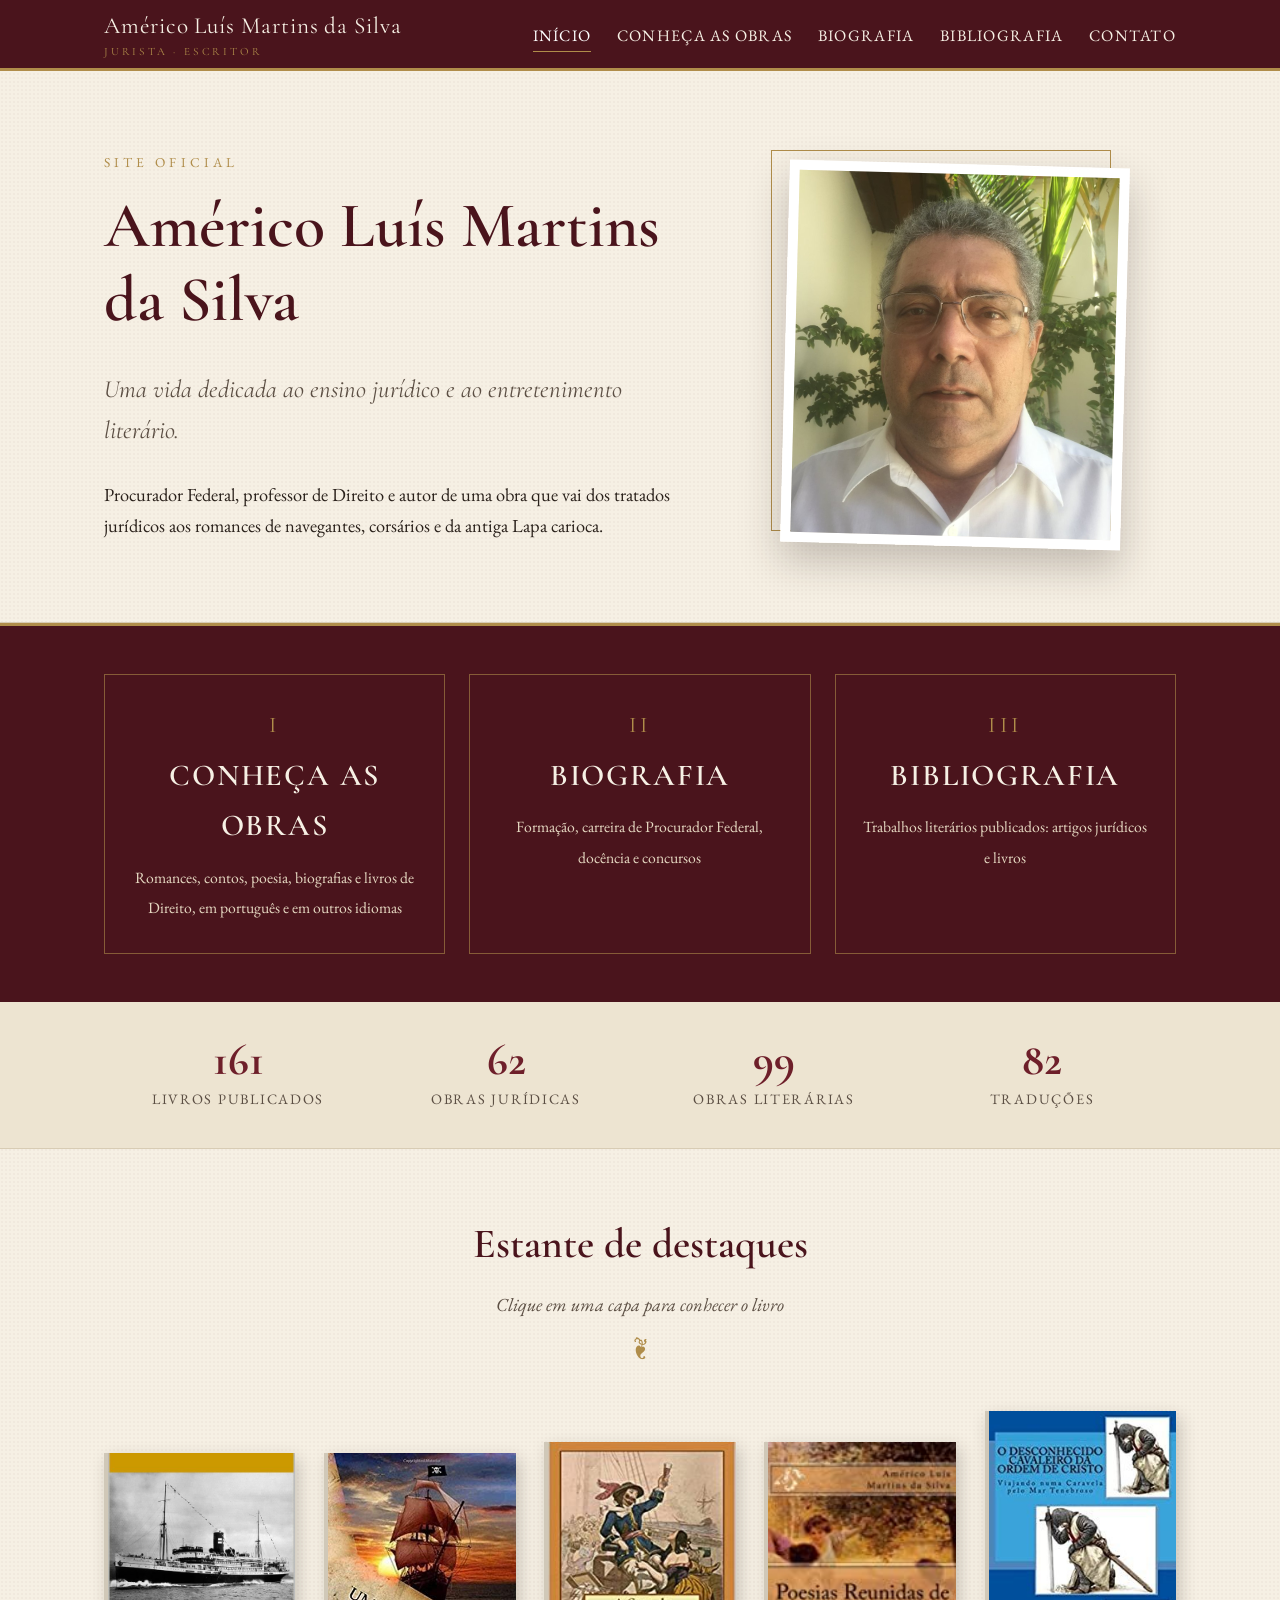
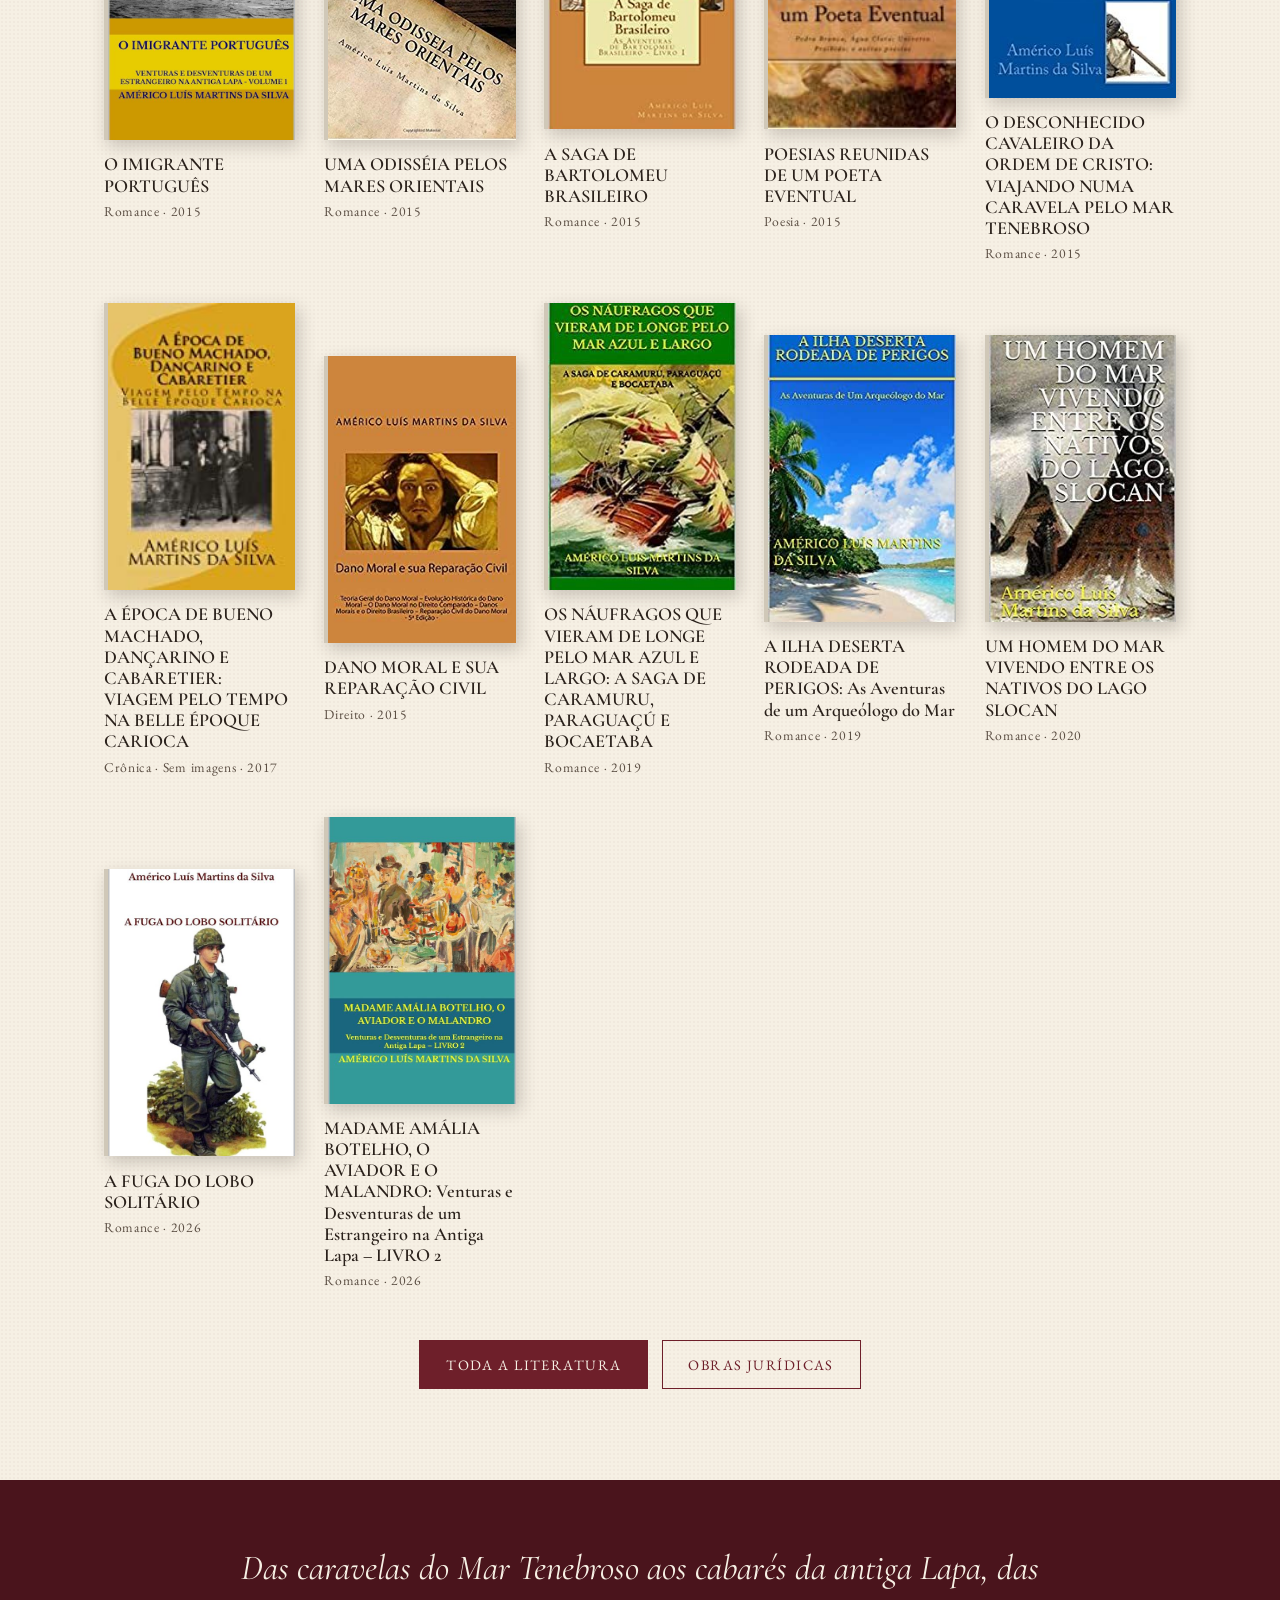
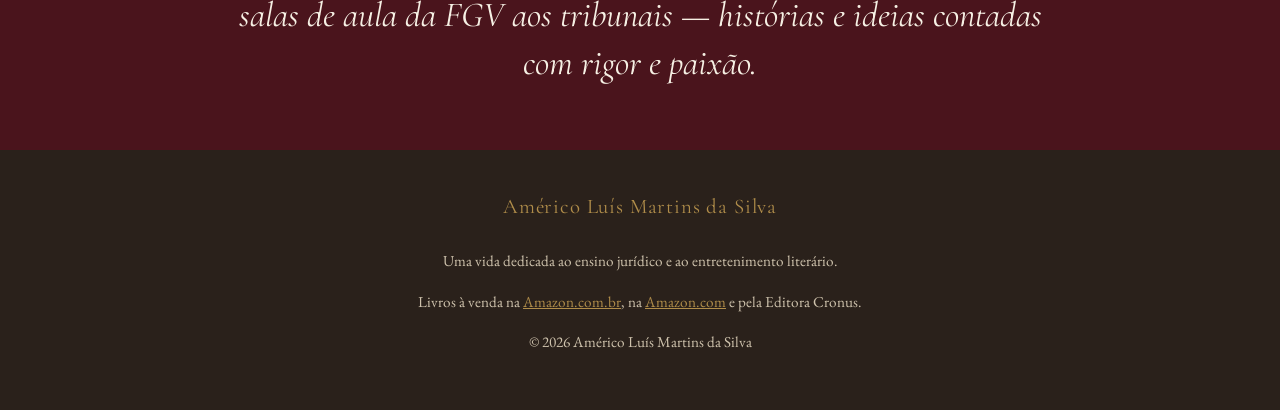
<file: index.html>
<!doctype html>
<html lang="pt-BR">
<head>
  <meta charset="utf-8">
  <meta name="viewport" content="width=device-width, initial-scale=1">
  <title>Américo Luís Martins da Silva — Jurista e Escritor</title>
  <meta name="description" content="Site oficial de Américo Luís Martins da Silva, Procurador Federal, professor e autor de mais de 40 livros de Direito, romances históricos, contos e poesia.">
  <link rel="preconnect" href="https://fonts.googleapis.com">
  <link rel="preconnect" href="https://fonts.gstatic.com" crossorigin>
  <link href="https://fonts.googleapis.com/css2?family=Cormorant+Garamond:ital,wght@0,500;0,600;1,500&family=EB+Garamond:ital@0;1&display=swap" rel="stylesheet">
  <link rel="stylesheet" href="css/estilo.css?v=202611241730">
</head>
<body>
  <header id="topo"></header>

  <main>
    <section class="heroi">
      <div class="container">
        <div>
          <div class="sobretitulo">Site oficial</div>
          <h1>Américo Luís Martins da Silva</h1>
          <p class="lema">Uma vida dedicada ao ensino jurídico e ao entretenimento literário.</p>
          <p>Procurador Federal, professor de Direito e autor de uma obra que vai dos tratados jurídicos aos romances de navegantes, corsários e da antiga Lapa carioca.</p>
        </div>
        <figure class="retrato" style="margin:0">
          <img src="img/autor.jpg" alt="Retrato de Américo Luís Martins da Silva">
        </figure>
      </div>
    </section>

    <nav class="acessos" aria-label="Acessos principais">
      <div class="container">
        <a class="acesso" href="obras.html">
          <span class="acesso-num">I</span>
          <strong>Conheça as obras</strong>
          <span>Romances, contos, poesia, biografias e livros de Direito, em português e em outros idiomas</span>
        </a>
        <a class="acesso" href="biografia.html">
          <span class="acesso-num">II</span>
          <strong>Biografia</strong>
          <span>Formação, carreira de Procurador Federal, docência e concursos</span>
        </a>
        <a class="acesso" href="bibliografia.html">
          <span class="acesso-num">III</span>
          <strong>Bibliografia</strong>
          <span>Trabalhos literários publicados: artigos jurídicos e livros</span>
        </a>
      </div>
    </nav>

    <section class="numeros" aria-label="A obra em números">
      <div class="container">
        <div><strong data-conta="todas">0</strong><span>Livros publicados</span></div>
        <div><strong data-conta="direito">0</strong><span>Obras jurídicas</span></div>
        <div><strong data-conta="literatura">0</strong><span>Obras literárias</span></div>
        <div><strong data-conta="traducoes">0</strong><span>Traduções</span></div>
      </div>
    </section>

    <section class="secao">
      <div class="container">
        <div class="secao-titulo">
          <h2>Estante de destaques</h2>
          <p>Clique em uma capa para conhecer o livro</p>
        </div>
        <div class="estante" id="destaques"></div>
        <p style="text-align:center;margin-top:3rem">
          <a class="botao" href="obras.html#literatura">Toda a literatura</a>
          <a class="botao vazado" href="obras.html#direito">Obras jurídicas</a>
        </p>
      </div>
    </section>

    <section class="citacao">
      <blockquote>
        Das caravelas do Mar Tenebroso aos cabarés da antiga Lapa, das salas de aula da FGV aos tribunais — histórias e ideias contadas com rigor e paixão.
      </blockquote>
    </section>
  </main>

  <footer id="rodape"></footer>
  <script src="js/obras.js?v=202611241730"></script>
  <script src="js/site.js?v=202611241730"></script>
</body>
</html>
</file>
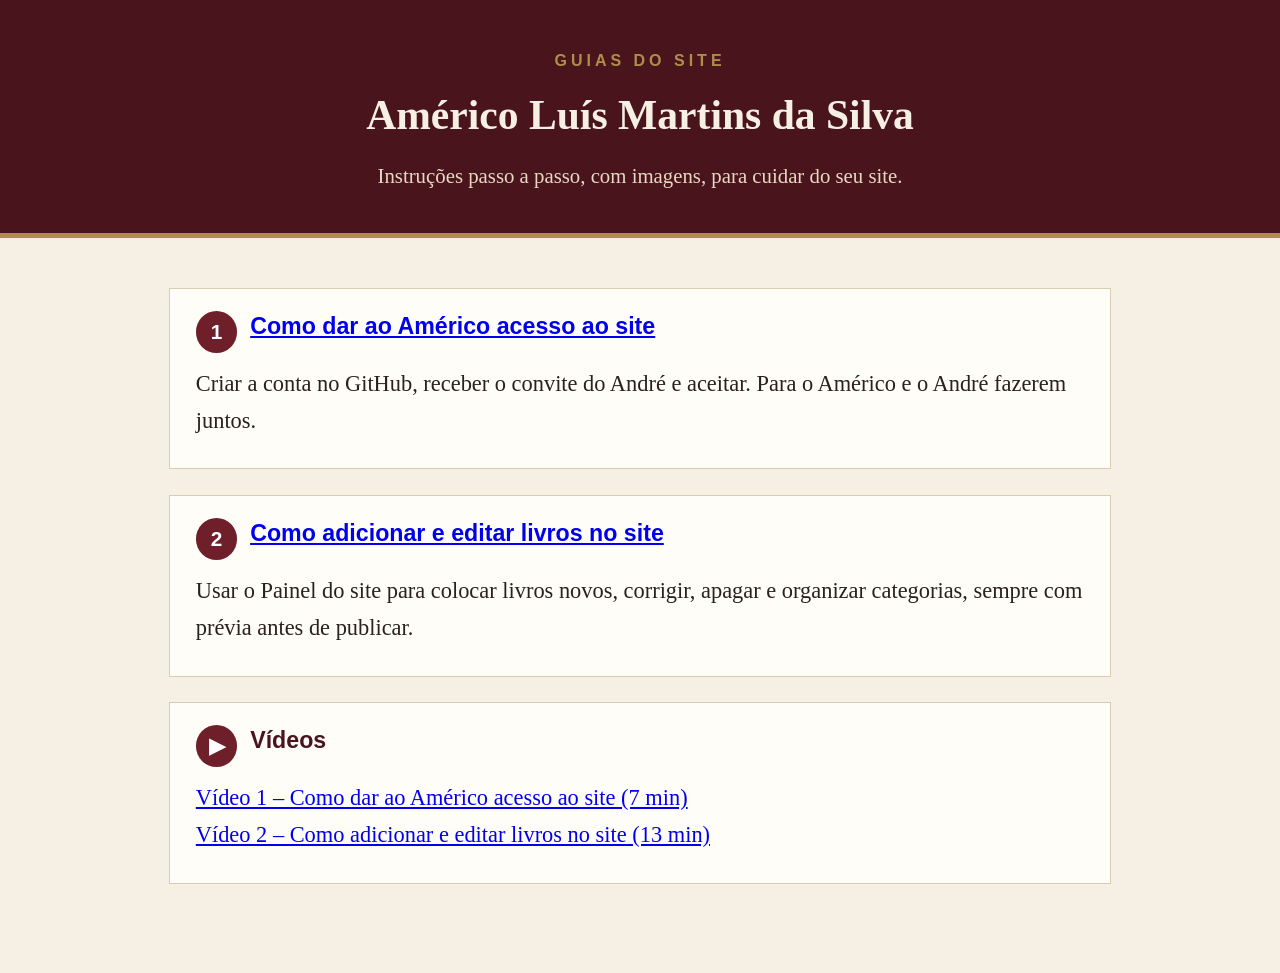
<file: guias/index.html>
<!doctype html><html lang="pt-BR"><head><meta charset="utf-8"><meta name="robots" content="noindex"><meta name="viewport" content="width=device-width,initial-scale=1">
<title>Guias do site — Américo Luís Martins da Silva</title><link rel="stylesheet" href="guia.css"></head><body>
<header class="capa"><div class="selo">GUIAS DO SITE</div><h1>Américo Luís Martins da Silva</h1><p>Instruções passo a passo, com imagens, para cuidar do seu site.</p></header>
<main>
<div class="passo"><h3><span class="num">1</span><span><a href="guia1.html">Como dar ao Américo acesso ao site</a></span></h3><p>Criar a conta no GitHub, receber o convite do André e aceitar. Para o Américo e o André fazerem juntos.</p></div>
<div class="passo"><h3><span class="num">2</span><span><a href="guia2.html">Como adicionar e editar livros no site</a></span></h3><p>Usar o Painel do site para colocar livros novos, corrigir, apagar e organizar categorias, sempre com prévia antes de publicar.</p></div>
<div class="passo"><h3><span class="num">▶</span><span>Vídeos</span></h3><p><a href="videos/video1.mp4">Vídeo 1 – Como dar ao Américo acesso ao site (7 min)</a><br><a href="videos/video2.mp4">Vídeo 2 – Como adicionar e editar livros no site (13 min)</a></p></div>
</main></body></html>
</file>
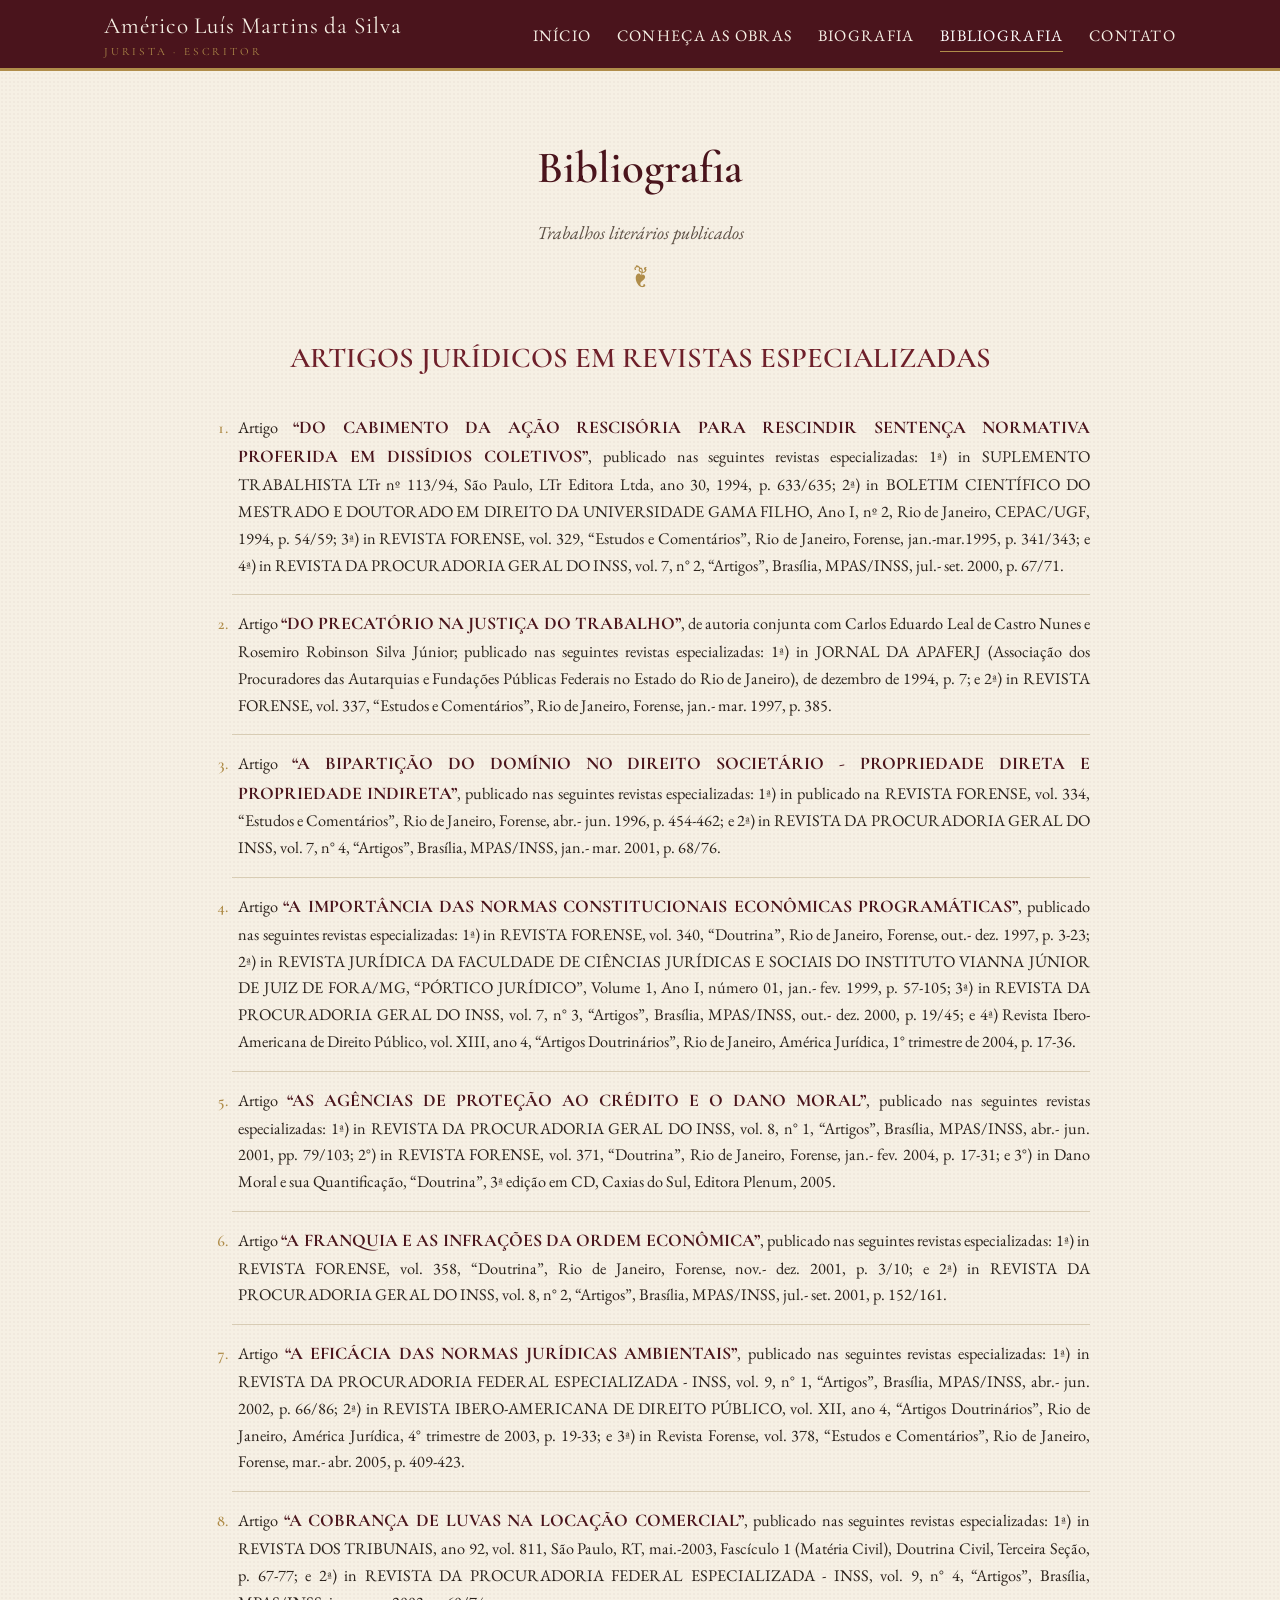
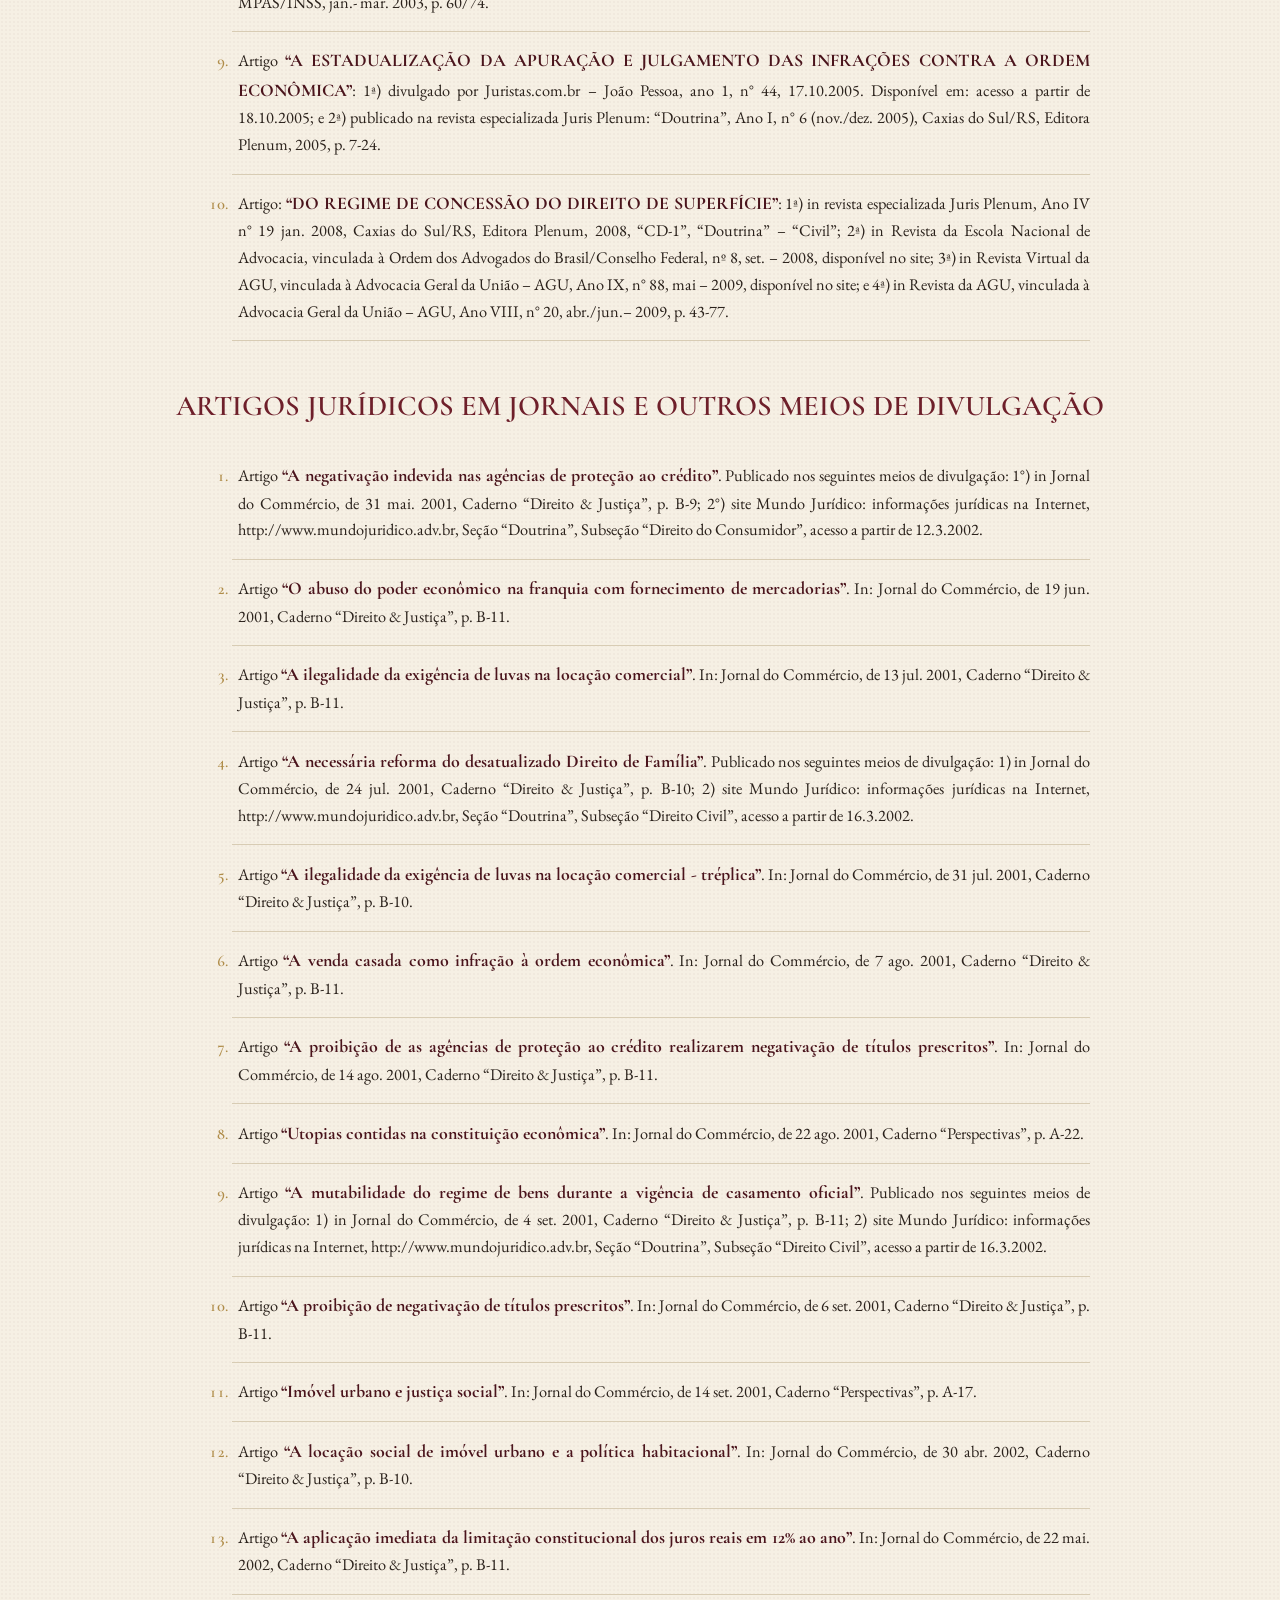
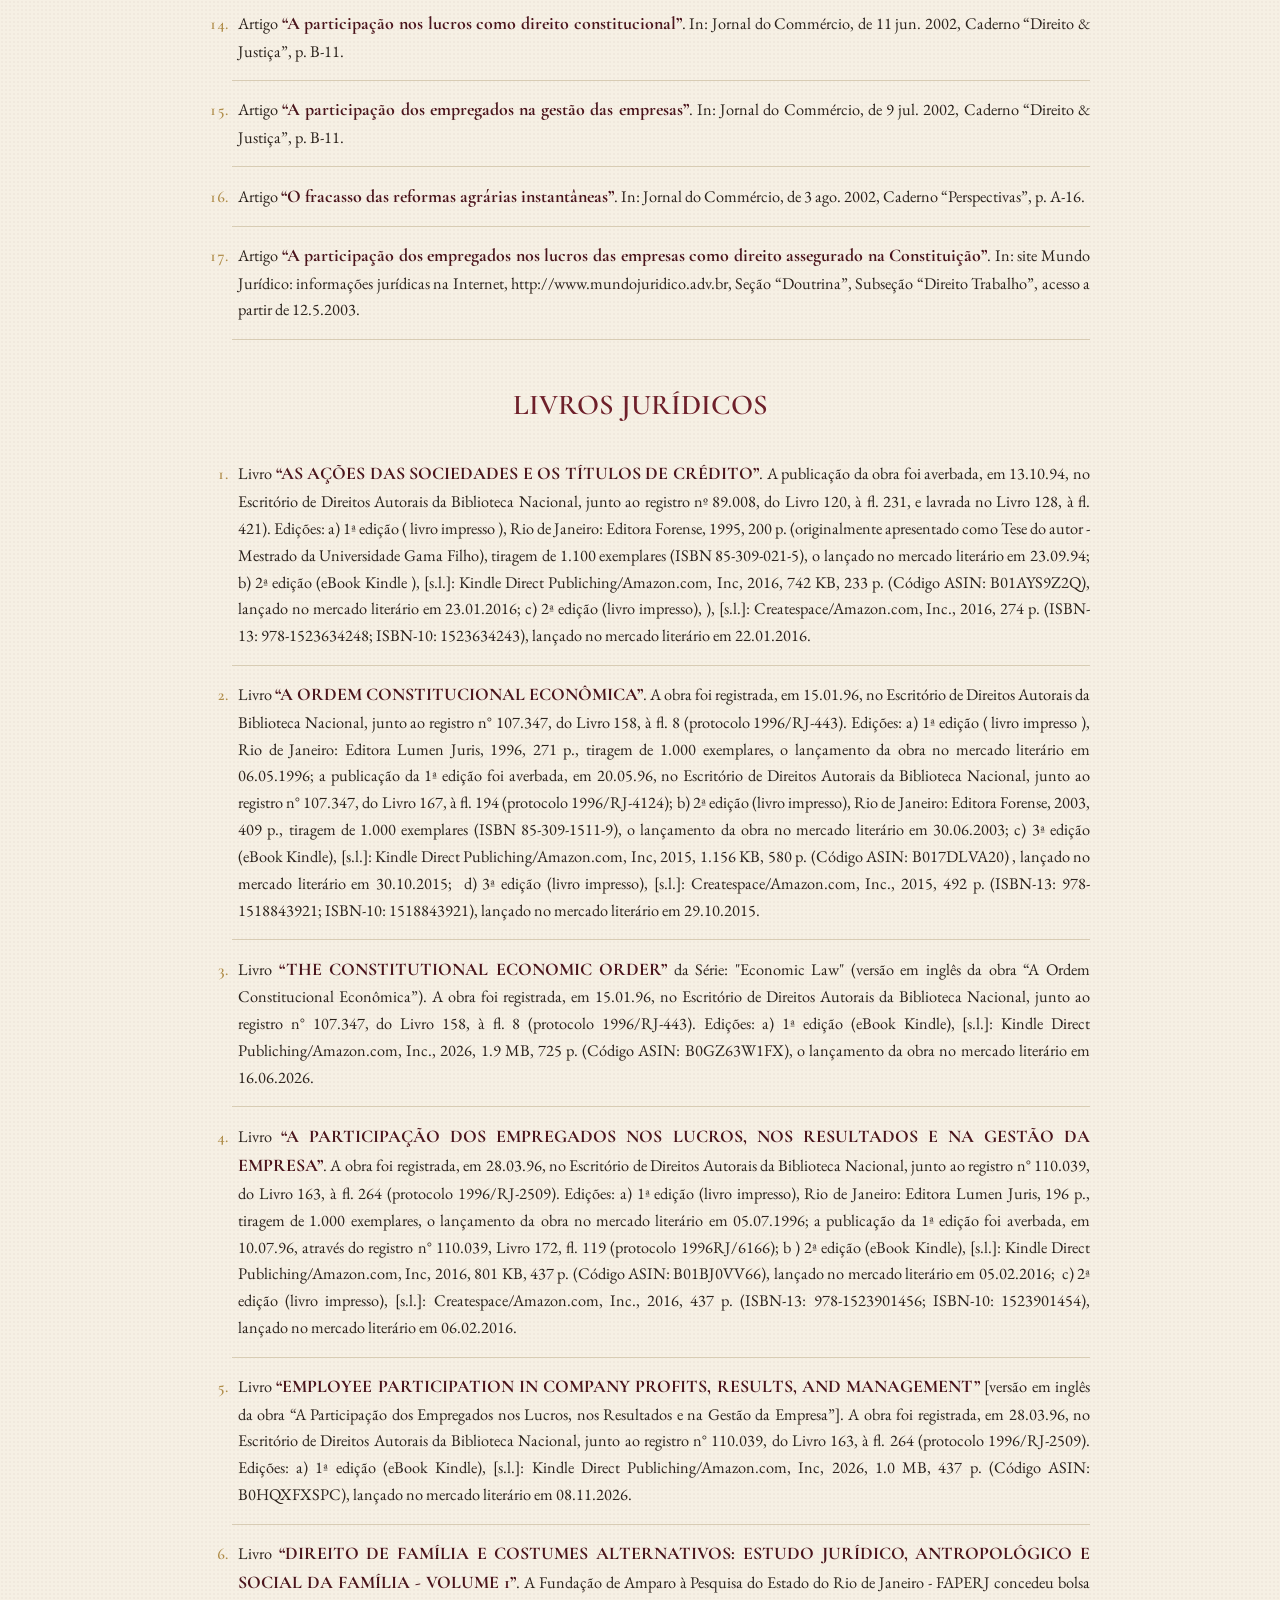
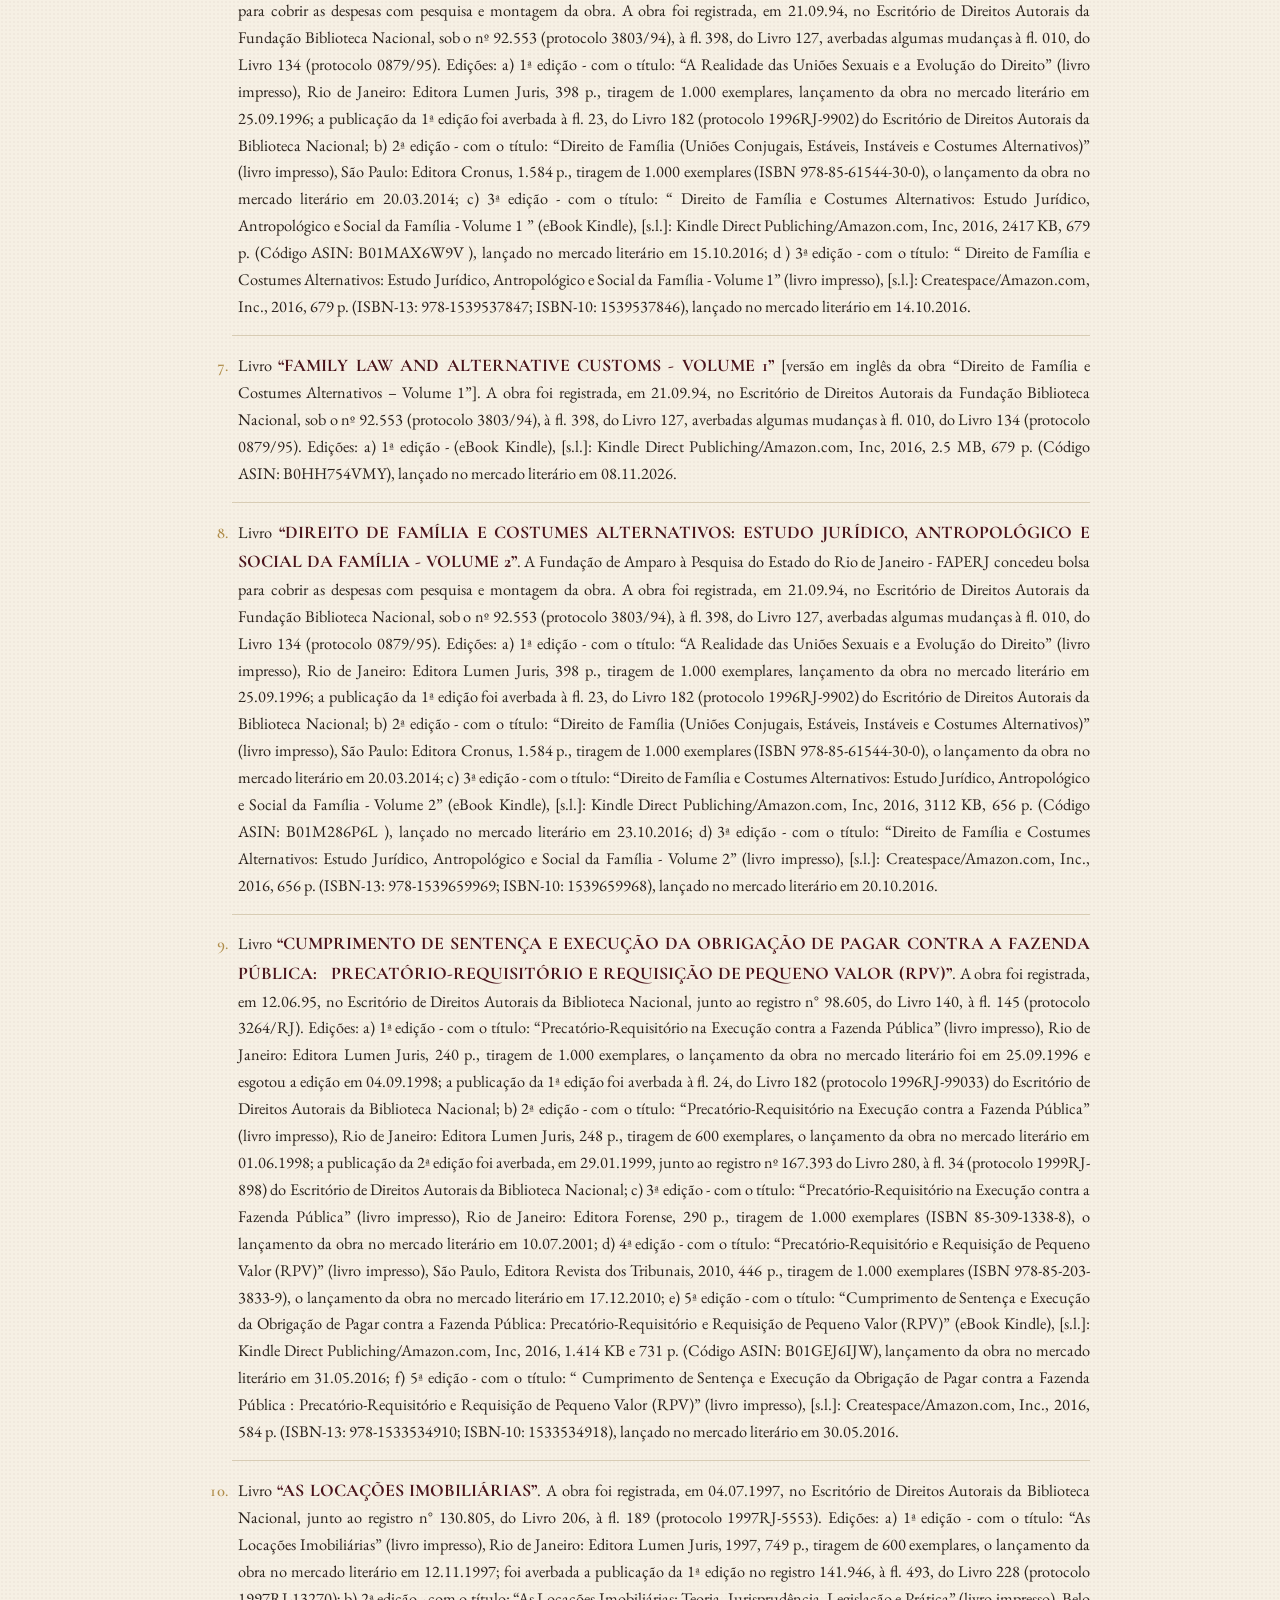
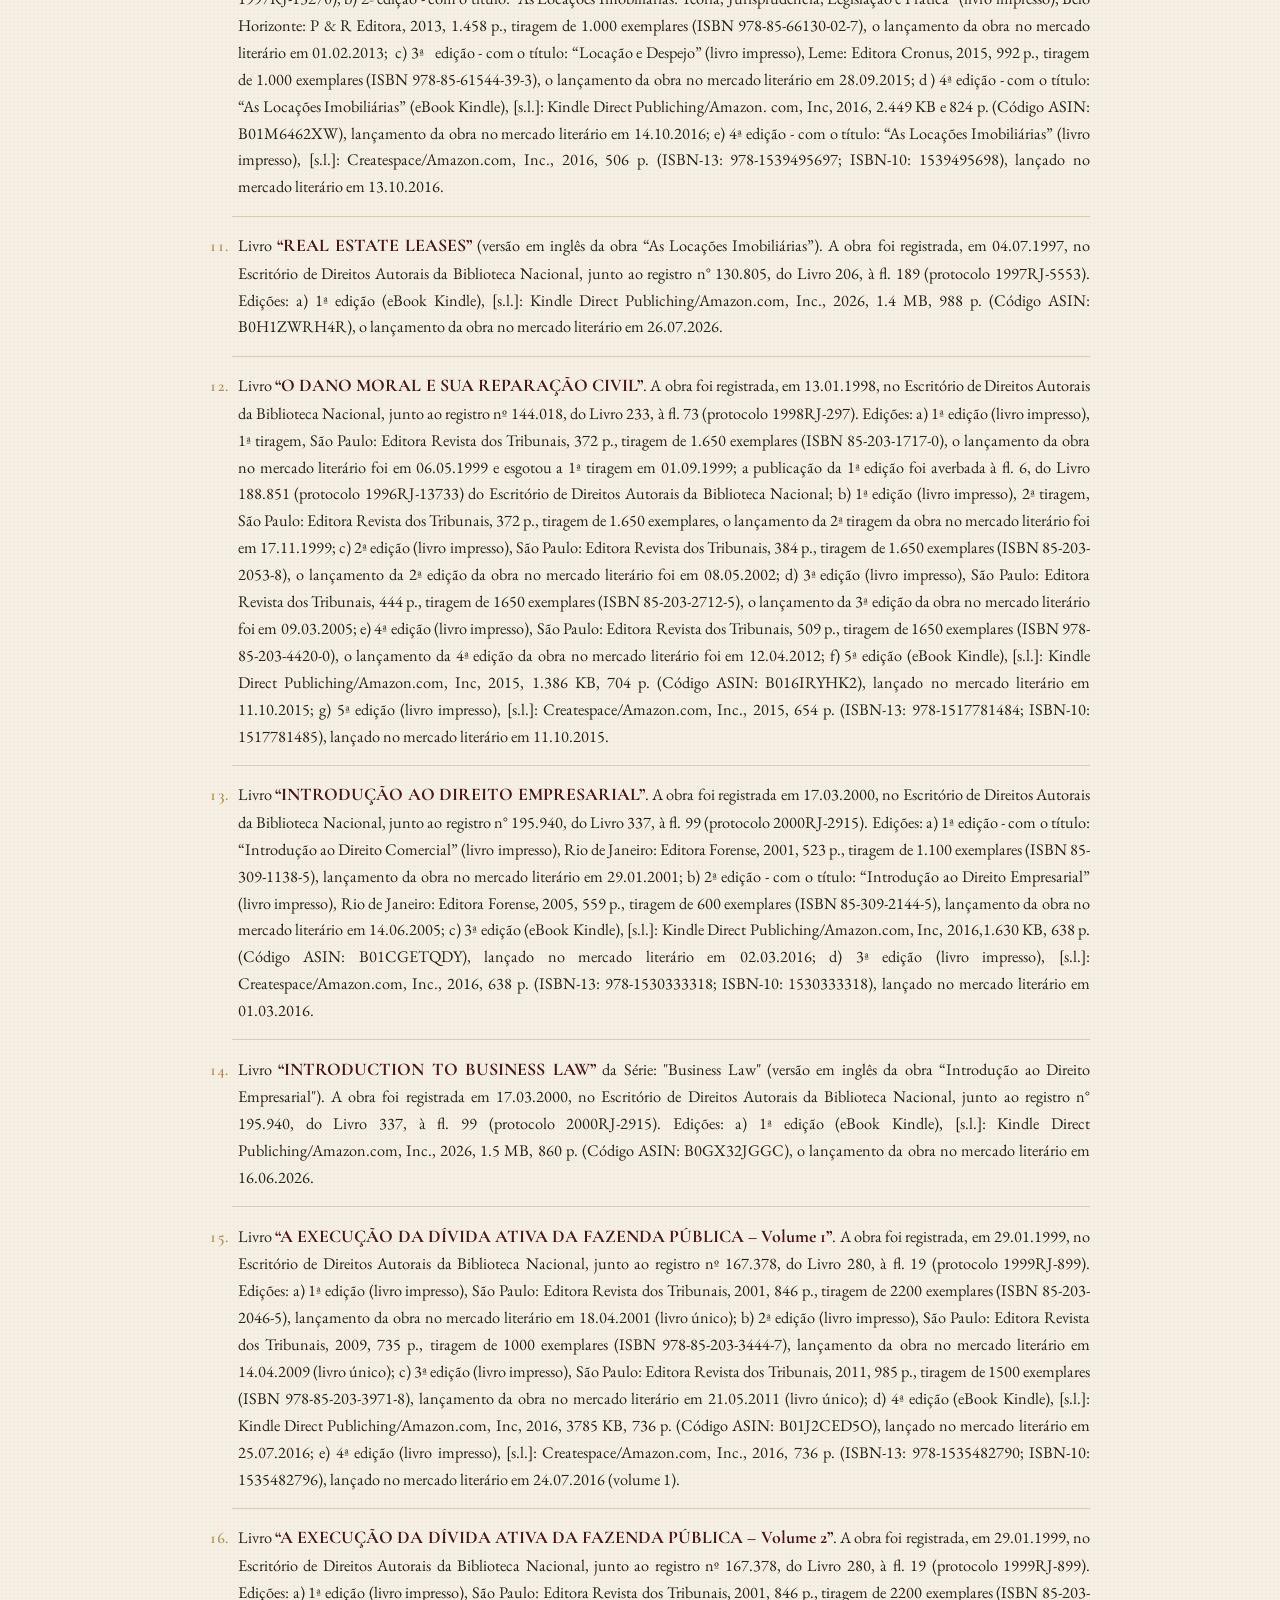
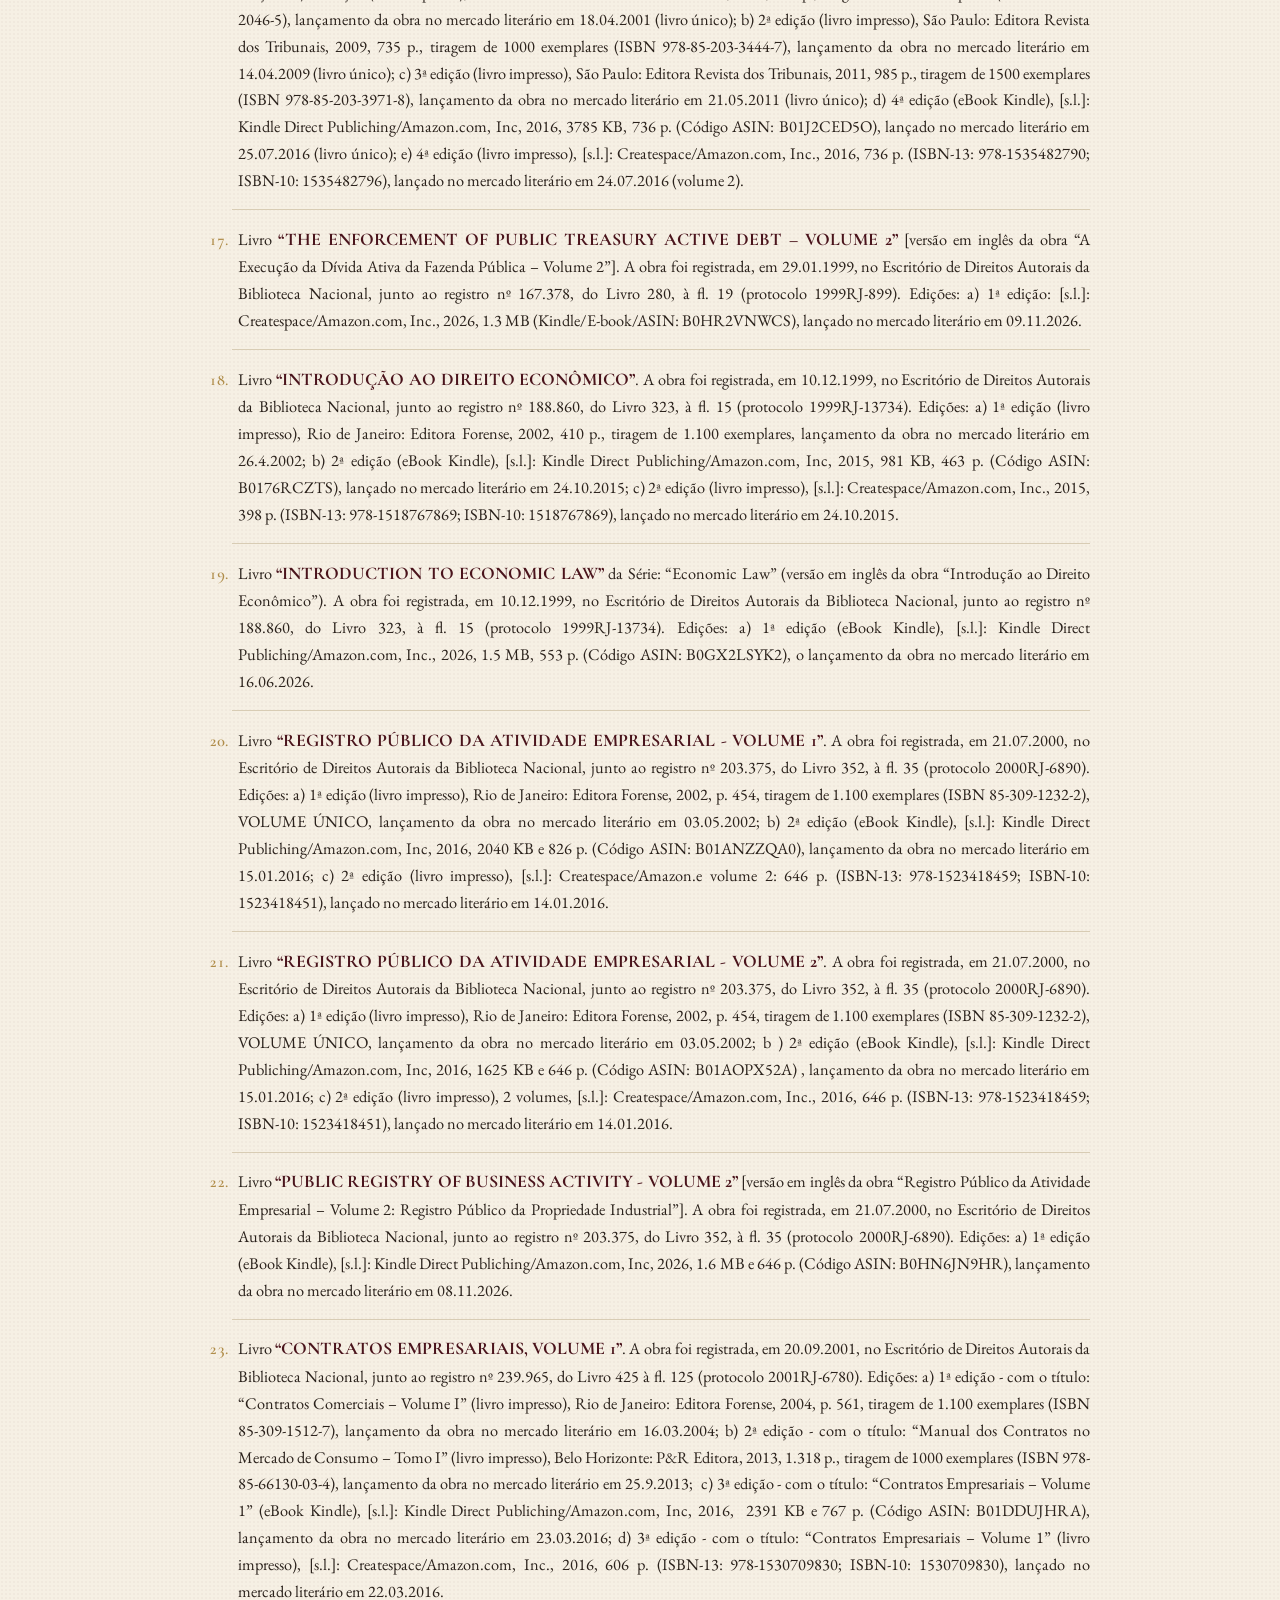
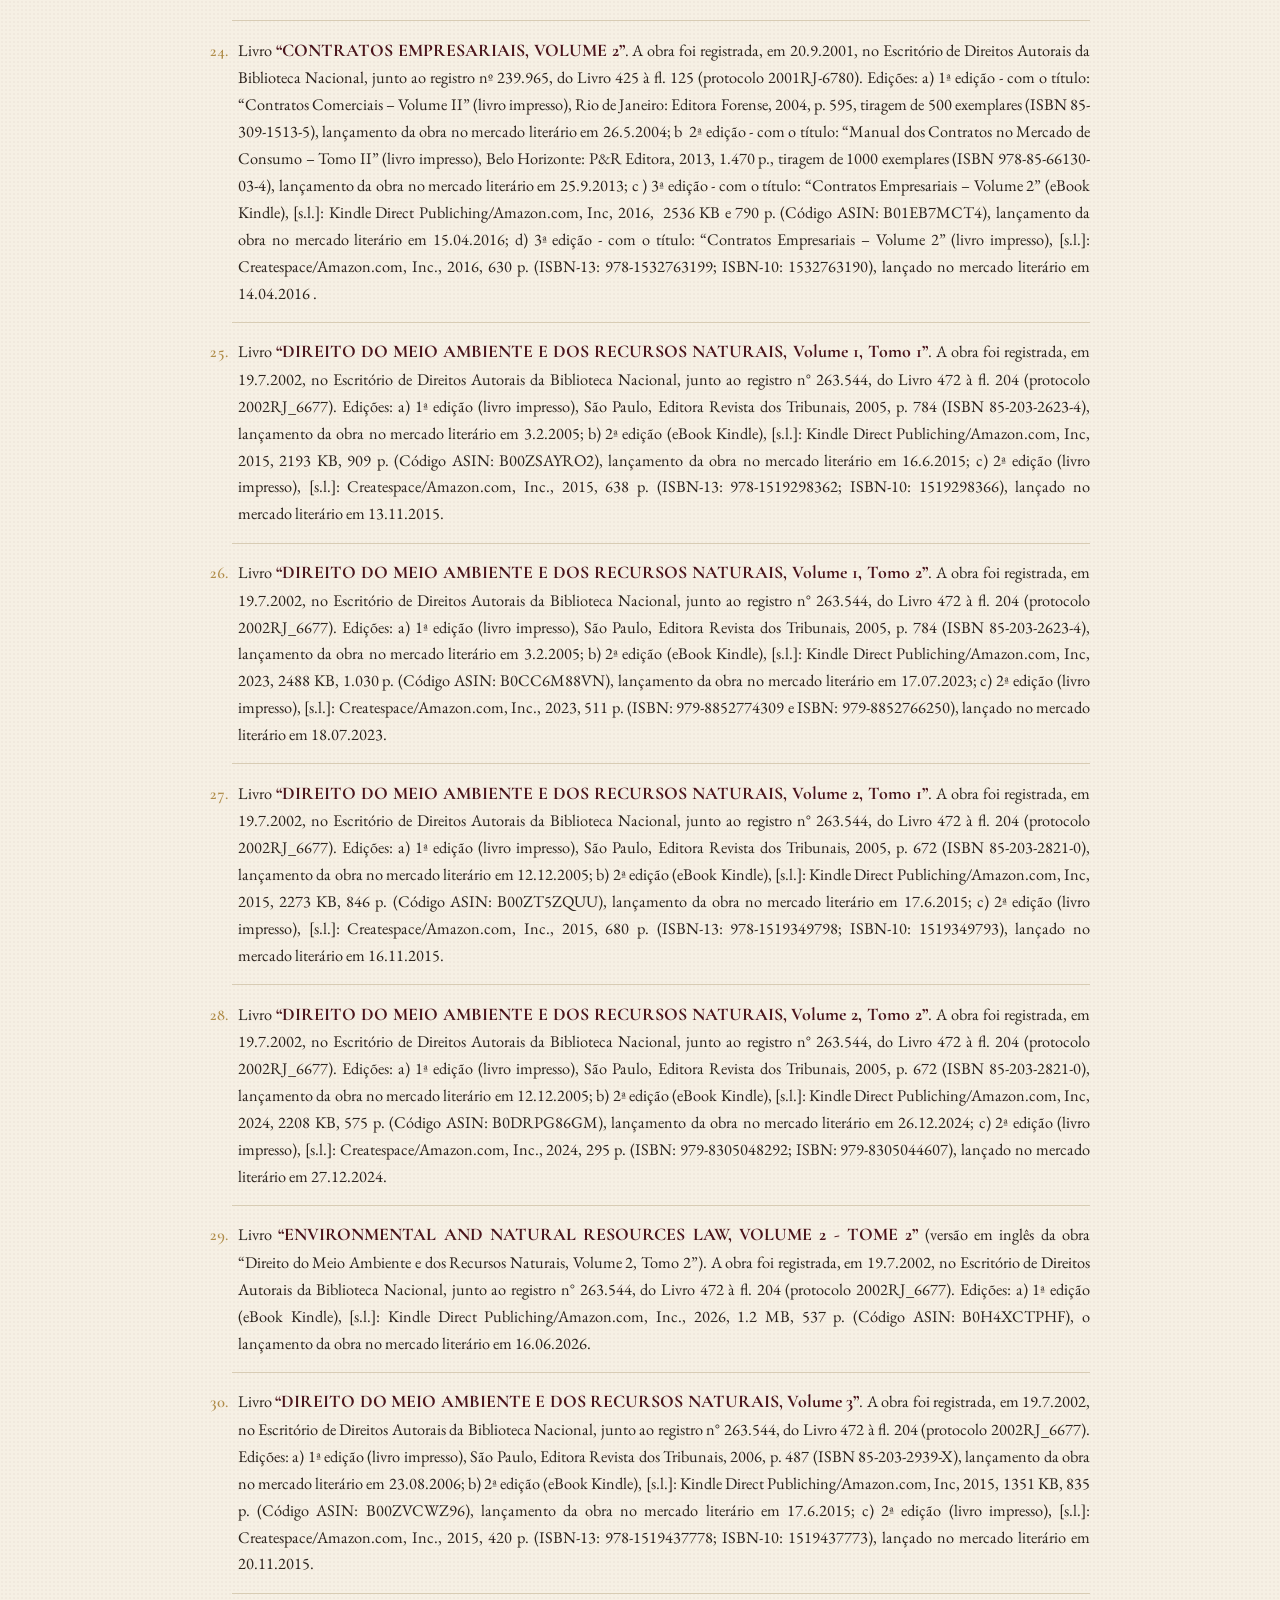
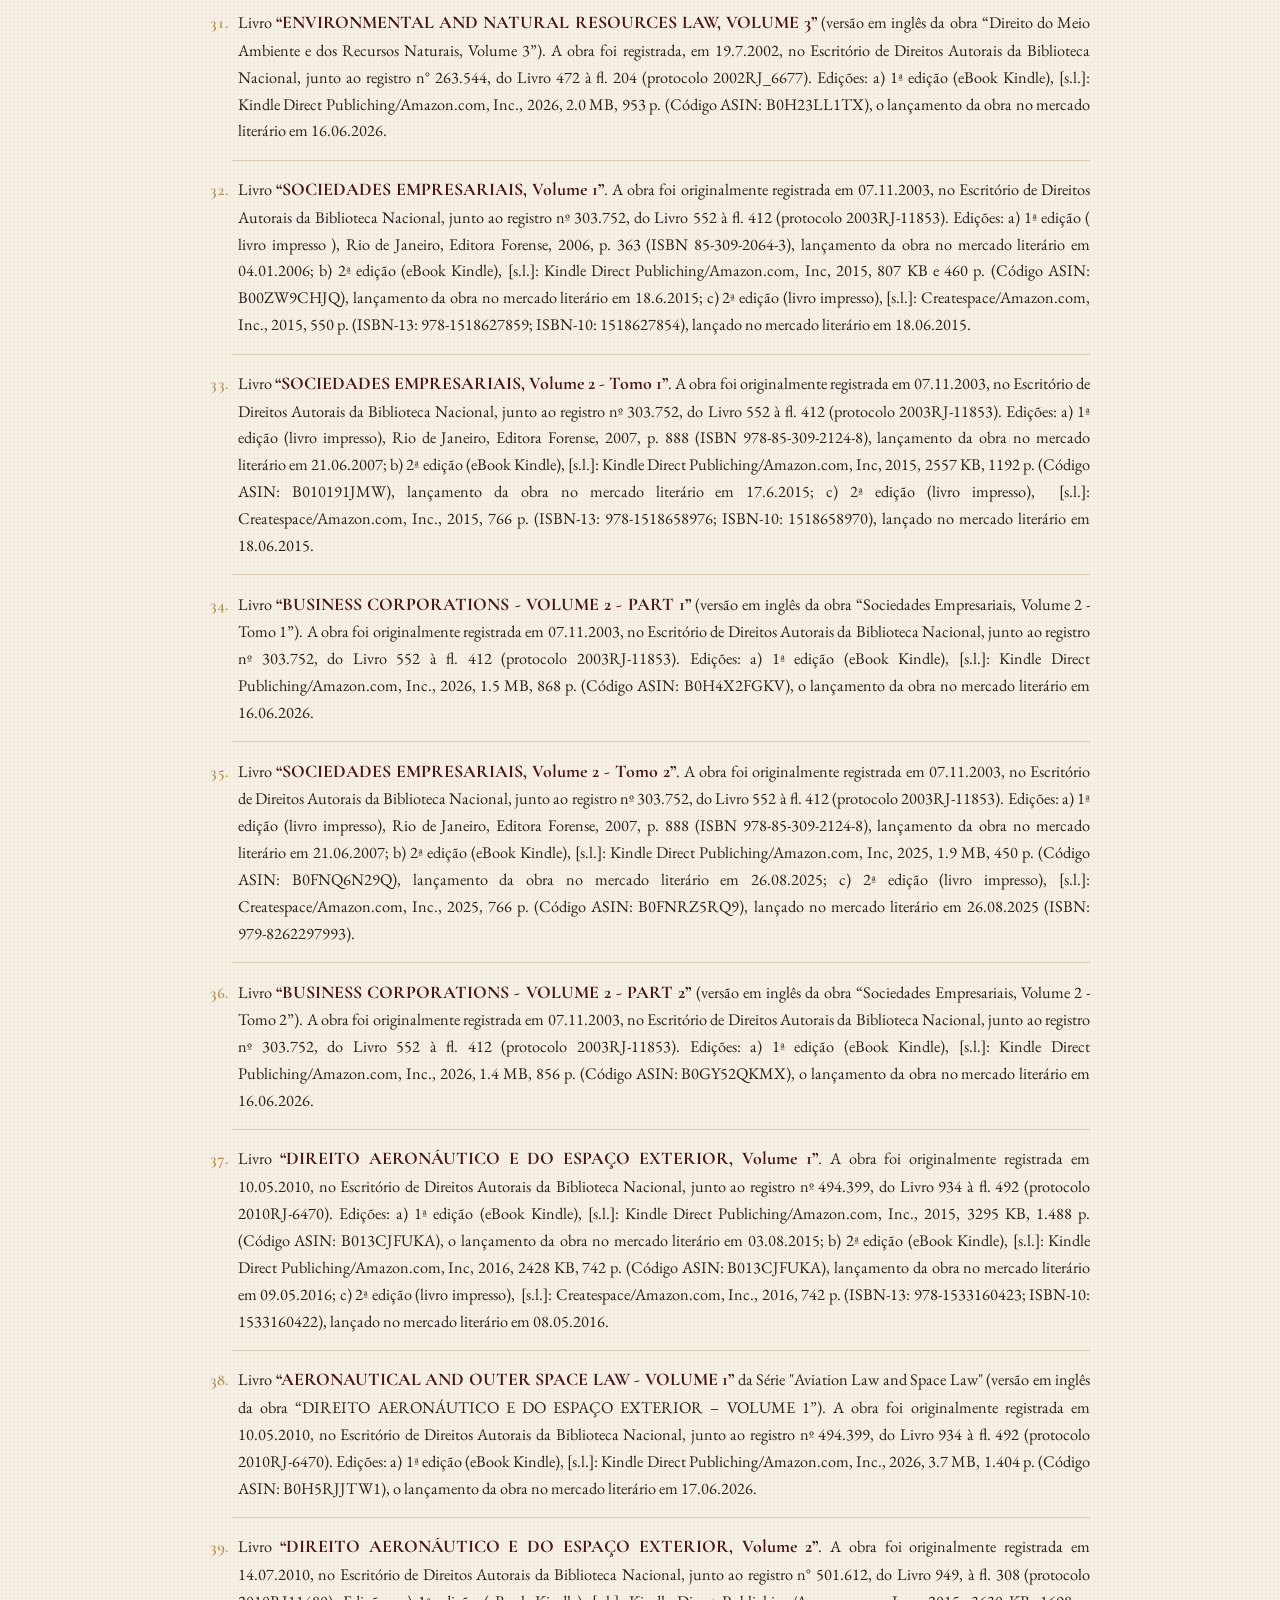
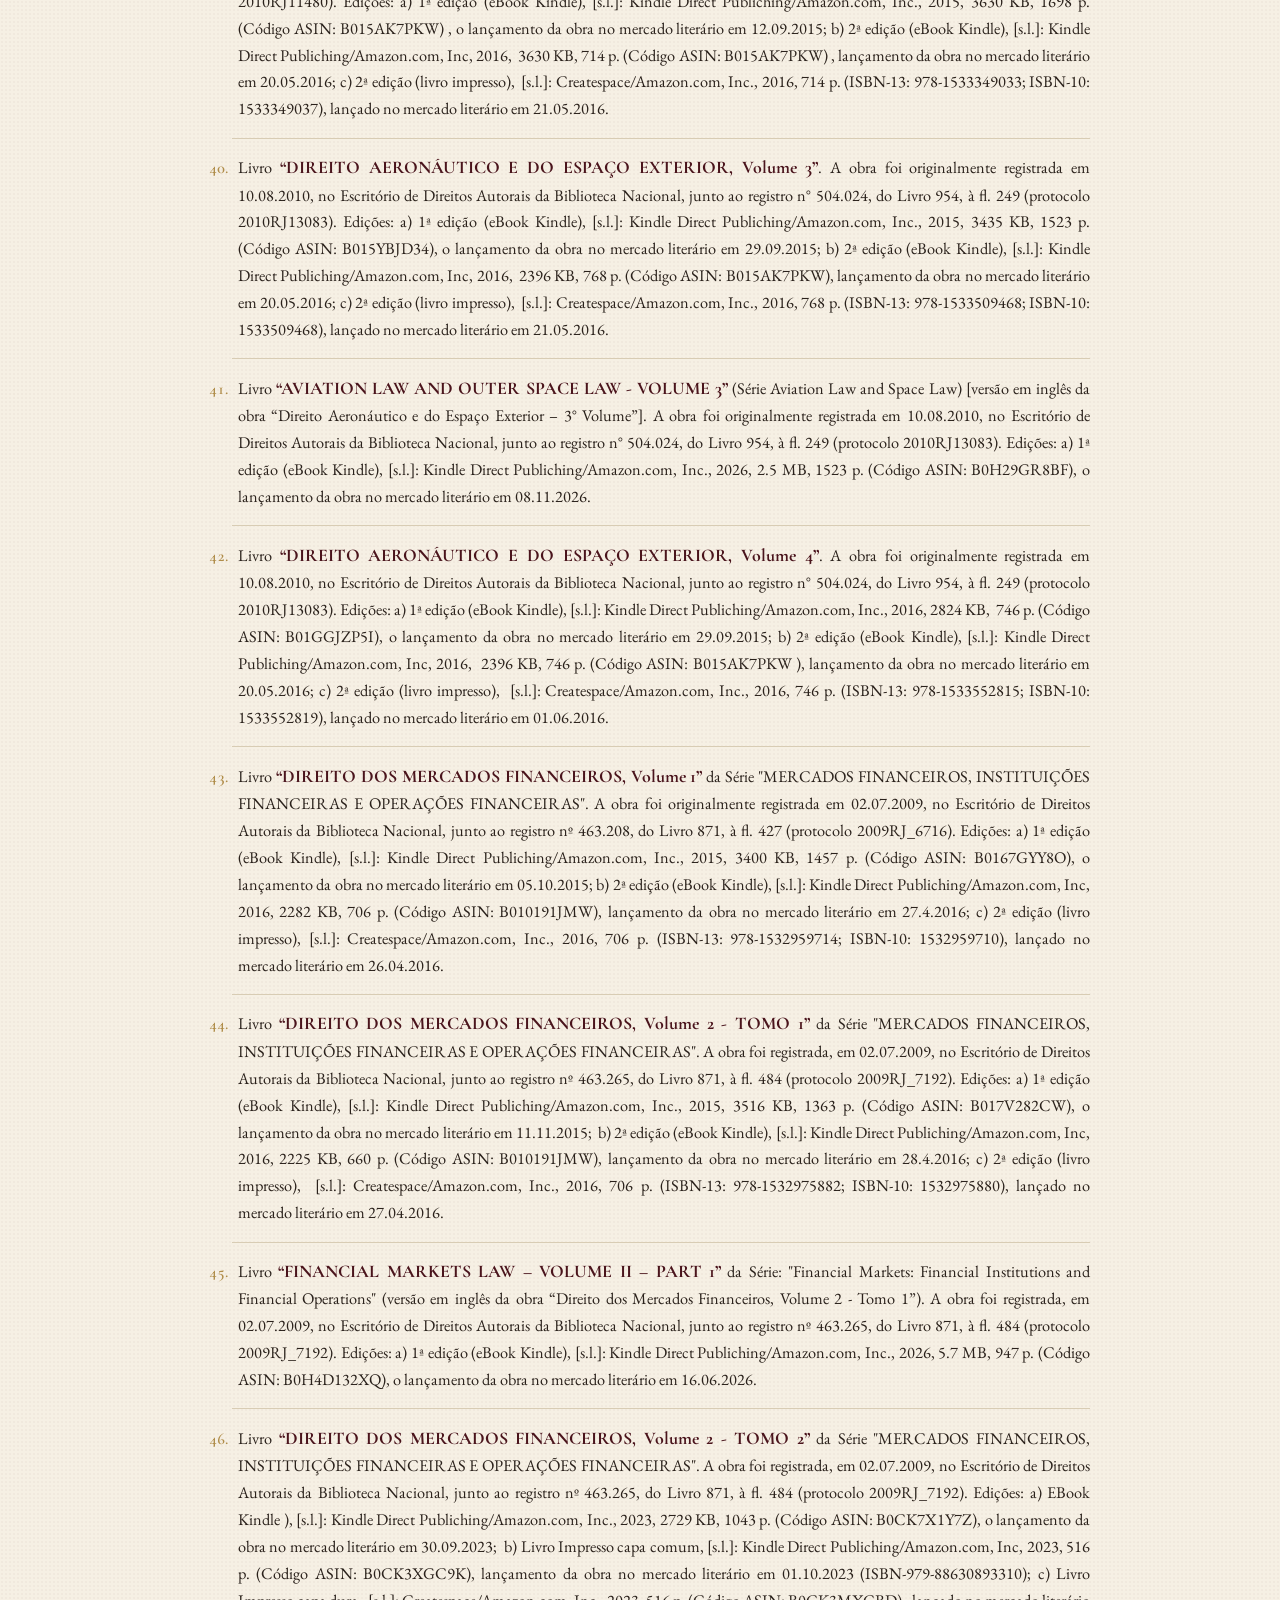
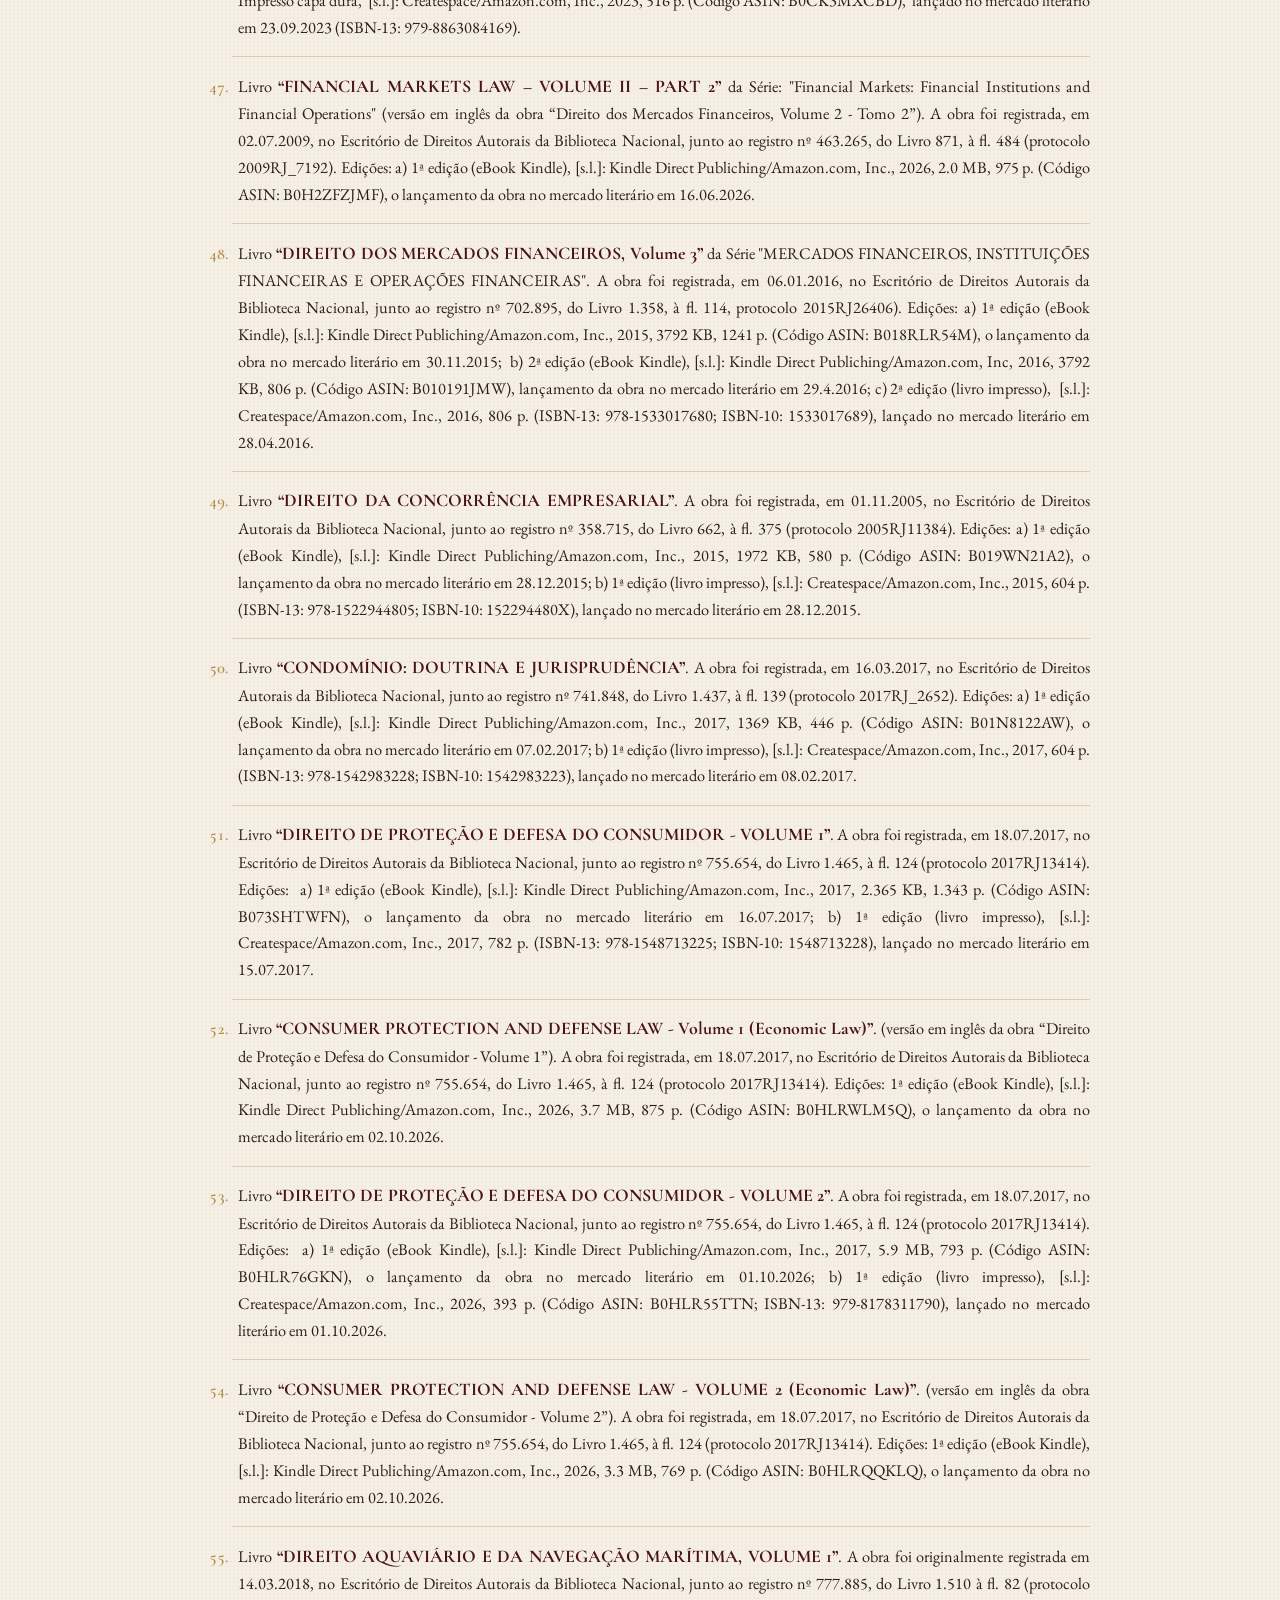
<file: artigos.html>
<!doctype html>
<html lang="pt-BR"><head><meta charset="utf-8"><title>Bibliografia</title>
<meta http-equiv="refresh" content="0; url=bibliografia.html"><link rel="canonical" href="bibliografia.html"></head>
<body><p>Esta página mudou para <a href="bibliografia.html">Bibliografia</a>.</p></body></html>
</file>
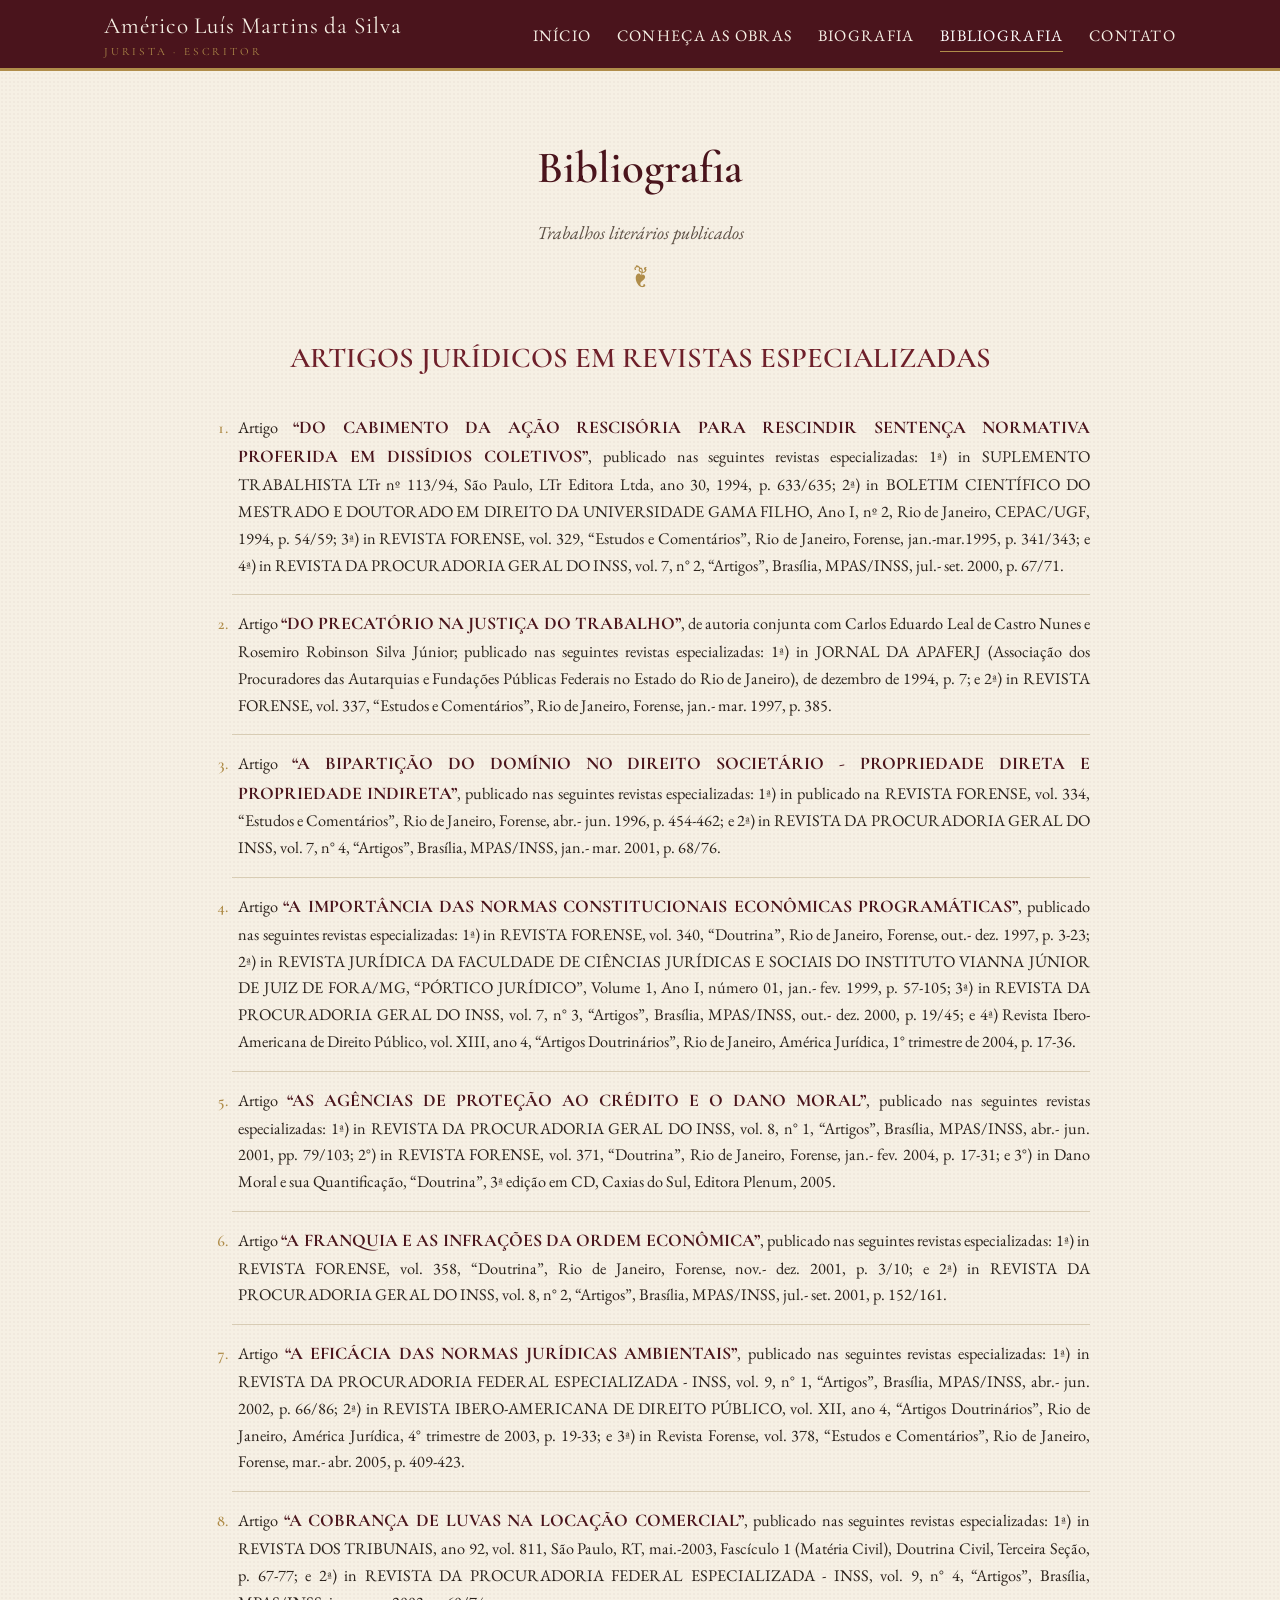
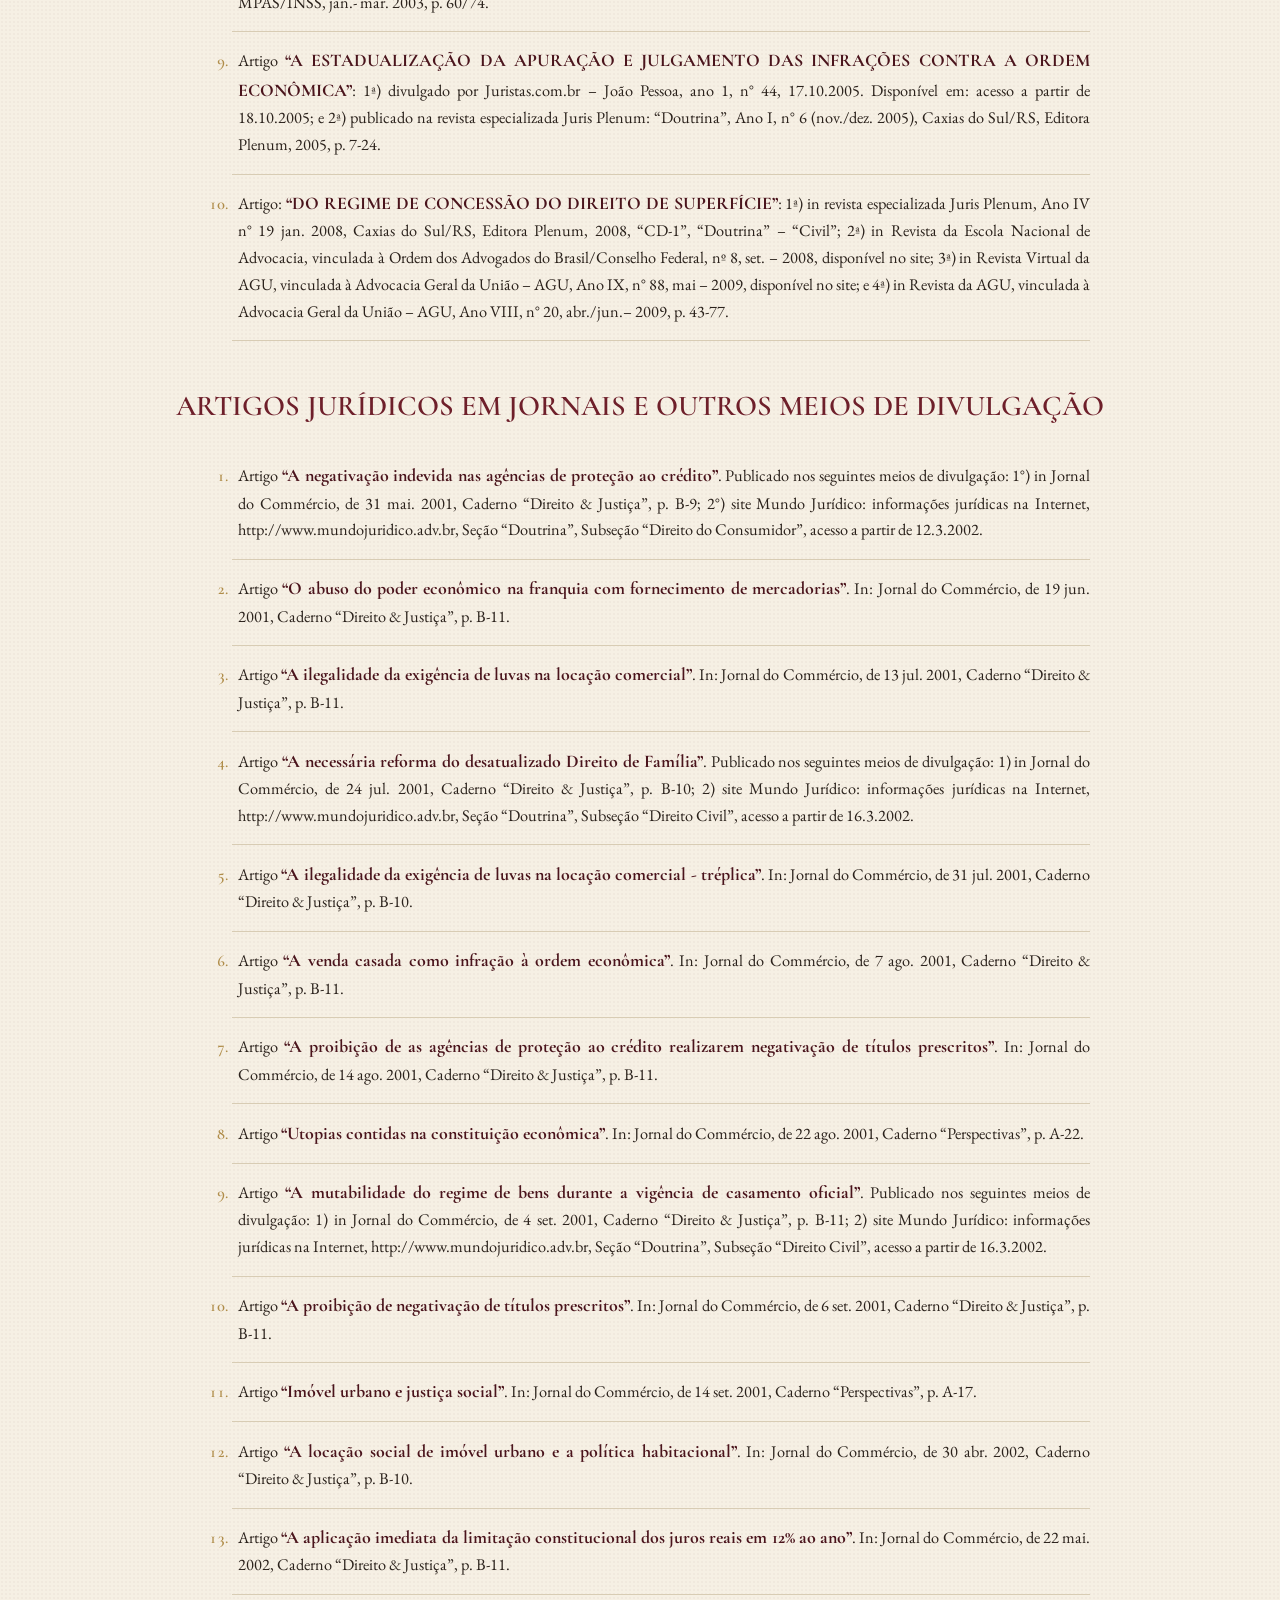
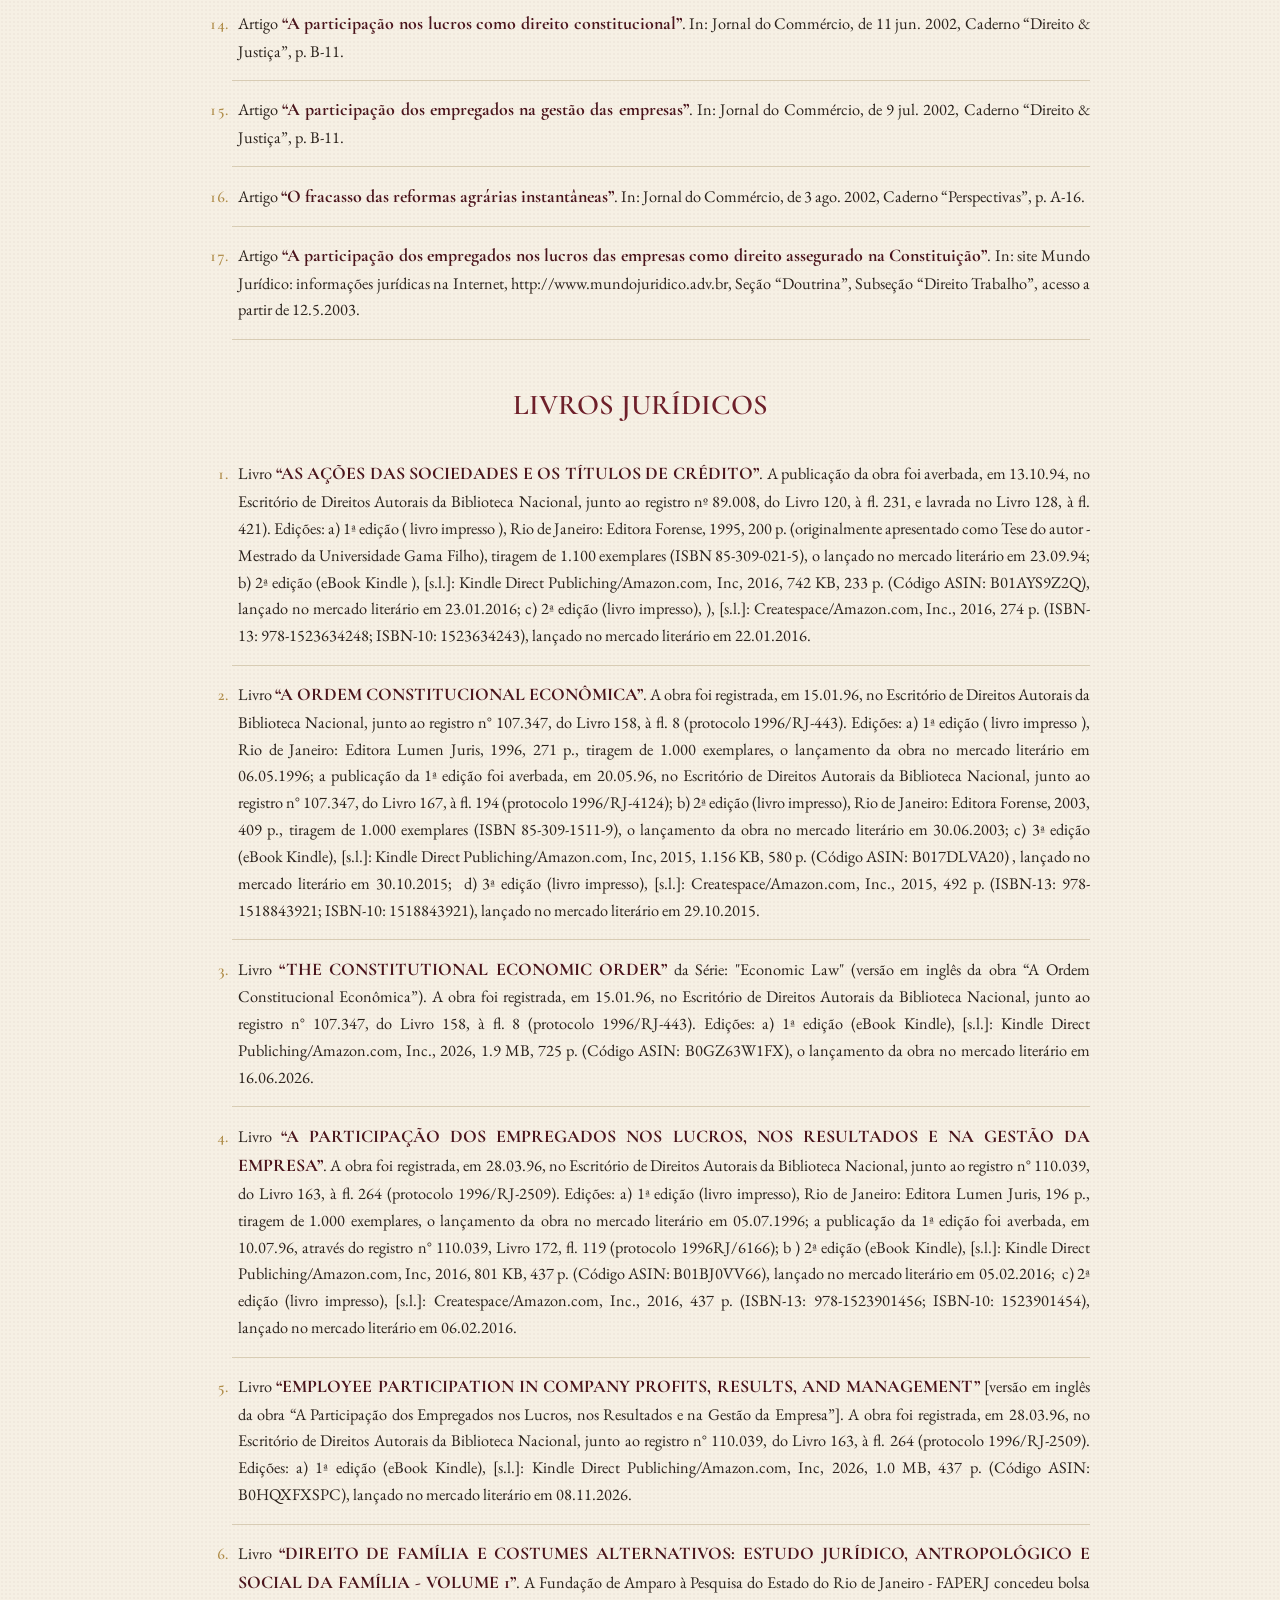
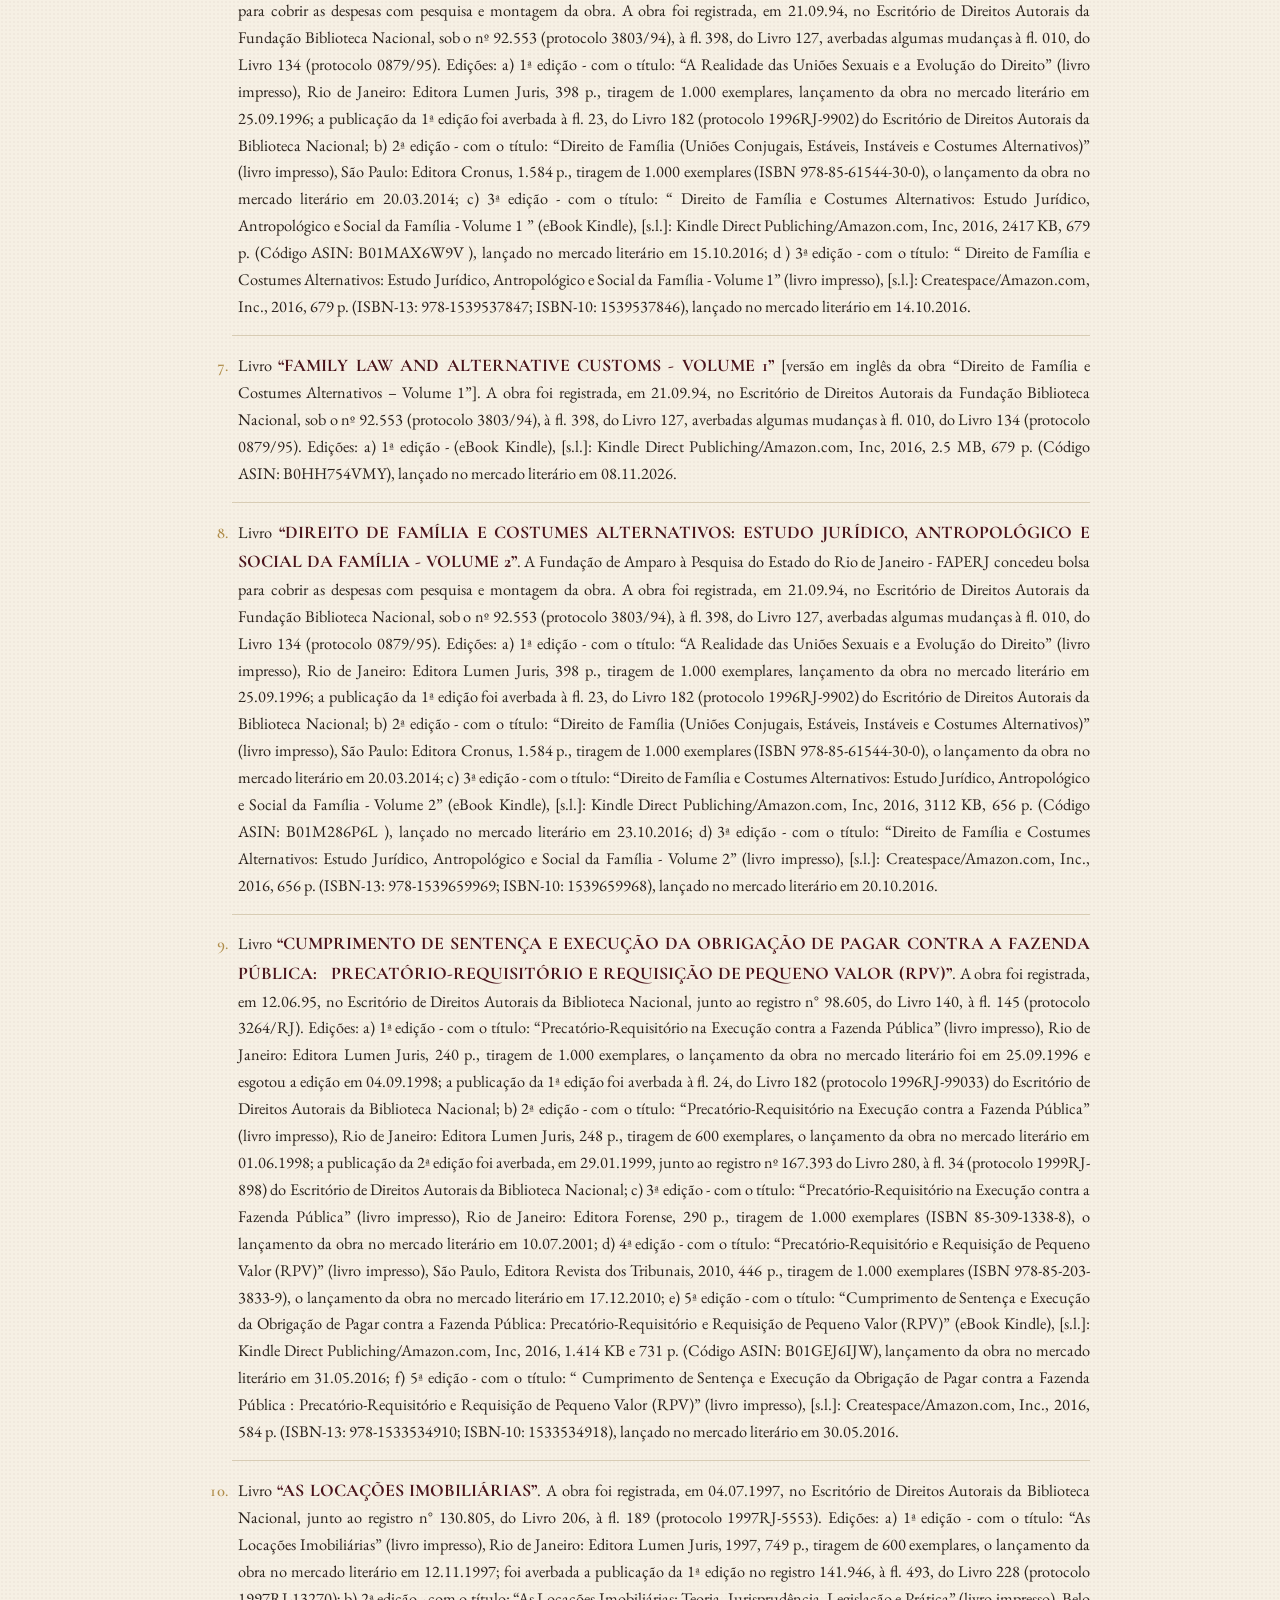
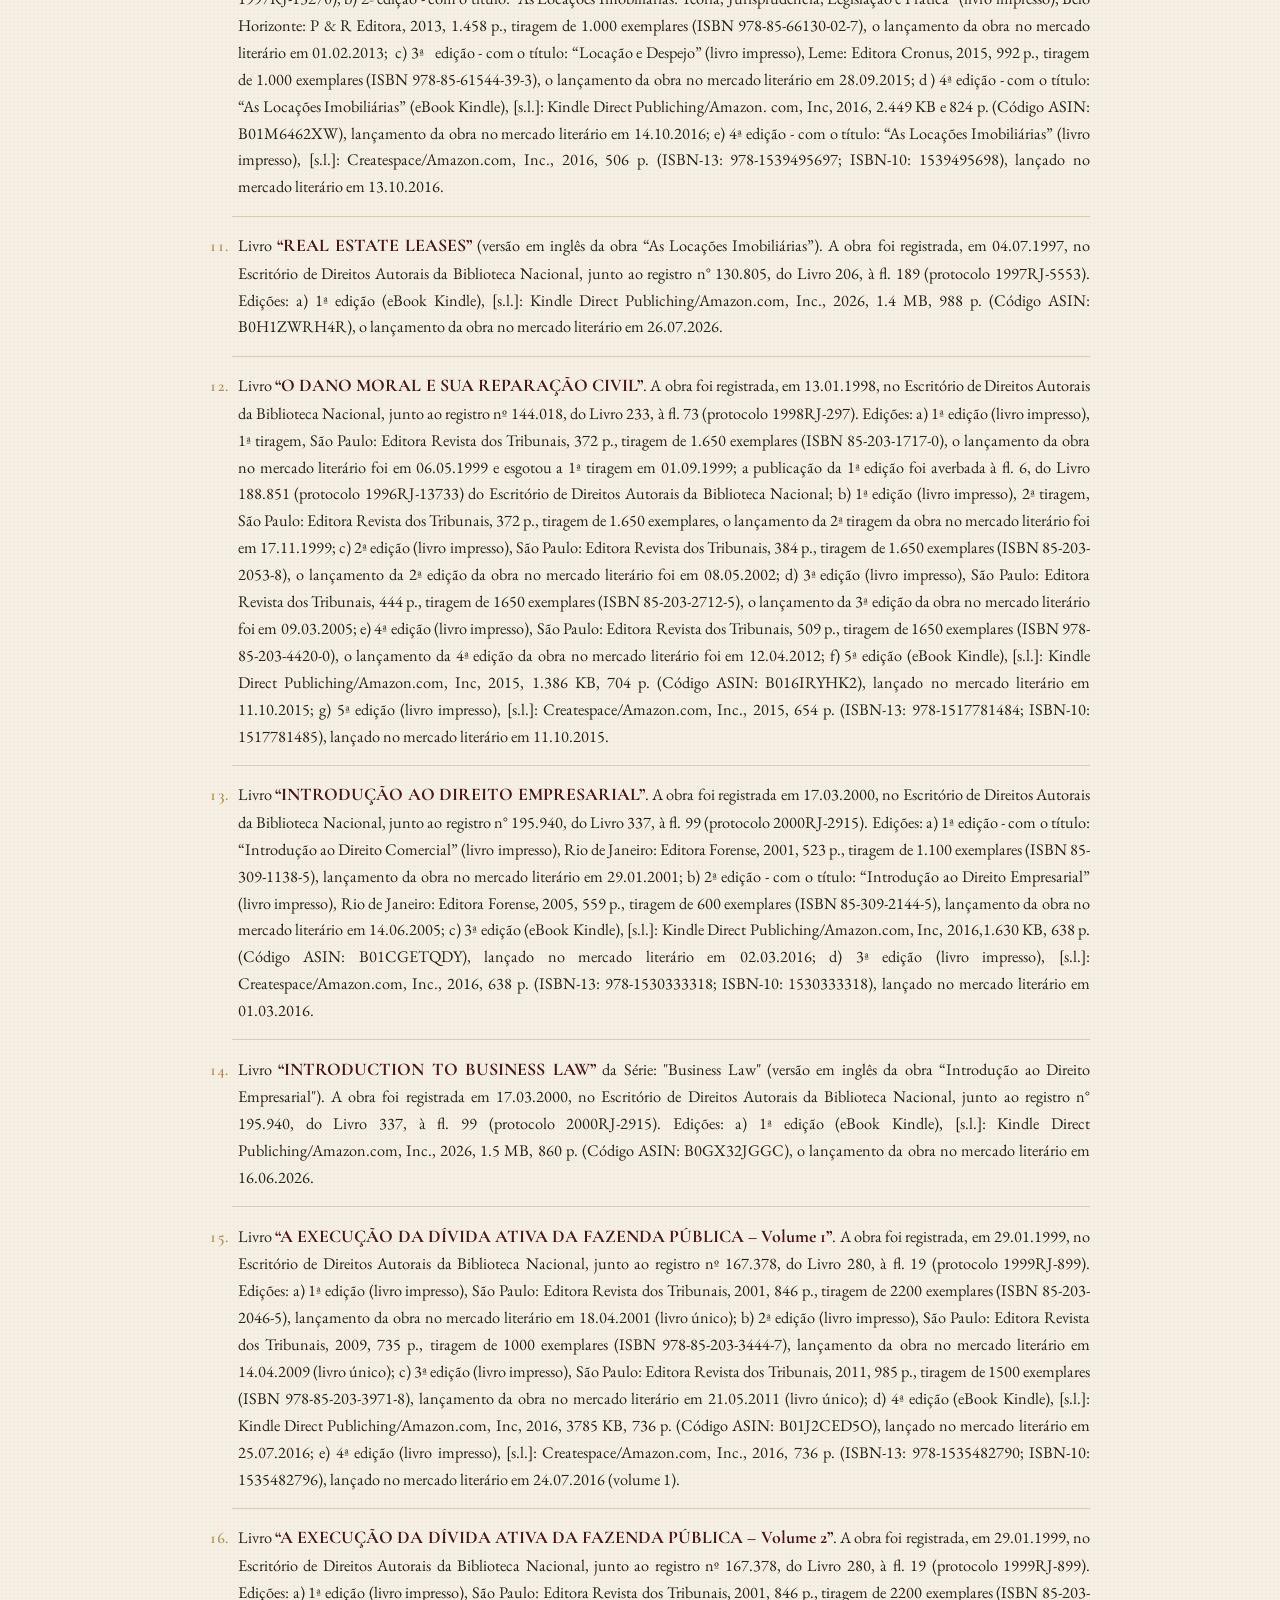
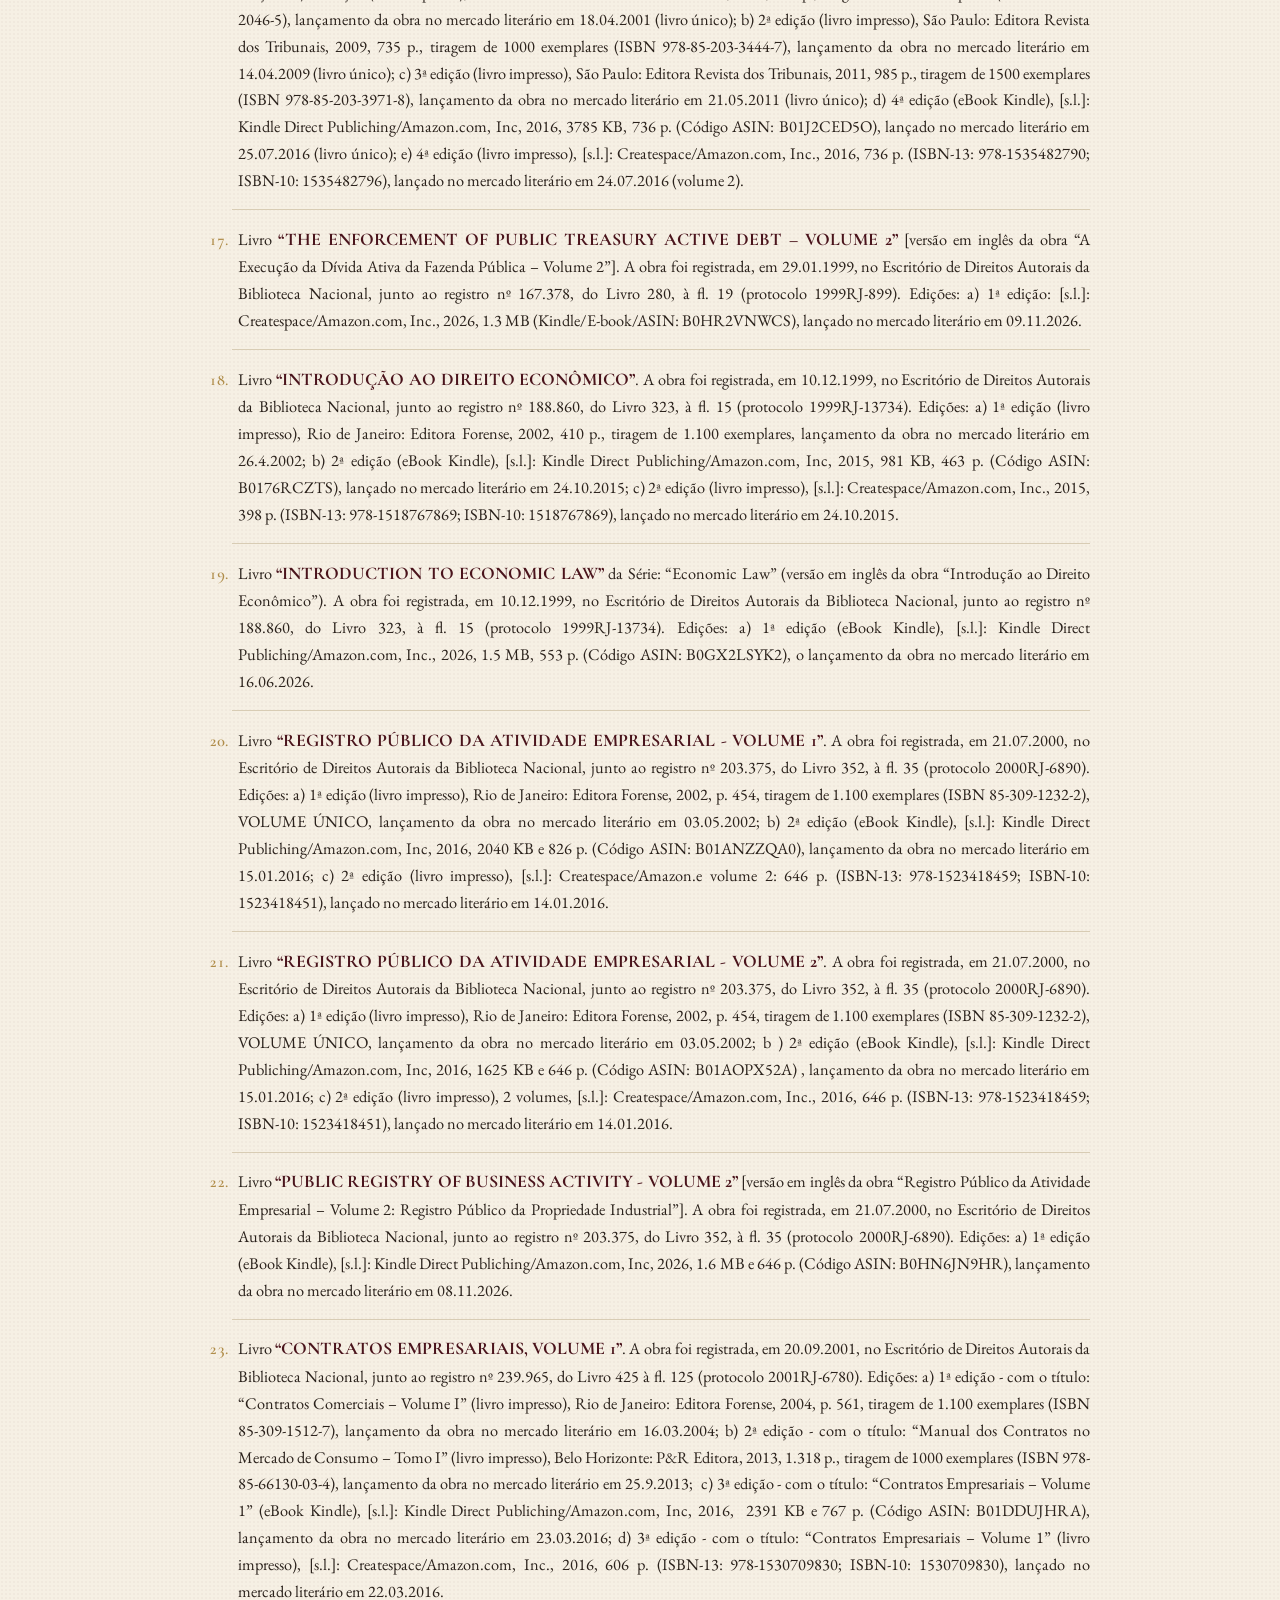
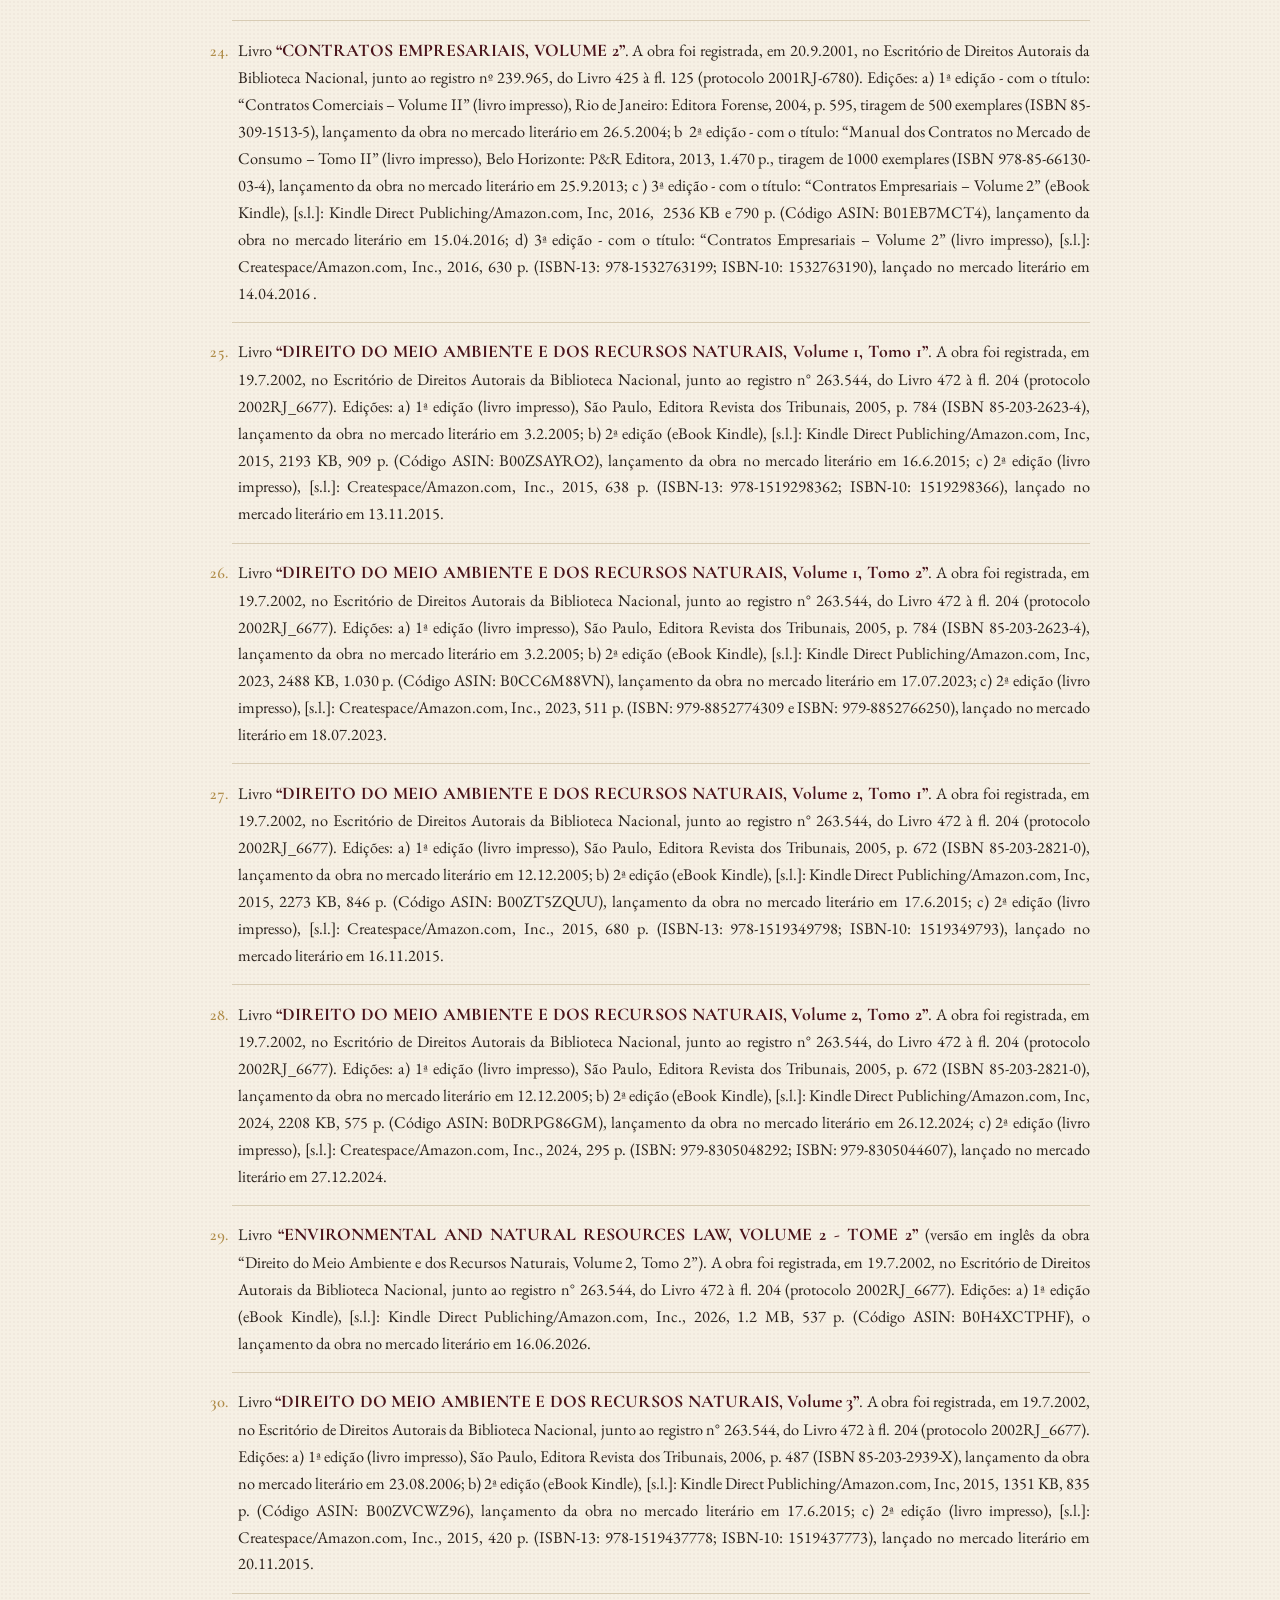
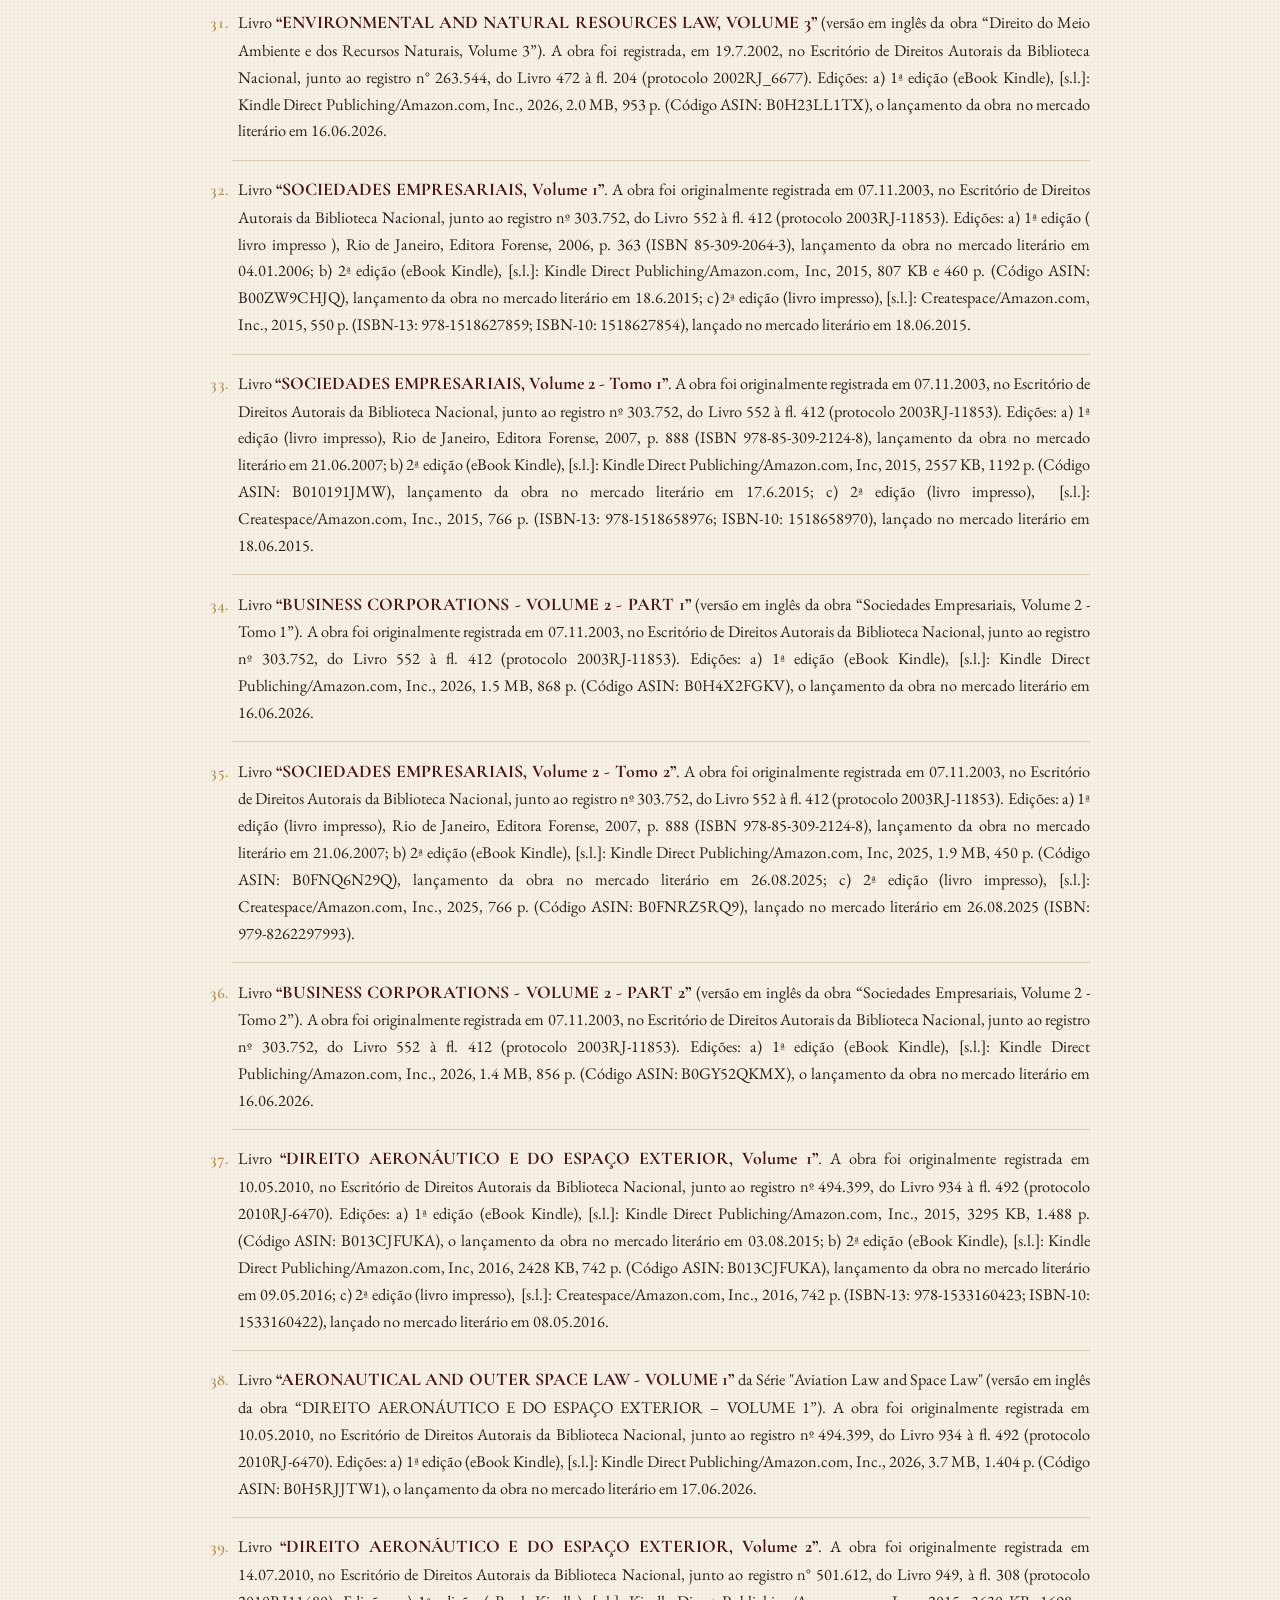
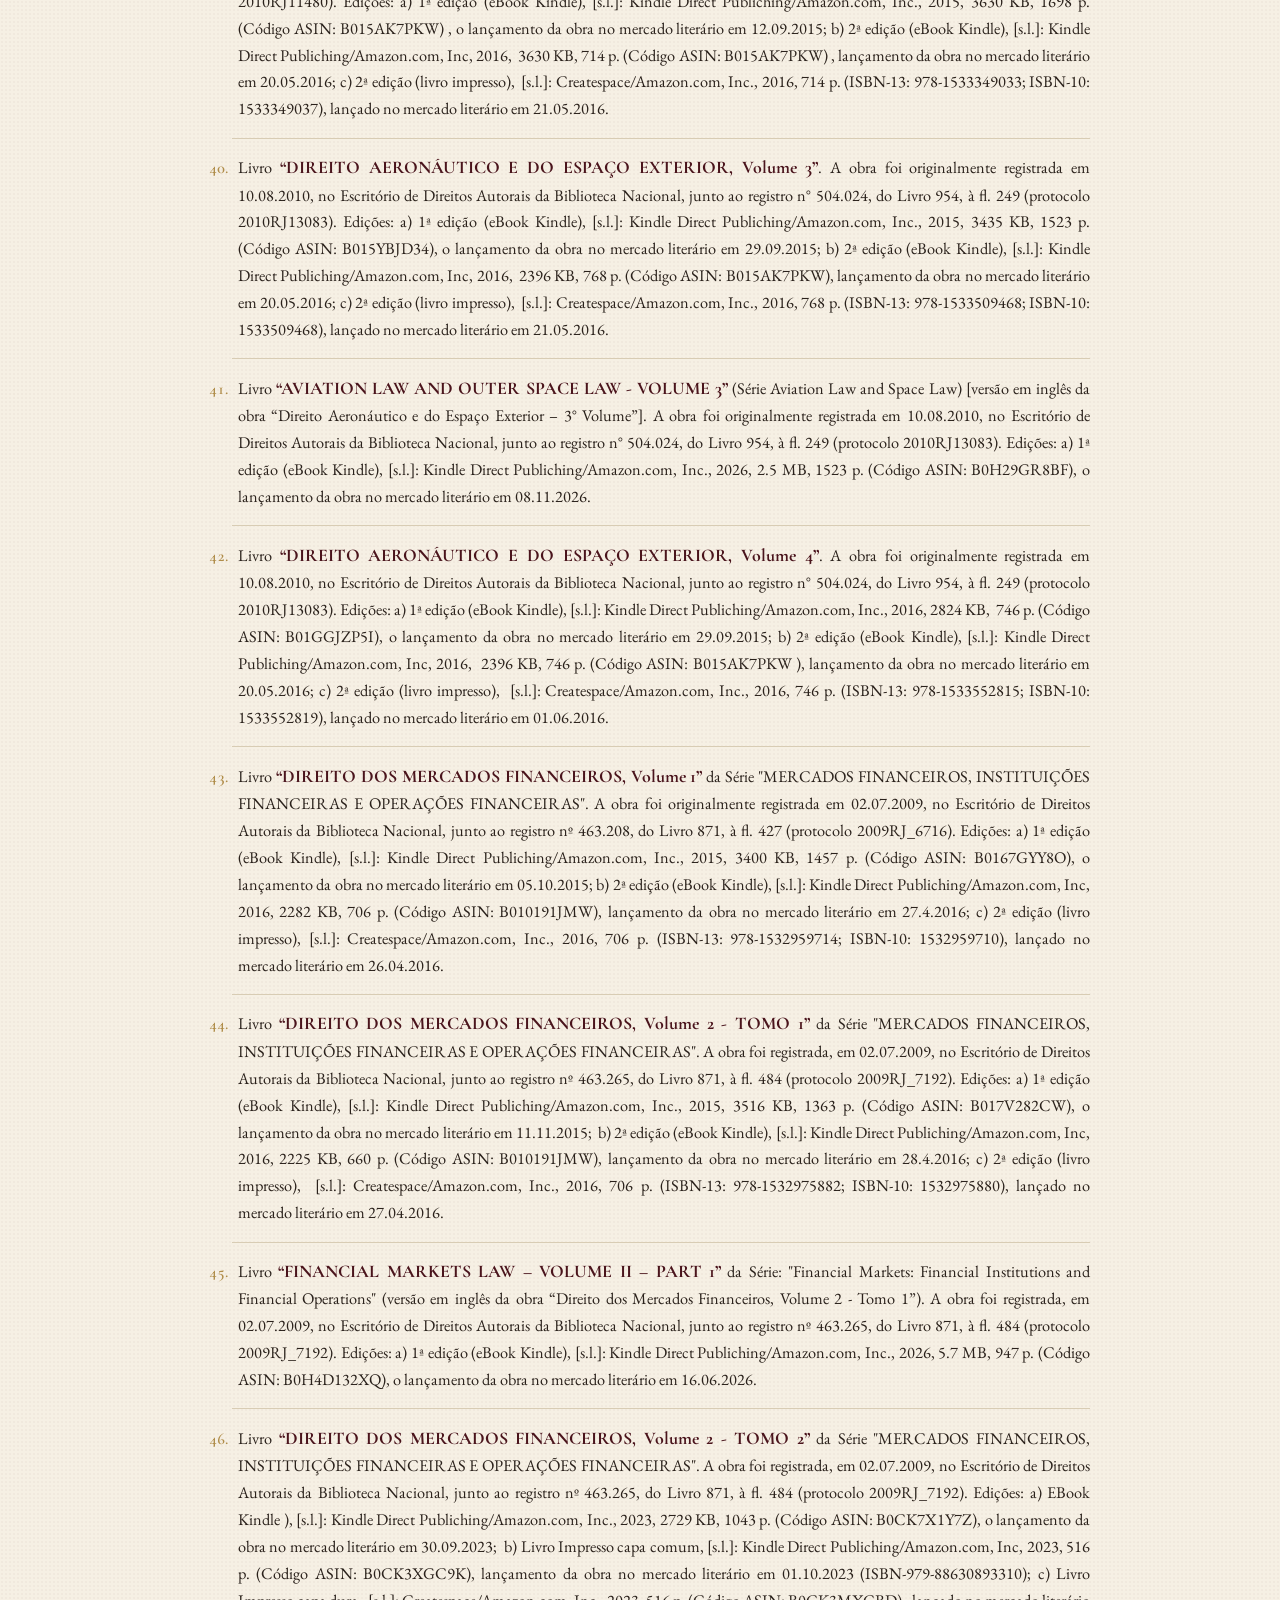
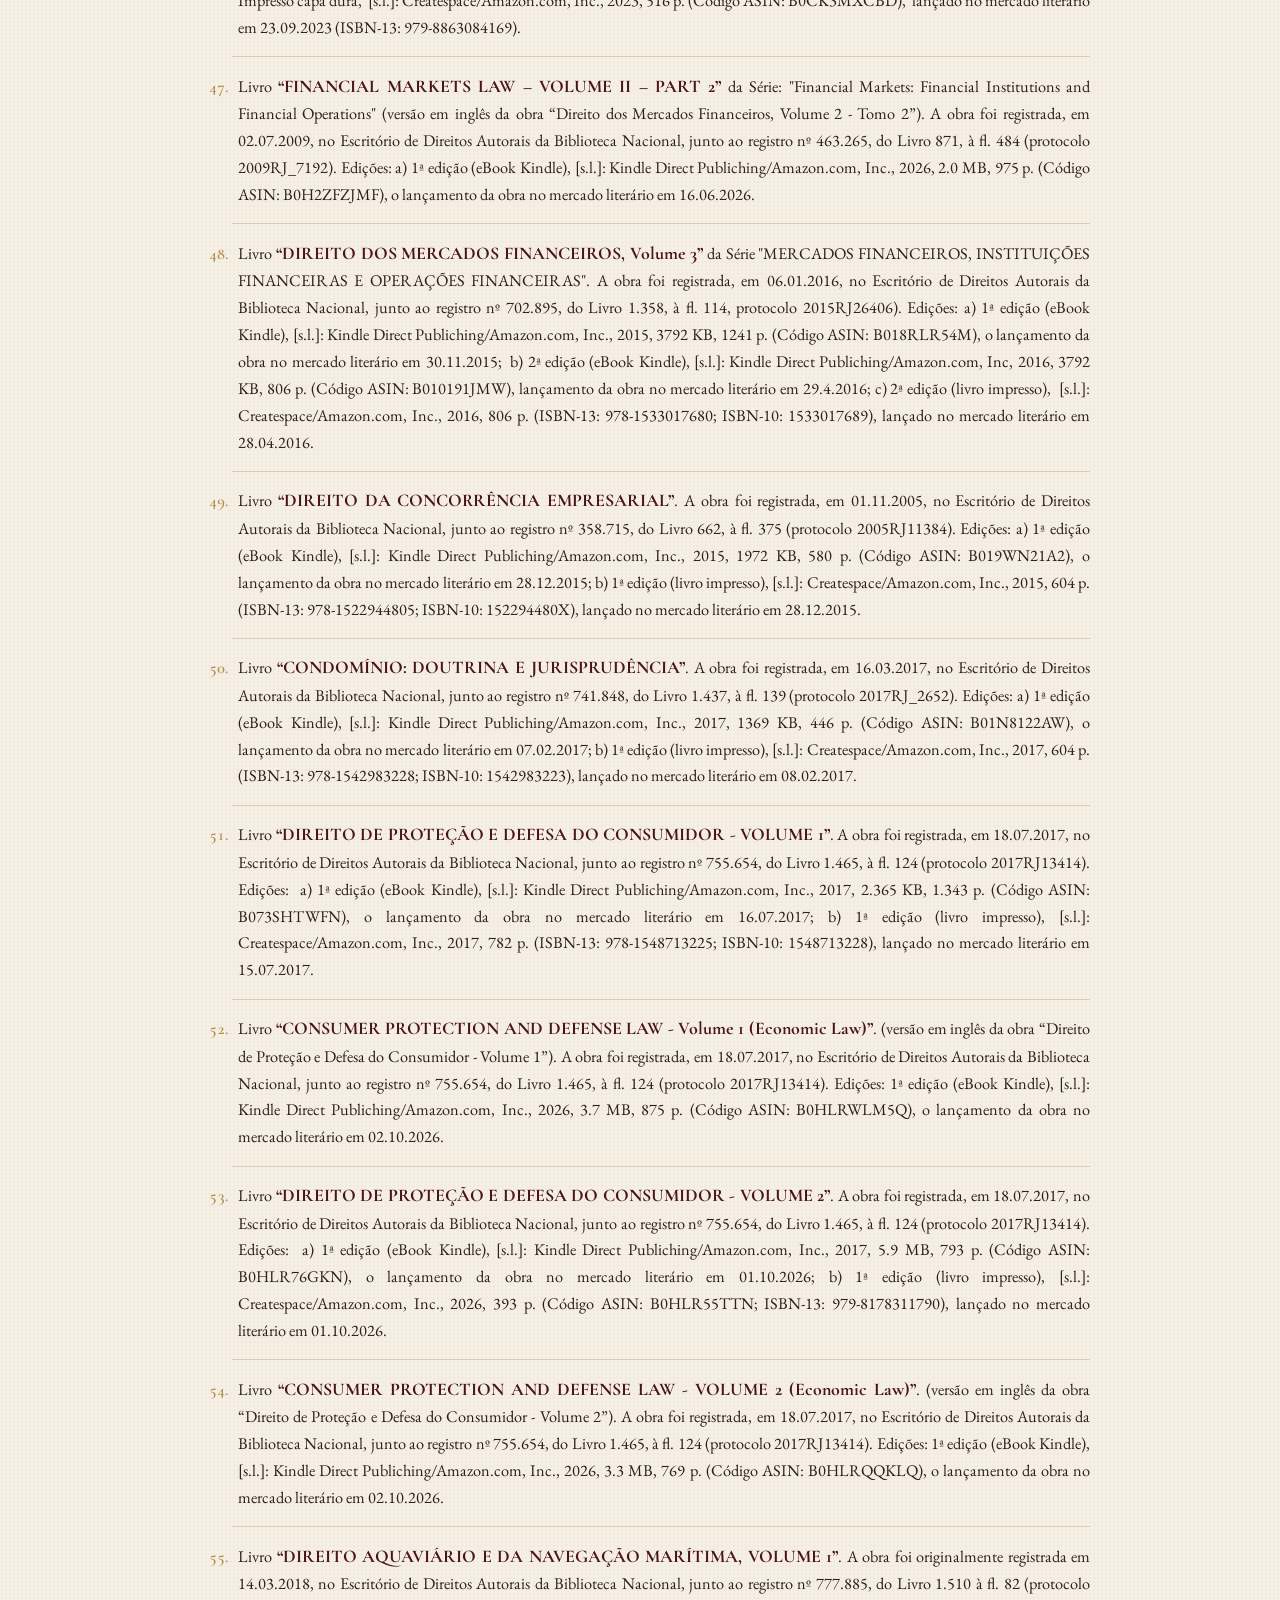
<file: bibliografia.html>
<!doctype html>
<html lang="pt-BR">
<head>
  <meta charset="utf-8">
  <meta name="viewport" content="width=device-width, initial-scale=1">
  <title>Bibliografia — Américo Luís Martins da Silva</title>
  <link rel="preconnect" href="https://fonts.googleapis.com">
  <link rel="preconnect" href="https://fonts.gstatic.com" crossorigin>
  <link href="https://fonts.googleapis.com/css2?family=Cormorant+Garamond:ital,wght@0,500;0,600;1,500&family=EB+Garamond:ital@0;1&display=swap" rel="stylesheet">
  <link rel="stylesheet" href="css/estilo.css?v=202611241730">
</head>
<body>
  <header id="topo"></header>
  <main class="secao">
    <div class="container">
      <div class="secao-titulo">
        <h1 style="font-size:2.8rem;color:var(--vinho-escuro)">Bibliografia</h1>
        <p>Trabalhos literários publicados</p>
      </div>
<h2 class="subtitulo">ARTIGOS JURÍDICOS EM REVISTAS ESPECIALIZADAS</h2>
      <ol class="biblio">
        <li value="1">Artigo <strong>“DO CABIMENTO DA AÇÃO RESCISÓRIA PARA RESCINDIR SENTENÇA NORMATIVA PROFERIDA EM DISSÍDIOS COLETIVOS”</strong>, publicado nas seguintes revistas especializadas: 1ª) in SUPLEMENTO TRABALHISTA LTr nº 113/94, São Paulo, LTr Editora Ltda, ano 30, 1994, p. 633/635; 2ª) in BOLETIM CIENTÍFICO DO MESTRADO E DOUTORADO EM DIREITO DA UNIVERSIDADE GAMA FILHO, Ano I, nº 2, Rio de Janeiro, CEPAC/UGF, 1994, p. 54/59; 3ª) in REVISTA FORENSE, vol. 329, “Estudos e Comentários”, Rio de Janeiro, Forense, jan.-mar.1995, p. 341/343; e 4ª) in REVISTA DA PROCURADORIA GERAL DO INSS, vol. 7, n° 2, “Artigos”, Brasília, MPAS/INSS, jul.- set. 2000, p. 67/71.</li>
        <li value="2">Artigo <strong>“DO PRECATÓRIO NA JUSTIÇA DO TRABALHO”</strong>, de autoria conjunta com Carlos Eduardo Leal de Castro Nunes e Rosemiro Robinson Silva Júnior; publicado nas seguintes revistas especializadas: 1ª) in JORNAL DA APAFERJ (Associação dos Procuradores das Autarquias e Fundações Públicas Federais no Estado do Rio de Janeiro), de dezembro de 1994, p. 7; e 2ª) in REVISTA FORENSE, vol. 337, “Estudos e Comentários”, Rio de Janeiro, Forense, jan.- mar. 1997, p. 385.</li>
        <li value="3">Artigo <strong>“A BIPARTIÇÃO DO DOMÍNIO NO DIREITO SOCIETÁRIO - PROPRIEDADE DIRETA E PROPRIEDADE INDIRETA”</strong>, publicado nas seguintes revistas especializadas: 1ª) in publicado na REVISTA FORENSE, vol. 334, “Estudos e Comentários”, Rio de Janeiro, Forense, abr.- jun. 1996, p. 454-462; e 2ª) in REVISTA DA PROCURADORIA GERAL DO INSS, vol. 7, n° 4, “Artigos”, Brasília, MPAS/INSS, jan.- mar. 2001, p. 68/76.</li>
        <li value="4">Artigo <strong>“A IMPORTÂNCIA DAS NORMAS CONSTITUCIONAIS ECONÔMICAS PROGRAMÁTICAS”</strong>, publicado nas seguintes revistas especializadas: 1ª) in REVISTA FORENSE, vol. 340, “Doutrina”, Rio de Janeiro, Forense, out.- dez. 1997, p. 3-23; 2ª) in REVISTA JURÍDICA DA FACULDADE DE CIÊNCIAS JURÍDICAS E SOCIAIS DO INSTITUTO VIANNA JÚNIOR DE JUIZ DE FORA/MG, “PÓRTICO JURÍDICO”, Volume 1, Ano I, número 01, jan.- fev. 1999, p. 57-105; 3ª) in REVISTA DA PROCURADORIA GERAL DO INSS, vol. 7, n° 3, “Artigos”, Brasília, MPAS/INSS, out.- dez. 2000, p. 19/45; e 4ª) Revista Ibero-Americana de Direito Público, vol. XIII, ano 4, “Artigos Doutrinários”, Rio de Janeiro, América Jurídica, 1° trimestre de 2004, p. 17-36.</li>
        <li value="5">Artigo <strong>“AS AGÊNCIAS DE PROTEÇÃO AO CRÉDITO E O DANO MORAL”</strong>, publicado nas seguintes revistas especializadas: 1ª) in REVISTA DA PROCURADORIA GERAL DO INSS, vol. 8, n° 1, “Artigos”, Brasília, MPAS/INSS, abr.- jun. 2001, pp. 79/103; 2°) in REVISTA FORENSE, vol. 371, “Doutrina”, Rio de Janeiro, Forense, jan.- fev. 2004, p. 17-31; e 3°) in Dano Moral e sua Quantificação, “Doutrina”, 3ª edição em CD, Caxias do Sul, Editora Plenum, 2005.</li>
        <li value="6">Artigo <strong>“A FRANQUIA E AS INFRAÇÕES DA ORDEM ECONÔMICA”</strong>, publicado nas seguintes revistas especializadas: 1ª) in REVISTA FORENSE, vol. 358, “Doutrina”, Rio de Janeiro, Forense, nov.- dez. 2001, p. 3/10; e 2ª) in REVISTA DA PROCURADORIA GERAL DO INSS, vol. 8, n° 2, “Artigos”, Brasília, MPAS/INSS, jul.- set. 2001, p. 152/161.</li>
        <li value="7">Artigo <strong>“A EFICÁCIA DAS NORMAS JURÍDICAS AMBIENTAIS”</strong>, publicado nas seguintes revistas especializadas: 1ª) in REVISTA DA PROCURADORIA FEDERAL ESPECIALIZADA - INSS, vol. 9, n° 1, “Artigos”, Brasília, MPAS/INSS, abr.- jun. 2002, p. 66/86; 2ª) in REVISTA IBERO-AMERICANA DE DIREITO PÚBLICO, vol. XII, ano 4, “Artigos Doutrinários”, Rio de Janeiro, América Jurídica, 4° trimestre de 2003, p. 19-33; e 3ª) in Revista Forense, vol. 378, “Estudos e Comentários”, Rio de Janeiro, Forense, mar.- abr. 2005, p. 409-423.</li>
        <li value="8">Artigo <strong>“A COBRANÇA DE LUVAS NA LOCAÇÃO COMERCIAL”</strong>, publicado nas seguintes revistas especializadas: 1ª) in REVISTA DOS TRIBUNAIS, ano 92, vol. 811, São Paulo, RT, mai.-2003, Fascículo 1 (Matéria Civil), Doutrina Civil, Terceira Seção, p. 67-77; e 2ª) in REVISTA DA PROCURADORIA FEDERAL ESPECIALIZADA - INSS, vol. 9, n° 4, “Artigos”, Brasília, MPAS/INSS, jan.- mar. 2003, p. 60/74.</li>
        <li value="9">Artigo <strong>“A ESTADUALIZAÇÃO DA APURAÇÃO E JULGAMENTO DAS INFRAÇÕES CONTRA A ORDEM ECONÔMICA”</strong>: 1ª) divulgado por Juristas.com.br – João Pessoa, ano 1, n° 44, 17.10.2005. Disponível em: acesso a partir de 18.10.2005; e 2ª) publicado na revista especializada Juris Plenum: “Doutrina”, Ano I, n° 6 (nov./dez. 2005), Caxias do Sul/RS, Editora Plenum, 2005, p. 7-24.</li>
        <li value="10">Artigo: <strong>“DO REGIME DE CONCESSÃO DO DIREITO DE SUPERFÍCIE”</strong>: 1ª) in revista especializada Juris Plenum, Ano IV n° 19 jan. 2008, Caxias do Sul/RS, Editora Plenum, 2008, “CD-1”, “Doutrina” – “Civil”; 2ª) in Revista da Escola Nacional de Advocacia, vinculada à Ordem dos Advogados do Brasil/Conselho Federal, nº 8, set. – 2008, disponível no site; 3ª) in Revista Virtual da AGU, vinculada à Advocacia Geral da União – AGU, Ano IX, n° 88, mai – 2009, disponível no site; e 4ª) in Revista da AGU, vinculada à Advocacia Geral da União – AGU, Ano VIII, n° 20, abr./jun.– 2009, p. 43-77.</li>
      </ol>
      <h2 class="subtitulo">ARTIGOS JURÍDICOS EM JORNAIS E OUTROS MEIOS DE DIVULGAÇÃO</h2>
      <ol class="biblio">
        <li value="1">Artigo <strong>“A negativação indevida nas agências de proteção ao crédito”</strong>. Publicado nos seguintes meios de divulgação: 1°) in Jornal do Commércio, de 31 mai. 2001, Caderno “Direito &amp; Justiça”, p. B-9; 2°) site Mundo Jurídico: informações jurídicas na Internet, http://www.mundojuridico.adv.br, Seção “Doutrina”, Subseção “Direito do Consumidor”, acesso a partir de 12.3.2002.</li>
        <li value="2">Artigo <strong>“O abuso do poder econômico na franquia com fornecimento de mercadorias”</strong>. In: Jornal do Commércio, de 19 jun. 2001, Caderno “Direito &amp; Justiça”, p. B-11.</li>
        <li value="3">Artigo <strong>“A ilegalidade da exigência de luvas na locação comercial”</strong>. In: Jornal do Commércio, de 13 jul. 2001, Caderno “Direito &amp; Justiça”, p. B-11.</li>
        <li value="4">Artigo <strong>“A necessária reforma do desatualizado Direito de Família”</strong>. Publicado nos seguintes meios de divulgação: 1) in Jornal do Commércio, de 24 jul. 2001, Caderno “Direito &amp; Justiça”, p. B-10; 2) site Mundo Jurídico: informações jurídicas na Internet, http://www.mundojuridico.adv.br, Seção “Doutrina”, Subseção “Direito Civil”, acesso a partir de 16.3.2002.</li>
        <li value="5">Artigo <strong>“A ilegalidade da exigência de luvas na locação comercial - tréplica”</strong>. In: Jornal do Commércio, de 31 jul. 2001, Caderno “Direito &amp; Justiça”, p. B-10.</li>
        <li value="6">Artigo <strong>“A venda casada como infração à ordem econômica”</strong>. In: Jornal do Commércio, de 7 ago. 2001, Caderno “Direito &amp; Justiça”, p. B-11.</li>
        <li value="7">Artigo <strong>“A proibição de as agências de proteção ao crédito realizarem negativação de títulos prescritos”</strong>. In: Jornal do Commércio, de 14 ago. 2001, Caderno “Direito &amp; Justiça”, p. B-11.</li>
        <li value="8">Artigo <strong>“Utopias contidas na constituição econômica”</strong>. In: Jornal do Commércio, de 22 ago. 2001, Caderno “Perspectivas”, p. A-22.</li>
        <li value="9">Artigo <strong>“A mutabilidade do regime de bens durante a vigência de casamento oficial”</strong>. Publicado nos seguintes meios de divulgação: 1) in Jornal do Commércio, de 4 set. 2001, Caderno “Direito &amp; Justiça”, p. B-11; 2) site Mundo Jurídico: informações jurídicas na Internet, http://www.mundojuridico.adv.br, Seção “Doutrina”, Subseção “Direito Civil”, acesso a partir de 16.3.2002.</li>
        <li value="10">Artigo <strong>“A proibição de negativação de títulos prescritos”</strong>. In: Jornal do Commércio, de 6 set. 2001, Caderno “Direito &amp; Justiça”, p. B-11.</li>
        <li value="11">Artigo <strong>“Imóvel urbano e justiça social”</strong>. In: Jornal do Commércio, de 14 set. 2001, Caderno “Perspectivas”, p. A-17.</li>
        <li value="12">Artigo <strong>“A locação social de imóvel urbano e a política habitacional”</strong>. In: Jornal do Commércio, de 30 abr. 2002, Caderno “Direito &amp; Justiça”, p. B-10.</li>
        <li value="13">Artigo <strong>“A aplicação imediata da limitação constitucional dos juros reais em 12% ao ano”</strong>. In: Jornal do Commércio, de 22 mai. 2002, Caderno “Direito &amp; Justiça”, p. B-11.</li>
        <li value="14">Artigo <strong>“A participação nos lucros como direito constitucional”</strong>. In: Jornal do Commércio, de 11 jun. 2002, Caderno “Direito &amp; Justiça”, p. B-11.</li>
        <li value="15">Artigo <strong>“A participação dos empregados na gestão das empresas”</strong>. In: Jornal do Commércio, de 9 jul. 2002, Caderno “Direito &amp; Justiça”, p. B-11.</li>
        <li value="16">Artigo <strong>“O fracasso das reformas agrárias instantâneas”</strong>. In: Jornal do Commércio, de 3 ago. 2002, Caderno “Perspectivas”, p. A-16.</li>
        <li value="17">Artigo <strong>“A participação dos empregados nos lucros das empresas como direito assegurado na Constituição”</strong>. In: site Mundo Jurídico: informações jurídicas na Internet, http://www.mundojuridico.adv.br, Seção “Doutrina”, Subseção “Direito Trabalho”, acesso a partir de 12.5.2003.</li>
      </ol>
      <h2 class="subtitulo">LIVROS JURÍDICOS</h2>
      <ol class="biblio">
        <li value="1">Livro <strong>“AS AÇÕES DAS SOCIEDADES E OS TÍTULOS DE CRÉDITO”</strong>. A publicação da obra foi averbada, em 13.10.94, no Escritório de Direitos Autorais da Biblioteca Nacional, junto ao registro nº 89.008, do Livro 120, à fl. 231, e lavrada no Livro 128, à fl. 421). Edições: a) 1ª edição ( livro impresso ), Rio de Janeiro: Editora Forense, 1995, 200 p. (originalmente apresentado como Tese do autor - Mestrado da Universidade Gama Filho), tiragem de 1.100 exemplares (ISBN 85-309-021-5), o lançado no mercado literário em 23.09.94; b) 2ª edição (eBook Kindle ), [s.l.]: Kindle Direct Publiching/Amazon.com, Inc, 2016, 742 KB, 233 p. (Código ASIN: B01AYS9Z2Q), lançado no mercado literário em 23.01.2016; c) 2ª edição (livro impresso), ), [s.l.]: Createspace/Amazon.com, Inc., 2016, 274 p. (ISBN-13: 978-1523634248; ISBN-10: 1523634243), lançado no mercado literário em 22.01.2016.</li>
        <li value="2">Livro <strong>“A ORDEM CONSTITUCIONAL ECONÔMICA”</strong>. A obra foi registrada, em 15.01.96, no Escritório de Direitos Autorais da Biblioteca Nacional, junto ao registro n° 107.347, do Livro 158, à fl. 8 (protocolo 1996/RJ-443). Edições: a) 1ª edição ( livro impresso ), Rio de Janeiro: Editora Lumen Juris, 1996, 271 p., tiragem de 1.000 exemplares, o lançamento da obra no mercado literário em 06.05.1996; a publicação da 1ª edição foi averbada, em 20.05.96, no Escritório de Direitos Autorais da Biblioteca Nacional, junto ao registro n° 107.347, do Livro 167, à fl. 194 (protocolo 1996/RJ-4124); b) 2ª edição (livro impresso), Rio de Janeiro: Editora Forense, 2003, 409 p., tiragem de 1.000 exemplares (ISBN 85-309-1511-9), o lançamento da obra no mercado literário em 30.06.2003; c) 3ª edição (eBook Kindle), [s.l.]: Kindle Direct Publiching/Amazon.com, Inc, 2015, 1.156 KB, 580 p. (Código ASIN: B017DLVA20) , lançado no mercado literário em 30.10.2015;  d) 3ª edição (livro impresso), [s.l.]: Createspace/Amazon.com, Inc., 2015, 492 p. (ISBN-13: 978-1518843921; ISBN-10: 1518843921), lançado no mercado literário em 29.10.2015.</li>
        <li value="3">Livro <strong>“THE CONSTITUTIONAL ECONOMIC ORDER”</strong> da Série: "Economic Law" (versão em inglês da obra “A Ordem Constitucional Econômica”). A obra foi registrada, em 15.01.96, no Escritório de Direitos Autorais da Biblioteca Nacional, junto ao registro n° 107.347, do Livro 158, à fl. 8 (protocolo 1996/RJ-443). Edições: a) 1ª edição (eBook Kindle), [s.l.]: Kindle Direct Publiching/Amazon.com, Inc., 2026, 1.9 MB, 725 p. (Código ASIN: B0GZ63W1FX), o lançamento da obra no mercado literário em 16.06.2026.</li>
        <li value="4">Livro <strong>“A PARTICIPAÇÃO DOS EMPREGADOS NOS LUCROS, NOS RESULTADOS E NA GESTÃO DA EMPRESA”</strong>. A obra foi registrada, em 28.03.96, no Escritório de Direitos Autorais da Biblioteca Nacional, junto ao registro n° 110.039, do Livro 163, à fl. 264 (protocolo 1996/RJ-2509). Edições: a) 1ª edição (livro impresso), Rio de Janeiro: Editora Lumen Juris, 196 p., tiragem de 1.000 exemplares, o lançamento da obra no mercado literário em 05.07.1996; a publicação da 1ª edição foi averbada, em 10.07.96, através do registro n° 110.039, Livro 172, fl. 119 (protocolo 1996RJ/6166); b ) 2ª edição (eBook Kindle), [s.l.]: Kindle Direct Publiching/Amazon.com, Inc, 2016, 801 KB, 437 p. (Código ASIN: B01BJ0VV66), lançado no mercado literário em 05.02.2016;  c) 2ª edição (livro impresso), [s.l.]: Createspace/Amazon.com, Inc., 2016, 437 p. (ISBN-13: 978-1523901456; ISBN-10: 1523901454), lançado no mercado literário em 06.02.2016.</li>
        <li value="5">Livro <strong>“EMPLOYEE PARTICIPATION IN COMPANY PROFITS, RESULTS, AND MANAGEMENT”</strong> [versão em inglês da obra “A Participação dos Empregados nos Lucros, nos Resultados e na Gestão da Empresa”]. A obra foi registrada, em 28.03.96, no Escritório de Direitos Autorais da Biblioteca Nacional, junto ao registro n° 110.039, do Livro 163, à fl. 264 (protocolo 1996/RJ-2509). Edições: a) 1ª edição (eBook Kindle), [s.l.]: Kindle Direct Publiching/Amazon.com, Inc, 2026, 1.0 MB, 437 p. (Código ASIN: B0HQXFXSPC), lançado no mercado literário em 08.11.2026.</li>
        <li value="6">Livro <strong>“DIREITO DE FAMÍLIA E COSTUMES ALTERNATIVOS: ESTUDO JURÍDICO, ANTROPOLÓGICO E SOCIAL DA FAMÍLIA - VOLUME 1”</strong>. A Fundação de Amparo à Pesquisa do Estado do Rio de Janeiro - FAPERJ concedeu bolsa para cobrir as despesas com pesquisa e montagem da obra. A obra foi registrada, em 21.09.94, no Escritório de Direitos Autorais da Fundação Biblioteca Nacional, sob o nº 92.553 (protocolo 3803/94), à fl. 398, do Livro 127, averbadas algumas mudanças à fl. 010, do Livro 134 (protocolo 0879/95). Edições: a) 1ª edição - com o título: “A Realidade das Uniões Sexuais e a Evolução do Direito” (livro impresso), Rio de Janeiro: Editora Lumen Juris, 398 p., tiragem de 1.000 exemplares, lançamento da obra no mercado literário em 25.09.1996; a publicação da 1ª edição foi averbada à fl. 23, do Livro 182 (protocolo 1996RJ-9902) do Escritório de Direitos Autorais da Biblioteca Nacional; b) 2ª edição - com o título: “Direito de Família (Uniões Conjugais, Estáveis, Instáveis e Costumes Alternativos)” (livro impresso), São Paulo: Editora Cronus, 1.584 p., tiragem de 1.000 exemplares (ISBN 978-85-61544-30-0), o lançamento da obra no mercado literário em 20.03.2014; c) 3ª edição - com o título: “ Direito de Família e Costumes Alternativos: Estudo Jurídico, Antropológico e Social da Família - Volume 1 ” (eBook Kindle), [s.l.]: Kindle Direct Publiching/Amazon.com, Inc, 2016, 2417 KB, 679 p. (Código ASIN: B01MAX6W9V ), lançado no mercado literário em 15.10.2016; d ) 3ª edição - com o título: “ Direito de Família e Costumes Alternativos: Estudo Jurídico, Antropológico e Social da Família - Volume 1” (livro impresso), [s.l.]: Createspace/Amazon.com, Inc., 2016, 679 p. (ISBN-13: 978-1539537847; ISBN-10: 1539537846), lançado no mercado literário em 14.10.2016.</li>
        <li value="7">Livro <strong>“FAMILY LAW AND ALTERNATIVE CUSTOMS - VOLUME 1”</strong> [versão em inglês da obra “Direito de Família e Costumes Alternativos – Volume 1”]. A obra foi registrada, em 21.09.94, no Escritório de Direitos Autorais da Fundação Biblioteca Nacional, sob o nº 92.553 (protocolo 3803/94), à fl. 398, do Livro 127, averbadas algumas mudanças à fl. 010, do Livro 134 (protocolo 0879/95). Edições: a) 1ª edição - (eBook Kindle), [s.l.]: Kindle Direct Publiching/Amazon.com, Inc, 2016, 2.5 MB, 679 p. (Código ASIN: B0HH754VMY), lançado no mercado literário em 08.11.2026.</li>
        <li value="8">Livro <strong>“DIREITO DE FAMÍLIA E COSTUMES ALTERNATIVOS: ESTUDO JURÍDICO, ANTROPOLÓGICO E SOCIAL DA FAMÍLIA - VOLUME 2”</strong>. A Fundação de Amparo à Pesquisa do Estado do Rio de Janeiro - FAPERJ concedeu bolsa para cobrir as despesas com pesquisa e montagem da obra. A obra foi registrada, em 21.09.94, no Escritório de Direitos Autorais da Fundação Biblioteca Nacional, sob o nº 92.553 (protocolo 3803/94), à fl. 398, do Livro 127, averbadas algumas mudanças à fl. 010, do Livro 134 (protocolo 0879/95). Edições: a) 1ª edição - com o título: “A Realidade das Uniões Sexuais e a Evolução do Direito” (livro impresso), Rio de Janeiro: Editora Lumen Juris, 398 p., tiragem de 1.000 exemplares, lançamento da obra no mercado literário em 25.09.1996; a publicação da 1ª edição foi averbada à fl. 23, do Livro 182 (protocolo 1996RJ-9902) do Escritório de Direitos Autorais da Biblioteca Nacional; b) 2ª edição - com o título: “Direito de Família (Uniões Conjugais, Estáveis, Instáveis e Costumes Alternativos)” (livro impresso), São Paulo: Editora Cronus, 1.584 p., tiragem de 1.000 exemplares (ISBN 978-85-61544-30-0), o lançamento da obra no mercado literário em 20.03.2014; c) 3ª edição - com o título: “Direito de Família e Costumes Alternativos: Estudo Jurídico, Antropológico e Social da Família - Volume 2” (eBook Kindle), [s.l.]: Kindle Direct Publiching/Amazon.com, Inc, 2016, 3112 KB, 656 p. (Código ASIN: B01M286P6L ), lançado no mercado literário em 23.10.2016; d) 3ª edição - com o título: “Direito de Família e Costumes Alternativos: Estudo Jurídico, Antropológico e Social da Família - Volume 2” (livro impresso), [s.l.]: Createspace/Amazon.com, Inc., 2016, 656 p. (ISBN-13: 978-1539659969; ISBN-10: 1539659968), lançado no mercado literário em 20.10.2016.</li>
        <li value="9">Livro <strong>“CUMPRIMENTO DE SENTENÇA E EXECUÇÃO DA OBRIGAÇÃO DE PAGAR CONTRA A FAZENDA PÚBLICA:   PRECATÓRIO-REQUISITÓRIO E REQUISIÇÃO DE PEQUENO VALOR (RPV)”</strong>. A obra foi registrada, em 12.06.95, no Escritório de Direitos Autorais da Biblioteca Nacional, junto ao registro n° 98.605, do Livro 140, à fl. 145 (protocolo 3264/RJ). Edições: a) 1ª edição - com o título: “Precatório-Requisitório na Execução contra a Fazenda Pública” (livro impresso), Rio de Janeiro: Editora Lumen Juris, 240 p., tiragem de 1.000 exemplares, o lançamento da obra no mercado literário foi em 25.09.1996 e esgotou a edição em 04.09.1998; a publicação da 1ª edição foi averbada à fl. 24, do Livro 182 (protocolo 1996RJ-99033) do Escritório de Direitos Autorais da Biblioteca Nacional; b) 2ª edição - com o título: “Precatório-Requisitório na Execução contra a Fazenda Pública” (livro impresso), Rio de Janeiro: Editora Lumen Juris, 248 p., tiragem de 600 exemplares, o lançamento da obra no mercado literário em 01.06.1998; a publicação da 2ª edição foi averbada, em 29.01.1999, junto ao registro nº 167.393 do Livro 280, à fl. 34 (protocolo 1999RJ-898) do Escritório de Direitos Autorais da Biblioteca Nacional; c) 3ª edição - com o título: “Precatório-Requisitório na Execução contra a Fazenda Pública” (livro impresso), Rio de Janeiro: Editora Forense, 290 p., tiragem de 1.000 exemplares (ISBN 85-309-1338-8), o lançamento da obra no mercado literário em 10.07.2001; d) 4ª edição - com o título: “Precatório-Requisitório e Requisição de Pequeno Valor (RPV)” (livro impresso), São Paulo, Editora Revista dos Tribunais, 2010, 446 p., tiragem de 1.000 exemplares (ISBN 978-85-203-3833-9), o lançamento da obra no mercado literário em 17.12.2010; e) 5ª edição - com o título: “Cumprimento de Sentença e Execução da Obrigação de Pagar contra a Fazenda Pública: Precatório-Requisitório e Requisição de Pequeno Valor (RPV)” (eBook Kindle), [s.l.]: Kindle Direct Publiching/Amazon.com, Inc, 2016, 1.414 KB e 731 p. (Código ASIN: B01GEJ6IJW), lançamento da obra no mercado literário em 31.05.2016; f) 5ª edição - com o título: “ Cumprimento de Sentença e Execução da Obrigação de Pagar contra a Fazenda Pública : Precatório-Requisitório e Requisição de Pequeno Valor (RPV)” (livro impresso), [s.l.]: Createspace/Amazon.com, Inc., 2016, 584 p. (ISBN-13: 978-1533534910; ISBN-10: 1533534918), lançado no mercado literário em 30.05.2016.</li>
        <li value="10">Livro <strong>“AS LOCAÇÕES IMOBILIÁRIAS”</strong>. A obra foi registrada, em 04.07.1997, no Escritório de Direitos Autorais da Biblioteca Nacional, junto ao registro n° 130.805, do Livro 206, à fl. 189 (protocolo 1997RJ-5553). Edições: a) 1ª edição - com o título: “As Locações Imobiliárias” (livro impresso), Rio de Janeiro: Editora Lumen Juris, 1997, 749 p., tiragem de 600 exemplares, o lançamento da obra no mercado literário em 12.11.1997; foi averbada a publicação da 1ª edição no registro 141.946, à fl. 493, do Livro 228 (protocolo 1997RJ-13270); b) 2ª edição - com o título: “As Locações Imobiliárias: Teoria, Jurisprudência, Legislação e Prática” (livro impresso), Belo Horizonte: P &amp; R Editora, 2013, 1.458 p., tiragem de 1.000 exemplares (ISBN 978-85-66130-02-7), o lançamento da obra no mercado literário em 01.02.2013;  c) 3ª   edição - com o título: “Locação e Despejo” (livro impresso), Leme: Editora Cronus, 2015, 992 p., tiragem de 1.000 exemplares (ISBN 978-85-61544-39-3), o lançamento da obra no mercado literário em 28.09.2015; d ) 4ª edição - com o título: “As Locações Imobiliárias” (eBook Kindle), [s.l.]: Kindle Direct Publiching/Amazon. com, Inc, 2016, 2.449 KB e 824 p. (Código ASIN: B01M6462XW), lançamento da obra no mercado literário em 14.10.2016; e) 4ª edição - com o título: “As Locações Imobiliárias” (livro impresso), [s.l.]: Createspace/Amazon.com, Inc., 2016, 506 p. (ISBN-13: 978-1539495697; ISBN-10: 1539495698), lançado no mercado literário em 13.10.2016.</li>
        <li value="11">Livro <strong>“REAL ESTATE LEASES”</strong> (versão em inglês da obra “As Locações Imobiliárias”). A obra foi registrada, em 04.07.1997, no Escritório de Direitos Autorais da Biblioteca Nacional, junto ao registro n° 130.805, do Livro 206, à fl. 189 (protocolo 1997RJ-5553). Edições: a) 1ª edição (eBook Kindle), [s.l.]: Kindle Direct Publiching/Amazon.com, Inc., 2026, 1.4 MB, 988 p. (Código ASIN: B0H1ZWRH4R), o lançamento da obra no mercado literário em 26.07.2026.</li>
        <li value="12">Livro <strong>“O DANO MORAL E SUA REPARAÇÃO CIVIL”</strong>. A obra foi registrada, em 13.01.1998, no Escritório de Direitos Autorais da Biblioteca Nacional, junto ao registro nº 144.018, do Livro 233, à fl. 73 (protocolo 1998RJ-297). Edições: a) 1ª edição (livro impresso), 1ª tiragem, São Paulo: Editora Revista dos Tribunais, 372 p., tiragem de 1.650 exemplares (ISBN 85-203-1717-0), o lançamento da obra no mercado literário foi em 06.05.1999 e esgotou a 1ª tiragem em 01.09.1999; a publicação da 1ª edição foi averbada à fl. 6, do Livro 188.851 (protocolo 1996RJ-13733) do Escritório de Direitos Autorais da Biblioteca Nacional; b) 1ª edição (livro impresso), 2ª tiragem, São Paulo: Editora Revista dos Tribunais, 372 p., tiragem de 1.650 exemplares, o lançamento da 2ª tiragem da obra no mercado literário foi em 17.11.1999; c) 2ª edição (livro impresso), São Paulo: Editora Revista dos Tribunais, 384 p., tiragem de 1.650 exemplares (ISBN 85-203-2053-8), o lançamento da 2ª edição da obra no mercado literário foi em 08.05.2002; d) 3ª edição (livro impresso), São Paulo: Editora Revista dos Tribunais, 444 p., tiragem de 1650 exemplares (ISBN 85-203-2712-5), o lançamento da 3ª edição da obra no mercado literário foi em 09.03.2005; e) 4ª edição (livro impresso), São Paulo: Editora Revista dos Tribunais, 509 p., tiragem de 1650 exemplares (ISBN 978-85-203-4420-0), o lançamento da 4ª edição da obra no mercado literário foi em 12.04.2012; f) 5ª edição (eBook Kindle), [s.l.]: Kindle Direct Publiching/Amazon.com, Inc, 2015, 1.386 KB, 704 p. (Código ASIN: B016IRYHK2), lançado no mercado literário em 11.10.2015; g) 5ª edição (livro impresso), [s.l.]: Createspace/Amazon.com, Inc., 2015, 654 p. (ISBN-13: 978-1517781484; ISBN-10: 1517781485), lançado no mercado literário em 11.10.2015.</li>
        <li value="13">Livro <strong>“INTRODUÇÃO AO DIREITO EMPRESARIAL”</strong>. A obra foi registrada em 17.03.2000, no Escritório de Direitos Autorais da Biblioteca Nacional, junto ao registro n° 195.940, do Livro 337, à fl. 99 (protocolo 2000RJ-2915). Edições: a) 1ª edição - com o título: “Introdução ao Direito Comercial” (livro impresso), Rio de Janeiro: Editora Forense, 2001, 523 p., tiragem de 1.100 exemplares (ISBN 85-309-1138-5), lançamento da obra no mercado literário em 29.01.2001; b) 2ª edição - com o título: “Introdução ao Direito Empresarial” (livro impresso), Rio de Janeiro: Editora Forense, 2005, 559 p., tiragem de 600 exemplares (ISBN 85-309-2144-5), lançamento da obra no mercado literário em 14.06.2005; c) 3ª edição (eBook Kindle), [s.l.]: Kindle Direct Publiching/Amazon.com, Inc, 2016,1.630 KB, 638 p. (Código ASIN: B01CGETQDY), lançado no mercado literário em 02.03.2016; d) 3ª edição (livro impresso), [s.l.]: Createspace/Amazon.com, Inc., 2016, 638 p. (ISBN-13: 978-1530333318; ISBN-10: 1530333318), lançado no mercado literário em 01.03.2016.</li>
        <li value="14">Livro <strong>“INTRODUCTION TO BUSINESS LAW”</strong> da Série: "Business Law" (versão em inglês da obra “Introdução ao Direito Empresarial"). A obra foi registrada em 17.03.2000, no Escritório de Direitos Autorais da Biblioteca Nacional, junto ao registro n° 195.940, do Livro 337, à fl. 99 (protocolo 2000RJ-2915). Edições: a) 1ª edição (eBook Kindle), [s.l.]: Kindle Direct Publiching/Amazon.com, Inc., 2026, 1.5 MB, 860 p. (Código ASIN: B0GX32JGGC), o lançamento da obra no mercado literário em 16.06.2026.</li>
        <li value="15">Livro <strong>“A EXECUÇÃO DA DÍVIDA ATIVA DA FAZENDA PÚBLICA – Volume 1”</strong>. A obra foi registrada, em 29.01.1999, no Escritório de Direitos Autorais da Biblioteca Nacional, junto ao registro nº 167.378, do Livro 280, à fl. 19 (protocolo 1999RJ-899). Edições: a) 1ª edição (livro impresso), São Paulo: Editora Revista dos Tribunais, 2001, 846 p., tiragem de 2200 exemplares (ISBN 85-203-2046-5), lançamento da obra no mercado literário em 18.04.2001 (livro único); b) 2ª edição (livro impresso), São Paulo: Editora Revista dos Tribunais, 2009, 735 p., tiragem de 1000 exemplares (ISBN 978-85-203-3444-7), lançamento da obra no mercado literário em 14.04.2009 (livro único); c) 3ª edição (livro impresso), São Paulo: Editora Revista dos Tribunais, 2011, 985 p., tiragem de 1500 exemplares (ISBN 978-85-203-3971-8), lançamento da obra no mercado literário em 21.05.2011 (livro único); d) 4ª edição (eBook Kindle), [s.l.]: Kindle Direct Publiching/Amazon.com, Inc, 2016, 3785 KB, 736 p. (Código ASIN: B01J2CED5O), lançado no mercado literário em 25.07.2016; e) 4ª edição (livro impresso), [s.l.]: Createspace/Amazon.com, Inc., 2016, 736 p. (ISBN-13: 978-1535482790; ISBN-10: 1535482796), lançado no mercado literário em 24.07.2016 (volume 1).</li>
        <li value="16">Livro <strong>“A EXECUÇÃO DA DÍVIDA ATIVA DA FAZENDA PÚBLICA – Volume 2”</strong>. A obra foi registrada, em 29.01.1999, no Escritório de Direitos Autorais da Biblioteca Nacional, junto ao registro nº 167.378, do Livro 280, à fl. 19 (protocolo 1999RJ-899). Edições: a) 1ª edição (livro impresso), São Paulo: Editora Revista dos Tribunais, 2001, 846 p., tiragem de 2200 exemplares (ISBN 85-203-2046-5), lançamento da obra no mercado literário em 18.04.2001 (livro único); b) 2ª edição (livro impresso), São Paulo: Editora Revista dos Tribunais, 2009, 735 p., tiragem de 1000 exemplares (ISBN 978-85-203-3444-7), lançamento da obra no mercado literário em 14.04.2009 (livro único); c) 3ª edição (livro impresso), São Paulo: Editora Revista dos Tribunais, 2011, 985 p., tiragem de 1500 exemplares (ISBN 978-85-203-3971-8), lançamento da obra no mercado literário em 21.05.2011 (livro único); d) 4ª edição (eBook Kindle), [s.l.]: Kindle Direct Publiching/Amazon.com, Inc, 2016, 3785 KB, 736 p. (Código ASIN: B01J2CED5O), lançado no mercado literário em 25.07.2016 (livro único); e) 4ª edição (livro impresso), [s.l.]: Createspace/Amazon.com, Inc., 2016, 736 p. (ISBN-13: 978-1535482790; ISBN-10: 1535482796), lançado no mercado literário em 24.07.2016 (volume 2).</li>
        <li value="17">Livro <strong>“THE ENFORCEMENT OF PUBLIC TREASURY ACTIVE DEBT – VOLUME 2”</strong> [versão em inglês da obra “A Execução da Dívida Ativa da Fazenda Pública – Volume 2”]. A obra foi registrada, em 29.01.1999, no Escritório de Direitos Autorais da Biblioteca Nacional, junto ao registro nº 167.378, do Livro 280, à fl. 19 (protocolo 1999RJ-899). Edições: a) 1ª edição: [s.l.]: Createspace/Amazon.com, Inc., 2026, 1.3 MB (Kindle/E-book/ASIN: B0HR2VNWCS), lançado no mercado literário em 09.11.2026.</li>
        <li value="18">Livro <strong>“INTRODUÇÃO AO DIREITO ECONÔMICO”</strong>. A obra foi registrada, em 10.12.1999, no Escritório de Direitos Autorais da Biblioteca Nacional, junto ao registro nº 188.860, do Livro 323, à fl. 15 (protocolo 1999RJ-13734). Edições: a) 1ª edição (livro impresso), Rio de Janeiro: Editora Forense, 2002, 410 p., tiragem de 1.100 exemplares, lançamento da obra no mercado literário em 26.4.2002; b) 2ª edição (eBook Kindle), [s.l.]: Kindle Direct Publiching/Amazon.com, Inc, 2015, 981 KB, 463 p. (Código ASIN: B0176RCZTS), lançado no mercado literário em 24.10.2015; c) 2ª edição (livro impresso), [s.l.]: Createspace/Amazon.com, Inc., 2015, 398 p. (ISBN-13: 978-1518767869; ISBN-10: 1518767869), lançado no mercado literário em 24.10.2015.</li>
        <li value="19">Livro <strong>“INTRODUCTION TO ECONOMIC LAW”</strong> da Série: “Economic Law” (versão em inglês da obra “Introdução ao Direito Econômico”). A obra foi registrada, em 10.12.1999, no Escritório de Direitos Autorais da Biblioteca Nacional, junto ao registro nº 188.860, do Livro 323, à fl. 15 (protocolo 1999RJ-13734). Edições: a) 1ª edição (eBook Kindle), [s.l.]: Kindle Direct Publiching/Amazon.com, Inc., 2026, 1.5 MB, 553 p. (Código ASIN: B0GX2LSYK2), o lançamento da obra no mercado literário em 16.06.2026.</li>
        <li value="20">Livro <strong>“REGISTRO PÚBLICO DA ATIVIDADE EMPRESARIAL - VOLUME 1”</strong>. A obra foi registrada, em 21.07.2000, no Escritório de Direitos Autorais da Biblioteca Nacional, junto ao registro nº 203.375, do Livro 352, à fl. 35 (protocolo 2000RJ-6890). Edições: a) 1ª edição (livro impresso), Rio de Janeiro: Editora Forense, 2002, p. 454, tiragem de 1.100 exemplares (ISBN 85-309-1232-2), VOLUME ÚNICO, lançamento da obra no mercado literário em 03.05.2002; b) 2ª edição (eBook Kindle), [s.l.]: Kindle Direct Publiching/Amazon.com, Inc, 2016, 2040 KB e 826 p. (Código ASIN: B01ANZZQA0), lançamento da obra no mercado literário em 15.01.2016; c) 2ª edição (livro impresso), [s.l.]: Createspace/Amazon.e volume 2: 646 p. (ISBN-13: 978-1523418459; ISBN-10: 1523418451), lançado no mercado literário em 14.01.2016.</li>
        <li value="21">Livro <strong>“REGISTRO PÚBLICO DA ATIVIDADE EMPRESARIAL - VOLUME 2”</strong>. A obra foi registrada, em 21.07.2000, no Escritório de Direitos Autorais da Biblioteca Nacional, junto ao registro nº 203.375, do Livro 352, à fl. 35 (protocolo 2000RJ-6890). Edições: a) 1ª edição (livro impresso), Rio de Janeiro: Editora Forense, 2002, p. 454, tiragem de 1.100 exemplares (ISBN 85-309-1232-2), VOLUME ÚNICO, lançamento da obra no mercado literário em 03.05.2002; b ) 2ª edição (eBook Kindle), [s.l.]: Kindle Direct Publiching/Amazon.com, Inc, 2016, 1625 KB e 646 p. (Código ASIN: B01AOPX52A) , lançamento da obra no mercado literário em 15.01.2016; c) 2ª edição (livro impresso), 2 volumes, [s.l.]: Createspace/Amazon.com, Inc., 2016, 646 p. (ISBN-13: 978-1523418459; ISBN-10: 1523418451), lançado no mercado literário em 14.01.2016.</li>
        <li value="22">Livro <strong>“PUBLIC REGISTRY OF BUSINESS ACTIVITY - VOLUME 2”</strong> [versão em inglês da obra “Registro Público da Atividade Empresarial – Volume 2: Registro Público da Propriedade Industrial”]. A obra foi registrada, em 21.07.2000, no Escritório de Direitos Autorais da Biblioteca Nacional, junto ao registro nº 203.375, do Livro 352, à fl. 35 (protocolo 2000RJ-6890). Edições: a) 1ª edição (eBook Kindle), [s.l.]: Kindle Direct Publiching/Amazon.com, Inc, 2026, 1.6 MB e 646 p. (Código ASIN: B0HN6JN9HR), lançamento da obra no mercado literário em 08.11.2026.</li>
        <li value="23">Livro <strong>“CONTRATOS EMPRESARIAIS, VOLUME 1”</strong>. A obra foi registrada, em 20.09.2001, no Escritório de Direitos Autorais da Biblioteca Nacional, junto ao registro nº 239.965, do Livro 425 à fl. 125 (protocolo 2001RJ-6780). Edições: a) 1ª edição - com o título: “Contratos Comerciais – Volume I” (livro impresso), Rio de Janeiro: Editora Forense, 2004, p. 561, tiragem de 1.100 exemplares (ISBN 85-309-1512-7), lançamento da obra no mercado literário em 16.03.2004; b) 2ª edição - com o título: “Manual dos Contratos no Mercado de Consumo – Tomo I” (livro impresso), Belo Horizonte: P&amp;R Editora, 2013, 1.318 p., tiragem de 1000 exemplares (ISBN 978-85-66130-03-4), lançamento da obra no mercado literário em 25.9.2013;  c) 3ª edição - com o título: “Contratos Empresariais – Volume 1” (eBook Kindle), [s.l.]: Kindle Direct Publiching/Amazon.com, Inc, 2016,  2391 KB e 767 p. (Código ASIN: B01DDUJHRA), lançamento da obra no mercado literário em 23.03.2016; d) 3ª edição - com o título: “Contratos Empresariais – Volume 1” (livro impresso), [s.l.]: Createspace/Amazon.com, Inc., 2016, 606 p. (ISBN-13: 978-1530709830; ISBN-10: 1530709830), lançado no mercado literário em 22.03.2016.</li>
        <li value="24">Livro <strong>“CONTRATOS EMPRESARIAIS, VOLUME 2”</strong>. A obra foi registrada, em 20.9.2001, no Escritório de Direitos Autorais da Biblioteca Nacional, junto ao registro nº 239.965, do Livro 425 à fl. 125 (protocolo 2001RJ-6780). Edições: a) 1ª edição - com o título: “Contratos Comerciais – Volume II” (livro impresso), Rio de Janeiro: Editora Forense, 2004, p. 595, tiragem de 500 exemplares (ISBN 85-309-1513-5), lançamento da obra no mercado literário em 26.5.2004; b  2ª edição - com o título: “Manual dos Contratos no Mercado de Consumo – Tomo II” (livro impresso), Belo Horizonte: P&amp;R Editora, 2013, 1.470 p., tiragem de 1000 exemplares (ISBN 978-85-66130-03-4), lançamento da obra no mercado literário em 25.9.2013; c ) 3ª edição - com o título: “Contratos Empresariais – Volume 2” (eBook Kindle), [s.l.]: Kindle Direct Publiching/Amazon.com, Inc, 2016,  2536 KB e 790 p. (Código ASIN: B01EB7MCT4), lançamento da obra no mercado literário em 15.04.2016; d) 3ª edição - com o título: “Contratos Empresariais – Volume 2” (livro impresso), [s.l.]: Createspace/Amazon.com, Inc., 2016, 630 p. (ISBN-13: 978-1532763199; ISBN-10: 1532763190), lançado no mercado literário em 14.04.2016 .</li>
        <li value="25">Livro <strong>“DIREITO DO MEIO AMBIENTE E DOS RECURSOS NATURAIS, Volume 1, Tomo 1”</strong>. A obra foi registrada, em 19.7.2002, no Escritório de Direitos Autorais da Biblioteca Nacional, junto ao registro n° 263.544, do Livro 472 à fl. 204 (protocolo 2002RJ_6677). Edições: a) 1ª edição (livro impresso), São Paulo, Editora Revista dos Tribunais, 2005, p. 784 (ISBN 85-203-2623-4), lançamento da obra no mercado literário em 3.2.2005; b) 2ª edição (eBook Kindle), [s.l.]: Kindle Direct Publiching/Amazon.com, Inc, 2015, 2193 KB, 909 p. (Código ASIN: B00ZSAYRO2), lançamento da obra no mercado literário em 16.6.2015; c) 2ª edição (livro impresso), [s.l.]: Createspace/Amazon.com, Inc., 2015, 638 p. (ISBN-13: 978-1519298362; ISBN-10: 1519298366), lançado no mercado literário em 13.11.2015.</li>
        <li value="26">Livro <strong>“DIREITO DO MEIO AMBIENTE E DOS RECURSOS NATURAIS, Volume 1, Tomo 2”</strong>. A obra foi registrada, em 19.7.2002, no Escritório de Direitos Autorais da Biblioteca Nacional, junto ao registro n° 263.544, do Livro 472 à fl. 204 (protocolo 2002RJ_6677). Edições: a) 1ª edição (livro impresso), São Paulo, Editora Revista dos Tribunais, 2005, p. 784 (ISBN 85-203-2623-4), lançamento da obra no mercado literário em 3.2.2005; b) 2ª edição (eBook Kindle), [s.l.]: Kindle Direct Publiching/Amazon.com, Inc, 2023, 2488 KB, 1.030 p. (Código ASIN: B0CC6M88VN), lançamento da obra no mercado literário em 17.07.2023; c) 2ª edição (livro impresso), [s.l.]: Createspace/Amazon.com, Inc., 2023, 511 p. (ISBN: 979-8852774309 e ISBN: 979-8852766250), lançado no mercado literário em 18.07.2023.</li>
        <li value="27">Livro <strong>“DIREITO DO MEIO AMBIENTE E DOS RECURSOS NATURAIS, Volume 2, Tomo 1”</strong>. A obra foi registrada, em 19.7.2002, no Escritório de Direitos Autorais da Biblioteca Nacional, junto ao registro n° 263.544, do Livro 472 à fl. 204 (protocolo 2002RJ_6677). Edições: a) 1ª edição (livro impresso), São Paulo, Editora Revista dos Tribunais, 2005, p. 672 (ISBN 85-203-2821-0), lançamento da obra no mercado literário em 12.12.2005; b) 2ª edição (eBook Kindle), [s.l.]: Kindle Direct Publiching/Amazon.com, Inc, 2015, 2273 KB, 846 p. (Código ASIN: B00ZT5ZQUU), lançamento da obra no mercado literário em 17.6.2015; c) 2ª edição (livro impresso), [s.l.]: Createspace/Amazon.com, Inc., 2015, 680 p. (ISBN-13: 978-1519349798; ISBN-10: 1519349793), lançado no mercado literário em 16.11.2015.</li>
        <li value="28">Livro <strong>“DIREITO DO MEIO AMBIENTE E DOS RECURSOS NATURAIS, Volume 2, Tomo 2”</strong>. A obra foi registrada, em 19.7.2002, no Escritório de Direitos Autorais da Biblioteca Nacional, junto ao registro n° 263.544, do Livro 472 à fl. 204 (protocolo 2002RJ_6677). Edições: a) 1ª edição (livro impresso), São Paulo, Editora Revista dos Tribunais, 2005, p. 672 (ISBN 85-203-2821-0), lançamento da obra no mercado literário em 12.12.2005; b) 2ª edição (eBook Kindle), [s.l.]: Kindle Direct Publiching/Amazon.com, Inc, 2024, 2208 KB, 575 p. (Código ASIN: B0DRPG86GM), lançamento da obra no mercado literário em 26.12.2024; c) 2ª edição (livro impresso), [s.l.]: Createspace/Amazon.com, Inc., 2024, 295 p. (ISBN: 979-8305048292; ISBN: 979-8305044607), lançado no mercado literário em 27.12.2024.</li>
        <li value="29">Livro <strong>“ENVIRONMENTAL AND NATURAL RESOURCES LAW, VOLUME 2 - TOME 2”</strong> (versão em inglês da obra “Direito do Meio Ambiente e dos Recursos Naturais, Volume 2, Tomo 2”). A obra foi registrada, em 19.7.2002, no Escritório de Direitos Autorais da Biblioteca Nacional, junto ao registro n° 263.544, do Livro 472 à fl. 204 (protocolo 2002RJ_6677). Edições: a) 1ª edição (eBook Kindle), [s.l.]: Kindle Direct Publiching/Amazon.com, Inc., 2026, 1.2 MB, 537 p. (Código ASIN: B0H4XCTPHF), o lançamento da obra no mercado literário em 16.06.2026.</li>
        <li value="30">Livro <strong>“DIREITO DO MEIO AMBIENTE E DOS RECURSOS NATURAIS, Volume 3”</strong>. A obra foi registrada, em 19.7.2002, no Escritório de Direitos Autorais da Biblioteca Nacional, junto ao registro n° 263.544, do Livro 472 à fl. 204 (protocolo 2002RJ_6677). Edições: a) 1ª edição (livro impresso), São Paulo, Editora Revista dos Tribunais, 2006, p. 487 (ISBN 85-203-2939-X), lançamento da obra no mercado literário em 23.08.2006; b) 2ª edição (eBook Kindle), [s.l.]: Kindle Direct Publiching/Amazon.com, Inc, 2015, 1351 KB, 835 p. (Código ASIN: B00ZVCWZ96), lançamento da obra no mercado literário em 17.6.2015; c) 2ª edição (livro impresso), [s.l.]: Createspace/Amazon.com, Inc., 2015, 420 p. (ISBN-13: 978-1519437778; ISBN-10: 1519437773), lançado no mercado literário em 20.11.2015.</li>
        <li value="31">Livro <strong>“ENVIRONMENTAL AND NATURAL RESOURCES LAW, VOLUME 3”</strong> (versão em inglês da obra “Direito do Meio Ambiente e dos Recursos Naturais, Volume 3”). A obra foi registrada, em 19.7.2002, no Escritório de Direitos Autorais da Biblioteca Nacional, junto ao registro n° 263.544, do Livro 472 à fl. 204 (protocolo 2002RJ_6677). Edições: a) 1ª edição (eBook Kindle), [s.l.]: Kindle Direct Publiching/Amazon.com, Inc., 2026, 2.0 MB, 953 p. (Código ASIN: B0H23LL1TX), o lançamento da obra no mercado literário em 16.06.2026.</li>
        <li value="32">Livro <strong>“SOCIEDADES EMPRESARIAIS, Volume 1”</strong>. A obra foi originalmente registrada em 07.11.2003, no Escritório de Direitos Autorais da Biblioteca Nacional, junto ao registro nº 303.752, do Livro 552 à fl. 412 (protocolo 2003RJ-11853). Edições: a) 1ª edição ( livro impresso ), Rio de Janeiro, Editora Forense, 2006, p. 363 (ISBN 85-309-2064-3), lançamento da obra no mercado literário em 04.01.2006; b) 2ª edição (eBook Kindle), [s.l.]: Kindle Direct Publiching/Amazon.com, Inc, 2015, 807 KB e 460 p. (Código ASIN: B00ZW9CHJQ), lançamento da obra no mercado literário em 18.6.2015; c) 2ª edição (livro impresso), [s.l.]: Createspace/Amazon.com, Inc., 2015, 550 p. (ISBN-13: 978-1518627859; ISBN-10: 1518627854), lançado no mercado literário em 18.06.2015.</li>
        <li value="33">Livro <strong>“SOCIEDADES EMPRESARIAIS, Volume 2 - Tomo 1”</strong>. A obra foi originalmente registrada em 07.11.2003, no Escritório de Direitos Autorais da Biblioteca Nacional, junto ao registro nº 303.752, do Livro 552 à fl. 412 (protocolo 2003RJ-11853). Edições: a) 1ª edição (livro impresso), Rio de Janeiro, Editora Forense, 2007, p. 888 (ISBN 978-85-309-2124-8), lançamento da obra no mercado literário em 21.06.2007; b) 2ª edição (eBook Kindle), [s.l.]: Kindle Direct Publiching/Amazon.com, Inc, 2015, 2557 KB, 1192 p. (Código ASIN: B010191JMW), lançamento da obra no mercado literário em 17.6.2015; c) 2ª edição (livro impresso),  [s.l.]: Createspace/Amazon.com, Inc., 2015, 766 p. (ISBN-13: 978-1518658976; ISBN-10: 1518658970), lançado no mercado literário em 18.06.2015.</li>
        <li value="34">Livro <strong>“BUSINESS CORPORATIONS - VOLUME 2 - PART 1”</strong> (versão em inglês da obra “Sociedades Empresariais, Volume 2 - Tomo 1”). A obra foi originalmente registrada em 07.11.2003, no Escritório de Direitos Autorais da Biblioteca Nacional, junto ao registro nº 303.752, do Livro 552 à fl. 412 (protocolo 2003RJ-11853). Edições: a) 1ª edição (eBook Kindle), [s.l.]: Kindle Direct Publiching/Amazon.com, Inc., 2026, 1.5 MB, 868 p. (Código ASIN: B0H4X2FGKV), o lançamento da obra no mercado literário em 16.06.2026.</li>
        <li value="35">Livro <strong>“SOCIEDADES EMPRESARIAIS, Volume 2 - Tomo 2”</strong>. A obra foi originalmente registrada em 07.11.2003, no Escritório de Direitos Autorais da Biblioteca Nacional, junto ao registro nº 303.752, do Livro 552 à fl. 412 (protocolo 2003RJ-11853). Edições: a) 1ª edição (livro impresso), Rio de Janeiro, Editora Forense, 2007, p. 888 (ISBN 978-85-309-2124-8), lançamento da obra no mercado literário em 21.06.2007; b) 2ª edição (eBook Kindle), [s.l.]: Kindle Direct Publiching/Amazon.com, Inc, 2025, 1.9 MB, 450 p. (Código ASIN: B0FNQ6N29Q), lançamento da obra no mercado literário em 26.08.2025; c) 2ª edição (livro impresso), [s.l.]: Createspace/Amazon.com, Inc., 2025, 766 p. (Código ASIN: B0FNRZ5RQ9), lançado no mercado literário em 26.08.2025 (ISBN: 979-8262297993).</li>
        <li value="36">Livro <strong>“BUSINESS CORPORATIONS - VOLUME 2 - PART 2”</strong> (versão em inglês da obra “Sociedades Empresariais, Volume 2 - Tomo 2”). A obra foi originalmente registrada em 07.11.2003, no Escritório de Direitos Autorais da Biblioteca Nacional, junto ao registro nº 303.752, do Livro 552 à fl. 412 (protocolo 2003RJ-11853). Edições: a) 1ª edição (eBook Kindle), [s.l.]: Kindle Direct Publiching/Amazon.com, Inc., 2026, 1.4 MB, 856 p. (Código ASIN: B0GY52QKMX), o lançamento da obra no mercado literário em 16.06.2026.</li>
        <li value="37">Livro <strong>“DIREITO AERONÁUTICO E DO ESPAÇO EXTERIOR, Volume 1”</strong>. A obra foi originalmente registrada em 10.05.2010, no Escritório de Direitos Autorais da Biblioteca Nacional, junto ao registro nº 494.399, do Livro 934 à fl. 492 (protocolo 2010RJ-6470). Edições: a) 1ª edição (eBook Kindle), [s.l.]: Kindle Direct Publiching/Amazon.com, Inc., 2015, 3295 KB, 1.488 p. (Código ASIN: B013CJFUKA), o lançamento da obra no mercado literário em 03.08.2015; b) 2ª edição (eBook Kindle), [s.l.]: Kindle Direct Publiching/Amazon.com, Inc, 2016, 2428 KB, 742 p. (Código ASIN: B013CJFUKA), lançamento da obra no mercado literário em 09.05.2016; c) 2ª edição (livro impresso),  [s.l.]: Createspace/Amazon.com, Inc., 2016, 742 p. (ISBN-13: 978-1533160423; ISBN-10: 1533160422), lançado no mercado literário em 08.05.2016.</li>
        <li value="38">Livro <strong>“AERONAUTICAL AND OUTER SPACE LAW - VOLUME 1”</strong> da Série "Aviation Law and Space Law" (versão em inglês da obra “DIREITO AERONÁUTICO E DO ESPAÇO EXTERIOR – VOLUME 1”). A obra foi originalmente registrada em 10.05.2010, no Escritório de Direitos Autorais da Biblioteca Nacional, junto ao registro nº 494.399, do Livro 934 à fl. 492 (protocolo 2010RJ-6470). Edições: a) 1ª edição (eBook Kindle), [s.l.]: Kindle Direct Publiching/Amazon.com, Inc., 2026, 3.7 MB, 1.404 p. (Código ASIN: B0H5RJJTW1), o lançamento da obra no mercado literário em 17.06.2026.</li>
        <li value="39">Livro <strong>“DIREITO AERONÁUTICO E DO ESPAÇO EXTERIOR, Volume 2”</strong>. A obra foi originalmente registrada em 14.07.2010, no Escritório de Direitos Autorais da Biblioteca Nacional, junto ao registro n° 501.612, do Livro 949, à fl. 308 (protocolo 2010RJ11480). Edições: a) 1ª edição (eBook Kindle), [s.l.]: Kindle Direct Publiching/Amazon.com, Inc., 2015, 3630 KB, 1698 p. (Código ASIN: B015AK7PKW) , o lançamento da obra no mercado literário em 12.09.2015; b) 2ª edição (eBook Kindle), [s.l.]: Kindle Direct Publiching/Amazon.com, Inc, 2016,  3630 KB, 714 p. (Código ASIN: B015AK7PKW) , lançamento da obra no mercado literário em 20.05.2016; c) 2ª edição (livro impresso),  [s.l.]: Createspace/Amazon.com, Inc., 2016, 714 p. (ISBN-13: 978-1533349033; ISBN-10: 1533349037), lançado no mercado literário em 21.05.2016.</li>
        <li value="40">Livro <strong>“DIREITO AERONÁUTICO E DO ESPAÇO EXTERIOR, Volume 3”</strong>. A obra foi originalmente registrada em 10.08.2010, no Escritório de Direitos Autorais da Biblioteca Nacional, junto ao registro n° 504.024, do Livro 954, à fl. 249 (protocolo 2010RJ13083). Edições: a) 1ª edição (eBook Kindle), [s.l.]: Kindle Direct Publiching/Amazon.com, Inc., 2015, 3435 KB, 1523 p. (Código ASIN: B015YBJD34), o lançamento da obra no mercado literário em 29.09.2015; b) 2ª edição (eBook Kindle), [s.l.]: Kindle Direct Publiching/Amazon.com, Inc, 2016,  2396 KB, 768 p. (Código ASIN: B015AK7PKW), lançamento da obra no mercado literário em 20.05.2016; c) 2ª edição (livro impresso),  [s.l.]: Createspace/Amazon.com, Inc., 2016, 768 p. (ISBN-13: 978-1533509468; ISBN-10: 1533509468), lançado no mercado literário em 21.05.2016.</li>
        <li value="41">Livro <strong>“AVIATION LAW AND OUTER SPACE LAW - VOLUME 3”</strong> (Série Aviation Law and Space Law) [versão em inglês da obra “Direito Aeronáutico e do Espaço Exterior – 3° Volume”]. A obra foi originalmente registrada em 10.08.2010, no Escritório de Direitos Autorais da Biblioteca Nacional, junto ao registro n° 504.024, do Livro 954, à fl. 249 (protocolo 2010RJ13083). Edições: a) 1ª edição (eBook Kindle), [s.l.]: Kindle Direct Publiching/Amazon.com, Inc., 2026, 2.5 MB, 1523 p. (Código ASIN: B0H29GR8BF), o lançamento da obra no mercado literário em 08.11.2026.</li>
        <li value="42">Livro <strong>“DIREITO AERONÁUTICO E DO ESPAÇO EXTERIOR, Volume 4”</strong>. A obra foi originalmente registrada em 10.08.2010, no Escritório de Direitos Autorais da Biblioteca Nacional, junto ao registro n° 504.024, do Livro 954, à fl. 249 (protocolo 2010RJ13083). Edições: a) 1ª edição (eBook Kindle), [s.l.]: Kindle Direct Publiching/Amazon.com, Inc., 2016, 2824 KB,  746 p. (Código ASIN: B01GGJZP5I), o lançamento da obra no mercado literário em 29.09.2015; b) 2ª edição (eBook Kindle), [s.l.]: Kindle Direct Publiching/Amazon.com, Inc, 2016,  2396 KB, 746 p. (Código ASIN: B015AK7PKW ), lançamento da obra no mercado literário em 20.05.2016; c) 2ª edição (livro impresso),  [s.l.]: Createspace/Amazon.com, Inc., 2016, 746 p. (ISBN-13: 978-1533552815; ISBN-10: 1533552819), lançado no mercado literário em 01.06.2016.</li>
        <li value="43">Livro <strong>“DIREITO DOS MERCADOS FINANCEIROS, Volume 1”</strong> da Série "MERCADOS FINANCEIROS, INSTITUIÇÕES FINANCEIRAS E OPERAÇÕES FINANCEIRAS". A obra foi originalmente registrada em 02.07.2009, no Escritório de Direitos Autorais da Biblioteca Nacional, junto ao registro nº 463.208, do Livro 871, à fl. 427 (protocolo 2009RJ_6716). Edições: a) 1ª edição (eBook Kindle), [s.l.]: Kindle Direct Publiching/Amazon.com, Inc., 2015, 3400 KB, 1457 p. (Código ASIN: B0167GYY8O), o lançamento da obra no mercado literário em 05.10.2015; b) 2ª edição (eBook Kindle), [s.l.]: Kindle Direct Publiching/Amazon.com, Inc, 2016, 2282 KB, 706 p. (Código ASIN: B010191JMW), lançamento da obra no mercado literário em 27.4.2016; c) 2ª edição (livro impresso), [s.l.]: Createspace/Amazon.com, Inc., 2016, 706 p. (ISBN-13: 978-1532959714; ISBN-10: 1532959710), lançado no mercado literário em 26.04.2016.</li>
        <li value="44">Livro <strong>“DIREITO DOS MERCADOS FINANCEIROS, Volume 2 - TOMO 1”</strong> da Série "MERCADOS FINANCEIROS, INSTITUIÇÕES FINANCEIRAS E OPERAÇÕES FINANCEIRAS". A obra foi registrada, em 02.07.2009, no Escritório de Direitos Autorais da Biblioteca Nacional, junto ao registro nº 463.265, do Livro 871, à fl. 484 (protocolo 2009RJ_7192). Edições: a) 1ª edição (eBook Kindle), [s.l.]: Kindle Direct Publiching/Amazon.com, Inc., 2015, 3516 KB, 1363 p. (Código ASIN: B017V282CW), o lançamento da obra no mercado literário em 11.11.2015;  b) 2ª edição (eBook Kindle), [s.l.]: Kindle Direct Publiching/Amazon.com, Inc, 2016, 2225 KB, 660 p. (Código ASIN: B010191JMW), lançamento da obra no mercado literário em 28.4.2016; c) 2ª edição (livro impresso),  [s.l.]: Createspace/Amazon.com, Inc., 2016, 706 p. (ISBN-13: 978-1532975882; ISBN-10: 1532975880), lançado no mercado literário em 27.04.2016.</li>
        <li value="45">Livro <strong>“FINANCIAL MARKETS LAW – VOLUME II – PART 1”</strong> da Série: "Financial Markets: Financial Institutions and Financial Operations" (versão em inglês da obra “Direito dos Mercados Financeiros, Volume 2 - Tomo 1”). A obra foi registrada, em 02.07.2009, no Escritório de Direitos Autorais da Biblioteca Nacional, junto ao registro nº 463.265, do Livro 871, à fl. 484 (protocolo 2009RJ_7192). Edições: a) 1ª edição (eBook Kindle), [s.l.]: Kindle Direct Publiching/Amazon.com, Inc., 2026, 5.7 MB, 947 p. (Código ASIN: B0H4D132XQ), o lançamento da obra no mercado literário em 16.06.2026.</li>
        <li value="46">Livro <strong>“DIREITO DOS MERCADOS FINANCEIROS, Volume 2 - TOMO 2”</strong> da Série "MERCADOS FINANCEIROS, INSTITUIÇÕES FINANCEIRAS E OPERAÇÕES FINANCEIRAS". A obra foi registrada, em 02.07.2009, no Escritório de Direitos Autorais da Biblioteca Nacional, junto ao registro nº 463.265, do Livro 871, à fl. 484 (protocolo 2009RJ_7192). Edições: a) EBook Kindle ), [s.l.]: Kindle Direct Publiching/Amazon.com, Inc., 2023, 2729 KB, 1043 p. (Código ASIN: B0CK7X1Y7Z), o lançamento da obra no mercado literário em 30.09.2023;  b) Livro Impresso capa comum, [s.l.]: Kindle Direct Publiching/Amazon.com, Inc, 2023, 516 p. (Código ASIN: B0CK3XGC9K), lançamento da obra no mercado literário em 01.10.2023 (ISBN-979-88630893310); c) Livro Impresso capa dura,  [s.l.]: Createspace/Amazon.com, Inc., 2023, 516 p. (Código ASIN: B0CK3MXCBD),  lançado no mercado literário em 23.09.2023 (ISBN-13: 979-8863084169).</li>
        <li value="47">Livro <strong>“FINANCIAL MARKETS LAW – VOLUME II – PART 2”</strong> da Série: "Financial Markets: Financial Institutions and Financial Operations" (versão em inglês da obra “Direito dos Mercados Financeiros, Volume 2 - Tomo 2”). A obra foi registrada, em 02.07.2009, no Escritório de Direitos Autorais da Biblioteca Nacional, junto ao registro nº 463.265, do Livro 871, à fl. 484 (protocolo 2009RJ_7192). Edições: a) 1ª edição (eBook Kindle), [s.l.]: Kindle Direct Publiching/Amazon.com, Inc., 2026, 2.0 MB, 975 p. (Código ASIN: B0H2ZFZJMF), o lançamento da obra no mercado literário em 16.06.2026.</li>
        <li value="48">Livro <strong>“DIREITO DOS MERCADOS FINANCEIROS, Volume 3”</strong> da Série "MERCADOS FINANCEIROS, INSTITUIÇÕES FINANCEIRAS E OPERAÇÕES FINANCEIRAS". A obra foi registrada, em 06.01.2016, no Escritório de Direitos Autorais da Biblioteca Nacional, junto ao registro nº 702.895, do Livro 1.358, à fl. 114, protocolo 2015RJ26406). Edições: a) 1ª edição (eBook Kindle), [s.l.]: Kindle Direct Publiching/Amazon.com, Inc., 2015, 3792 KB, 1241 p. (Código ASIN: B018RLR54M), o lançamento da obra no mercado literário em 30.11.2015;  b) 2ª edição (eBook Kindle), [s.l.]: Kindle Direct Publiching/Amazon.com, Inc, 2016, 3792 KB, 806 p. (Código ASIN: B010191JMW), lançamento da obra no mercado literário em 29.4.2016; c) 2ª edição (livro impresso),  [s.l.]: Createspace/Amazon.com, Inc., 2016, 806 p. (ISBN-13: 978-1533017680; ISBN-10: 1533017689), lançado no mercado literário em 28.04.2016.</li>
        <li value="49">Livro <strong>“DIREITO DA CONCORRÊNCIA EMPRESARIAL”</strong>. A obra foi registrada, em 01.11.2005, no Escritório de Direitos Autorais da Biblioteca Nacional, junto ao registro nº 358.715, do Livro 662, à fl. 375 (protocolo 2005RJ11384). Edições: a) 1ª edição (eBook Kindle), [s.l.]: Kindle Direct Publiching/Amazon.com, Inc., 2015, 1972 KB, 580 p. (Código ASIN: B019WN21A2), o lançamento da obra no mercado literário em 28.12.2015; b) 1ª edição (livro impresso), [s.l.]: Createspace/Amazon.com, Inc., 2015, 604 p. (ISBN-13: 978-1522944805; ISBN-10: 152294480X), lançado no mercado literário em 28.12.2015.</li>
        <li value="50">Livro <strong>“CONDOMÍNIO: DOUTRINA E JURISPRUDÊNCIA”</strong>. A obra foi registrada, em 16.03.2017, no Escritório de Direitos Autorais da Biblioteca Nacional, junto ao registro nº 741.848, do Livro 1.437, à fl. 139 (protocolo 2017RJ_2652). Edições: a) 1ª edição (eBook Kindle), [s.l.]: Kindle Direct Publiching/Amazon.com, Inc., 2017, 1369 KB, 446 p. (Código ASIN: B01N8122AW), o lançamento da obra no mercado literário em 07.02.2017; b) 1ª edição (livro impresso), [s.l.]: Createspace/Amazon.com, Inc., 2017, 604 p. (ISBN-13: 978-1542983228; ISBN-10: 1542983223), lançado no mercado literário em 08.02.2017.</li>
        <li value="51">Livro <strong>“DIREITO DE PROTEÇÃO E DEFESA DO CONSUMIDOR - VOLUME 1”</strong>. A obra foi registrada, em 18.07.2017, no Escritório de Direitos Autorais da Biblioteca Nacional, junto ao registro nº 755.654, do Livro 1.465, à fl. 124 (protocolo 2017RJ13414). Edições:  a) 1ª edição (eBook Kindle), [s.l.]: Kindle Direct Publiching/Amazon.com, Inc., 2017, 2.365 KB, 1.343 p. (Código ASIN: B073SHTWFN), o lançamento da obra no mercado literário em 16.07.2017; b) 1ª edição (livro impresso), [s.l.]: Createspace/Amazon.com, Inc., 2017, 782 p. (ISBN-13: 978-1548713225; ISBN-10: 1548713228), lançado no mercado literário em 15.07.2017.</li>
        <li value="52">Livro <strong>“CONSUMER PROTECTION AND DEFENSE LAW - Volume 1 (Economic Law)”</strong>. (versão em inglês da obra “Direito de Proteção e Defesa do Consumidor - Volume 1”). A obra foi registrada, em 18.07.2017, no Escritório de Direitos Autorais da Biblioteca Nacional, junto ao registro nº 755.654, do Livro 1.465, à fl. 124 (protocolo 2017RJ13414). Edições: 1ª edição (eBook Kindle), [s.l.]: Kindle Direct Publiching/Amazon.com, Inc., 2026, 3.7 MB, 875 p. (Código ASIN: B0HLRWLM5Q), o lançamento da obra no mercado literário em 02.10.2026.</li>
        <li value="53">Livro <strong>“DIREITO DE PROTEÇÃO E DEFESA DO CONSUMIDOR - VOLUME 2”</strong>. A obra foi registrada, em 18.07.2017, no Escritório de Direitos Autorais da Biblioteca Nacional, junto ao registro nº 755.654, do Livro 1.465, à fl. 124 (protocolo 2017RJ13414). Edições:  a) 1ª edição (eBook Kindle), [s.l.]: Kindle Direct Publiching/Amazon.com, Inc., 2017, 5.9 MB, 793 p. (Código ASIN: B0HLR76GKN), o lançamento da obra no mercado literário em 01.10.2026; b) 1ª edição (livro impresso), [s.l.]: Createspace/Amazon.com, Inc., 2026, 393 p. (Código ASIN: B0HLR55TTN; ISBN-13: 979-8178311790), lançado no mercado literário em 01.10.2026.</li>
        <li value="54">Livro <strong>“CONSUMER PROTECTION AND DEFENSE LAW - VOLUME 2 (Economic Law)”</strong>. (versão em inglês da obra “Direito de Proteção e Defesa do Consumidor - Volume 2”). A obra foi registrada, em 18.07.2017, no Escritório de Direitos Autorais da Biblioteca Nacional, junto ao registro nº 755.654, do Livro 1.465, à fl. 124 (protocolo 2017RJ13414). Edições: 1ª edição (eBook Kindle), [s.l.]: Kindle Direct Publiching/Amazon.com, Inc., 2026, 3.3 MB, 769 p. (Código ASIN: B0HLRQQKLQ), o lançamento da obra no mercado literário em 02.10.2026.</li>
        <li value="55">Livro <strong>“DIREITO AQUAVIÁRIO E DA NAVEGAÇÃO MARÍTIMA, VOLUME 1”</strong>. A obra foi originalmente registrada em 14.03.2018, no Escritório de Direitos Autorais da Biblioteca Nacional, junto ao registro nº 777.885, do Livro 1.510 à fl. 82 (protocolo 2018RJ_3952). Edições:  a) 1ª edição (eBook Kindle), [s.l.]: Kindle Direct Publiching/Amazon.com, Inc., 2018, 2409.0 KB, 1275 p. (Código ASIN: B07B4HG1DF), o lançamento da obra no mercado literário em 27.02.2018; b) 1ª edição (livro impresso), [s.l.]: Createspace/Amazon.com, Inc., 2018, 700 p. (ISBN-13: 978-1986061421; ISBN-10: 1986-61426), lançado no mercado literário em 27.02.2018.</li>
        <li value="56">Livro <strong>“DIREITO AQUAVIÁRIO E DA NAVEGAÇÃO MARÍTIMA, VOLUME 2”</strong>. A obra foi originalmente registrada em 25.04.2019, no Escritório de Direitos Autorais da Biblioteca Nacional, junto ao registro nº 811.462, no Livro 1.578, Folha 11 (protocolo 2019RJ_5901). Edições:  a) 1ª edição (eBook Kindle), [s.l.]: Kindle Direct Publiching/Amazon.com, Inc., 2018, 2433 KB, 1291 p. (Código ASIN: B07KY3R7MF), o lançamento da obra no mercado literário em 27.11.2018; b) 1ª edição (livro impresso), [s.l.]: Amazon.com, Inc., 2018, 755 p. (ISBN-13: 978-1790486632; ISBN-10: 1790486637), lançado no mercado literário em 28.11.2018.</li>
        <li value="57">Livro <strong>“DIREITO AQUAVIÁRIO E DA NAVEGAÇÃO MARÍTIMA, VOLUME 3”</strong>. A obra foi originalmente registrada em 21.09.2020, no Escritório de Direitos Autorais da Biblioteca Nacional, junto ao junto ao registro 837.622, no Livro 1.630, Folha 223 (protocolo 2020.RJ_004391). Edições: a) 1ª edição (eBook Kindle), [s.l.]: Kindle Direct Publiching/Amazon.com, Inc., 2020, 6674 KB, 1157 p. (Código ASIN: B087YZ73RY), o lançamento da obra no mercado literário em 30.04.2020; b) 1ª edição (livro impresso), [s.l.]: Amazon.com, Inc., 2020, 706 p. (ASIN: B087S8ZX7T; ISBN-13: 979-8642241202), lançado no mercado literário em 30.04.2020.</li>
        <li value="58">Livro <strong>“DIREITO AQUAVIÁRIO E DA NAVEGAÇÃO MARÍTIMA, VOLUME 4”</strong>. A obra foi originalmente registrada em 21.09.2020, no Escritório de Direitos Autorais da Biblioteca Nacional, junto ao junto ao registro 864.223, no Livro 1.683, Folha 352 (protocolo 2022.RJ_008753). Edições: a) 1ª edição (eBook Kindle), [s.l.]: Kindle Direct Publiching/Amazon.com, Inc., 2021, 12985 KB, 981 p. (Código ASIN: B08S71RW52), o lançamento da obra no mercado literário em 05.01.2021; b) 1ª edição (livro impresso), [s.l.]: Amazon.com, Inc., 2021, 623 p. (ASIN: B08S5BQ12P; ISBN-13: 979-8591140359), lançado no mercado literário em 05.01.2021.</li>
        <li value="59">Livro <strong>“DIREITO AQUAVIÁRIO E DA NAVEGAÇÃO MARÍTIMA, VOLUME 5”</strong>. A obra foi originalmente registrada em 21.09.2020, no Escritório de Direitos Autorais da Biblioteca Nacional, junto ao junto ao registro 864.224, no Livro 1.683, Folha 353 (protocolo 2022.RJ_008752). Edições: a) 1ª edição (eBook Kindle), [s.l.]: Kindle Direct Publiching/Amazon.com, Inc., 2021, 8966 KB, 487 p. (Código ASIN: B091JDZQHB), o lançamento da obra no mercado literário em 31.03.2021; b) 1ª edição (livro impresso), [s.l.]: Amazon.com, Inc., 2021, 280 p. (ASIN: B091F18P8P; ISBN-13: 979-8731849128), lançado no mercado literário em 01.04.2021.</li>
        <li value="60">Livro <strong>“RECUPERAÇÃO, FALÊNCIA, INTERVENÇÃO E LIQUIDAÇÃO EXTRAJUDICIAL DE EMPRESAS - Volume 1”</strong>. A obra foi originalmente registrada em 02.07.2026, no Escritório de Direitos Autorais da Biblioteca Nacional, protocolo 2026060232120. Edições: a) 1ª edição (eBook Kindle), [s.l.]: Kindle Direct Publiching/Amazon.com, Inc., 2025, 1.8 MB, 901 p. (Código ASIN: B0GCKXNFL4), o lançamento da obra no mercado literário em 26.12.2025; b) 1ª edição (livro impresso), [s.l.]: Amazon.com, Inc., 2025, 434 p. (ASIN: B0GCLMQJKS; ISBN-13: 979-8241303066), lançado no mercado literário em 26.12.2025.</li>
        <li value="61">Livro <strong>“REORGANIZATION, BANKRUPTCY, INTERVENTION AND EXTRAJUDICIAL LIQUIDATION OF COMPANIES - VOLUME 1”</strong> (versão em inglês da obra “RECUPERAÇÃO, FALÊNCIA, INTERVENÇÃO E LIQUIDAÇÃO EXTRAJUDICIAL DE EMPRESAS - Volume 1”). . Edições: a) 1ª edição ( eBook Kindle ), [s.l.]: Kindle Direct Publiching/Amazon.com, Inc., 2026, 1.4 MB, 867 p. ( Código ASIN: B0H1GVY457), o lançamento da obra no mercado literário em 16.06.2026.</li>
        <li value="62">Livro <strong>“RECUPERAÇÃO, FALÊNCIA, INTERVENÇÃO E LIQUIDAÇÃO EXTRAJUDICIAL DE EMPRESAS - Volume 2”</strong>. A obra foi originalmente registrada em 02.07.2026, no Escritório de Direitos Autorais da Biblioteca Nacional, protocolo 2026060232177. Edições: a) 1ª edição (eBook Kindle), [s.l.]: Kindle Direct Publiching/Amazon.com, Inc., 2025, 1.6 MB, 810 p. (Código ASIN: B0GCQHLZ4W), o lançamento da obra no mercado literário em 26.12.2025; b) 1ª edição (livro impresso), [s.l.]: Amazon.com, Inc., 2025, 392 p. (ASIN: B0GCRVNDXT; ISBN-13: 979-8241392886), lançado no mercado literário em 26.12.2025.</li>
        <li value="63">Livro <strong>“REORGANIZATION, BANKRUPTCY, INTERVENTION AND EXTRAJUDICIAL LIQUIDATION OF COMPANIES - VOLUME 2”</strong> (versão em inglês da obra “RECUPERAÇÃO, FALÊNCIA, INTERVENÇÃO E LIQUIDAÇÃO EXTRAJUDICIAL DE EMPRESAS - Volume 2”). Edições: a) 1ª edição ( eBook Kindle ), [s.l.]: Kindle Direct Publiching/Amazon.com, Inc., 2026, 1.4 MB, 867 p. (Código ASIN: B0H1GVY457), o lançamento da obra no mercado literário em 16.06.2026.</li>
      </ol>
      <h2 class="subtitulo">LIVROS NÃO JURÍDICOS</h2>
      <h3 class="categoria">CATEGORIA "CONTO"</h3>
      <ol class="biblio">
        <li value="1">Livro <strong>“O VOO-SOLO E OUTROS CONTOS”</strong>. A obra foi originalmente registrada em 21.11.1994, no Escritório de Direitos Autorais da Biblioteca Nacional, junto ao registro nº 93.911, do Livro 297 à fl. 130 (protocolo 49001/94). Edições: a) 1ª edição (eBook Kindle), [s.l.]: Kindle Direct Publiching/Amazon.com, Inc, 2015, 3355 KB e 217 p. (Código ASIN: B00ZMAMF9C); b) 1ª edição (livro impresso com imagens), [s.l.]: Createspace/Amazon.com, Inc., 2015, 262 p. (ISBN-13: 978-1517134075; ISBN-10: 1517134072); c) 1ª edição (livro impresso sem imagens), [s.l.]: Createspace/Amazon.com, Inc., 2015, 244 p. (ISBN-13: 978-1517178000; ISBN-10: 1517178002); lançado no mercado literário em 13.06.2015.</li>
        <li value="2">Livro <strong>“THE SOLO FLIGHT AND OTHER SHORT STORIES”</strong> [versão em inglês da obra “O Voo-Solo e Outros Contos”]. A obra foi originalmente registrada em 21.11.1994, no Escritório de Direitos Autorais da Biblioteca Nacional, junto ao registro nº 93.911, do Livro 297 à fl. 130 (protocolo 49001/94). Edições: a) 1ª edição (eBook Kindle), [s.l.]: Kindle Direct Publiching/Amazon.com, Inc, 2026, 735 KB e 217 p. (Código ASIN: B0HQVMJDXF); lançado no mercado literário em 07.11.2026.</li>
      </ol>
      <h3 class="categoria">CATEGORIA "ROMANCE"</h3>
      <ol class="biblio">
        <li value="1">Livro <strong>“UMA ODISSEIA PELOS MARES ORIENTAIS - Livro 1”</strong> da Série “As Aventuras de Pedro Duarte e Allaji”. A obra foi originalmente registrada em 28.04.2000, no Escritório de Direitos Autorais da Biblioteca Nacional, junto ao registro nº 199.331, do Livro 343 à fl. 490 (protocolo 2000RJ_4731). Edições: a) 1ª edição (eBook Kindle), [s.l.]: Kindle Direct Publiching/Amazon.com, Inc., 2015, 1238 KB, 382 p. (Código ASIN: B00ZMPE9QO); b ) 1ª edição ( livro impresso ), [s.l.]:  Createspace/Amazon.com, Inc., 2015, 506 p. (ISBN-13: 978-1517086053; ISBN-10: 1517086051); l ançado no mercado literário em 14.06.2015.</li>
        <li value="2">Livro <strong>“AN ODYSSEY THROUGH THE EASTERN SEAS: BOOK 1”</strong> [versão em inglês da obra "Uma Odisseia pelos Mares Orientais"]- Livro 1 da Série “ As Aventuras de Pedro Duarte e Allaji ”. Tradução: Alberto Gassul Streicher. A obra foi originalmente registrada em 28.04.2000, no Escritório de Direitos Autorais da Biblioteca Nacional, junto ao registro nº 199.331, do Livro 343 à fl. 490 (protocolo 2000RJ_4731). Edições: a) 1ª edição (eBook Kindle), [s.l.]: Kindle Direct Publiching/Amazon.com, Inc., 2022, 39439 KB, 459 p. (Código ASIN: B0BMM4RF69); b) 1ª edição (livro impresso), [s.l.]; livro com capa comum: ISBN 979-8364081148 – ASIN: B0BMNXKZ26 (17.11.2022) – 315 p.; lançado no mercado literário em 17.11.2022; c) 1ª edição (livro impresso), [s.l.]; livro com capa dura: ISBN 979-8364076441 – ASIN: B0BMJ6DTK1 (17.11.2022) – 315 p.; lançado no mercado literário em 17.11.2022.</li>
        <li value="3">Livro <strong>“O RESGATE DE ALLAJI - Livro 2”</strong> da Série “As Aventuras de Pedro Duarte e Allaji”. A obra foi originalmente registrada em 28.04.2000, no Escritório de Direitos Autorais da Biblioteca Nacional, junto ao registro nº 199.331, do Livro 343 à fl. 490 (protocolo 2000RJ_4731). Edição: a) 1ª edição (eBook Kindle), [s.l.]: Kindle Direct Publiching/Amazon.com, Inc, 2015, 567 KB, 251 p. (Código ASIN: B00ZNLPMK4); b) 1ª edição (livro impresso), [s.l.]: Createspace/Amazon.com, In., 2015, 310 p. (ISBN-13: 978-1517103057; ISBN-10: 1517103053); lançado no mercado literário em 14.06.2015.</li>
        <li value="4">Livro <strong>“THE RESCUE OF ALLAJI: BOOK 2”</strong> [versão em inglês da obra "O Resgate de Allaji"] - Livro 2 da Série “As Aventuras de Pedro Duarte e Allaji”. Tradução: Alberto Gassul Streicher. A obra foi originalmente registrada em 28.04.2000, no Escritório de Direitos Autorais da Biblioteca Nacional, junto ao registro nº 199.331, do Livro 343 à fl. 490 (protocolo 2000RJ_4731). Edições: a) 1ª edição (eBook Kindle), [s.l.]: Kindle Direct Publiching/Amazon.com, Inc., 2023, 19858 KB, 289 p. (Código ASIN: B0BY5QYZ2P); b) 1ª edição (livro impresso), [s.l.]; livro com capa comum: ISBN 979-8386701802 – ASIN: B0BXN9R8ZV (11.03.2023) – 203 p.; lançado no mercado literário em 11.03.2023; c) 1ª edição (livro impresso), [s.l.]; livro com capa dura: ISBN 979-8386700089 – ASIN: B0BXN1JYM4 (11.03.2023) – 367 p.; lançado no mercado literário em 11.03.2023.</li>
        <li value="5">Livro <strong>“A SAGA DE BARTOLOMEU BRASILEIRO – Livro 1”</strong> da Série “As Aventuras de Bartolomeu Brasileiro”. A obra foi originalmente registrada em 05.02.1998, no Escritório de Direitos Autorais da Biblioteca Nacional, junto ao registro nº 145.502, do Livro 236 à fl. 66 (protocolo 1998RJ_1272). Edições: a) 1ª edição (eBook Kindle), [s.l.]: Kindle Direct Publiching/Amazon.com, Inc, 2015, 765 KB, 444 p. (Código ASIN: B00ZNUEPWQ); b) 1ª edição (livro impresso), [s.l.]: Createspace/Amazon.com, Inc., 2015, 528 p. (ISBN-13: 978-1517119584; ISBN-10: 1517119588); lançado no mercado literário em 14.06.2015.</li>
        <li value="6">Livro <strong>“THE SAGA OF BARTOLOMEU BRASILEIRO - Book 1”</strong> [versão em inglês da obra “A Saga de Bartolomeu Brasileiro” ], da Série "The Adventures of Bartolomeu Brasileiro" .  Tradução: Alberto Gassul Streicher. A obra foi originalmente registrada em 05.02.1998, no Escritório de Direitos Autorais da Biblioteca Nacional, junto ao registro nº 145.502, do Livro 236 à fl. 66 (protocolo 1998RJ_1272). Edições: a) 1ª edição (eBook Kindle), [s.l.]: Kindle Direct Publiching/Amazon.com, Inc, 2024, 35589 KB (Código ASIN: B0D1PTWLNX), lançado em 13.04.2024; b) 1ª edição (livro impresso), [s.l.]: Kindle Direct Publiching/Amazon.com, Inc, 2024, 360 p. (ISBN 979-8322911913; ISBN 979-8322908357), lançado em 15.04.2024.</li>
        <li value="7">Livro <strong>“LA SAGA DE BARTOLOMEU BRASILEIRO - Libro 1”</strong> da Série "Las aventuras de Bartolomeu Brasileiro"[versão em espanhol da obra “A Saga de Bartolomeu Brasileiro”]. A obra foi originalmente registrada em 05.02.1998, no Escritório de Direitos Autorais da Biblioteca Nacional, junto ao registro nº 145.502, do Livro 236 à fl. 66 (protocolo 1998RJ_1272). Edição: 1ª edição (eBook Kindle), [s.l.]: Kindle Direct Publiching/Amazon.com, Inc, 2026, 26.6 MB – 556 p. (Código ASIN: B0GQCVQSG9), lançado em 26.02.2026.</li>
        <li value="8">Livro <strong>“DIE SAGA DES BARTOLOMEU BRASILEIRO - Band 1”</strong> da Série "Die Abenteuer von Bartolomeu Brasileiro" [versão em alemão da obra “A Saga de Bartolomeu Brasileiro: As Aventuras de Bartolomeu Brasileiro - Livro 1”]. A obra foi originalmente registrada em 05.02.1998, no Escritório de Direitos Autorais da Biblioteca Nacional, junto ao registro nº 145.502, do Livro 236 à fl. 66 (protocolo 1998RJ_1272). Edição: 1ª edição (eBook Kindle), [s.l.]: Kindle Direct Publiching/Amazon.com, Inc, 2026, 26.6 MB – 569 p. (Código ASIN: B0GQCVQSG9), lançado em 26.02.2026.</li>
        <li value="9">Livro <strong>“LA SAGA DI BARTOLOMEU BRASILEIRO -LIBRO 1”</strong> da Série "Le avventure di Bartolomeu Brasileiro" [versão em italiano da obra “A Saga de Bartolomeu Brasileiro: As Aventuras de Bartolomeu Brasileiro - Livro 1”]. A obra foi originalmente registrada em 05.02.1998, no Escritório de Direitos Autorais da Biblioteca Nacional, junto ao registro nº 145.502, do Livro 236 à fl. 66 (protocolo 1998RJ_1272). Edição: 1ª edição (eBook Kindle), [s.l.]: Kindle Direct Publiching/Amazon.com, Inc, 2026, 26.6 MB – 530 p. (Código ASIN: B0H4W7CJNC), lançado em 11.06.2026.</li>
        <li value="10">Livro <strong>“LA SAGA DE BARTOLOMEU BRASILEIRO - TOME 1”</strong> da Série "LES AVENTURES DE BARTOLOMEU BRASILEIRO" [versão em francês da obra “A Saga de Bartolomeu Brasileiro: As Aventuras de Bartolomeu Brasileiro - Livro 1”]. A obra foi originalmente registrada em 05.02.1998, no Escritório de Direitos Autorais da Biblioteca Nacional, junto ao registro nº 145.502, do Livro 236 à fl. 66 (protocolo 1998RJ_1272). Edição: 1ª edição (eBook Kindle), [s.l.]: Kindle Direct Publiching/Amazon.com, Inc, 2026, 26.6 MB – 543 p. (Código ASIN: B0GX2YP51G), lançado em 18.05.2026.</li>
        <li value="11">Livro <strong>“BARTOLOMEU BRASILEIRO, O BUCANEIRO – Livro 2”</strong> da Série “As Aventuras de Bartolomeu Brasileiro”. A obra foi originalmente registrada em 05.02.1998, no Escritório de Direitos Autorais da Biblioteca Nacional, junto ao registro nº 145.502, do Livro 236 à fl. 66 (protocolo 1998RJ_1272). Edições: a) 1ª edição (eBook Kindle), [s.l.]: Kindle Direct Publiching/Amazon.com, Inc, 2015, 566 KB, 296 p. (Código ASIN: B00ZO0O1WY); b) 1ª edição (livro impresso), [s.l.]: Createspace/Amazon.com, Inc., 2015, 364 p. (ISBN-13: 978-1517130510; ISBN-10: 1517130514); lançado no mercado literário em 14.06.2015.</li>
        <li value="12">Livro <strong>“BARTOLOMEU BRASILEIRO, THE BUCCANNER - Book 2”</strong> da Série "The Adventures of Bartolomeu Brasileiro"  [versão em inglês da obra “Bartolomeu Brasileiro, o Bucaneiro”]. Tradução: Alberto Gassul Streicher. A obra foi originalmente registrada em 05.02.1998, no Escritório de Direitos Autorais da Biblioteca Nacional, junto ao registro nº 145.502, do Livro 236 à fl. 66 (protocolo 1998RJ_1272). Edições: a) 1ª edição (eBook Kindle), [s.l.]: Kindle Direct Publiching/Amazon.com, Inc, 2024, 10169 KB (Código ASIN: B0D7QX27XR), lançado em 21.06.2024; b) 1ª edição (livro impresso), [s.l.]: Kindle Direct Publiching/Amazon.com, Inc, 2024, 236 p. (ISBN 979-8329129502; ISBN  979-8329126655), lançado em 21.06.2024.</li>
        <li value="13">Livro <strong>“BARTOLOMEU BRASILEIRO, EL BUCANERO - LIBRO 2”</strong> da Série "Las aventuras de Bartolomeu Brasileiro" [versão em espanhol da obra “BARTOLOMEU BRASILEIRO, O BUCANEIRO: As Aventuras de Bartolomeu Brasileiro - Livro 2”]. A obra foi originalmente registrada em 05.02.1998, no Escritório de Direitos Autorais da Biblioteca Nacional, junto ao registro nº 145.502, do Livro 236 à fl. 66 (protocolo 1998RJ_1272). Edição: 1ª edição (eBook Kindle), [s.l.]: Kindle Direct Publiching/Amazon.com, Inc, 2026, 6.8 MB – 362 p. (Código ASIN: B0GQD2LFCR), lançado em 26.02.2026.</li>
        <li value="14">Livro <strong>“BARTOLOMEU BRASILEIRO, DER BUKANIER - BAND 2”</strong> da Série "Die Abenteuer von Bartolomeu Brasileiro" [versão em alemão da obra “Bartolomeu Brasileiro, o Bucaneiro - Livro 2”]. A obra foi originalmente registrada em 05.02.1998, no Escritório de Direitos Autorais da Biblioteca Nacional, junto ao registro nº 145.502, do Livro 236 à fl. 66 (protocolo 1998RJ_1272). Edição: 1ª edição (eBook Kindle), [s.l.]: Kindle Direct Publiching/Amazon.com, Inc, 2026, 6.8 MB – 375 p. (Código ASIN: B0GXDWPKCZ), lançado em 26.02.2026.</li>
        <li value="15">Livro <strong>“BARTOLOMEU BRASILEIRO, IL BUCANIERE - LIBRO 2”</strong> da Série "Le avventure di Bartolomeu Brasileiro" [versão em italiano da obra “Bartolomeu Brasileiro, o Bucaneiro - Livro 2”]. A obra foi originalmente registrada em 05.02.1998, no Escritório de Direitos Autorais da Biblioteca Nacional, junto ao registro nº 145.502, do Livro 236 à fl. 66 (protocolo 1998RJ_1272). Edição: 1ª edição (eBook Kindle), [s.l.]: Kindle Direct Publiching/Amazon.com, Inc, 2026, 6.8 MB – 346 p. (Código ASIN: B0H4WT2975), lançado em 12.06.2026.</li>
        <li value="16">Livro <strong>“BARTOLOMEU BRASILEIRO, LE BOUCANIER - TOME 2”</strong> da Série "LES AVENTURES DE BARTOLOMEU BRASILEIRO" [versão em francês da obra “Bartolomeu Brasileiro, o Bucaneiro - Livro 2”]. A obra foi originalmente registrada em 05.02.1998, no Escritório de Direitos Autorais da Biblioteca Nacional, junto ao registro nº 145.502, do Livro 236 à fl. 66 (protocolo 1998RJ_1272). Edição: 1ª edição (eBook Kindle), [s.l.]: Kindle Direct Publiching/Amazon.com, Inc, 2026, 6.8 MB – 354 p. (Código ASIN: B0H276FHCZ), lançado em 18.05.2026.</li>
        <li value="17">Livro <strong>“O IMIGRANTE PORTUGUÊS - Livro 1”</strong> da Série Venturas de Desventuras de um Estrangeiro na Antiga Lapa. A obra foi originalmente registrada em 21.02.2014, no Escritório de Direitos Autorais da Biblioteca Nacional, junto ao registro nº 634.077, do Livro 1.218 à fl. 221 (protocolo 2014RJ_1896). Edições: a) 1ª edição (eBook Kindle), [s.l.]: Kindle Direct Publiching/Amazon.com, Inc, 2015, 774 KB e 313 p. (Código ASIN: B00ZO7IDGW); b) 1ª edição (livro impresso), [s.l.]: Createspace/Amazon.com, Inc., 2015, 366 p. (ISBN-13: 978-1517046293; ISBN-10: 1517046297); lançado no mercado literário em 15.06.2015.</li>
        <li value="18">Livro <strong>“ THE PORTUGUESE IMMIGRANT: ADVENTURES AND MISADVENTURES OF A FOREIGNER IN OLD LAPA”</strong> (versão em inglês da obra “O Imigrante Português”). A obra foi originalmente registrada em 21.02.2014, no Escritório de Direitos Autorais da Biblioteca Nacional, junto ao registro nº 634.077, do Livro 1.218 à fl. 221 (protocolo 2014RJ_1896). Edições: a) 1ª edição (eBook Kindle), [s.l.]: Kindle Direct Publiching/Amazon.com, Inc, 2024, 20063 KB e 329 p. (Código ASIN: B0DJC2FCR4); b) 1ª edição (livro impresso), [s.l.]: Createspace/Amazon.com, Inc., 2024, 237 p. (ISBN:  979-8340919687; ISBN:  979-8340916099); lançado no mercado literário em 30.09.2024.</li>
        <li value="19">Livro <strong>“EL INMIGRANTE PORTUGUÉS”</strong> (versão em espanhol da obra “O Imigrante Português”). A obra foi originalmente registrada em 21.02.2014, no Escritório de Direitos Autorais da Biblioteca Nacional, junto ao registro nº 634.077, do Livro 1.218 à fl. 221 (protocolo 2014RJ_1896). Edição: 1ª edição (eBook Kindle), [s.l.]: Kindle Direct Publiching/Amazon.com, Inc, 2026, 15.0 MB – 341 p. (Código ASIN: B0GQCL3DJP), lançado em 26.02.2026.</li>
        <li value="20">Livro <strong>“DER PORTUGIESISCHE IMMIGRANT”</strong> (versão em alemão da obra “O Imigrante Português”). A obra foi originalmente registrada em 21.02.2014, no Escritório de Direitos Autorais da Biblioteca Nacional, junto ao registro nº 634.077, do Livro 1.218 à fl. 221 (protocolo 2014RJ_1896). Edição: 1ª edição (eBook Kindle), [s.l.]: Kindle Direct Publiching/Amazon.com, Inc, 2026, 15.0 MB – 357 p. (Código ASIN: B0GQCL3DJP), lançado em 16.04.2026.</li>
        <li value="21">Livro <strong>“L'IMMIGRANT PORTUGAIS”</strong> (versão em francês da obra “O Imigrante Português”). A obra foi originalmente registrada em 21.02.2014, no Escritório de Direitos Autorais da Biblioteca Nacional, junto ao registro nº 634.077, do Livro 1.218 à fl. 221 (protocolo 2014RJ_1896). Edição: 1ª edição (eBook Kindle), [s.l.]: Kindle Direct Publiching/Amazon.com, Inc, 2026, 15.0 MB – 341 p. (Código ASIN: B0GX31MJ17), lançado em 18.05.2026.</li>
        <li value="22">Livro <strong>“L'IMMIGRATO PORTOGHESE”</strong> (versão em italiano da obra “O Imigrante Português”). A obra foi originalmente registrada em 21.02.2014, no Escritório de Direitos Autorais da Biblioteca Nacional, junto ao registro nº 634.077, do Livro 1.218 à fl. 221 (protocolo 2014RJ_1896). Edição: 1ª edição (eBook Kindle), [s.l.]: Kindle Direct Publiching/Amazon.com, Inc, 2026, 15.0 MB – 327 p. (Código ASIN: B0H16FWNK2), lançado em 11.06.2026.</li>
        <li value="23">Livro <strong>“MADAME AMÁLIA BOTELHO, O AVIADOR E O MALANDRO - Livro 2”</strong> da Série Venturas e Desventuras de um Estrangeiro na Antiga Lapa. A obra foi originalmente registrada sob o protocolo 2026090315060 em 03.10.2026, no Escritório de Direitos Autorais da Biblioteca Nacional. Edição: a) 1ª edição (eBook Kindle), [s.l.]: Kindle Direct Publiching/Amazon.com, Inc, 2026, 21.4 MB (Código ASIN: B0HNDNB3X4), lançado em 17.10.2026; b) 1ª edição (livro impresso), [s.l.]: Createspace/Amazon.com, Inc., 2026, 206 p. (ISBN-13: 979-8163108374); lançado no mercado literário em 17.10.2026.</li>
        <li value="24">Livro <strong>“MADAME AMÁLIA BOTELHO, THE AVIATOR, AND THE ROGUE”</strong> (Adventures and Misadventures of a Foreigner in Old Lapa Book 2) [versão em inglês da obra "Madame Amália, o Aviador e o Malandro]. A obra foi originalmente registrada sob o protocolo 2026090315060 em 03.10.2026, no Escritório de Direitos Autorais da Biblioteca Nacional. Edição: 1ª edição (eBook Kindle), [s.l.]: Kindle Direct Publiching/Amazon.com, Inc, 2026, 15.8 MB (Código ASIN: B0HNDWSZM9), lançado em 17.10.2026.</li>
        <li value="25">Livro <strong>“O DESCONHECIDO CAVALEIRO DA ORDEM DE CRISTO: Viajando numa caravela pelo Mar Tenebroso - Livro 1”</strong> da Série "As Aventuras de um Lendário Cavaleiro da Ordem de Cristo". A obra foi originalmente registrada em 20.10.2015, no Escritório de Direitos Autorais da Biblioteca Nacional, junto ao registro nº 696.374, do Livro 1.345 à fl. 05 (protocolo 2015RJ21098). Edições: a) 1ª edição (eBook Kindle), [s.l.]: Kindle Direct Publiching/Amazon.com, Inc, 2015, 1060KB e 492 p. (Código ASIN: B015AKKA9U); b) 1ª edição (livro impresso), [s.l.]: Createspace/Amazon.com, Inc., 2015, 492 p. (ISBN-13: 978-1517396398; ISBN-10: 1517396395); lançado no mercado literário em 12.09.2015.</li>
        <li value="26">Livro <strong>“THE UNKNOWN KNIGHT OF THE ORDER OF CHRIST - Book 1: TRAVELING ON A CARAVEL THROUGH THE TENEBROUS SEA”</strong> - Livro 1 da Série "The Adventures of a Legendary Knight of the Order of Christ" (versão em inglês da obra “O Desconhecido Cavaleiro da Ordem de Cristo: Viajando numa caravela pelo Mar Tenebroso”). A obra foi originalmente registrada em 20.10.2015, no Escritório de Direitos Autorais da Biblioteca Nacional, junto ao registro nº 696.374, do Livro 1.345 à fl. 05 (protocolo 2015RJ21098). Edições: a) 1ª edição (eBook Kindle), [s.l.]: Kindle Direct Publiching/Amazon.com, Inc, 2025, 25615 KB e 477 p. (Código ASIN: B0DVH4G5GN), lançado no mercado literário em 29.01.2025; b) 1ª edição (livro impresso), [s.l.]: Createspace/Amazon.com, Inc., 2025, 323 p. (ISBN: 979-8308875482; ISBN: 979-8308870746); lançado no mercado literário em 30.01.2025.</li>
        <li value="27">Livro <strong>“EL CABALLERO DESCONOCIDO DE LA ORDEN DE CRISTO - Libro 1”</strong> (versão em espanhol da obra “O DESCONHECIDO CAVALEIRO DA ORDEM DE CRISTO: VIAJANDO NUMA CARAVELA PELO MAR TENEBROSO”) da Série "Las Aventuras de un Caballero Legendario de la Orden de Cristo". A obra foi originalmente registrada em 21.02.2014, no Escritório de Direitos Autorais da Biblioteca Nacional, junto ao registro nº 634.077, do Livro 1.218 à fl. 221 (protocolo 2014RJ_1896). Edição: 1ª edição (eBook Kindle), [s.l.]: Kindle Direct Publiching/Amazon.com, Inc, 2026, 19.1 MB – 503 p. (Código ASIN: B0GQ6GBM9Z), lançado em 25.02.2026.</li>
        <li value="28">Livro <strong>“DER UNBEKANNTE RITTER DES CHRISTUSORDENS – Band 1”</strong> da Série "Die Abenteuer eines legendären Ritters des Christusordens" (versão em alemão da obra “O DESCONHECIDO CAVALEIRO DA ORDEM DE CRISTO: VIAJANDO NUMA CARAVELA PELO MAR TENEBROSO”). A obra foi originalmente registrada em 21.02.2014, no Escritório de Direitos Autorais da Biblioteca Nacional, junto ao registro nº 634.077, do Livro 1.218 à fl. 221 (protocolo 2014RJ_1896). Edição: 1ª edição (eBook Kindle), [s.l.]: Kindle Direct Publiching/Amazon.com, Inc, 2026, 19.1 MB – 518 p. (Código ASIN: B0GX7TD525), lançado em 16.04.2026.</li>
        <li value="29">Livro <strong>“IL CAVALIERE SCONOSCIUTO DELL'ORDINE DI CRISTO - LIBRO 1”</strong> da Série "Le avventure di un leggendario cavaliere dell'Ordine di Cristo" (versão em italiano da obra “O DESCONHECIDO CAVALEIRO DA ORDEM DE CRISTO: VIAJANDO NUMA CARAVELA PELO MAR TENEBROSO”). A obra foi originalmente registrada em 21.02.2014, no Escritório de Direitos Autorais da Biblioteca Nacional, junto ao registro nº 634.077, do Livro 1.218 à fl. 221 (protocolo 2014RJ_1896). Edição: 1ª edição (eBook Kindle), [s.l.]: Kindle Direct Publiching/Amazon.com, Inc, 2026, 19.1 MB – 518 p. (Código ASIN: B0GX7TD525), lançado em 16.04.2026.</li>
        <li value="30">Livro <strong>“ UM CONTINENTE LONGE DEMAIS: Viajando numa caravela pela Costa Africana”</strong> – Livro 2" da Série "As Aventuras de um Lendário Cavaleiro da Ordem de Cristo". A obra foi originalmente registrada em 20.10.2015, no Escritório de Direitos Autorais da Biblioteca Nacional, junto ao registro nº 696.374, do Livro 1.345 à fl. 05 (protocolo 2015RJ21098); e em 11.04.2018, junto ao registro 780.178, Livro 1.514, Folha 390 (protocolo 2018RJ_5720). Edições: a ) 1ª edição ( eBook Kindle ), [s.l.]: Kindle Direct Publiching/Amazon.com, Inc, 2015,  614 KB e 362 p. (Código ASIN: B015WJ1ALQ); b ) 1ª edição ( livro impresso ), [s.l.]: Createspace/Amazon.com, Inc., 2015, 420 p. (ISBN-13: 978-1517553890; ISBN-10: 151755389X); lançado no mercado literário em 27.09.2015.</li>
        <li value="31">Livro <strong>“A CONTINENT TOO FAR - BOOK 2: TRAVELING ON A CARAVEL ALONG THE AFRICAN COAST”</strong> - Livro 2 da Série "The Adventures of a Legendary Knight of the Order of Christ" (versão em inglês da obra “Um Continente Longe Demais: Viajando numa Caravela pela Costa Africana”). A obra foi originalmente registrada em 20.10.2015, no Escritório de Direitos Autorais da Biblioteca Nacional, junto ao registro nº 696.374, do Livro 1.345 à fl. 05 (protocolo 2015RJ21098); e em 11.04.2018, junto ao registro 780.178, Livro 1.514, Folha 390 (protocolo 2018RJ_5720). Edições: a) 1ª edição (eBook Kindle), [s.l.]: Kindle Direct Publiching/Amazon.com, Inc, 2025, 10.9 MB e 397 p. (Código ASIN: B0F45V67YW), lançado no mercado literário em 07.04.2025; b) 1ª edição (livro impresso), [s.l.]: Createspace/Amazon.com, Inc., 2025, 266 p. (ISBN: 979-8317239893; ISBN: 979-8317224479); lançado no mercado literário em 08.04.2025.</li>
        <li value="32">Livro <strong>“EIN ZU FERNER KONTINENT - BAND 2”</strong> (versão em alemão da obra “Um Continente Longe Demais: Viajando numa Caravela pela Costa Africana”) da Série " Die Abenteuer eines legendären Ritters des Christusordens". A obra foi originalmente registrada em 20.10.2015, no Escritório de Direitos Autorais da Biblioteca Nacional, junto ao registro nº 696.374, do Livro 1.345 à fl. 05 (protocolo 2015RJ21098); e em 11.04.2018, junto ao registro 780.178, Livro 1.514, Folha 390 (protocolo 2018RJ_5720). Edição: 1ª edição (eBook Kindle), [s.l.]: Kindle Direct Publiching/Amazon.com, Inc, 2026, 8.1 MB – 438 p. (Código ASIN: B0GXGW48Y7), lançado em 16.04.2026.</li>
        <li value="33">Livro <strong>“UN CONTINENT TROP LOINTAIN - TOME 2”</strong> da Série "Les aventures d'un chevalier légendaire de l'Ordre du Christ" (versão em francês da obra “Um Continente Longe Demais: Viajando numa Caravela pela Costa Africana”). A obra foi originalmente registrada em 20.10.2015, no Escritório de Direitos Autorais da Biblioteca Nacional, junto ao registro nº 696.374, do Livro 1.345 à fl. 05 (protocolo 2015RJ21098); e em 11.04.2018, junto ao registro 780.178, Livro 1.514, Folha 390 (protocolo 2018RJ_5720). Edição: 1ª edição (eBook Kindle), [s.l.]: Kindle Direct Publiching/Amazon.com, Inc, 2026, 8.1 MB – 415 p. (Código ASIN: B0GYJL26NJ), lançado em 18.05.2026.</li>
        <li value="34">Livro <strong>“UN CONTINENTE TOPPO LONTANO - LIBRO 2”</strong> da Série "Le avventure di un leggendario cavaliere dell'Ordine di Cristo" (versão em italiano da obra “Um Continente Longe Demais: Viajando numa Caravela pela Costa Africana”). A obra foi originalmente registrada em 20.10.2015, no Escritório de Direitos Autorais da Biblioteca Nacional, junto ao registro nº 696.374, do Livro 1.345 à fl. 05 (protocolo 2015RJ21098); e em 11.04.2018, junto ao registro 780.178, Livro 1.514, Folha 390 (protocolo 2018RJ_5720). Edição: 1ª edição (eBook Kindle), [s.l.]: Kindle Direct Publiching/Amazon.com, Inc, 2026, 8.1 MB – 397 p. (Código ASIN: B0H3QN9CVH), lançado em 11.06.2026.</li>
        <li value="35">Livro <strong>“UMA PASSAGEM PARA A ESPERANÇA: VIAJANDO NUMA CARAVELA EM BUSCA DO CABO DAS TORMENTAS - Livro 3”</strong> da Série "As Aventuras de um Lendário Cavaleiro da Ordem de Cristo". A obra foi originalmente registrada em 28.02.2018, no Escritório de Direitos Autorais da Biblioteca Nacional, junto ao registro nº 776.492, do Livro 1.507, à fl. 157 (protocolo 2018RJ_3129). Edições: a) 1ª edição (eBook Kindle), [s.l.]: Kindle Direct Publiching/Amazon.com, Inc, 2018, 696.0 KB e 227 p. (Código ASIN: B079ZBLZMW), lançado no mercado literário em 22.02.2018; b) 1ª edição (livro impresso), [s.l.]: Createspace/Amazon.com, Inc., 2018, 224 p. (ISBN-13: 978-1980368762; ISBN-10: 1980368767); lançado no mercado literário em 22.02.2018.</li>
        <li value="36">Livro <strong>“A PASSAGE TO HOPE - Book 3: TRAVELING ON A CARAVEL IN SEARCH OF THE CAPE OF STORMS”</strong> - Livro 3 da Série "The Adventures of a Legendary Knight of the Order of Christ" (versão em inglês da obra “Uma Passagem para a Esperança: Viajando numa Caravela em Busca do Cabo das Tormentas”). A obra foi originalmente registrada em 28.02.2018, no Escritório de Direitos Autorais da Biblioteca Nacional, junto ao registro nº 776.492, do Livro 1.507, à fl. 157 (protocolo 2018RJ_3129). Edições: a) 1ª edição (eBook Kindle), [s.l.]: Kindle Direct Publiching/Amazon.com, Inc, 2025, 10.8 MB e 328 p. (Código ASIN: B0FHWKHGZZ), lançado no mercado literário em 16.07.2025; b) 1ª edição (livro impresso), [s.l.]: Createspace/Amazon.com, Inc., 2025, 227 p. (ISBN: 979-8292912590; ISBN: 979-8292908296); lançado no mercado literário em 17.07.2025.</li>
        <li value="37">Livro <strong>“UN PASAJE HACIA LA ESPERANZA - Libro 3”</strong> da Série "Las Aventuras de un Caballero Legendario de la Orden de Cristo" (versão em espanhol da obra “UMA PASSAGEM PARA A ESPERANÇA: VIAJANDO NUMA CARAVELA EM BUSCA DO CABO DAS TORMENTAS”). A obra foi originalmente registrada em 28.02.2018, no Escritório de Direitos Autorais da Biblioteca Nacional, junto ao registro nº 776.492, do Livro 1.507, à fl. 157 (protocolo 2018RJ_3129).  Edição: 1ª edição (eBook Kindle), [s.l.]: Kindle Direct Publiching/Amazon.com, Inc, 2026, 19.1 MB – 503 p. (Código ASIN: B0GQ6GBM9Z), lançado em 25.02.2026.</li>
        <li value="38">Livro <strong>“EINE PASSAGE ZUR HOFFNUNG - Band 3”</strong> da Série "Die Abenteuer eines legendären Ritters des Christusordens" (versão em alemão da obra “UMA PASSAGEM PARA A ESPERANÇA: VIAJANDO NUMA CARAVELA EM BUSCA DO CABO DAS TORMENTAS - Livro 3”). A obra foi originalmente registrada em 28.02.2018, no Escritório de Direitos Autorais da Biblioteca Nacional, junto ao registro nº 776.492, do Livro 1.507, à fl. 157 (protocolo 2018RJ_3129). Edição: 1ª edição (eBook Kindle), [s.l.]: Kindle Direct Publiching/Amazon.com, Inc, 2026, 7.9 MB – 355 p. (Código ASIN: B0GX3BWMK6), lançado em 16.04.2026.</li>
        <li value="39">Livro <strong>“UN PASSAGE VERS L'ESPOIR - TOME 3”</strong> da Série "LES AVENTURES D'UN CHEVALIER LÉGENDAIRE DE L'ORDRE DU CHRIST" (versão em francês da obra “UMA PASSAGEM PARA A ESPERANÇA: VIAJANDO NUMA CARAVELA EM BUSCA DO CABO DAS TORMENTAS - Livro 3”). A obra foi originalmente registrada em 28.02.2018, no Escritório de Direitos Autorais da Biblioteca Nacional, junto ao registro nº 776.492, do Livro 1.507, à fl. 157 (protocolo 2018RJ_3129). Edição: 1ª edição (eBook Kindle), [s.l.]: Kindle Direct Publiching/Amazon.com, Inc, 2026, 7.9 MB – 339 p. (Código ASIN: B0GZG14WDV), lançado em 18.05.2026.</li>
        <li value="40">Livro <strong>“UN PASSAGGIO VERSO LA SPERANZA - LIBRO 3”</strong> da Série "Le avventure di un leggendario cavaliere dell'Ordine di Cristo" (versão em italiano da obra “UMA PASSAGEM PARA A ESPERANÇA: VIAJANDO NUMA CARAVELA EM BUSCA DO CABO DAS TORMENTAS - Livro 3”). A obra foi originalmente registrada em 28.02.2018, no Escritório de Direitos Autorais da Biblioteca Nacional, junto ao registro nº 776.492, do Livro 1.507, à fl. 157 (protocolo 2018RJ_3129). Edição: 1ª edição (eBook Kindle), [s.l.]: Kindle Direct Publiching/Amazon.com, Inc, 2026, 7.9 MB – 329 p. (Código ASIN: B0GX35B3F9), lançado em 11.06.2026</li>
        <li value="41">Livro <strong>“A ROTA DO CABO PARA O MAR DOS BÁRBAROS: VIAJANDO NUMA NAU EM BUSCA DA TERRA DAS ESPECIARIAS”</strong> - Livro 4 da Série "As Aventuras de um Lendário Cavaleiro da Ordem de Cristo".  A obra foi originalmente registrada em 25.04.2019, no Escritório de Direitos Autorais da Biblioteca Nacional, junto ao registro nº 811.460, no Livro 1.578, Folha 9 (protocolo 2019RJ_5900). Edições: a) 1ª edição (eBook Kindle), [s.l.]: Kindle Direct Publiching/Amazon.com, Inc, 2019, 5892 KB e 397 p. (Código ASIN: B07QVMFSLW), lançado no mercado literário em 22.04.2019; b) 1ª edição (livro impresso), [s.l.]: Amazon.com, Inc., 2019, 317 p. (ISBN-13: 978-1095540701; ISBN-10: 109554070X); lançado no mercado literário em 22.04.2019.</li>
        <li value="42">Livro <strong>“THE CAPE ROUTE TO THE SEA OF THE BARBARIANS: TRAVELING ON A VESSEL IN SEARCH OF THE LAND OF SPICES”</strong> - Livro 4 da Série "The Adventures of a Legendary Knight of the Order of Christ" (versão em inglês da obra “A Rota do Cabo para o Mar dos Bárbaros: Viajando numa Nau em Busca da Terra das Especiarias”). A obra foi originalmente registrada em 25.04.2019, no Escritório de Direitos Autorais da Biblioteca Nacional, junto ao registro nº 811.460, no Livro 1.578, Folha 9 (protocolo 2019RJ_5900). Edições: a) 1ª edição (eBook Kindle), [s.l.]: Kindle Direct Publiching/Amazon.com, Inc, 2025, 6.6 MB (Código ASIN: B0FTLSCBZ5), lançado no mercado literário em 02.10.2025; b) 1ª edição (livro impresso), [s.l.]: Createspace/Amazon.com, Inc., 2025, 306 p. (ISBN: 979-8268285567; ISBN: 979-8268276497); lançado no mercado literário em 03.10.2025.</li>
        <li value="43">Livro <strong>“LA RUTA DEL CABO HACIA EL MAR DE LOS BÁRBAROS – Libro 4”</strong> da Série "Las Aventuras de un Caballero Legendario de la Orden de Cristo" (versão em espanhol da obra “A ROTA DO CABO PARA O MAR DOS BÁRBAROS: VIAJANDO NUMA NAU EM BUSCA DA TERRA DAS ESPECIARIAS”). A obra foi originalmente registrada em 25.04.2019, no Escritório de Direitos Autorais da Biblioteca Nacional, junto ao registro nº 811.460, no Livro 1.578, Folha 9 (protocolo 2019RJ_5900). Edição: 1ª edição (eBook Kindle), [s.l.]: Kindle Direct Publiching/Amazon.com, Inc, 2026, 4.2 MB – 467 p. (Código ASIN: B0GQ5GX2CW), lançado em 25.02.2026.</li>
        <li value="44">Livro <strong>“DIE KAP-ROUTE ZUM MEER DER BARBAREN – Band 4”</strong> da Série "Die Abenteuer eines legendären Ritters des Christusorden" (versão em alemão da obra “A ROTA DO CABO PARA O MAR DOS BÁRBAROS: VIAJANDO NUMA NAU EM BUSCA DA TERRA DAS ESPECIARIAS”). A obra foi originalmente registrada em 25.04.2019, no Escritório de Direitos Autorais da Biblioteca Nacional, junto ao registro nº 811.460, no Livro 1.578, Folha 9 (protocolo 2019RJ_5900). Edição: 1ª edição (eBook Kindle), [s.l.]: Kindle Direct Publiching/Amazon.com, Inc, 2026, 4.2 MB – 490 p. (Código ASIN: B0GX395NSF), lançado em 16.04.2026</li>
        <li value="45">Livro <strong>“LA ROTTA DEL CAPO VERSO IL MARE DEI BARBARI – LIBRO 4”</strong> da Série "Le avventure di un leggendario cavaliere dell'Ordine di Cristo" (versão em italiano da obra “A ROTA DO CABO PARA O MAR DOS BÁRBAROS: VIAJANDO NUMA NAU EM BUSCA DA TERRA DAS ESPECIARIAS”). A obra foi originalmente registrada em 25.04.2019, no Escritório de Direitos Autorais da Biblioteca Nacional, junto ao registro nº 811.460, no Livro 1.578, Folha 9 (protocolo 2019RJ_5900). Edição: 1ª edição (eBook Kindle), [s.l.]: Kindle Direct Publiching/Amazon.com, Inc, 2026, 4.2 MB – 450 p. (Código ASIN: B0H4N4D1RM), lançado em 11.06.2026.</li>
        <li value="46">Livro <strong>“LA ROUTE DU CAP VERS LA MER DES BARBARES – TOME 4”</strong> da Série "Les aventures d'un chevalier légendaire de l'Ordre du Christ" (versão em francês da obra “A ROTA DO CABO PARA O MAR DOS BÁRBAROS: VIAJANDO NUMA NAU EM BUSCA DA TERRA DAS ESPECIARIAS”). A obra foi originalmente registrada em 25.04.2019, no Escritório de Direitos Autorais da Biblioteca Nacional, junto ao registro nº 811.460, no Livro 1.578, Folha 9 (protocolo 2019RJ_5900). Edição: 1ª edição (eBook Kindle), [s.l.]: Kindle Direct Publiching/Amazon.com, Inc, 2026, 4.2 MB – 469 p. (Código ASIN: B0H27DX2QB), lançado em 18.05.2026.</li>
        <li value="47">Livro <strong>“RUMO À TERRA DE VERA CRUZ E AO ORIENTE: VIAJANDO NUMA NAU EM BUSCA DO PARAISO DESCONHECIDO”</strong> - Livro 5 da Série "As Aventuras de um Lendário Cavaleiro da Ordem de Cristo".  A obra foi originalmente registrada em 23.07.2019, no Escritório de Direitos Autorais da Biblioteca Nacional, junto ao registro nº 817.603, no Livro 1.590, Folha 193 (protocolo 2019RJ_10771). Edições: a) 1ª edição (eBook Kindle), [s.l.]: Kindle Direct Publiching/Amazon.com, Inc, 2019, 12.083 KB e 343 p. (Código ASIN: B07V6SVY4C), lançado no mercado literário em 11.07.2019; b) 1ª edição (livro impresso), [s.l.]: Amazon.com, Inc., 2019, 274 p. (ISBN-13: 978-1080011223; ISBN-10: 1080011226); lançado no mercado literário em 11.07.2019.</li>
        <li value="48">Livro <strong>“TOWARD THE LAND OF VERA CRUZ AND THE EAST: TRAVELING ON A VESSEL IN SEARCH OF A PARADISE UNKNOWN”</strong> - Livro 5 da Série "The Adventures of a Legendary Knight of the Order of Christ" (versão em inglês da obra “Rumo à Terra de Vera Cruz e ao Oriente: Viajando numa Nau em Busca do Paraíso Desconhecido”). A obra foi originalmente registrada em 23.07.2019, no Escritório de Direitos Autorais da Biblioteca Nacional, junto ao registro nº 817.603, no Livro 1.590, Folha 193 (protocolo 2019RJ_10771). Edições: a) 1ª edição (eBook Kindle), [s.l.]: Kindle Direct Publiching/Amazon.com, Inc, 2025, 12.2 MB e 377 p. (Código ASIN: B0G1KJZ6G3), lançado no mercado literário em 09.11.2025; b) 1ª edição (livro impresso), [s.l.]: Amazon.com, Inc., 2025, 268 p. (ISBN: 979-8273789296; e ISBN: 979-8273773691); lançado no mercado literário em 09.11.2025.</li>
        <li value="49">Livro <strong>“ZUM LAND VERA CRUZ UND IN DEN OSTEN - BAND 5”</strong> da Série "Die Abenteuer eines legendären Ritters des Christusordens" (versão em alemão da obra “Rumo à Terra de Vera Cruz e ao Oriente: Viajando numa Nau em Busca do Paraíso Desconhecido”). A obra foi originalmente registrada em 23.07.2019, no Escritório de Direitos Autorais da Biblioteca Nacional, junto ao registro nº 817.603, no Livro 1.590, Folha 193 (protocolo 2019RJ_10771). Edições: a) 1ª edição (eBook Kindle), [s.l.]: Kindle Direct Publiching/Amazon.com, Inc, 2026, 8.1 MB e 418 p. (Código ASIN: B0H24P6SY5), lançado no mercado literário em 19.05.2026.</li>
        <li value="50">Livro <strong>“VERS LA TERRE DE VERA CRUZ ET L'ORIENT - TOME 5 (French Edition)”</strong> da Série "Les aventures d'un chevalier légendaire de l'Ordre du Christ" (versão em francês da obra “Rumo à Terra de Vera Cruz e ao Oriente: Viajando numa Nau em Busca do Paraíso Desconhecido”). A obra foi originalmente registrada em 23.07.2019, no Escritório de Direitos Autorais da Biblioteca Nacional, junto ao registro nº 817.603, no Livro 1.590, Folha 193 (protocolo 2019RJ_10771). Edições: a) 1ª edição (eBook Kindle), [s.l.]: Kindle Direct Publiching/Amazon.com, Inc, 2026, 8.1 MB e 396 p. (Código ASIN: B0GX32VNMX), lançado no mercado literário em 19.05.2026.</li>
        <li value="51">Livro <strong>“VERSO LA TERRA DI VERA CRUZ E L'ORIENTE - LIVRO 5”</strong> da Série "Le avventure di un leggendario cavaliere dell'Ordine di Cristo" (versão em italiano da obra “Rumo à Terra de Vera Cruz e ao Oriente: Viajando numa Nau em Busca do Paraíso Desconhecido”). A obra foi originalmente registrada em 23.07.2019, no Escritório de Direitos Autorais da Biblioteca Nacional, junto ao registro nº 817.603, no Livro 1.590, Folha 193 (protocolo 2019RJ_10771). Edições: a) 1ª edição (eBook Kindle), [s.l.]: Kindle Direct Publiching/Amazon.com, Inc, 2026, 8.1 MB e 383 p. (Código ASIN: B0H4XTZXWQ), lançado no mercado literário em 12.06.2026.</li>
        <li value="52">Livro <strong>“OS NÁUFRAGOS QUE VIERAM DE LONGE PELO MAR AZUL E LARGO: A SAGA DE CARAMURU, PARAGUAÇÚ E BOCAETABA”</strong>. A obra foi originalmente registrada em 09.09.2019, no Escritório de Direitos Autorais da Biblioteca Nacional, junto ao registro n° 822.382, livro 1.599, fl. 476 (protocolo 2019RJ013204). Edições: a) 1ª edição (eBook Kindle), [s.l.]: Kindle Direct Publiching/Amazon.com, Inc, 2019, 14.593 KB e 306 p. (Código ASIN: B07XBHXCRJ), lançado no mercado literário em 01.09.2019; b) 1ª edição (livro impresso), [s.l.]: Amazon.com, Inc., 2019, 246 p. (ISBN-13: 978-1690023647; ISBN-10: 1690023643); lançado no mercado literário em 01.09.2019.</li>
        <li value="53">Livro <strong>“A ILHA DESERTA RODEADA DE PERIGOS: As AVENTURAS DE UM ARQUEÓLOGO DO MAR”</strong>. A obra foi originalmente registrada em 14.11.2019, no Escritório de Direitos Autorais da Biblioteca Nacional, junto ao registro nº 827.540, no Livro 1.610, Folha 136 (protocolo 2020.RJ_004390). Edições: a) 1ª edição (eBook Kindle), [s.l.]: Kindle Direct Publiching/Amazon.com, Inc, 2020, 9.981 KB e 303 p. (Código ASIN: B081B9Q6ZZ), lançado no mercado literário em 10.11.2019; b) 1ª edição (livro impresso), [s.l.]: Amazon.com, Inc., 2019, 252 p. (ISBN-13: 978-1707570805; ISBN-10: 1707570809); lançado no mercado literário em 11.11.2019.</li>
        <li value="54">Livro <strong>“THE DESERT ISLAND SURROUNDED BY DANGERS: The Adventures of a Marine Archaeologist”</strong> [versão em inglês da obra “A ILHA DESERTA RODEADA DE PERIGOS: As AVENTURAS DE UM ARQUEÓLOGO DO MAR”]. Tradução: Alberto Gassul Streicher. A obra foi originalmente registrada em 14.11.2019, no Escritório de Direitos Autorais da Biblioteca Nacional, junto ao registro nº 827.540, no Livro 1.610, Folha 136 (protocolo 2020.RJ_004390). Edições: a) 1ª edição (eBook Kindle), [s.l.]: Kindle Direct Publiching/Amazon.com, Inc, 2026, 9.5 MB – 338 p. (Código ASIN: B0GX7TD525), lançado no mercado literário em 22.04.2026; b) 1ª edição (livro impresso CAPA COMUM), [s.l.]: Amazon.com, Inc., 2026, 242 p. (ASIN: B0GY8RNYFJ; ISBN-13: 979-8258521514); lançado no mercado literário em 22.04.2026; c) 1ª edição (livro impresso CAPA DURA), [s.l.]: Amazon.com, Inc., 2026, 265 p. (ASIN: B0GY8LZMH8; ISBN-13: 979-8258518705); lançado no mercado literário em 22.04.2026.</li>
        <li value="55">Livro <strong>“LA ISLA DESIERTA RODEADA DE PELIGROS”</strong> (versão em espanhol da obra “A ILHA DESERTA RODEADA DE PERIGOS: As Aventuras de Um Arqueólogo do Mar”). A obra foi originalmente registrada em 14.11.2019, no Escritório de Direitos Autorais da Biblioteca Nacional, junto ao registro nº 827.540, no Livro 1.610, Folha 136 (protocolo 2020.RJ_004390). Edição: 1ª edição (eBook Kindle), [s.l.]: Kindle Direct Publiching/Amazon.com, Inc, 2026, 6.9 MB – 345 p. (Código ASIN: B0GY9FVWD3), lançado em 25.02.2026.</li>
        <li value="56">Livro <strong>“DIE EINSAME INSEL UMGEBEN VON GEFAHREN”</strong> (versão em alemão da obra “A ILHA DESERTA RODEADA DE PERIGOS: As Aventuras de Um Arqueólogo do Mar”). A obra foi originalmente registrada em 14.11.2019, no Escritório de Direitos Autorais da Biblioteca Nacional, junto ao registro nº 827.540, no Livro 1.610, Folha 136 (protocolo 2020.RJ_004390). Edição: 1ª edição (eBook Kindle), [s.l.]: Kindle Direct Publiching/Amazon.com, Inc, 2026, 6.9 MB – 370 p. (Código ASIN: B0GY8V987L), lançado em 23.04.2026.</li>
        <li value="57">Livro <strong>“L'ISOLA DESERTA CIRCONDATA DAI PERICOLI”</strong> (versão em italiano da obra “A ILHA DESERTA RODEADA DE PERIGOS: As Aventuras de Um Arqueólogo do Mar”). A obra foi originalmente registrada em 14.11.2019, no Escritório de Direitos Autorais da Biblioteca Nacional, junto ao registro nº 827.540, no Livro 1.610, Folha 136 (protocolo 2020.RJ_004390). Edição: 1ª edição (eBook Kindle), [s.l.]: Kindle Direct Publiching/Amazon.com, Inc, 2026, 6.9 MB – 343 p. (Código ASIN: B0GX2WT9KP), lançado em 12.06.2026.</li>
        <li value="58">Livro <strong>“L'ÎLE DÉSERTE ENTOURÉE DE DANGERS”</strong> (versão em francês da obra “A ILHA DESERTA RODEADA DE PERIGOS: As Aventuras de Um Arqueólogo do Mar”). A obra foi originalmente registrada em 14.11.2019, no Escritório de Direitos Autorais da Biblioteca Nacional, junto ao registro nº 827.540, no Livro 1.610, Folha 136 (protocolo 2020.RJ_004390). Edição: 1ª edição (eBook Kindle), [s.l.]: Kindle Direct Publiching/Amazon.com, Inc, 2026, 6.9 MB – 354 p. (Código ASIN: B0GX2ZNWWK), lançado em 18.05.2026.</li>
        <li value="59">Livro <strong>“A SAGA DE UM VIKING ALÉM DO MAR NÓRDICO”</strong> (coautora: Carolina Cesar Martins da Silva). A obra foi originalmente registrada em 21.09.2020, no Escritório de Direitos Autorais da Biblioteca Nacional, junto ao registro nº 837.631, no Livro 1.630, Folha 222 (protocolo 2020RJ_004390). Edições: a) 1ª edição (eBook Kindle), [s.l.]: Kindle Direct Publiching/Amazon.com, Inc, 2019, 24812 KB e 334 p. (Código ASIN: B086RCGYW6), lançado no mercado literário em 03.04.2020; b) 1ª edição (livro impresso), [s.l.]: Amazon.com, Inc., 2023, 272 p. (ASIN: B086PVQLS4; ISBN-13: 979-8852516183); lançado no mercado literário em 03.04.2020.</li>
        <li value="60">Livro <strong>“THE SAGA OF A VIKING BEYOND THE NORSE SEA”</strong> [versão em inglês da obra “A Saga de Um Viking Além do Mar Nórdico”] (coautora: Carolina Cesar Martins da Silva). Tradução: Alberto Gassul Streicher. A obra foi originalmente registrada em 21.09.2020, no Escritório de Direitos Autorais da Biblioteca Nacional, junto ao registro nº 837.631, no Livro 1.630, Folha 222 (protocolo 2020RJ_004390). Edições: a) 1ª edição (eBook Kindle), [s.l.]: Kindle Direct Publiching/Amazon.com, Inc, 2023, 2.5047 KB (Código ASIN: B0CBZKV11C), lançado no mercado literário em 15.07.2023; b) 1ª edição (livro impresso), [s.l.]: Amazon.com, Inc., 2023, 265 p. (ASIN: B0C9SNDXYF; ISBN-13: 979-8633819021); lançado no mercado literário em 16.07.2023.</li>
        <li value="61">Livro <strong>“UM HOMEM DO MAR VIVENDO ENTRE OS NATIVOS DO LAGO SLOCAN”</strong>. A obra foi originalmente registrada em 21.09.2020, no Escritório de Direitos Autorais da Biblioteca Nacional, junto ao registro nº 837.618, no Livro 1.630, Folha 219 (protocolo 2020.RJ_004388). Edições: a) 1ª edição (eBook Kindle), [s.l.]: Kindle Direct Publiching/Amazon.com, Inc, 2020, 29498 KB e 317 p. (Código ASIN: B08D7T57V1), lançado no mercado literário em 17.07.2020; b) 1ª edição (livro impresso), [s.l.]: Amazon.com, Inc., 2020, 250 p. (ASIN: B08D4VQBC2; ISBN-13: 979-8667314738); lançado no mercado literário em 18.07.2020.</li>
        <li value="62">Livro <strong>“A MAN OF THE SEA LIVING AMONG THE NATIVES OF SLOCAN LAKE”</strong> [versão em inglês da obra “Um Homem do Mar Vivendo Entre os Nativos do Lago Slocan”]. A obra foi originalmente registrada em 21.09.2020, no Escritório de Direitos Autorais da Biblioteca Nacional, junto ao registro nº 837.618, no Livro 1.630, Folha 219 (protocolo 2020.RJ_004388). Edições: a) 1ª edição (eBook Kindle), [s.l.]: Kindle Direct Publiching/Amazon.com, Inc, 2020, 22.1 MB e 317 p. (Código ASIN: B0HQXK78QS), lançado no mercado literário em 08.11.2026.</li>
        <li value="63">Livro <strong>“FEITOS MAIS NOTÁVEIS DE UM ESTUDANTE BOÊMIO PELO MUNDO AFORA: FEITOS NA ROTA VALE DO CAFÉ-RIO DE JANEIRO-PARIS-BEIRUTE-CAIRO-PARIS - Volume 1”</strong> - da Série "Feitos Mais Notáveis de um Estudante Boêmio pelo Mundo Afora". A obra foi originalmente registrada em 16.12.2020, no Escritório de Direitos Autorais da Biblioteca Nacional, junto ao registro nº 840.943, no Livro 1.637, Folha 48 (protocolo 2020.RJ.008086). Edições: a) 1ª edição (eBook Kindle), [s.l.]: Kindle Direct Publiching/Amazon.com, Inc, 2020, 31878 KB e 333 p. (Código ASIN: B08QGF2L9R), lançado no mercado literário em 12.12.2020; b) 1ª edição (livro impresso), [s.l.]: Amazon.com, Inc., 2020, 266 p. (ASIN: B08QDWRDMM; ISBN-13:  979-8580670928); lançado no mercado literário em 12.12.2020.</li>
        <li value="64">Livro <strong>“THE MOST NOTABLE FEATS OF A BOHEMIAN STUDENT ACROSS THE WORLD – Volume 1: FEATS ALONG THE ROUTE: COFFEE VALLEY–RIO DE JANEIRO–PARIS–BEIRUT–CAIRO–PARIS”</strong> - da Série "THE MOST NOTABLE FEATS OF A BOHEMIAN STUDENT ACROSS THE WORLD " (versão em inglês da obra “FEITOS MAIS NOTÁVEIS DE UM ESTUDANTE BOÊMIO PELO MUNDO AFORA: FEITOS NA ROTA VALE DO CAFÉ-RIO DE JANEIRO-PARIS-BEIRUTE-CAIRO-PARIS - Volume 1”). A obra foi originalmente registrada em 16.12.2020, no Escritório de Direitos Autorais da Biblioteca Nacional, junto ao registro nº 840.943, no Livro 1.637, Folha 48 (protocolo 2020.RJ.008086). Edições: a) 1ª edição (eBook Kindle), [s.l.]: Kindle Direct Publiching/Amazon.com, Inc, 2025, 30.9 MB e 380 p. (Código ASIN: B0GC7JQF6H), lançado no mercado literário em 23.12.2025; b) 1ª edição (livro impresso), [s.l.]: Amazon.com, Inc., 2025, 259 p. (ASIN: B08QDWRDMM; ISBN-13: 979-8241061850); lançado no mercado literário em 23.12.2025.</li>
        <li value="65">Livro <strong>“LAS HAZAÑAS MÁS NOTABLES DE UN ESTUDIANTE BOHEMIO POR EL MUNDO - Volumen 1”</strong> da Série "LAS HAZAÑAS MÁS NOTABLES DE UN ESTUDIANTE BOHEMIO POR EL MUNDO" (versão em espanhol da obra “FEITOS MAIS NOTÁVEIS DE UM ESTUDANTE BOÊMIO PELO MUNDO AFORA – VOLUME 1: Feitos na Valle del Café–Río de Janeiro–París–Beirut–El Cairo–París”). A obra foi originalmente registrada em 16.12.2020, no Escritório de Direitos Autorais da Biblioteca Nacional, junto ao registro nº 840.943, no Livro 1.637, Folha 48 (protocolo 2020.RJ.008086). Edição: 1ª edição (eBook Kindle), [s.l.]: Kindle Direct Publiching/Amazon.com, Inc, 2026, 23.7 MB – 394 p. (Código ASIN: B0GQ45J2MT), lançado em 25.02.2026.</li>
        <li value="66">Livro <strong>“LE GESTA PIU NOTEVOLI DI UNO STUDENTE BOHÉMIEN IN GIRO POR IL MONDO – Volume 1”</strong> da Série "Le gesta più notevoli di uno studente bohémien intorno al mondo" (versão em italiano da obra “FEITOS MAIS NOTÁVEIS DE UM ESTUDANTE BOÊMIO PELO MUNDO AFORA – VOLUME 1: Feitos na Valle del Café–Río de Janeiro–París–Beirut–El Cairo–París”) . A obra foi originalmente registrada em 16.12.2020, no Escritório de Direitos Autorais da Biblioteca Nacional, junto ao registro nº 840.943, no Livro 1.637, Folha 48 (protocolo 2020.RJ.008086). Edição: 1ª edição (eBook Kindle), [s.l.]: Kindle Direct Publiching/Amazon.com, Inc, 2026, 23.7 MB – 382 p. (Código ASIN: B0H3FZFS6G), lançado em 12.06.2026.</li>
        <li value="67">Livro <strong>“DIE BEMERKENSWERTESTEN ABENTEUER EINES BÖHMISCHEN STUDENTEN RUND UM DIE WELT – Band 1”</strong> (versão em alemão da obra “FEITOS MAIS NOTÁVEIS DE UM ESTUDANTE BOÊMIO PELO MUNDO AFORA – VOLUME 1: Feitos na Valle del Café–Río de Janeiro–París–Beirut–El Cairo–París”) da Série "Die Bemerkenswertesten Abenteuer Eines Böhmischen Studenten In Aller Welt". A obra foi originalmente registrada em 16.12.2020, no Escritório de Direitos Autorais da Biblioteca Nacional, junto ao registro nº 840.943, no Livro 1.637, Folha 48 (protocolo 2020.RJ.008086). Edição: 1ª edição (eBook Kindle), [s.l.]: Kindle Direct Publiching/Amazon.com, Inc, 2026, 23.7 MB – 413 p. (Código ASIN: B0GX3B1P9X), lançado em 16.04.2026.</li>
        <li value="68">Livro <strong>“LES EXPLOITS LES PLUS REMARQUABLES D'UN ÉTUDIANT BOHÉMIEN À TRAVERS LE MONDE – TOME 1”</strong> da Série "Les exploits les plus notables d'un étudiant bohème à travers le monde" (versão em francês da obra “FEITOS MAIS NOTÁVEIS DE UM ESTUDANTE BOÊMIO PELO MUNDO AFORA – VOLUME 1: Feitos na Valle del Café–Río de Janeiro–París–Beirut–El Cairo–París”). A obra foi originalmente registrada em 16.12.2020, no Escritório de Direitos Autorais da Biblioteca Nacional, junto ao registro nº 840.943, no Livro 1.637, Folha 48 (protocolo 2020.RJ.008086). Edição: 1ª edição (eBook Kindle), [s.l.]: Kindle Direct Publiching/Amazon.com, Inc, 2026, 23.7 MB – 393 p. (Código ASIN: B0H271GQ77), lançado em 18.05.2026.</li>
        <li value="69">Livro <strong>“FEITOS MAIS NOTÁVEIS DE UM ESTUDANTE BOÊMIO PELO MUNDO AFORA: FEITOS NA ROTA VALE DO CAFÉ-RIO DE JANEIRO-PARIS-BEIRUTE-CAIRO-PARIS - Volume 2”</strong> - da Série "Feitos Mais Notáveis de um Estudante Boêmio pelo Mundo Afora". A obra foi originalmente registrada em 27.09.2022, no Escritório de Direitos Autorais da Biblioteca Nacional, junto ao registro 864.229, no Livro 1.683, Folha 358 (protocolo 2022.RJ.008755). Edições: a) 1ª edição (eBook Kindle), [s.l.]: Kindle Direct Publiching/Amazon.com, Inc, 2021, 30997 KB e 242 p. (Código ASIN: B099LRH65Y), lançado no mercado literário em 14.07.2021; b) 1ª edição (livro impresso), [s.l.]: Amazon.com, Inc., 2021, 240 p. (ASIN:  B0GC9RBDKW; ISBN-13: 979-8538241194); lançado no mercado literário em 15.07.2021.</li>
        <li value="70">Livro <strong>“THE MOST NOTABLE FEATS OF A BOHEMIAN STUDENT ACROSS THE WORLD – Volume 2: FEATS ALONG THE ROUTE: PARIS-CONSTANTINOPLE-TSARITSYN-CONSTANTINOPLE-PARIS”</strong> - da Série "THE MOST NOTABLE FEATS OF A BOHEMIAN STUDENT ACROSS THE WORLD" (versão em inglês da obra “FEITOS MAIS NOTÁVEIS DE UM ESTUDANTE BOÊMIO PELO MUNDO AFORA: FEITOS NA ROTA VALE DO CAFÉ-RIO DE JANEIRO-PARIS-BEIRUTE-CAIRO-PARIS - Volume 2”). A obra foi originalmente registrada em 27.09.2022, no Escritório de Direitos Autorais da Biblioteca Nacional, junto ao registro 864.229, no Livro 1.683, Folha 358 (protocolo 2022.RJ.008755). Edições: a) 1ª edição (eBook Kindle), [s.l.]: Kindle Direct Publiching/Amazon.com, Inc, 2026, 18.4 MB e 336 p. (Código ASIN: B0GPZYV6RQ), lançado no mercado literário em 24.02.2026; b) 1ª edição (livro impresso), [s.l.]: Amazon.com, Inc., 2026, 233 p. (ASIN: B0GQ4BM2VQ; ISBN-13: 979-8249742706); lançado no mercado literário em 24.02.2026.</li>
        <li value="71">Livro <strong>“LAS HAZAÑAS MÁS NOTABLES DE UN ESTUDIANTE BOHEMIO POR EL MUNDO - Volumen 2”</strong> da Série "LAS HAZAÑAS MÁS NOTABLES DE UN ESTUDIANTE BOHEMIO POR EL MUNDO" (versão em espanhol da obra “FEITOS MAIS NOTÁVEIS DE UM ESTUDANTE BOÊMIO PELO MUNDO AFORA – VOLUME 2: Feitos na Rota Feitos Paris-Constantinopla-Tsarítsin-Constantinopla-Paris”). A obra foi originalmente registrada em 27.09.2022, no Escritório de Direitos Autorais da Biblioteca Nacional, junto ao registro 864.229, no Livro 1.683, Folha 358 (protocolo 2022.RJ.008755). Edição: 1ª edição (eBook Kindle), [s.l.]: Kindle Direct Publiching/Amazon.com, Inc, 2026, 13.6 MB – 353 p. (Código ASIN: B0GQ5GP8GZ), lançado em 25.02.2026.</li>
        <li value="72">Livro <strong>“DIE BEMERKENSWERTESTEN ABENTEUER EINES BÖHMISCHEN STUDENTEN IN ALLER WELT - Band 2: Eskapaden entlang der Route: Paris-Konstantinopel-Zarizyn-Konstantinopel-Paris”</strong> da Série "Die Bemerkenswertesten Abenteuer Eines Böhmischen Studenten In Aller Welt" (versão em alemão da obra “Feitos Mais Notáveis de Um Estudante Boêmio pelo Mundo Afora - Volume 2: Feitos na Rota Paris-Constantinopla-Tsarítsin-Constantinopla-Paris”) . A obra foi originalmente registrada em 27.09.2022, no Escritório de Direitos Autorais da Biblioteca Nacional, junto ao registro 864.229, no Livro 1.683, Folha 358 (protocolo 2022.RJ.008755). Edição: 1ª edição (eBook Kindle), [s.l.]: Kindle Direct Publiching/Amazon.com, Inc, 2026, 13.6 MB – 365 p. (Código ASIN: B0GXC3S8RD), lançado em 16.04.2026.</li>
        <li value="73">Livro <strong>“LE GESTA PIU NOTEVOLI DI UNO STUDENTE BOHÉMIEN INTORNO AL MONDO - Volume 2”</strong> da Série "Le gesta più notevoli di uno studente bohémien intorno al mondo"  (versão em italiano da obra “Feitos Mais Notáveis de Um Estudante Boêmio pelo Mundo Afora - Volume 2: Feitos na Rota Paris-Constantinopla-Tsarítsin-Constantinopla-Paris”). A obra foi originalmente registrada em 27.09.2022, no Escritório de Direitos Autorais da Biblioteca Nacional, junto ao registro 864.229, no Livro 1.683, Folha 358 (protocolo 2022.RJ.008755).  Edição: 1ª edição (eBook Kindle), [s.l.]: Kindle Direct Publiching/Amazon.com, Inc, 2026, 13.6 MB – 338 p. (Código ASIN: B0H4LW1PMR), lançado em 18.05.2026.</li>
        <li value="74">Livro <strong>“LES EXPLOITS LES PLUS REMARQUABLES D'UN ÉTUDIANT BOHÉMIEN À TRAVERS LE MONDE - TOME 2”</strong> da Série "Les exploits les plus remarquables d'un étudiant bohème autour du monde" (versão em francês da obra “Feitos Mais Notáveis de Um Estudante Boêmio pelo Mundo Afora - Volume 2: Feitos na Rota Paris-Constantinopla-Tsarítsin-Constantinopla-Paris”). A obra foi originalmente registrada em 27.09.2022, no Escritório de Direitos Autorais da Biblioteca Nacional, junto ao registro 864.229, no Livro 1.683, Folha 358 (protocolo 2022.RJ.008755).  Edição: 1ª edição (eBook Kindle), [s.l.]: Kindle Direct Publiching/Amazon.com, Inc, 2026, 13.6 MB – 348 p. (Código ASIN: B0H1NR34RD), lançado em 18.05.2026.</li>
        <li value="75">Livro <strong>“VOANDO NO INFERNO: UM PILOTO NOS BRAÇOS DO INIMIGO”</strong> - A obra foi originalmente registrada em 27.09.2022, no Escritório de Direitos Autorais da Biblioteca Nacional, junto ao registro 864.227, no Livro 1.683, Folha 356 (protocolo 2022.RJ.008754). Edições: a) 1ª edição (eBook Kindle), [s.l.]: Kindle Direct Publiching/Amazon.com, Inc, 2022, 18384 KB e 258 p. (Código ASIN: B09VBK957J), lançado no mercado literário em 10.03.2022; b) 1ª edição (livro impresso), [s.l.]: Amazon.com, Inc., 2022, 170 p. (ASIN:  B09TWT2D2Q; ISBN-13: 979-8430477400); lançado no mercado literário em 10.03.2022.</li>
        <li value="76">Livro <strong>“O CAVALEIRO CRUZADO DO CERCO AOS MOUROS”</strong> - A obra foi originalmente registrada em 18.05.2023, no Escritório de Direitos Autorais da Biblioteca Nacional, junto ao registro 876.546, no Livro 1.708, Folha 242 (protocolo 2023RJ_7396). Edições: a) 1ª edição (eBook Kindle), [s.l.]: Kindle Direct Publiching/Amazon.com, Inc, 2023, 27262 KB e 415 p. (Código ASIN: B0C5F8BFF8), lançado no mercado literário em 15.05.2023; b) 1ª edição (livro impresso), [s.l.]: Amazon.com, Inc., 2022, 280 p. (ASIN: B0C5GJXTH6; ISBN-13: 979-8394920981); lançado no mercado literário em 16.05.2023.</li>
        <li value="77">Livro <strong>“OS SOBREVIVENTES DO MAR SEM FIM: DE REPENTE ALGO TRÁGICO EM ALTO-MAR”</strong> - A obra foi originalmente registrada em 28.08.2024, no Escritório de Direitos Autorais da Biblioteca Nacional, junto ao protocolo 2024.RJ.0021224. Edições: a) 1ª edição (eBook Kindle), [s.l.]: Kindle Direct Publiching/Amazon.com, Inc, 2024, 16725 KB e 291 p. (Código ASIN: B0DCWF39BD), lançado no mercado literário em 11.08.2024; b) 1ª edição (livro impresso), [s.l.]: Amazon.com, Inc., 2024, 215 p. (ASIN: B0DCYXKD2X; ISBN-13: 979-8335725798); lançado no mercado literário em 11.08.2024.</li>
        <li value="78">Livro <strong>“THE SURVIVORS OF THE ENDLESS SEA: SUDDENLY SOMETHING TRAGIC ON THE HIGH SEAS”</strong> [versão em inglês da obra “- OS “SOBREVIVENTES DO MAR SEM FIM: De repente algo trágico em alto-mar”] - A obra foi originalmente registrada em 28.08.2024, no Escritório de Direitos Autorais da Biblioteca Nacional, junto ao protocolo 2024.RJ.0021224. Edições: a) 1ª edição (eBook Kindle), [s.l.]: Kindle Direct Publiching/Amazon.com, Inc, 2026, 12.4 MB e 271 p. (Código ASIN: B0GXGTS9B8), lançado no mercado literário em 16.06.2026.</li>
        <li value="79">Livro <strong>“A FUGA DO LOBO SOLITÁRIO”</strong> - A obra foi originalmente registrada em 03.08.2026, no Escritório de Direitos Autorais da Biblioteca Nacional, junto ao protocolo 2026070398685. Edições: a) 1ª edição (eBook Kindle), [s.l.]: Kindle Direct Publiching/Amazon.com, Inc, 2026, 12.4 MB e 366 p. (Código ASIN: B0HCRD1KY5), lançado no mercado literário em 03.08.2026; b) 1ª edição (livro impresso), [s.l.]: Amazon.com, Inc., 2026, 258 p. (ASIN: B0HCRXWMLN, ISBN-13: 979-8430477400; e ASIN: B0HCRT26XX, ISBN 979-8190597202); lançado no mercado literário em 03.08.2026.</li>
        <li value="80">Livro <strong>“THE LONE WOLF'S ESCAPE”</strong> [versão em inglês da obra “A Fuga do Lobo Solitário”] - A obra foi originalmente registrada em 03.08.2026, no Escritório de Direitos Autorais da Biblioteca Nacional, junto ao protocolo 2026070398685. Edições: a) 1ª edição (eBook Kindle), [s.l.]: Kindle Direct Publiching/Amazon.com, Inc, 2026, 9.2 MB e 338 p. (Código ASIN: B0HCW78Q78), lançado no mercado literário em 04.08.2026.</li>
      </ol>
      <h3 class="categoria">CATEGORIA "CRÔNICA"</h3>
      <ol class="biblio">
        <li value="1">Livro <strong>“A ÉPOCA DE BUENO MACHADO, DANÇARINO E CABARETIER”</strong>. A obra foi originalmente registrada em 09.11.2012, no Escritório de Direitos Autorais da Biblioteca Nacional, junto ao registro nº 581.871, do Livro 1.112 à fl. 80 (protocolo 2012RJ_16748). Edições: a) 1ª edição com várias imagens (eBook Kindle), [s.l.]: Kindle Direct Publiching/Amazon.com, Inc, 2015, 16798 KB e 624 p. (Código ASIN: B00ZMOHX8Q); lançado no mercado literário em 14.06.2015;  b) 1ª edição sem imagens  (livro impresso), [s.l.]: Createspace/Amazon.com, Inc., 2015, 478 p. (ISBN-13: 978-1517446864; ISBN-10: 1517446864); lançado no mercado literário em 19.09.2015.</li>
      </ol>
      <h3 class="categoria">CATEGORIA "POESIA"</h3>
      <ol class="biblio">
        <li value="1">Livro <strong>“POESIAS REUNIDAS DE UM POETA EVENTUAL”</strong>. A obra foi originalmente registrada em 11.11.1993, no Escritório de Direitos Autorais da Biblioteca Nacional, junto ao registro nº 86.218, do Livro 359 à fl. 114 (protocolo 4831/93). Edições: a) 1ª edição (eBook Kindle), [s.l.]: Kindle Direct Publiching/Amazon.com, Inc, 2015, 854 KB e 170 p. (Código ASIN: B00ZSCUKCS); lançado no mercado literário em 16.06.2015; b) 1ª edição (livro impresso), [s.l.], Createspace/Amazon.com, Inc., 2015, 282 p. (ISBN-13: 978-1517223731; ISBN-10: 1517223733); lançado no mercado literário em 16.06.2015.</li>
        <li value="2">Livro <strong>“COLLECTED POEMS OF AN OCCASIONAL POET”</strong> [versão em inglês da obra “Poesias Reunidas de um Poeta Eventual”]. A obra foi originalmente registrada em 11.11.1993, no Escritório de Direitos Autorais da Biblioteca Nacional, junto ao registro nº 86.218, do Livro 359 à fl. 114 (protocolo 4831/93). Edições: a) 1ª edição (eBook Kindle), [s.l.]: Kindle Direct Publiching/Amazon.com, Inc, 2026, 462 KB e 170 p. (Código ASIN: B0HQXMLLZ3); lançado no mercado literário em 08.11.2026.</li>
      </ol>
      <h3 class="categoria">CATEGORIA "BIOGRAFIA"</h3>
      <ol class="biblio">
        <li value="1">Livro <strong>“OS MAIS FAMOSOS ATORES DE HOLLYWOOD - DE 1940 A 1960 - PARTE 1”</strong>. A obra foi originalmente registrada em 06.03.2018, no Escritório de Direitos Autorais da Biblioteca Nacional, junto ao registro nº 776.627, do Livro 1.507, à fl. 296 (protocolo 2018RJ_3444). Edições: a) 1ª edição (eBook Kindle), [s.l.]: Kindle Direct Publiching/Amazon.com, Inc, 2016, 1979 KB e 864 p. (Código ASIN: B01GEJ6IJW); lançado no mercado literário em 31.05.2016; b) 1ª edição (livro impresso), [s.l.], Createspace/Amazon.com, Inc., 2016, 448 p. (ISBN-13: 978-1537252353; ISBN-10: 1537252356); lançado no mercado literário em 30.05.2016.</li>
        <li value="2">Livro <strong>“OS MAIS FAMOSOS ATORES DE HOLLYWOOD - DE 1940 A 1960 - PARTE 2”</strong>. A obra foi originalmente registrada em 01.10.2018, no Escritório de Direitos Autorais da Biblioteca Nacional, junto ao registro nº 788.395, do Livro 1.531 à fl. 186 (protocolo 2018RJ12435). Edições: a) 1ª edição (eBook Kindle), [s.l.]: Kindle Direct Publiching/Amazon.com, Inc, 2018, 3034 KB e 405 p. (Código ASIN: B079ZBR41B); lançado no mercado literário em  21.02.2018; b) 1ª edição (livro impresso), [s.l.], Createspace/Amazon.com, Inc., 2018, 471 p. (ISBN-13: 978-1980370048; ISBN-10: 1980370044); lançado no mercado literário em 21.02.2018 .</li>
        <li value="3">Livro <strong>“OS MAIS FAMOSOS ATORES DE HOLLYWOOD - DE 1940 A 1960 - PARTE 3”</strong>. A obra foi originalmente registrada em 03.07.2026, no Escritório de Direitos Autorais da Biblioteca Nacional, protocolo 2026060353710. Edições: a) 1ª edição (eBook Kindle), [s.l.]: Kindle Direct Publiching/Amazon.com, Inc, 2021, 5072 KB e 1224 p. (Código ASIN: B09J8Z6Z1Z); lançado no mercado literário em 11.10.2021; b) 1ª edição (livro impresso), [s.l.], Createspace/Amazon.com, Inc., 2018, 471 p. (ASIN: B09JBSYD2T; ISBN-13: 9979-8495147003); lançado no mercado literário em 12.10.2021 .</li>
        <li value="4">Livro <strong>“OS MAIS FAMOSOS ATORES DE HOLLYWOOD - DE 1940 A 1960 - PARTE 4”</strong>. A obra foi originalmente registrada em 03.07.2026, no Escritório de Direitos Autorais da Biblioteca Nacional, protocolo 2026060354088. Edições: a) 1ª edição (eBook Kindle), [s.l.]: Kindle Direct Publiching/Amazon.com, Inc, 2024, 4395 KB e 878 p. (Código ASIN: B0DJH6WQXP); lançado no mercado literário em 03.10.2024; b) 1ª edição (livro impresso), [s.l.], Createspace/Amazon.com, Inc., 2024, 394 p. (ASIN:  B0DJJGXBC4; ISBN: 979-8341226562 - ASIN: B0DJJKVD86; ISBN: 979-8341222540); lançado no mercado literário em 03.10.2024.</li>
        <li value="5">Livro <strong>“THE MOST FAMOUS HOLLYWOOD ACTORS: 1940 to 1960 – PART 4”</strong> da Série "FAMOUS HOLLYWOOD ACTORS" [versão em inglês da obra “OS MAIS FAMOSOS ATORES DE HOLLYWOOD – 1940 A 1960 – PARTE 4”]. A obra foi originalmente registrada em 01.10.2018, no Escritório de Direitos Autorais da Biblioteca Nacional, junto ao registro nº 788.395, do Livro 1.531 à fl. 186 (protocolo 2018RJ12435). Edição: 1ª edição (eBook Kindle), [s.l.]: Kindle Direct Publiching/Amazon.com, Inc, 2026, 3.8 MB – 819 p. (Código ASIN: B0GX2YKL62), lançado em 16.06.2026.</li>
        <li value="6">Livro <strong>“AS MAIS FAMOSAS ATRIZES DE HOLLYWOOD - DE 1940 A 1960 - PARTE 1”</strong>. A obra foi originalmente registrada em 26.10.2018, no Escritório de Direitos Autorais da Biblioteca Nacional, junto ao registro nº 791.766, do Livro 1.538 à fl. 296 (protocolo 2018RJ_3444). Edições: a) 1ª edição (eBook Kindle), [s.l.]: Kindle Direct Publiching/Amazon.com, Inc, 2018, 2540 KB e 760 p. (Código ASIN: B07GXD3T7J); lançado no mercado literário em 28.08.2018; b) 1ª edição (livro impresso), [s.l.], Createspace/Amazon.com, Inc., 2018, 445 p. (ISBN-13: 978-1720014522; ISBN-10: 1720014523); lançado no mercado literário em 28.08.2018 .</li>
        <li value="7">Livro <strong>“AS MAIS FAMOSAS ATRIZES DE HOLLYWOOD - DE 1940 A 1960 - PARTE 2”</strong>. A obra foi originalmente registrada em 21.09.2020, no Escritório de Direitos Autorais da Biblioteca Nacional, junto ao registro n° 837.619, livro 1.630, fl. 220 (protocolo 2020.RJ_004389). Edições: a) 1ª edição (eBook Kindle), [s.l.]: Kindle Direct Publiching/Amazon.com, Inc, 2020, 6206 KB e 978 p. (Código ASIN: B0853FSTGX); lançado no mercado literário em 23.02.2020; b) 1ª edição (livro impresso), [s.l.], Createspace/Amazon.com, Inc., 2020, 486 p. (ASIN: B0851LL4LY; ISBN-13: 979-8617679870); lançado no mercado literário em 24.02.2020 .</li>
        <li value="8">Livro <strong>“AS MAIS FAMOSAS ATRIZES DE HOLLYWOOD - DE 1940 A 1960 - PARTE 3”</strong>. A obra foi originalmente registrada em 03.07.2026, no Escritório de Direitos Autorais da Biblioteca Nacional, protocolo 2026060354389. Edições: a) 1ª edição (eBook Kindle), [s.l.]: Kindle Direct Publiching/Amazon.com, Inc, 2021, 5694 KB e 1195 p. (Código ASIN: B09H3LQN2Y); lançado no mercado literário em 23.09.2021; b) 1ª edição (livro impresso), [s.l.], Createspace/Amazon.com, Inc., 2021, 549 p. (ASIN: B09Q2N1PK7; ISBN-13: 979-8798583607); lançado no mercado literário em 09.01.2022 .</li>
        <li value="9">Livro <strong>“AS MAIS FAMOSAS ATRIZES DE HOLLYWOOD - DE 1940 A 1960 - PARTE 4”</strong>. A obra foi originalmente registrada em 03.07.2026, no Escritório de Direitos Autorais da Biblioteca Nacional, protocolo 2026060354717. Edições: a) 1ª edição (eBook Kindle), [s.l.]: Kindle Direct Publiching/Amazon.com, Inc, 2023, 9207 KB (Código ASIN: B0C7LLS2V6); lançado no mercado literário em 08.06.2023; b) 1ª edição (livro impresso), [s.l.], Createspace/Amazon.com, Inc., 2023, 476 p. (ASIN: B0C7J82NND; ISBN-13: 979-8397748483); lançado no mercado literário em 09.06.2023.</li>
        <li value="10">Livro <strong>“OS MAIS FAMOSOS ATORES E ATRIZES ASIÁTICOS DA ATUALIDADE – PARTE 1”</strong> (coautora: Carolina Cesar Martins da Silva). A obra foi originalmente registrada em 28.08.2024, no Escritório de Direitos Autorais da Biblioteca Nacional, junto ao protocolo 2024.RJ.0021225. Edições: a) 1ª edição (eBook Kindle), [s.l.]: Kindle Direct Publiching/Amazon.com, Inc, 2024, 6979 KB, 1.066 p. (Código ASIN: B0DCW4XZQV); lançado no mercado literário em 11.08.2024; b) 1ª edição (livro impresso), [s.l.], Createspace/Amazon.com, Inc., 2024, 501 p. (ASIN: B0DCZ2T7MP; ISBN-13: 979-8335737326); lançado no mercado literário em 11.08.2024 .</li>
        <li value="11">Livro <strong>“OS MAIS FAMOSOS ATORES E ATRIZES ASIÁTICOS DA ATUALIDADE – PARTE 2”</strong> (coautora: Carolina Cesar Martins da Silva). A obra foi originalmente registrada em 03.07.2026, no Escritório de Direitos Autorais da Biblioteca Nacional, protocolo 2026060354962. Edições: a) 1ª edição (eBook Kindle), [s.l.]: Kindle Direct Publiching/Amazon.com, Inc, 2025, 5.1 MB, 1.078 p. (Código ASIN: B0FCDYYY82); lançado no mercado literário em 08.06.2025; b) 1ª edição (livro impresso), [s.l.], Createspace/Amazon.com, Inc., 2025, 397 p. (ASIN: B0FCFY67WC e B0FCG84RW2; ISBN-13: 979-8287375713 e 979-8287388560); lançado no mercado literário em 09.06.2025.</li>
        <li value="12">Livro <strong>“OS MAIS FAMOSOS ATORES E ATRIZES ASIÁTICOS DA ATUALIDADE – PARTE 3”</strong> (coautora: Carolina Cesar Martins da Silva). A obra foi originalmente registrada em 03.07.2026, no Escritório de Direitos Autorais da Biblioteca Nacional, protocolo 2026060355531. Edições: a) 1ª edição (eBook Kindle), [s.l.]: Kindle Direct Publiching/Amazon.com, Inc, 2026, 25.2 MB, 874 p. (Código ASIN: B0GMD2D7C2); lançado no mercado literário em 08.02.2026; b) 1ª edição (livro impresso), [s.l.], Createspace/Amazon.com, Inc., 2026, 375 p. (ASIN: B0GLZXSL7B e B0GLYLDKH3; ISBN-13: 979-8247133506 e 979-8247119562); lançado no mercado literário em 05.02.2026.</li>
      </ol>
      <h3 class="categoria">CATEGORIA TEXTOS</h3>
      <ol class="biblio">
        <li value="1">Texto <strong>“O ÍNDIO”</strong>, publicado nos seguintes veículos de divulgação: 1º) in O Credinho, informativo do CREDICARD – Administradora de Cartões de Crédito S/A, São Paulo, Ano 2, nº 16, nov. 1978, p. 3; 2º) in Anuário de escritores 1995, 1ª edição, Litteris Editora Ltda, Rio de Janeiro, 1995, págs. 25-26 (publicação antológica de poesias, textos e contos participantes do concurso para seleção divulgado com o nome "Anuário de escritores 1995", no qual o referido texto obteve o "Prêmio de Edição").</li>
      </ol>
      <p style="text-align:center;margin-top:3rem">Visite o site &lt;<a href="https://www.amazon.com/author/americo.silva" target="_blank" rel="noopener">http://www.amazon.com/author/americo.silva</a>&gt;</p>
    </div>
  </main>
  <footer id="rodape"></footer>
  <script src="js/site.js?v=202611241730"></script>
</body>
</html>
</file>
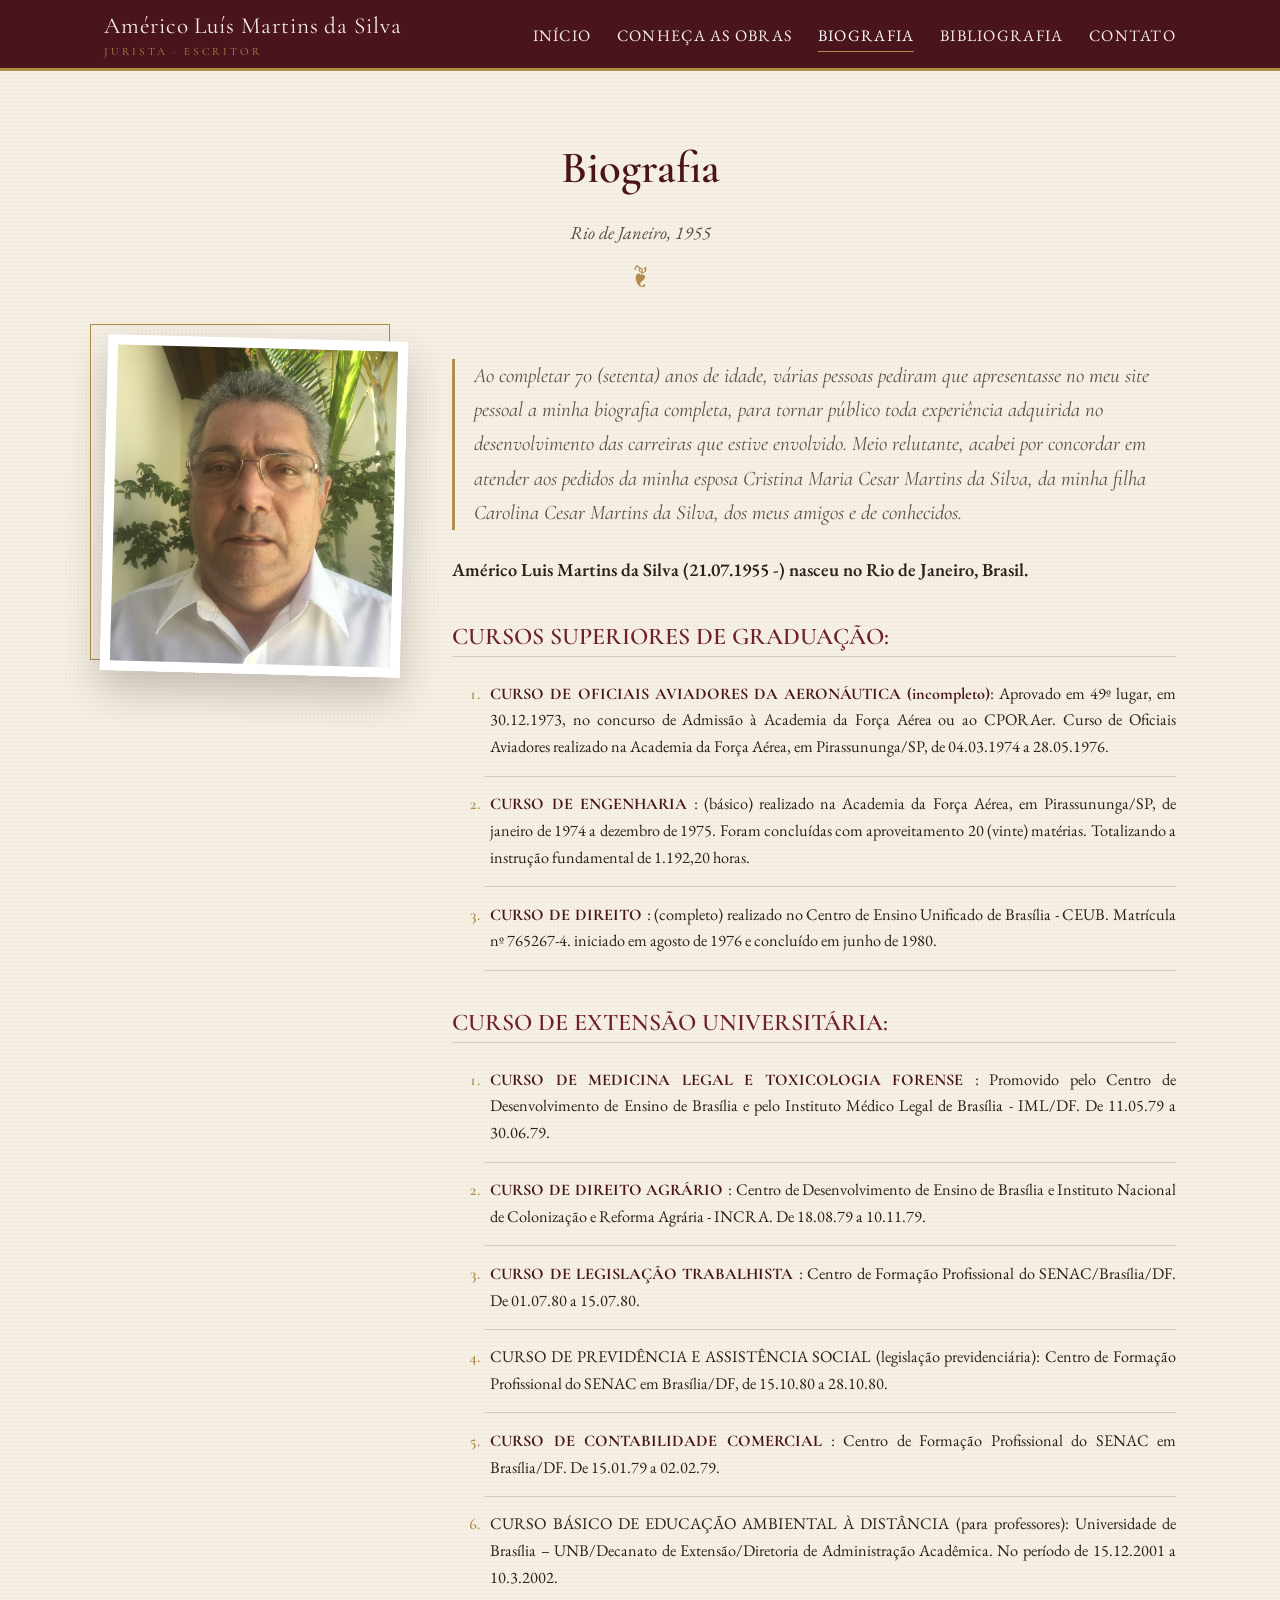
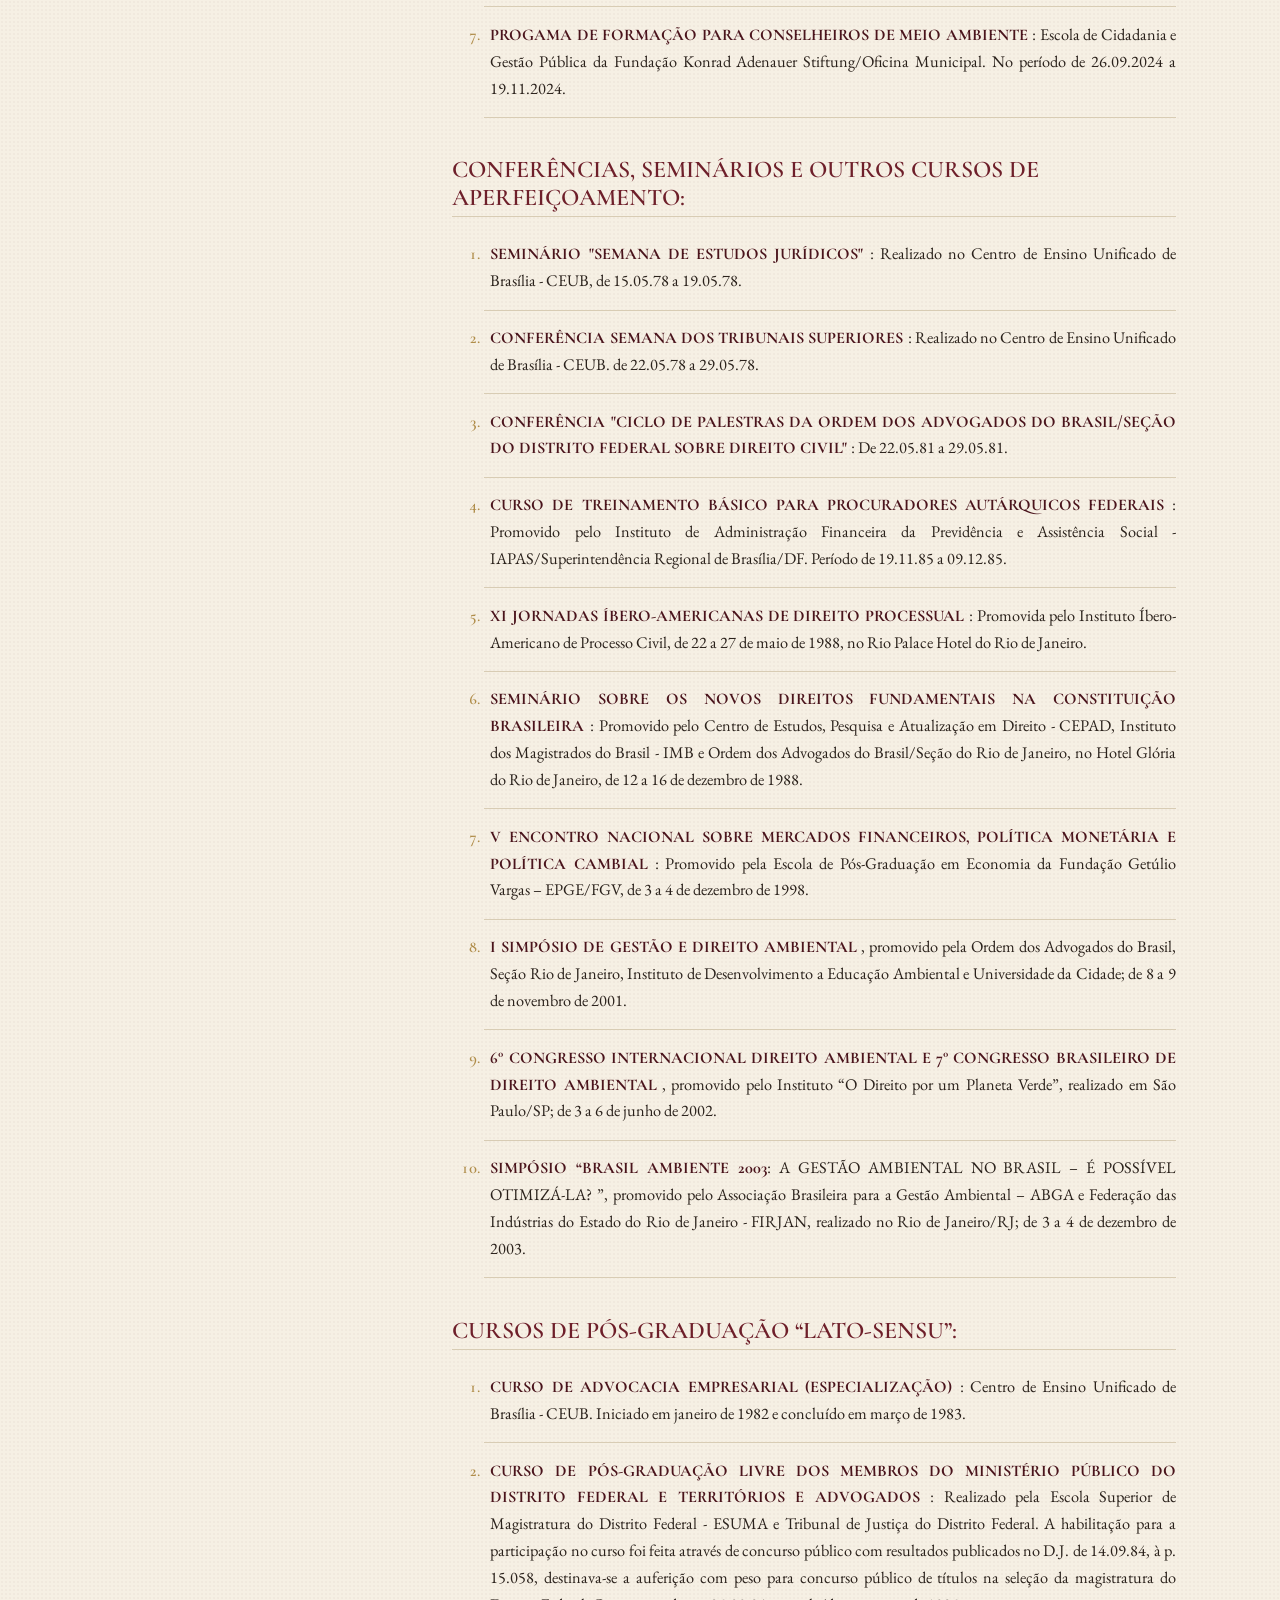
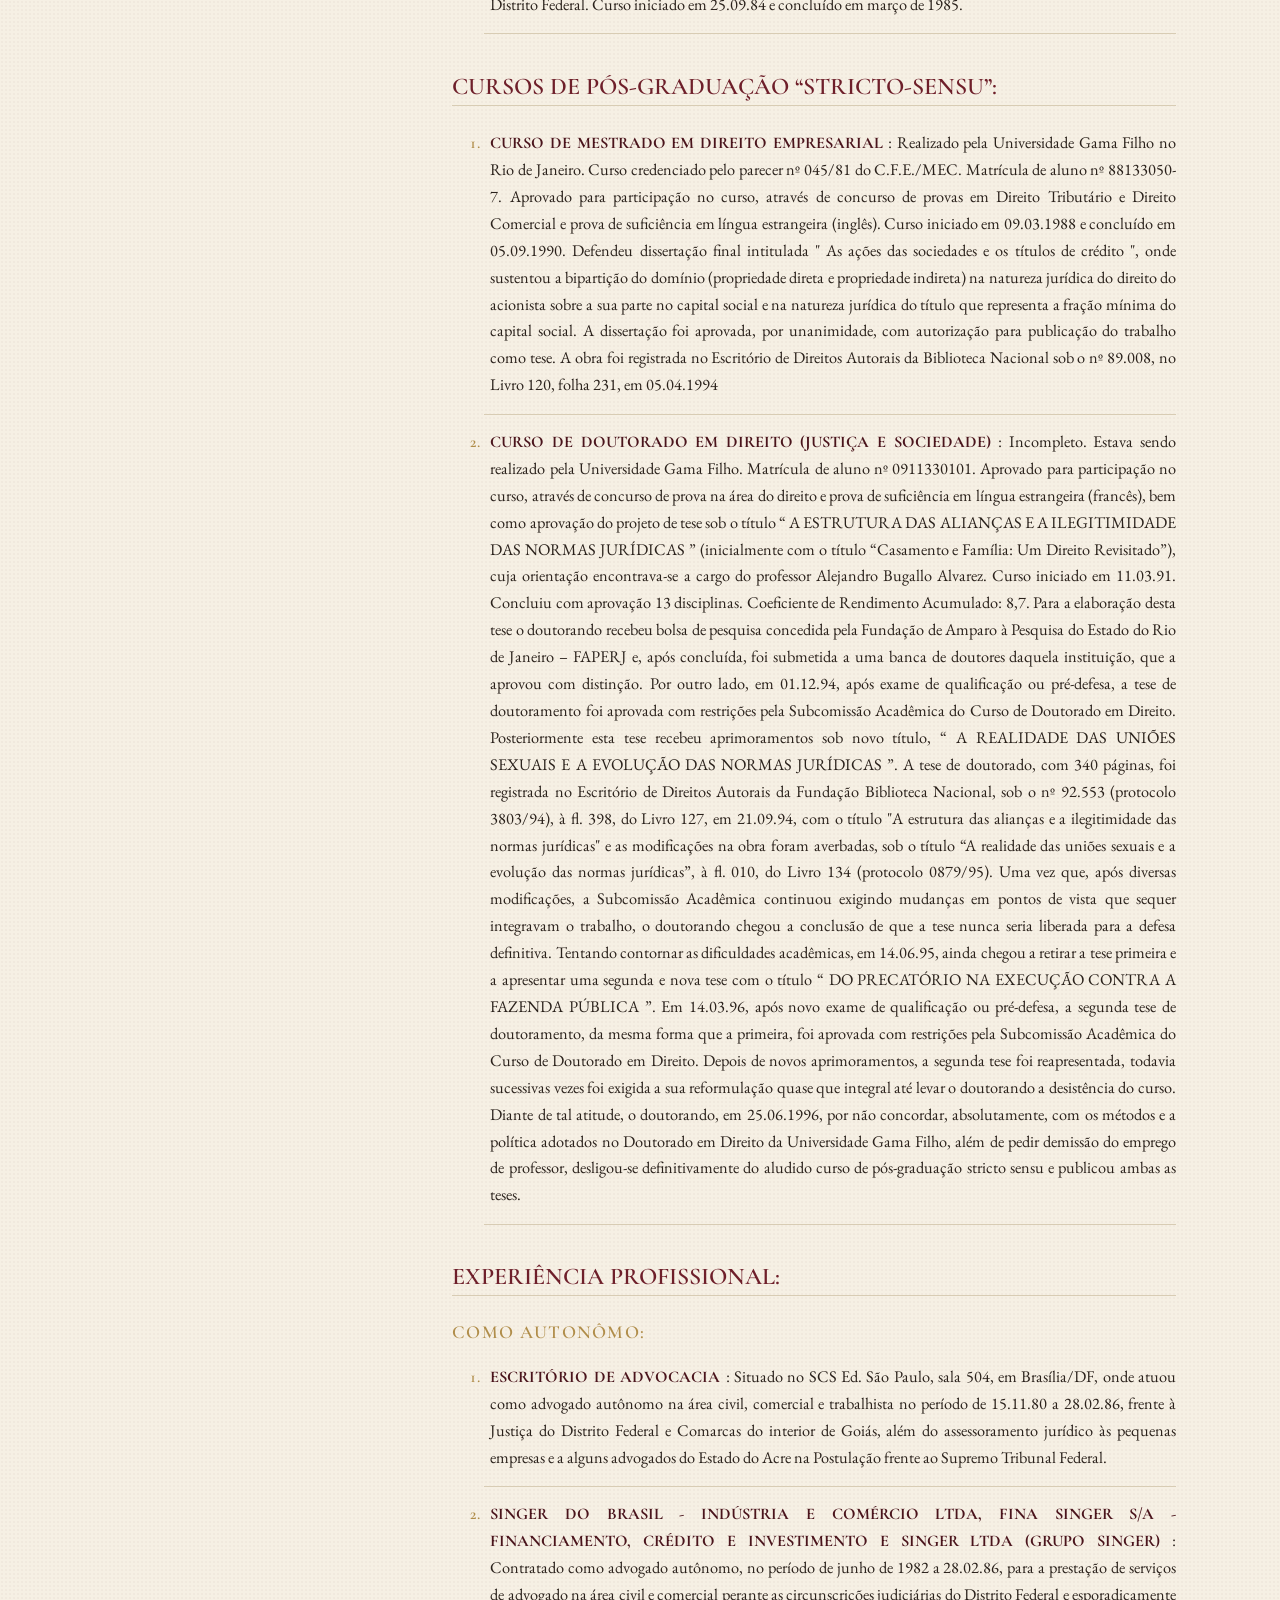
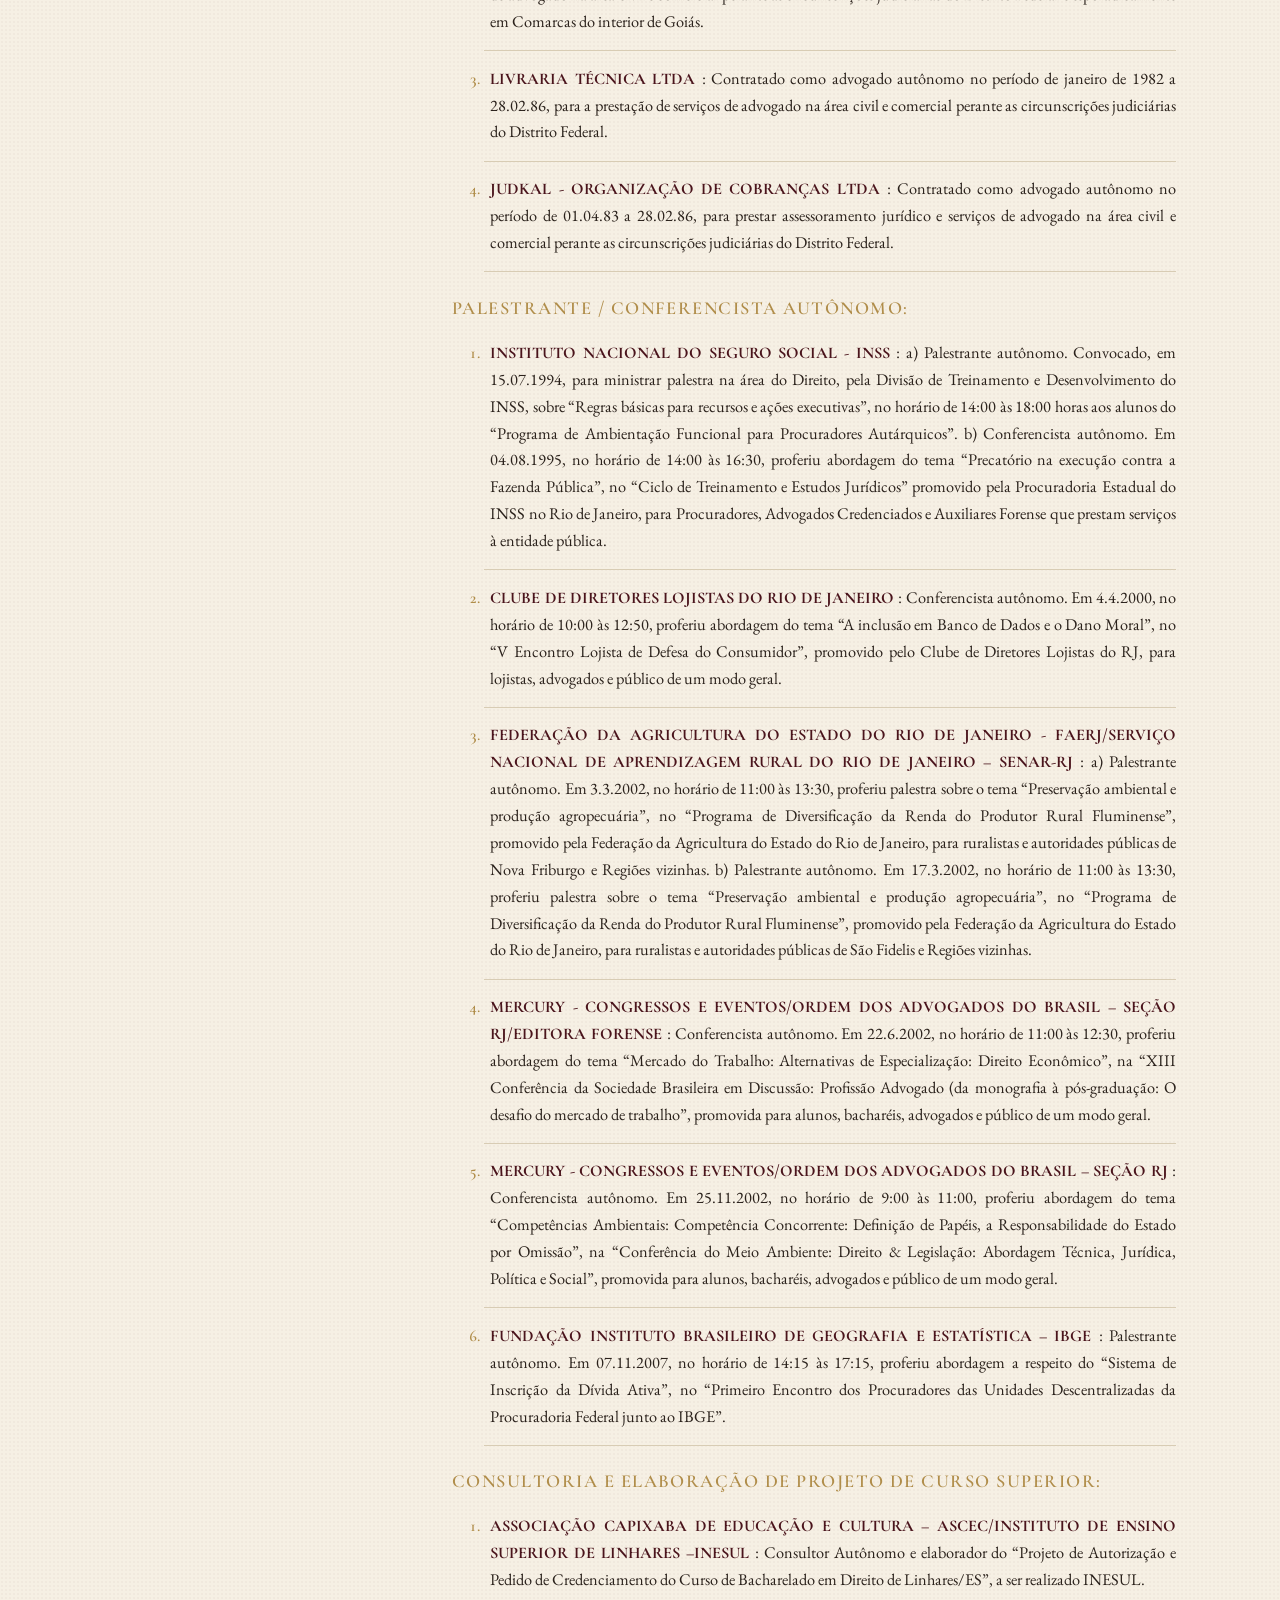
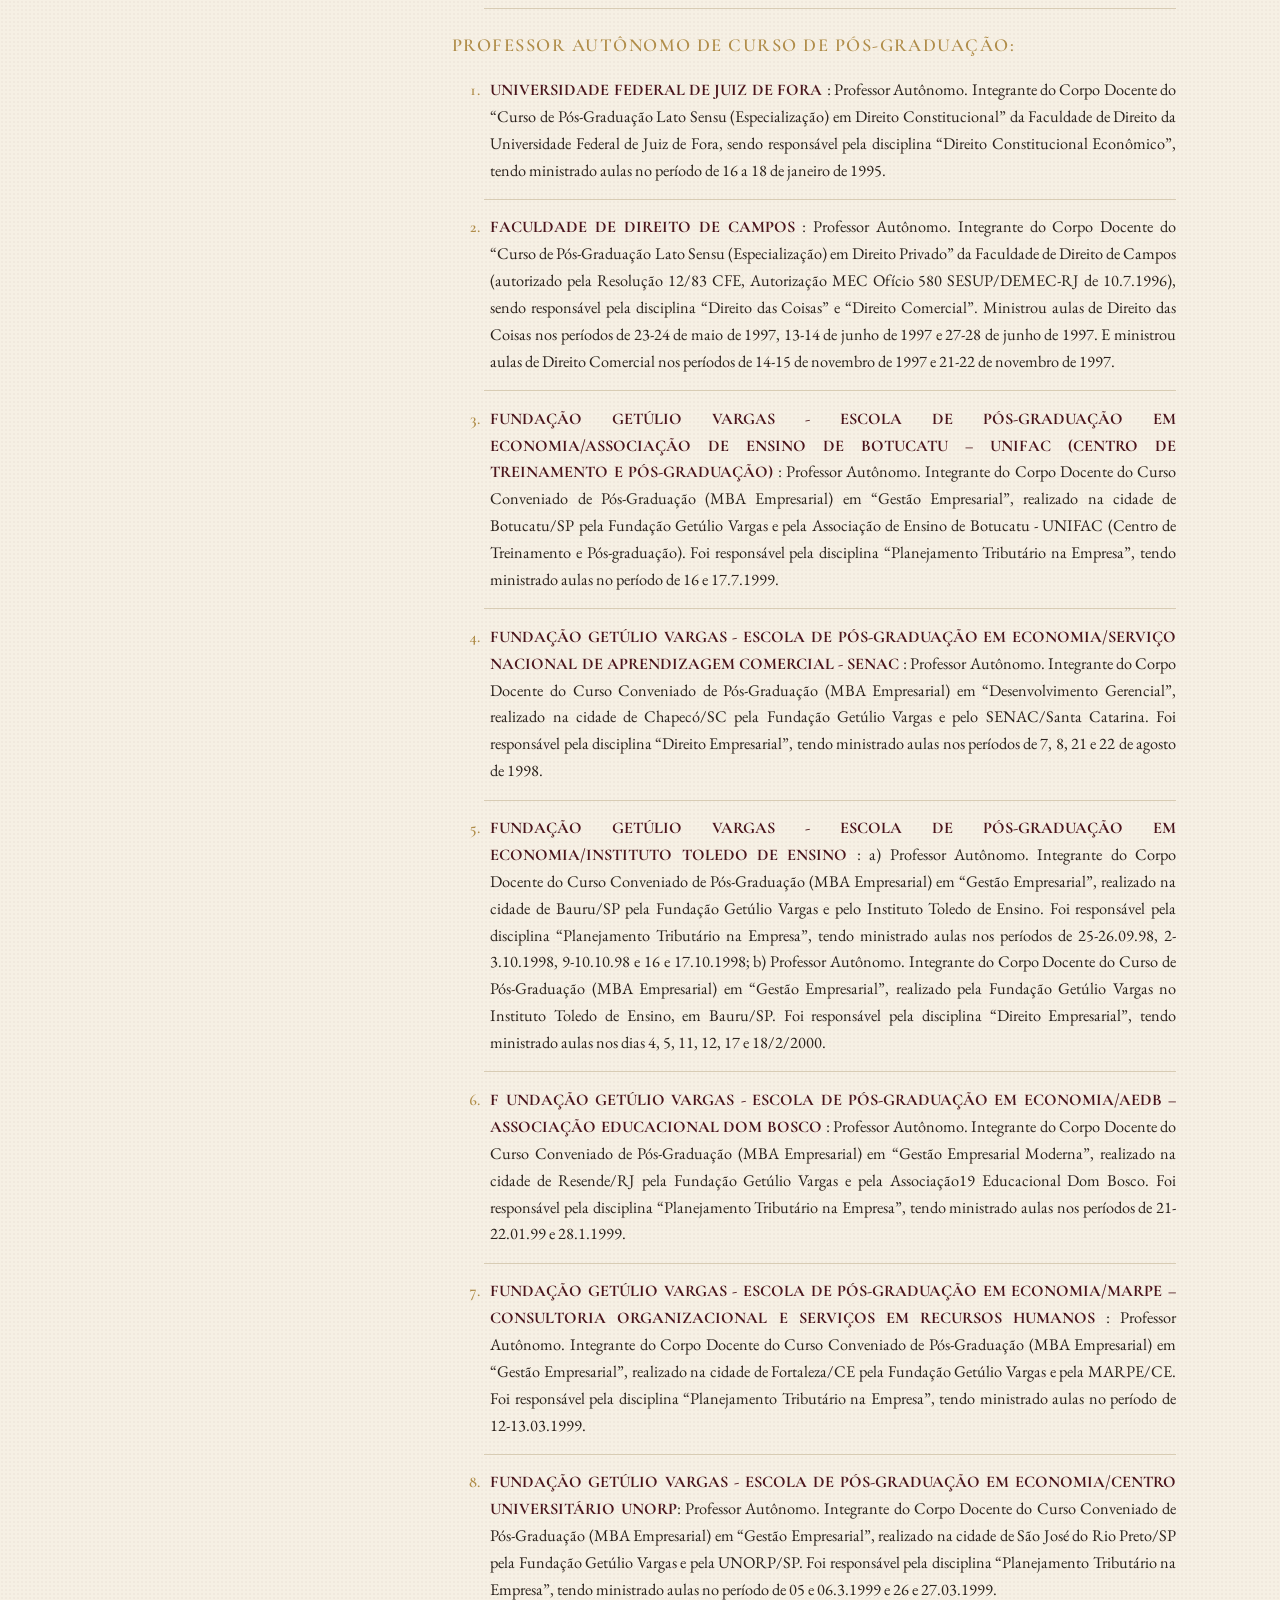
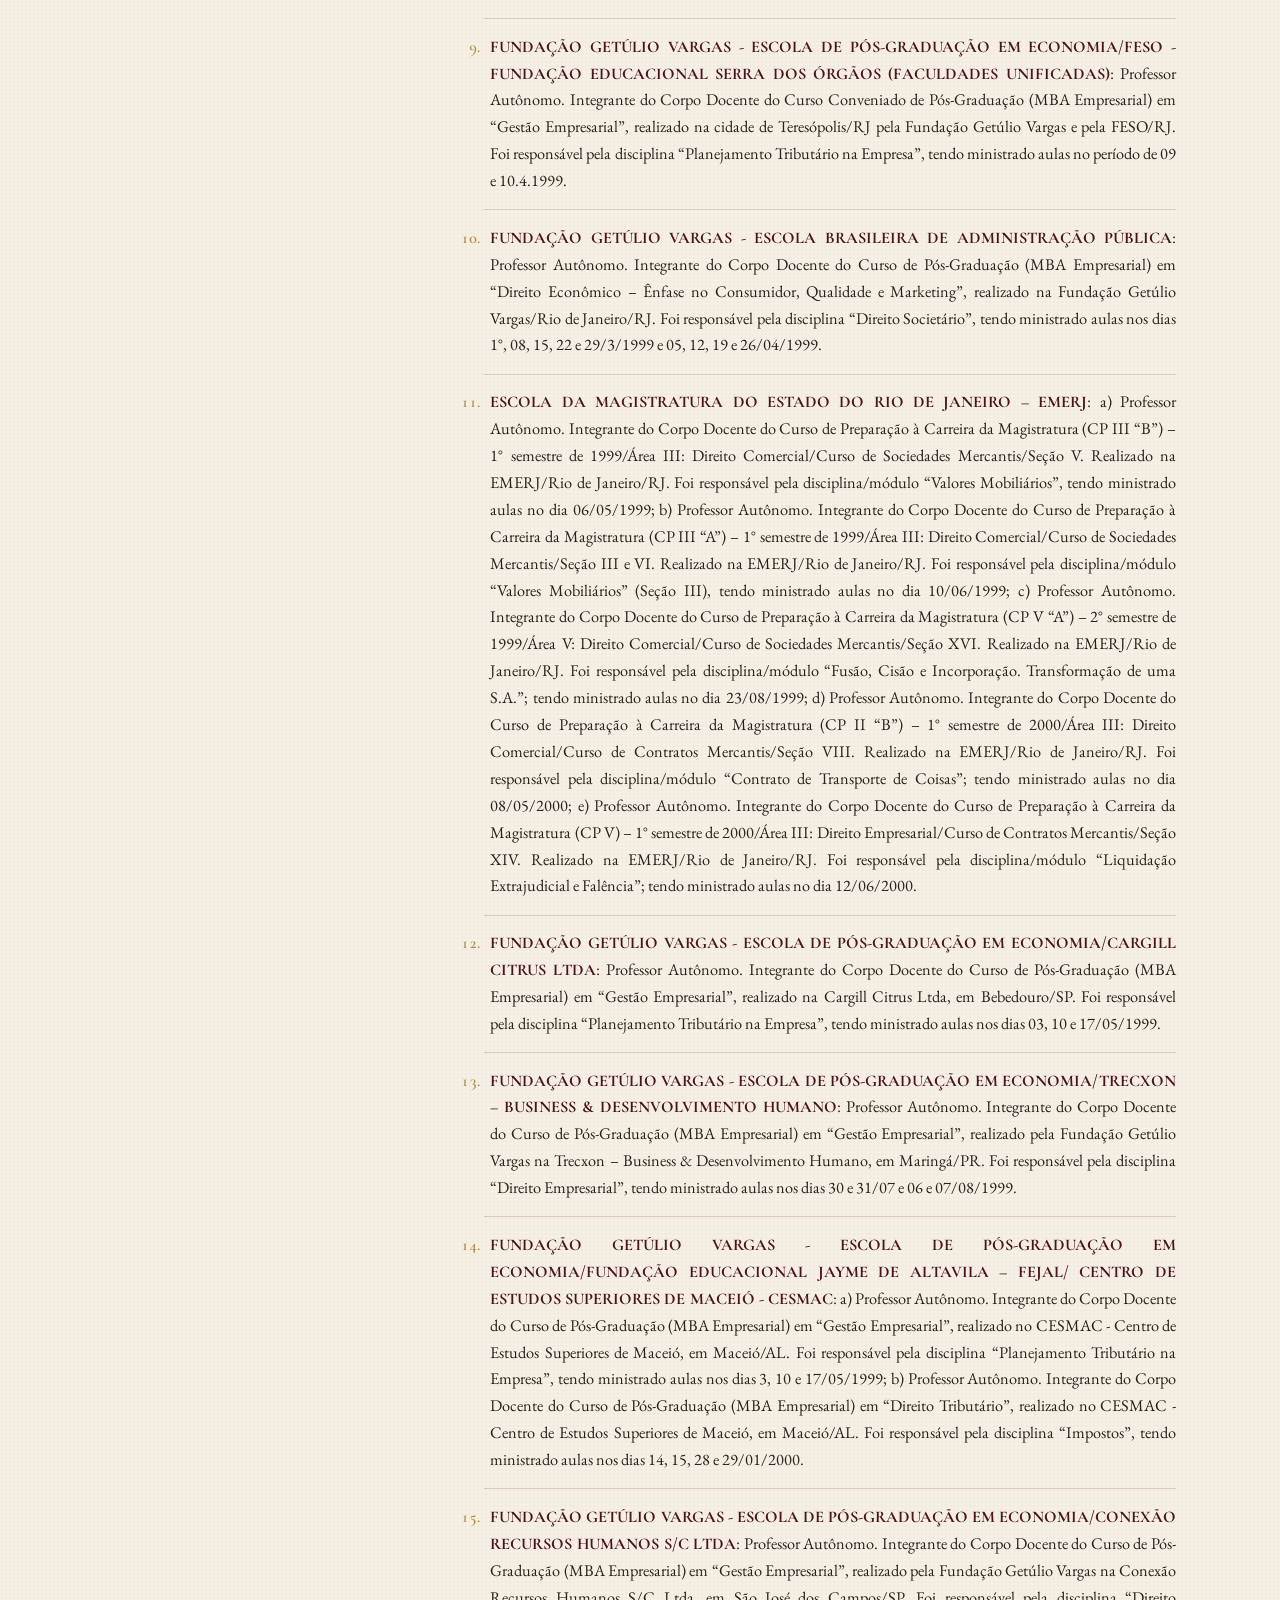
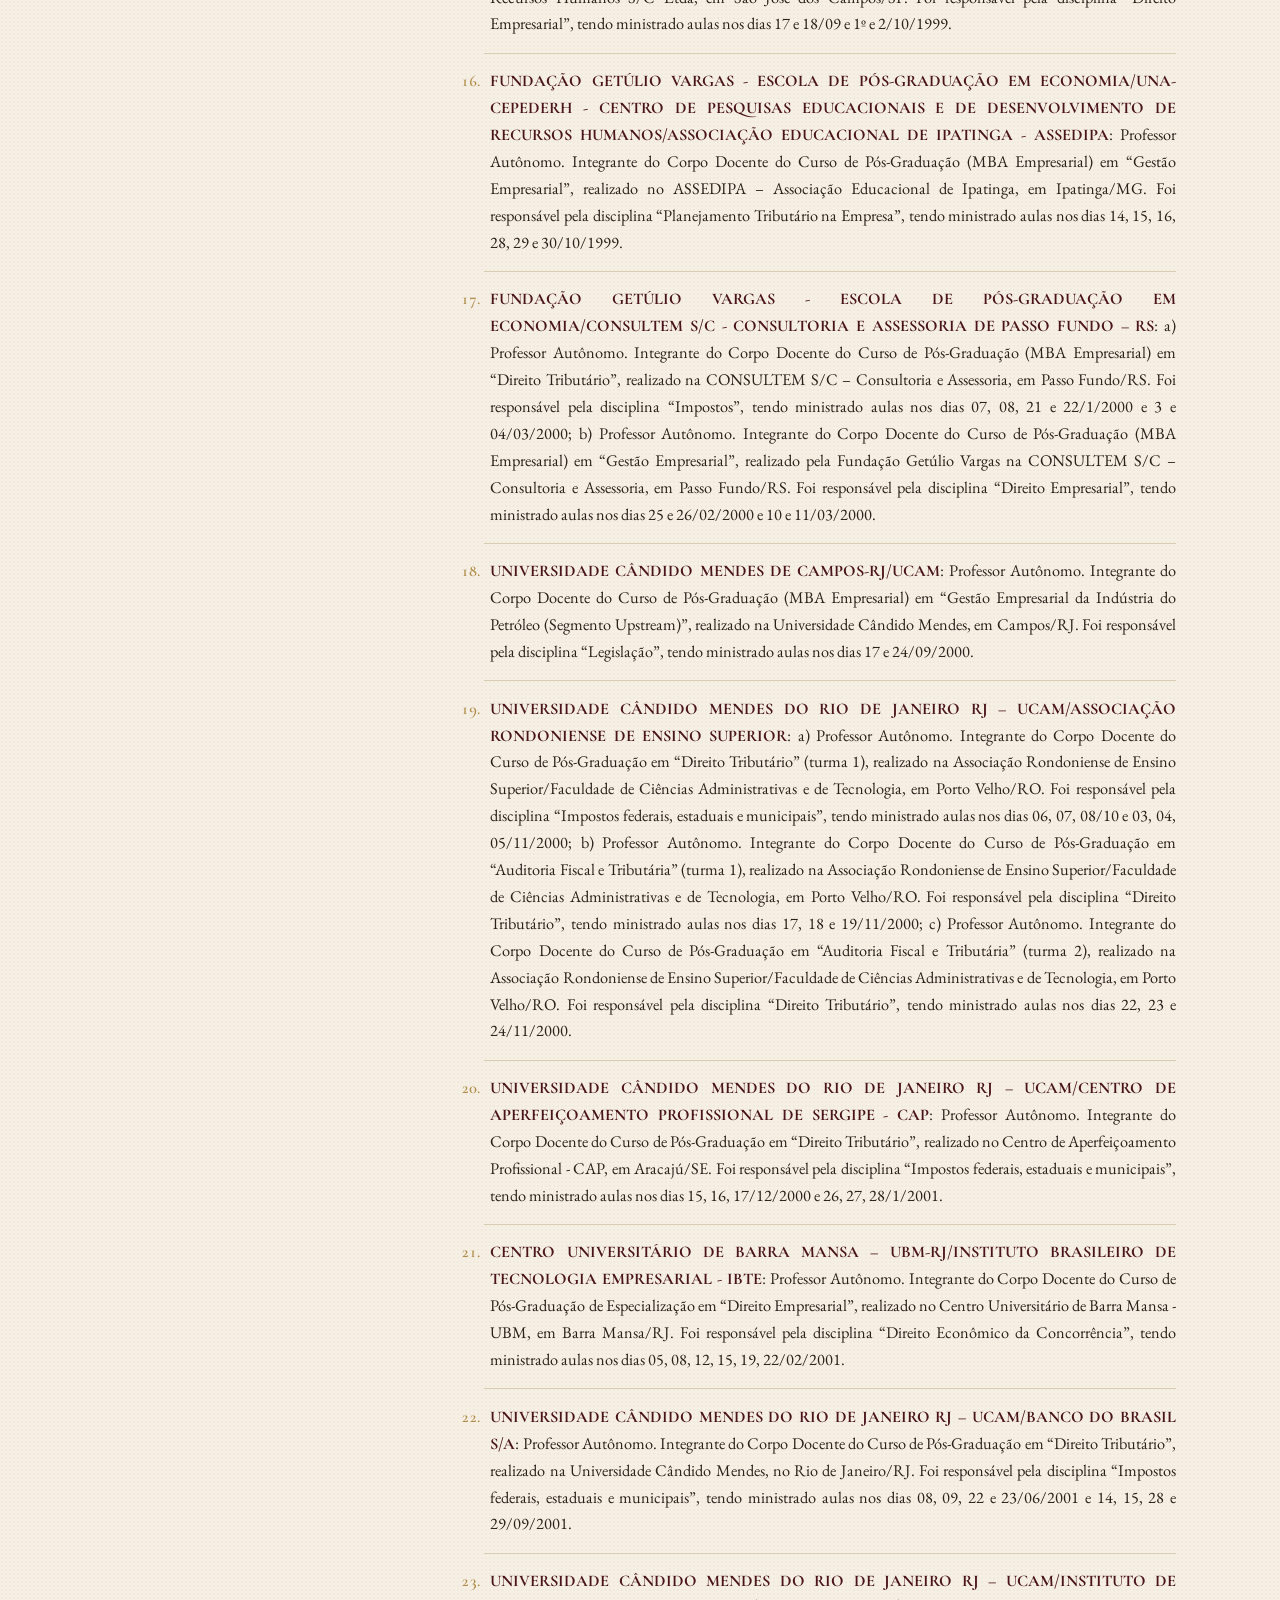
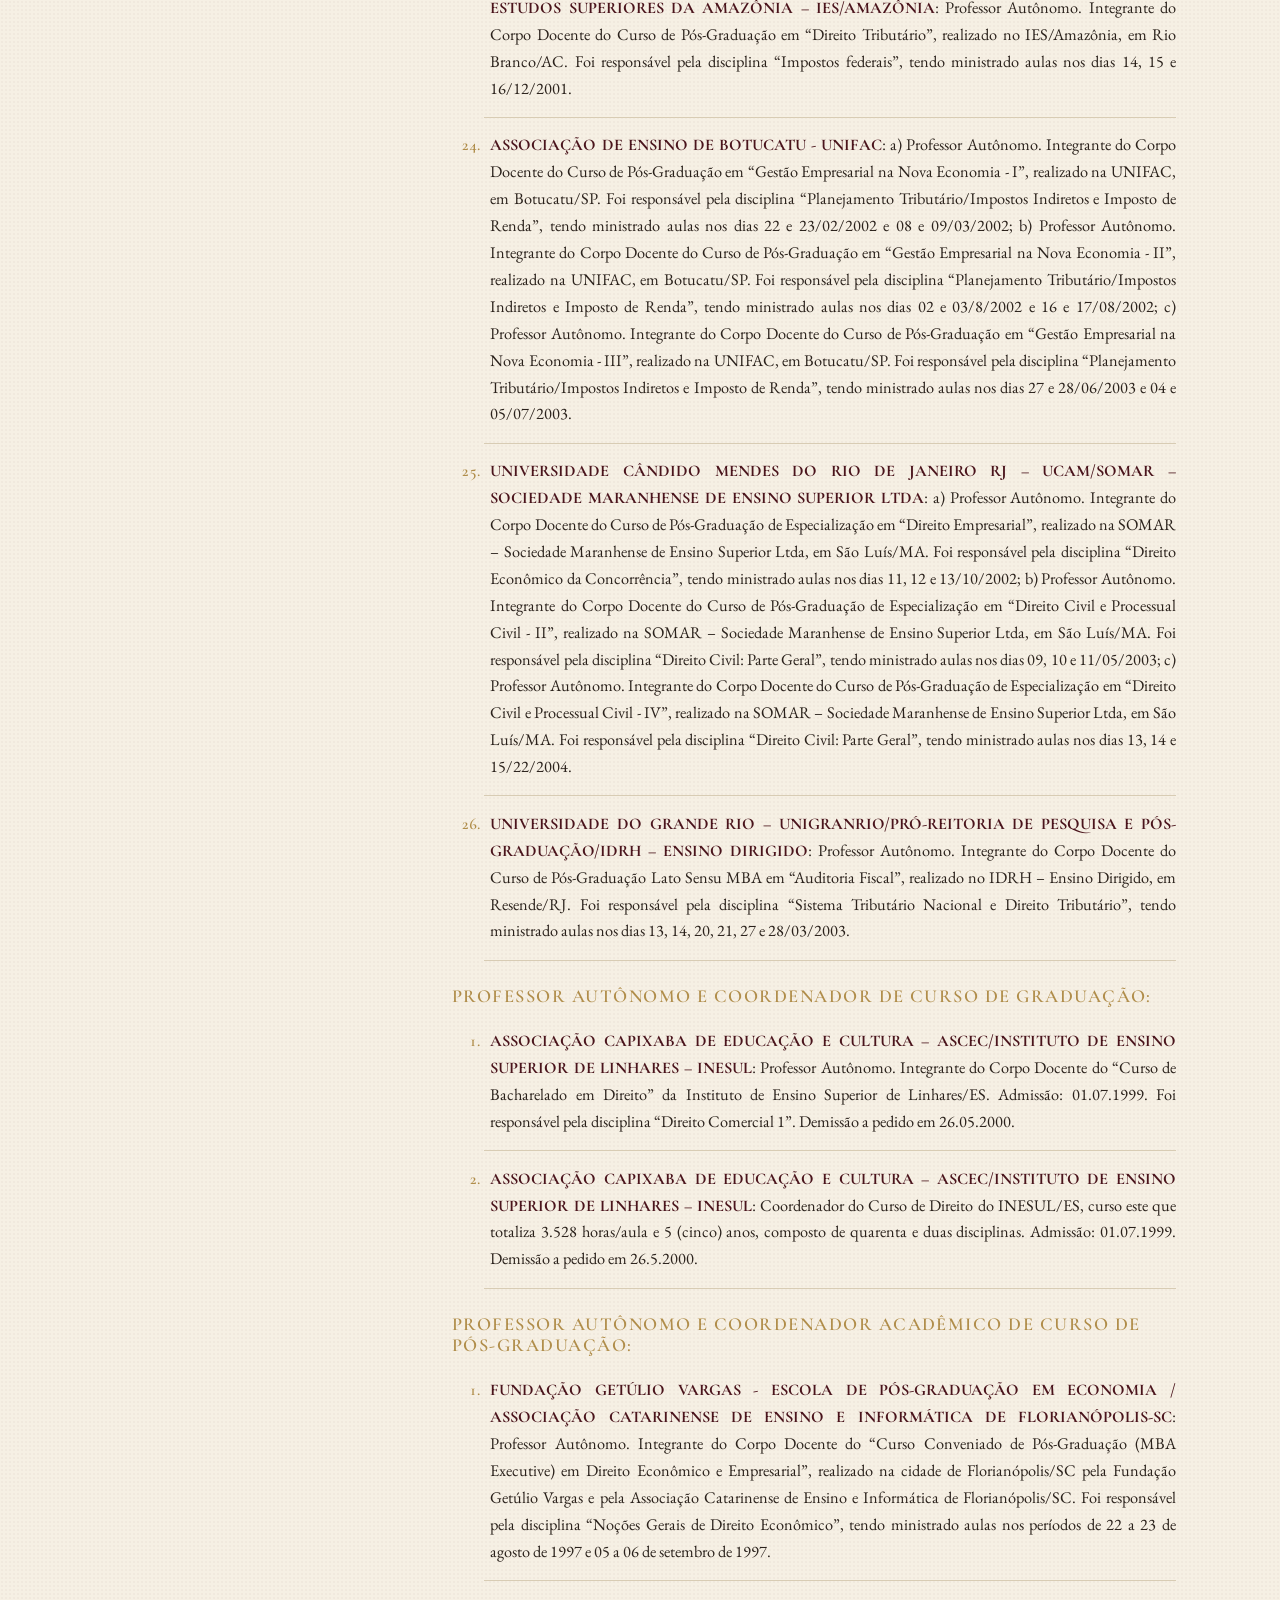
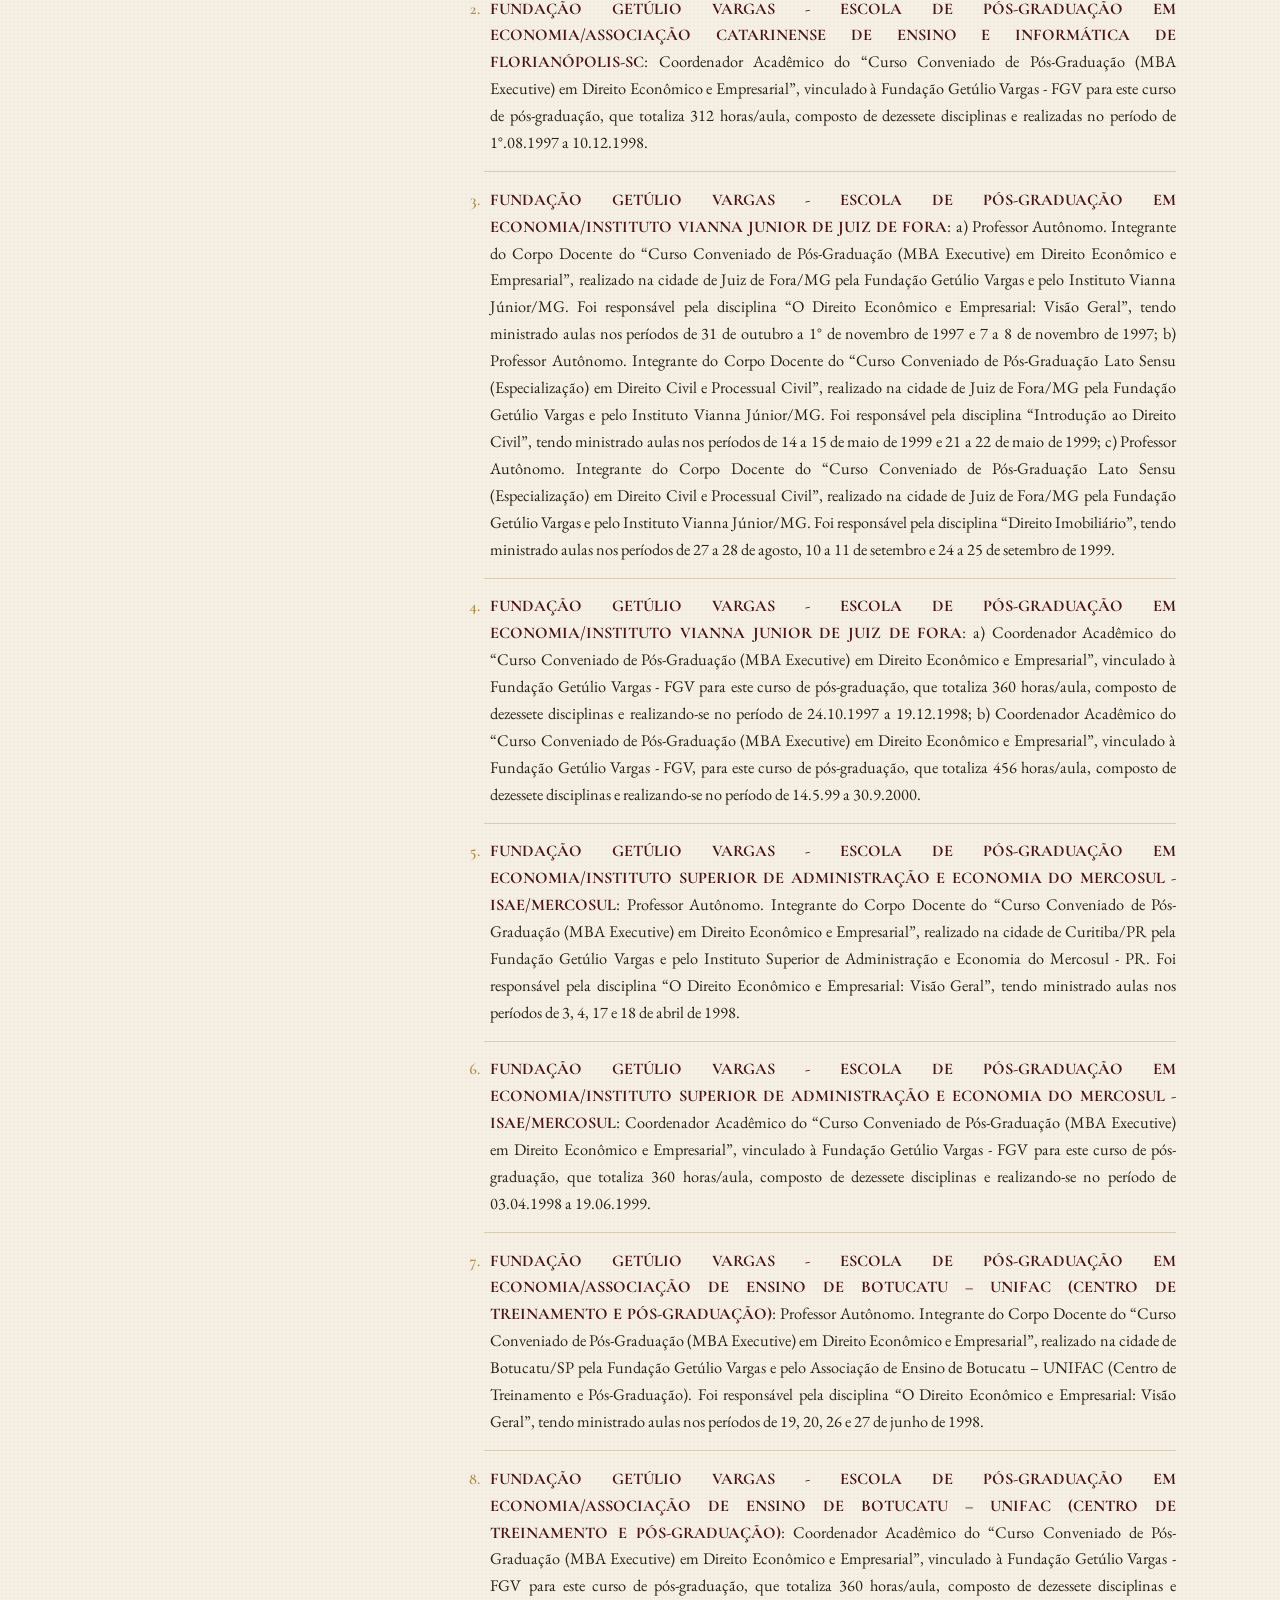
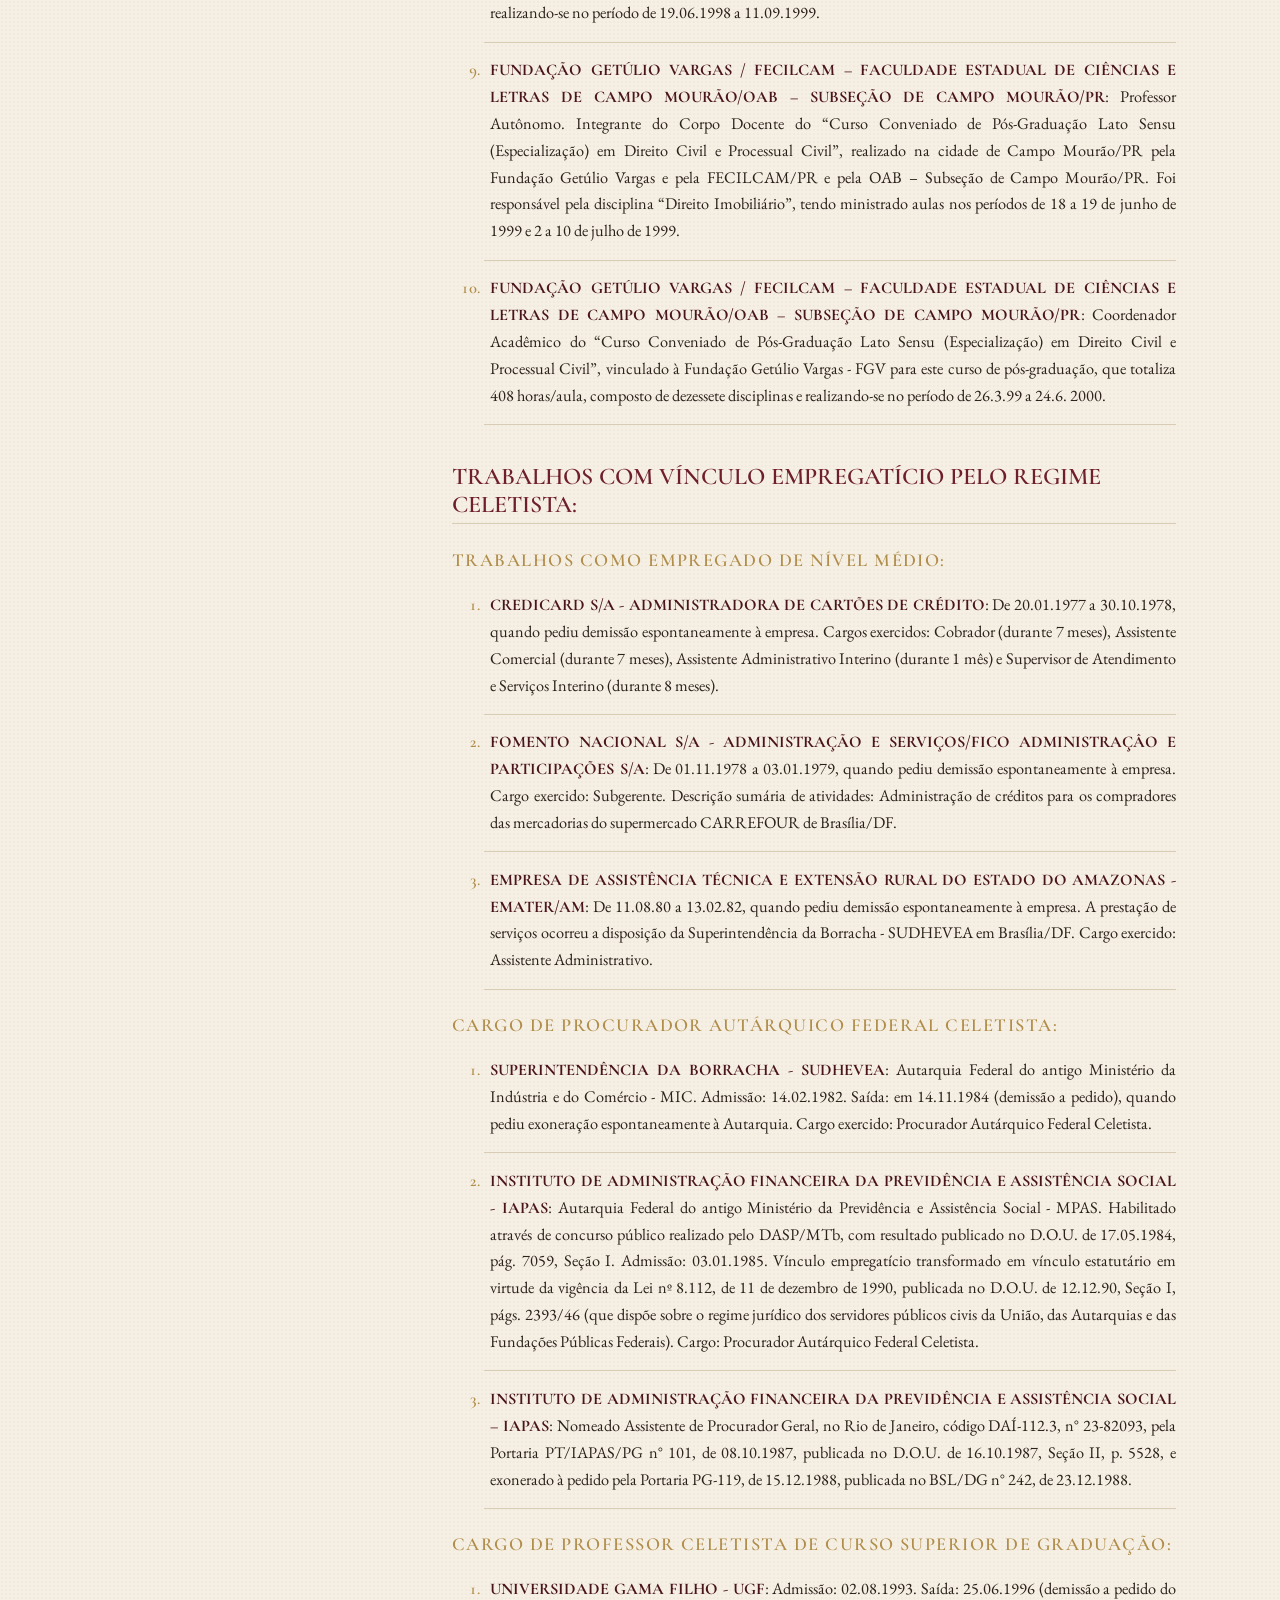
<file: biografia.html>
<!doctype html>
<html lang="pt-BR">
<head>
  <meta charset="utf-8">
  <meta name="viewport" content="width=device-width, initial-scale=1">
  <title>Biografia — Américo Luís Martins da Silva</title>
  <link rel="preconnect" href="https://fonts.googleapis.com">
  <link rel="preconnect" href="https://fonts.gstatic.com" crossorigin>
  <link href="https://fonts.googleapis.com/css2?family=Cormorant+Garamond:ital,wght@0,500;0,600;1,500&family=EB+Garamond:ital@0;1&display=swap" rel="stylesheet">
  <link rel="stylesheet" href="css/estilo.css?v=202611241730">
</head>
<body>
  <header id="topo"></header>
  <main class="secao">
    <div class="container">
      <div class="secao-titulo">
        <h1 style="font-size:2.8rem;color:var(--vinho-escuro)">Biografia</h1>
        <p>Rio de Janeiro, 1955</p>
      </div>
      <div class="bio-grade">
        <figure class="retrato" style="margin:0">
          <img src="img/autor.jpg" alt="Retrato de Américo Luís Martins da Silva">
        </figure>
        <div class="texto" style="margin:0">
          <p class="epigrafe">Ao completar 70 (setenta) anos de idade, várias pessoas pediram que apresentasse no meu site pessoal a minha biografia completa, para tornar público toda experiência adquirida no desenvolvimento das carreiras que estive envolvido. Meio relutante, acabei por concordar em atender aos pedidos da minha esposa Cristina Maria Cesar Martins da Silva, da minha filha Carolina Cesar Martins da Silva, dos meus amigos e de conhecidos.</p>
          <p class="nome-nasc">Américo Luis Martins da Silva (21.07.1955 -) nasceu no Rio de Janeiro, Brasil.</p>
          <h2 class="bio-sec">CURSOS SUPERIORES DE GRADUAÇÃO:</h2>
          <ol class="biblio bio-lista">
            <li value="1"><strong>CURSO DE OFICIAIS AVIADORES DA AERONÁUTICA (incompleto)</strong>: Aprovado em 49º lugar, em 30.12.1973, no concurso de Admissão à Academia da Força Aérea ou ao CPORAer. Curso de Oficiais Aviadores realizado na Academia da Força Aérea, em Pirassununga/SP, de 04.03.1974 a 28.05.1976.</li>
            <li value="2"><strong>CURSO DE ENGENHARIA </strong>: (básico) realizado na Academia da Força Aérea, em Pirassununga/SP, de janeiro de 1974 a dezembro de 1975. Foram concluídas com aproveitamento 20 (vinte) matérias. Totalizando a instrução fundamental de 1.192,20 horas.</li>
            <li value="3"><strong>CURSO DE DIREITO </strong>: (completo) realizado no Centro de Ensino Unificado de Brasília - CEUB. Matrícula nº 765267-4. iniciado em agosto de 1976 e concluído em junho de 1980.</li>
          </ol>
          <h2 class="bio-sec">CURSO DE EXTENSÃO UNIVERSITÁRIA:</h2>
          <ol class="biblio bio-lista">
            <li value="1"><strong>CURSO DE MEDICINA LEGAL E TOXICOLOGIA FORENSE </strong>: Promovido pelo Centro de Desenvolvimento de Ensino de Brasília e pelo Instituto Médico Legal de Brasília - IML/DF. De 11.05.79 a 30.06.79.</li>
            <li value="2"><strong>CURSO DE DIREITO AGRÁRIO </strong>: Centro de Desenvolvimento de Ensino de Brasília e Instituto Nacional de Colonização e Reforma Agrária - INCRA. De 18.08.79 a 10.11.79.</li>
            <li value="3"><strong>CURSO DE LEGISLAÇÃO TRABALHISTA </strong>: Centro de Formação Profissional do SENAC/Brasília/DF. De 01.07.80 a 15.07.80.</li>
            <li value="4">CURSO DE PREVIDÊNCIA E ASSISTÊNCIA SOCIAL (legislação previdenciária): Centro de Formação Profissional do SENAC em Brasília/DF, de 15.10.80 a 28.10.80.</li>
            <li value="5"><strong>CURSO DE CONTABILIDADE COMERCIAL </strong>: Centro de Formação Profissional do SENAC em Brasília/DF. De 15.01.79 a 02.02.79.</li>
            <li value="6">CURSO BÁSICO DE EDUCAÇÃO AMBIENTAL À DISTÂNCIA (para professores): Universidade de Brasília – UNB/Decanato de Extensão/Diretoria de Administração Acadêmica. No período de 15.12.2001 a 10.3.2002.</li>
            <li value="7"><strong>PROGAMA DE FORMAÇÃO PARA CONSELHEIROS DE MEIO AMBIENTE </strong>: Escola de Cidadania e Gestão Pública da Fundação Konrad Adenauer Stiftung/Oficina Municipal. No período de 26.09.2024 a 19.11.2024.</li>
          </ol>
          <h2 class="bio-sec">CONFERÊNCIAS, SEMINÁRIOS E OUTROS CURSOS DE APERFEIÇOAMENTO:</h2>
          <ol class="biblio bio-lista">
            <li value="1"><strong>SEMINÁRIO "SEMANA DE ESTUDOS JURÍDICOS" </strong>: Realizado no Centro de Ensino Unificado de Brasília - CEUB, de 15.05.78 a 19.05.78.</li>
            <li value="2"><strong>CONFERÊNCIA SEMANA DOS TRIBUNAIS SUPERIORES </strong>: Realizado no Centro de Ensino Unificado de Brasília - CEUB. de 22.05.78 a 29.05.78.</li>
            <li value="3"><strong>CONFERÊNCIA "CICLO DE PALESTRAS DA ORDEM DOS ADVOGADOS DO BRASIL/SEÇÃO DO DISTRITO FEDERAL SOBRE DIREITO CIVIL" </strong>: De 22.05.81 a 29.05.81.</li>
            <li value="4"><strong>CURSO DE TREINAMENTO BÁSICO PARA PROCURADORES AUTÁRQUICOS FEDERAIS </strong>: Promovido pelo Instituto de Administração Financeira da Previdência e Assistência Social - IAPAS/Superintendência Regional de Brasília/DF. Período de 19.11.85 a 09.12.85.</li>
            <li value="5"><strong>XI JORNADAS ÍBERO-AMERICANAS DE DIREITO PROCESSUAL </strong>: Promovida pelo Instituto Íbero-Americano de Processo Civil, de 22 a 27 de maio de 1988, no Rio Palace Hotel do Rio de Janeiro.</li>
            <li value="6"><strong>SEMINÁRIO SOBRE OS NOVOS DIREITOS FUNDAMENTAIS NA CONSTITUIÇÃO BRASILEIRA </strong>: Promovido pelo Centro de Estudos, Pesquisa e Atualização em Direito - CEPAD, Instituto dos Magistrados do Brasil - IMB e Ordem dos Advogados do Brasil/Seção do Rio de Janeiro, no Hotel Glória do Rio de Janeiro, de 12 a 16 de dezembro de 1988.</li>
            <li value="7"><strong>V ENCONTRO NACIONAL SOBRE MERCADOS FINANCEIROS, POLÍTICA MONETÁRIA E POLÍTICA CAMBIAL </strong>: Promovido pela Escola de Pós-Graduação em Economia da Fundação Getúlio Vargas – EPGE/FGV, de 3 a 4 de dezembro de 1998.</li>
            <li value="8"><strong>I SIMPÓSIO DE GESTÃO E DIREITO AMBIENTAL</strong> , promovido pela Ordem dos Advogados do Brasil, Seção Rio de Janeiro, Instituto de Desenvolvimento a Educação Ambiental e Universidade da Cidade; de 8 a 9 de novembro de 2001.</li>
            <li value="9"><strong>6° CONGRESSO INTERNACIONAL DIREITO AMBIENTAL E 7° CONGRESSO BRASILEIRO DE DIREITO AMBIENTAL</strong> , promovido pelo Instituto “O Direito por um Planeta Verde”, realizado em São Paulo/SP; de 3 a 6 de junho de 2002.</li>
            <li value="10"><strong>SIMPÓSIO “BRASIL AMBIENTE 2003</strong>: A GESTÃO AMBIENTAL NO BRASIL – É POSSÍVEL OTIMIZÁ-LA? ”, promovido pelo Associação Brasileira para a Gestão Ambiental – ABGA e Federação das Indústrias do Estado do Rio de Janeiro - FIRJAN, realizado no Rio de Janeiro/RJ; de 3 a 4 de dezembro de 2003.</li>
          </ol>
          <h2 class="bio-sec">CURSOS DE PÓS-GRADUAÇÃO “LATO-SENSU”:</h2>
          <ol class="biblio bio-lista">
            <li value="1"><strong>CURSO DE ADVOCACIA EMPRESARIAL (ESPECIALIZAÇÃO) </strong>: Centro de Ensino Unificado de Brasília - CEUB. Iniciado em janeiro de 1982 e concluído em março de 1983.</li>
            <li value="2"><strong>CURSO DE PÓS-GRADUAÇÃO LIVRE DOS MEMBROS DO MINISTÉRIO PÚBLICO DO DISTRITO FEDERAL E TERRITÓRIOS E ADVOGADOS </strong>: Realizado pela Escola Superior de Magistratura do Distrito Federal - ESUMA e Tribunal de Justiça do Distrito Federal. A habilitação para a participação no curso foi feita através de concurso público com resultados publicados no D.J. de 14.09.84, à p. 15.058, destinava-se a auferição com peso para concurso público de títulos na seleção da magistratura do Distrito Federal. Curso iniciado em 25.09.84 e concluído em março de 1985.</li>
          </ol>
          <h2 class="bio-sec">CURSOS DE PÓS-GRADUAÇÃO “STRICTO-SENSU”:</h2>
          <ol class="biblio bio-lista">
            <li value="1"><strong>CURSO DE MESTRADO EM DIREITO EMPRESARIAL </strong>: Realizado pela Universidade Gama Filho no Rio de Janeiro. Curso credenciado pelo parecer nº 045/81 do C.F.E./MEC. Matrícula de aluno nº 88133050-7. Aprovado para participação no curso, através de concurso de provas em Direito Tributário e Direito Comercial e prova de suficiência em língua estrangeira (inglês). Curso iniciado em 09.03.1988 e concluído em 05.09.1990. Defendeu dissertação final intitulada " As ações das sociedades e os títulos de crédito ", onde sustentou a bipartição do domínio (propriedade direta e propriedade indireta) na natureza jurídica do direito do acionista sobre a sua parte no capital social e na natureza jurídica do título que representa a fração mínima do capital social. A dissertação foi aprovada, por unanimidade, com autorização para publicação do trabalho como tese. A obra foi registrada no Escritório de Direitos Autorais da Biblioteca Nacional sob o nº 89.008, no Livro 120, folha 231, em 05.04.1994</li>
            <li value="2"><strong>CURSO DE DOUTORADO EM DIREITO (JUSTIÇA E SOCIEDADE) </strong>: Incompleto. Estava sendo realizado pela Universidade Gama Filho. Matrícula de aluno nº 0911330101. Aprovado para participação no curso, através de concurso de prova na área do direito e prova de suficiência em língua estrangeira (francês), bem como aprovação do projeto de tese sob o título “ A ESTRUTURA DAS ALIANÇAS E A ILEGITIMIDADE DAS NORMAS JURÍDICAS ” (inicialmente com o título “Casamento e Família: Um Direito Revisitado”), cuja orientação encontrava-se a cargo do professor Alejandro Bugallo Alvarez. Curso iniciado em 11.03.91. Concluiu com aprovação 13 disciplinas. Coeficiente de Rendimento Acumulado: 8,7. Para a elaboração desta tese o doutorando recebeu bolsa de pesquisa concedida pela Fundação de Amparo à Pesquisa do Estado do Rio de Janeiro – FAPERJ e, após concluída, foi submetida a uma banca de doutores daquela instituição, que a aprovou com distinção. Por outro lado, em 01.12.94, após exame de qualificação ou pré-defesa, a tese de doutoramento foi aprovada com restrições pela Subcomissão Acadêmica do Curso de Doutorado em Direito. Posteriormente esta tese recebeu aprimoramentos sob novo título, “ A REALIDADE DAS UNIÕES SEXUAIS E A EVOLUÇÃO DAS NORMAS JURÍDICAS ”. A tese de doutorado, com 340 páginas, foi registrada no Escritório de Direitos Autorais da Fundação Biblioteca Nacional, sob o nº 92.553 (protocolo 3803/94), à fl. 398, do Livro 127, em 21.09.94, com o título "A estrutura das alianças e a ilegitimidade das normas jurídicas" e as modificações na obra foram averbadas, sob o título “A realidade das uniões sexuais e a evolução das normas jurídicas”, à fl. 010, do Livro 134 (protocolo 0879/95). Uma vez que, após diversas modificações, a Subcomissão Acadêmica continuou exigindo mudanças em pontos de vista que sequer integravam o trabalho, o doutorando chegou a conclusão de que a tese nunca seria liberada para a defesa definitiva. Tentando contornar as dificuldades acadêmicas, em 14.06.95, ainda chegou a retirar a tese primeira e a apresentar uma segunda e nova tese com o título “ DO PRECATÓRIO NA EXECUÇÃO CONTRA A FAZENDA PÚBLICA ”. Em 14.03.96, após novo exame de qualificação ou pré-defesa, a segunda tese de doutoramento, da mesma forma que a primeira, foi aprovada com restrições pela Subcomissão Acadêmica do Curso de Doutorado em Direito. Depois de novos aprimoramentos, a segunda tese foi reapresentada, todavia sucessivas vezes foi exigida a sua reformulação quase que integral até levar o doutorando a desistência do curso. Diante de tal atitude, o doutorando, em 25.06.1996, por não concordar, absolutamente, com os métodos e a política adotados no Doutorado em Direito da Universidade Gama Filho, além de pedir demissão do emprego de professor, desligou-se definitivamente do aludido curso de pós-graduação stricto sensu e publicou ambas as teses.</li>
          </ol>
          <h2 class="bio-sec">EXPERIÊNCIA PROFISSIONAL:</h2>
          <h3 class="bio-sec">COMO AUTONÔMO:</h3>
          <ol class="biblio bio-lista">
            <li value="1"><strong>ESCRITÓRIO DE ADVOCACIA </strong>: Situado no SCS Ed. São Paulo, sala 504, em Brasília/DF, onde atuou como advogado autônomo na área civil, comercial e trabalhista no período de 15.11.80 a 28.02.86, frente à Justiça do Distrito Federal e Comarcas do interior de Goiás, além do assessoramento jurídico às pequenas empresas e a alguns advogados do Estado do Acre na Postulação frente ao Supremo Tribunal Federal.</li>
            <li value="2"><strong>SINGER DO BRASIL - INDÚSTRIA E COMÉRCIO LTDA, FINA SINGER S/A - FINANCIAMENTO, CRÉDITO E INVESTIMENTO E SINGER LTDA (GRUPO SINGER) </strong>: Contratado como advogado autônomo, no período de junho de 1982 a 28.02.86, para a prestação de serviços de advogado na área civil e comercial perante as circunscrições judiciárias do Distrito Federal e esporadicamente em Comarcas do interior de Goiás.</li>
            <li value="3"><strong>LIVRARIA TÉCNICA LTDA </strong>: Contratado como advogado autônomo no período de janeiro de 1982 a 28.02.86, para a prestação de serviços de advogado na área civil e comercial perante as circunscrições judiciárias do Distrito Federal.</li>
            <li value="4"><strong>JUDKAL - ORGANIZAÇÃO DE COBRANÇAS LTDA </strong>: Contratado como advogado autônomo no período de 01.04.83 a 28.02.86, para prestar assessoramento jurídico e serviços de advogado na área civil e comercial perante as circunscrições judiciárias do Distrito Federal.</li>
          </ol>
          <h3 class="bio-sec">PALESTRANTE / CONFERENCISTA AUTÔNOMO:</h3>
          <ol class="biblio bio-lista">
            <li value="1"><strong>INSTITUTO NACIONAL DO SEGURO SOCIAL - INSS </strong>: a) Palestrante autônomo. Convocado, em 15.07.1994, para ministrar palestra na área do Direito, pela Divisão de Treinamento e Desenvolvimento do INSS, sobre “Regras básicas para recursos e ações executivas”, no horário de 14:00 às 18:00 horas aos alunos do “Programa de Ambientação Funcional para Procuradores Autárquicos”. b) Conferencista autônomo. Em 04.08.1995, no horário de 14:00 às 16:30, proferiu abordagem do tema “Precatório na execução contra a Fazenda Pública”, no “Ciclo de Treinamento e Estudos Jurídicos” promovido pela Procuradoria Estadual do INSS no Rio de Janeiro, para Procuradores, Advogados Credenciados e Auxiliares Forense que prestam serviços à entidade pública.</li>
            <li value="2"><strong>CLUBE DE DIRETORES LOJISTAS DO RIO DE JANEIRO </strong>: Conferencista autônomo. Em 4.4.2000, no horário de 10:00 às 12:50, proferiu abordagem do tema “A inclusão em Banco de Dados e o Dano Moral”, no “V Encontro Lojista de Defesa do Consumidor”, promovido pelo Clube de Diretores Lojistas do RJ, para lojistas, advogados e público de um modo geral.</li>
            <li value="3"><strong>FEDERAÇÃO DA AGRICULTURA DO ESTADO DO RIO DE JANEIRO - FAERJ/SERVIÇO NACIONAL DE APRENDIZAGEM RURAL DO RIO DE JANEIRO – SENAR-RJ </strong>: a) Palestrante autônomo. Em 3.3.2002, no horário de 11:00 às 13:30, proferiu palestra sobre o tema “Preservação ambiental e produção agropecuária”, no “Programa de Diversificação da Renda do Produtor Rural Fluminense”, promovido pela Federação da Agricultura do Estado do Rio de Janeiro, para ruralistas e autoridades públicas de Nova Friburgo e Regiões vizinhas. b) Palestrante autônomo. Em 17.3.2002, no horário de 11:00 às 13:30, proferiu palestra sobre o tema “Preservação ambiental e produção agropecuária”, no “Programa de Diversificação da Renda do Produtor Rural Fluminense”, promovido pela Federação da Agricultura do Estado do Rio de Janeiro, para ruralistas e autoridades públicas de São Fidelis e Regiões vizinhas.</li>
            <li value="4"><strong>MERCURY - CONGRESSOS E EVENTOS/ORDEM DOS ADVOGADOS DO BRASIL – SEÇÃO RJ/EDITORA FORENSE </strong>: Conferencista autônomo. Em 22.6.2002, no horário de 11:00 às 12:30, proferiu abordagem do tema “Mercado do Trabalho: Alternativas de Especialização: Direito Econômico”, na “XIII Conferência da Sociedade Brasileira em Discussão: Profissão Advogado (da monografia à pós-graduação: O desafio do mercado de trabalho”, promovida para alunos, bacharéis, advogados e público de um modo geral.</li>
            <li value="5"><strong>MERCURY - CONGRESSOS E EVENTOS/ORDEM DOS ADVOGADOS DO BRASIL – SEÇÃO RJ </strong>: Conferencista autônomo. Em 25.11.2002, no horário de 9:00 às 11:00, proferiu abordagem do tema “Competências Ambientais: Competência Concorrente: Definição de Papéis, a Responsabilidade do Estado por Omissão”, na “Conferência do Meio Ambiente: Direito &amp; Legislação: Abordagem Técnica, Jurídica, Política e Social”, promovida para alunos, bacharéis, advogados e público de um modo geral.</li>
            <li value="6"><strong>FUNDAÇÃO INSTITUTO BRASILEIRO DE GEOGRAFIA E ESTATÍSTICA – IBGE </strong>: Palestrante autônomo. Em 07.11.2007, no horário de 14:15 às 17:15, proferiu abordagem a respeito do “Sistema de Inscrição da Dívida Ativa”, no “Primeiro Encontro dos Procuradores das Unidades Descentralizadas da Procuradoria Federal junto ao IBGE”.</li>
          </ol>
          <h3 class="bio-sec">CONSULTORIA E ELABORAÇÃO DE PROJETO DE CURSO SUPERIOR:</h3>
          <ol class="biblio bio-lista">
            <li value="1"><strong>ASSOCIAÇÃO CAPIXABA DE EDUCAÇÃO E CULTURA – ASCEC/INSTITUTO DE ENSINO SUPERIOR DE LINHARES –INESUL </strong>: Consultor Autônomo e elaborador do “Projeto de Autorização e Pedido de Credenciamento do Curso de Bacharelado em Direito de Linhares/ES”, a ser realizado INESUL.</li>
          </ol>
          <h3 class="bio-sec">PROFESSOR AUTÔNOMO DE CURSO DE PÓS-GRADUAÇÃO:</h3>
          <ol class="biblio bio-lista">
            <li value="1"><strong>UNIVERSIDADE FEDERAL DE JUIZ DE FORA </strong>: Professor Autônomo. Integrante do Corpo Docente do “Curso de Pós-Graduação Lato Sensu (Especialização) em Direito Constitucional” da Faculdade de Direito da Universidade Federal de Juiz de Fora, sendo responsável pela disciplina “Direito Constitucional Econômico”, tendo ministrado aulas no período de 16 a 18 de janeiro de 1995.</li>
            <li value="2"><strong>FACULDADE DE DIREITO DE CAMPOS </strong>: Professor Autônomo. Integrante do Corpo Docente do “Curso de Pós-Graduação Lato Sensu (Especialização) em Direito Privado” da Faculdade de Direito de Campos (autorizado pela Resolução 12/83 CFE, Autorização MEC Ofício 580 SESUP/DEMEC-RJ de 10.7.1996), sendo responsável pela disciplina “Direito das Coisas” e “Direito Comercial”. Ministrou aulas de Direito das Coisas nos períodos de 23-24 de maio de 1997, 13-14 de junho de 1997 e 27-28 de junho de 1997. E ministrou aulas de Direito Comercial nos períodos de 14-15 de novembro de 1997 e 21-22 de novembro de 1997.</li>
            <li value="3"><strong>FUNDAÇÃO GETÚLIO VARGAS - ESCOLA DE PÓS-GRADUAÇÃO EM ECONOMIA/ASSOCIAÇÃO DE ENSINO DE BOTUCATU – UNIFAC (CENTRO DE TREINAMENTO E PÓS-GRADUAÇÃO) </strong>: Professor Autônomo. Integrante do Corpo Docente do Curso Conveniado de Pós-Graduação (MBA Empresarial) em “Gestão Empresarial”, realizado na cidade de Botucatu/SP pela Fundação Getúlio Vargas e pela Associação de Ensino de Botucatu - UNIFAC (Centro de Treinamento e Pós-graduação). Foi responsável pela disciplina “Planejamento Tributário na Empresa”, tendo ministrado aulas no período de 16 e 17.7.1999.</li>
            <li value="4"><strong>FUNDAÇÃO GETÚLIO VARGAS - ESCOLA DE PÓS-GRADUAÇÃO EM ECONOMIA/SERVIÇO NACIONAL DE APRENDIZAGEM COMERCIAL - SENAC </strong>: Professor Autônomo. Integrante do Corpo Docente do Curso Conveniado de Pós-Graduação (MBA Empresarial) em “Desenvolvimento Gerencial”, realizado na cidade de Chapecó/SC pela Fundação Getúlio Vargas e pelo SENAC/Santa Catarina. Foi responsável pela disciplina “Direito Empresarial”, tendo ministrado aulas nos períodos de 7, 8, 21 e 22 de agosto de 1998.</li>
            <li value="5"><strong>FUNDAÇÃO GETÚLIO VARGAS - ESCOLA DE PÓS-GRADUAÇÃO EM ECONOMIA/INSTITUTO TOLEDO DE ENSINO </strong>: a) Professor Autônomo. Integrante do Corpo Docente do Curso Conveniado de Pós-Graduação (MBA Empresarial) em “Gestão Empresarial”, realizado na cidade de Bauru/SP pela Fundação Getúlio Vargas e pelo Instituto Toledo de Ensino. Foi responsável pela disciplina “Planejamento Tributário na Empresa”, tendo ministrado aulas nos períodos de 25-26.09.98, 2-3.10.1998, 9-10.10.98 e 16 e 17.10.1998; b) Professor Autônomo. Integrante do Corpo Docente do Curso de Pós-Graduação (MBA Empresarial) em “Gestão Empresarial”, realizado pela Fundação Getúlio Vargas no Instituto Toledo de Ensino, em Bauru/SP. Foi responsável pela disciplina “Direito Empresarial”, tendo ministrado aulas nos dias 4, 5, 11, 12, 17 e 18/2/2000.</li>
            <li value="6"><strong>F UNDAÇÃO GETÚLIO VARGAS - ESCOLA DE PÓS-GRADUAÇÃO EM ECONOMIA/AEDB – ASSOCIAÇÃO EDUCACIONAL DOM BOSCO </strong>: Professor Autônomo. Integrante do Corpo Docente do Curso Conveniado de Pós-Graduação (MBA Empresarial) em “Gestão Empresarial Moderna”, realizado na cidade de Resende/RJ pela Fundação Getúlio Vargas e pela Associação19 Educacional Dom Bosco. Foi responsável pela disciplina “Planejamento Tributário na Empresa”, tendo ministrado aulas nos períodos de 21-22.01.99 e 28.1.1999.</li>
            <li value="7"><strong>FUNDAÇÃO GETÚLIO VARGAS - ESCOLA DE PÓS-GRADUAÇÃO EM ECONOMIA/MARPE – CONSULTORIA ORGANIZACIONAL E SERVIÇOS EM RECURSOS HUMANOS </strong>: Professor Autônomo. Integrante do Corpo Docente do Curso Conveniado de Pós-Graduação (MBA Empresarial) em “Gestão Empresarial”, realizado na cidade de Fortaleza/CE pela Fundação Getúlio Vargas e pela MARPE/CE. Foi responsável pela disciplina “Planejamento Tributário na Empresa”, tendo ministrado aulas no período de 12-13.03.1999.</li>
            <li value="8"><strong>FUNDAÇÃO GETÚLIO VARGAS - ESCOLA DE PÓS-GRADUAÇÃO EM ECONOMIA/CENTRO UNIVERSITÁRIO UNORP</strong>: Professor Autônomo. Integrante do Corpo Docente do Curso Conveniado de Pós-Graduação (MBA Empresarial) em “Gestão Empresarial”, realizado na cidade de São José do Rio Preto/SP pela Fundação Getúlio Vargas e pela UNORP/SP. Foi responsável pela disciplina “Planejamento Tributário na Empresa”, tendo ministrado aulas no período de 05 e 06.3.1999 e 26 e 27.03.1999.</li>
            <li value="9"><strong>FUNDAÇÃO GETÚLIO VARGAS - ESCOLA DE PÓS-GRADUAÇÃO EM ECONOMIA/FESO - FUNDAÇÃO EDUCACIONAL SERRA DOS ÓRGÃOS (FACULDADES UNIFICADAS)</strong>: Professor Autônomo. Integrante do Corpo Docente do Curso Conveniado de Pós-Graduação (MBA Empresarial) em “Gestão Empresarial”, realizado na cidade de Teresópolis/RJ pela Fundação Getúlio Vargas e pela FESO/RJ. Foi responsável pela disciplina “Planejamento Tributário na Empresa”, tendo ministrado aulas no período de 09 e 10.4.1999.</li>
            <li value="10"><strong>FUNDAÇÃO GETÚLIO VARGAS - ESCOLA BRASILEIRA DE ADMINISTRAÇÃO PÚBLICA</strong>: Professor Autônomo. Integrante do Corpo Docente do Curso de Pós-Graduação (MBA Empresarial) em “Direito Econômico – Ênfase no Consumidor, Qualidade e Marketing”, realizado na Fundação Getúlio Vargas/Rio de Janeiro/RJ. Foi responsável pela disciplina “Direito Societário”, tendo ministrado aulas nos dias 1°, 08, 15, 22 e 29/3/1999 e 05, 12, 19 e 26/04/1999.</li>
            <li value="11"><strong>ESCOLA DA MAGISTRATURA DO ESTADO DO RIO DE JANEIRO – EMERJ</strong>: a) Professor Autônomo. Integrante do Corpo Docente do Curso de Preparação à Carreira da Magistratura (CP III “B”) – 1° semestre de 1999/Área III: Direito Comercial/Curso de Sociedades Mercantis/Seção V. Realizado na EMERJ/Rio de Janeiro/RJ. Foi responsável pela disciplina/módulo “Valores Mobiliários”, tendo ministrado aulas no dia 06/05/1999; b) Professor Autônomo. Integrante do Corpo Docente do Curso de Preparação à Carreira da Magistratura (CP III “A”) – 1° semestre de 1999/Área III: Direito Comercial/Curso de Sociedades Mercantis/Seção III e VI. Realizado na EMERJ/Rio de Janeiro/RJ. Foi responsável pela disciplina/módulo “Valores Mobiliários” (Seção III), tendo ministrado aulas no dia 10/06/1999; c) Professor Autônomo. Integrante do Corpo Docente do Curso de Preparação à Carreira da Magistratura (CP V “A”) – 2° semestre de 1999/Área V: Direito Comercial/Curso de Sociedades Mercantis/Seção XVI. Realizado na EMERJ/Rio de Janeiro/RJ. Foi responsável pela disciplina/módulo “Fusão, Cisão e Incorporação. Transformação de uma S.A.”; tendo ministrado aulas no dia 23/08/1999; d) Professor Autônomo. Integrante do Corpo Docente do Curso de Preparação à Carreira da Magistratura (CP II “B”) – 1° semestre de 2000/Área III: Direito Comercial/Curso de Contratos Mercantis/Seção VIII. Realizado na EMERJ/Rio de Janeiro/RJ. Foi responsável pela disciplina/módulo “Contrato de Transporte de Coisas”; tendo ministrado aulas no dia 08/05/2000; e) Professor Autônomo. Integrante do Corpo Docente do Curso de Preparação à Carreira da Magistratura (CP V) – 1° semestre de 2000/Área III: Direito Empresarial/Curso de Contratos Mercantis/Seção XIV. Realizado na EMERJ/Rio de Janeiro/RJ. Foi responsável pela disciplina/módulo “Liquidação Extrajudicial e Falência”; tendo ministrado aulas no dia 12/06/2000.</li>
            <li value="12"><strong>FUNDAÇÃO GETÚLIO VARGAS - ESCOLA DE PÓS-GRADUAÇÃO EM ECONOMIA/CARGILL CITRUS LTDA</strong>: Professor Autônomo. Integrante do Corpo Docente do Curso de Pós-Graduação (MBA Empresarial) em “Gestão Empresarial”, realizado na Cargill Citrus Ltda, em Bebedouro/SP. Foi responsável pela disciplina “Planejamento Tributário na Empresa”, tendo ministrado aulas nos dias 03, 10 e 17/05/1999.</li>
            <li value="13"><strong>FUNDAÇÃO GETÚLIO VARGAS - ESCOLA DE PÓS-GRADUAÇÃO EM ECONOMIA/TRECXON – BUSINESS &amp; DESENVOLVIMENTO HUMANO</strong>: Professor Autônomo. Integrante do Corpo Docente do Curso de Pós-Graduação (MBA Empresarial) em “Gestão Empresarial”, realizado pela Fundação Getúlio Vargas na Trecxon – Business &amp; Desenvolvimento Humano, em Maringá/PR. Foi responsável pela disciplina “Direito Empresarial”, tendo ministrado aulas nos dias 30 e 31/07 e 06 e 07/08/1999.</li>
            <li value="14"><strong>FUNDAÇÃO GETÚLIO VARGAS - ESCOLA DE PÓS-GRADUAÇÃO EM ECONOMIA/FUNDAÇÃO EDUCACIONAL JAYME DE ALTAVILA – FEJAL/ CENTRO DE ESTUDOS SUPERIORES DE MACEIÓ - CESMAC</strong>: a) Professor Autônomo. Integrante do Corpo Docente do Curso de Pós-Graduação (MBA Empresarial) em “Gestão Empresarial”, realizado no CESMAC - Centro de Estudos Superiores de Maceió, em Maceió/AL. Foi responsável pela disciplina “Planejamento Tributário na Empresa”, tendo ministrado aulas nos dias 3, 10 e 17/05/1999; b) Professor Autônomo. Integrante do Corpo Docente do Curso de Pós-Graduação (MBA Empresarial) em “Direito Tributário”, realizado no CESMAC - Centro de Estudos Superiores de Maceió, em Maceió/AL. Foi responsável pela disciplina “Impostos”, tendo ministrado aulas nos dias 14, 15, 28 e 29/01/2000.</li>
            <li value="15"><strong>FUNDAÇÃO GETÚLIO VARGAS - ESCOLA DE PÓS-GRADUAÇÃO EM ECONOMIA/CONEXÃO RECURSOS HUMANOS S/C LTDA</strong>: Professor Autônomo. Integrante do Corpo Docente do Curso de Pós-Graduação (MBA Empresarial) em “Gestão Empresarial”, realizado pela Fundação Getúlio Vargas na Conexão Recursos Humanos S/C Ltda, em São José dos Campos/SP. Foi responsável pela disciplina “Direito Empresarial”, tendo ministrado aulas nos dias 17 e 18/09 e 1º e 2/10/1999.</li>
            <li value="16"><strong>FUNDAÇÃO GETÚLIO VARGAS - ESCOLA DE PÓS-GRADUAÇÃO EM ECONOMIA/UNA-CEPEDERH - CENTRO DE PESQUISAS EDUCACIONAIS E DE DESENVOLVIMENTO DE RECURSOS HUMANOS/ASSOCIAÇÃO EDUCACIONAL DE IPATINGA - ASSEDIPA</strong>: Professor Autônomo. Integrante do Corpo Docente do Curso de Pós-Graduação (MBA Empresarial) em “Gestão Empresarial”, realizado no ASSEDIPA – Associação Educacional de Ipatinga, em Ipatinga/MG. Foi responsável pela disciplina “Planejamento Tributário na Empresa”, tendo ministrado aulas nos dias 14, 15, 16, 28, 29 e 30/10/1999.</li>
            <li value="17"><strong>FUNDAÇÃO GETÚLIO VARGAS - ESCOLA DE PÓS-GRADUAÇÃO EM ECONOMIA/CONSULTEM S/C - CONSULTORIA E ASSESSORIA DE PASSO FUNDO – RS</strong>: a) Professor Autônomo. Integrante do Corpo Docente do Curso de Pós-Graduação (MBA Empresarial) em “Direito Tributário”, realizado na CONSULTEM S/C – Consultoria e Assessoria, em Passo Fundo/RS. Foi responsável pela disciplina “Impostos”, tendo ministrado aulas nos dias 07, 08, 21 e 22/1/2000 e 3 e 04/03/2000; b) Professor Autônomo. Integrante do Corpo Docente do Curso de Pós-Graduação (MBA Empresarial) em “Gestão Empresarial”, realizado pela Fundação Getúlio Vargas na CONSULTEM S/C – Consultoria e Assessoria, em Passo Fundo/RS. Foi responsável pela disciplina “Direito Empresarial”, tendo ministrado aulas nos dias 25 e 26/02/2000 e 10 e 11/03/2000.</li>
            <li value="18"><strong>UNIVERSIDADE CÂNDIDO MENDES DE CAMPOS-RJ/UCAM</strong>: Professor Autônomo. Integrante do Corpo Docente do Curso de Pós-Graduação (MBA Empresarial) em “Gestão Empresarial da Indústria do Petróleo (Segmento Upstream)”, realizado na Universidade Cândido Mendes, em Campos/RJ. Foi responsável pela disciplina “Legislação”, tendo ministrado aulas nos dias 17 e 24/09/2000.</li>
            <li value="19"><strong>UNIVERSIDADE CÂNDIDO MENDES DO RIO DE JANEIRO RJ – UCAM/ASSOCIAÇÃO RONDONIENSE DE ENSINO SUPERIOR</strong>: a) Professor Autônomo. Integrante do Corpo Docente do Curso de Pós-Graduação em “Direito Tributário” (turma 1), realizado na Associação Rondoniense de Ensino Superior/Faculdade de Ciências Administrativas e de Tecnologia, em Porto Velho/RO. Foi responsável pela disciplina “Impostos federais, estaduais e municipais”, tendo ministrado aulas nos dias 06, 07, 08/10 e 03, 04, 05/11/2000; b) Professor Autônomo. Integrante do Corpo Docente do Curso de Pós-Graduação em “Auditoria Fiscal e Tributária” (turma 1), realizado na Associação Rondoniense de Ensino Superior/Faculdade de Ciências Administrativas e de Tecnologia, em Porto Velho/RO. Foi responsável pela disciplina “Direito Tributário”, tendo ministrado aulas nos dias 17, 18 e 19/11/2000; c) Professor Autônomo. Integrante do Corpo Docente do Curso de Pós-Graduação em “Auditoria Fiscal e Tributária” (turma 2), realizado na Associação Rondoniense de Ensino Superior/Faculdade de Ciências Administrativas e de Tecnologia, em Porto Velho/RO. Foi responsável pela disciplina “Direito Tributário”, tendo ministrado aulas nos dias 22, 23 e 24/11/2000.</li>
            <li value="20"><strong>UNIVERSIDADE CÂNDIDO MENDES DO RIO DE JANEIRO RJ – UCAM/CENTRO DE APERFEIÇOAMENTO PROFISSIONAL DE SERGIPE - CAP</strong>: Professor Autônomo. Integrante do Corpo Docente do Curso de Pós-Graduação em “Direito Tributário”, realizado no Centro de Aperfeiçoamento Profissional - CAP, em Aracajú/SE. Foi responsável pela disciplina “Impostos federais, estaduais e municipais”, tendo ministrado aulas nos dias 15, 16, 17/12/2000 e 26, 27, 28/1/2001.</li>
            <li value="21"><strong>CENTRO UNIVERSITÁRIO DE BARRA MANSA – UBM-RJ/INSTITUTO BRASILEIRO DE TECNOLOGIA EMPRESARIAL - IBTE</strong>: Professor Autônomo. Integrante do Corpo Docente do Curso de Pós-Graduação de Especialização em “Direito Empresarial”, realizado no Centro Universitário de Barra Mansa - UBM, em Barra Mansa/RJ. Foi responsável pela disciplina “Direito Econômico da Concorrência”, tendo ministrado aulas nos dias 05, 08, 12, 15, 19, 22/02/2001.</li>
            <li value="22"><strong>UNIVERSIDADE CÂNDIDO MENDES DO RIO DE JANEIRO RJ – UCAM/BANCO DO BRASIL S/A</strong>: Professor Autônomo. Integrante do Corpo Docente do Curso de Pós-Graduação em “Direito Tributário”, realizado na Universidade Cândido Mendes, no Rio de Janeiro/RJ. Foi responsável pela disciplina “Impostos federais, estaduais e municipais”, tendo ministrado aulas nos dias 08, 09, 22 e 23/06/2001 e 14, 15, 28 e 29/09/2001.</li>
            <li value="23"><strong>UNIVERSIDADE CÂNDIDO MENDES DO RIO DE JANEIRO RJ – UCAM/INSTITUTO DE ESTUDOS SUPERIORES DA AMAZÔNIA – IES/AMAZÔNIA</strong>: Professor Autônomo. Integrante do Corpo Docente do Curso de Pós-Graduação em “Direito Tributário”, realizado no IES/Amazônia, em Rio Branco/AC. Foi responsável pela disciplina “Impostos federais”, tendo ministrado aulas nos dias 14, 15 e 16/12/2001.</li>
            <li value="24"><strong>ASSOCIAÇÃO DE ENSINO DE BOTUCATU - UNIFAC</strong>: a) Professor Autônomo. Integrante do Corpo Docente do Curso de Pós-Graduação em “Gestão Empresarial na Nova Economia - I”, realizado na UNIFAC, em Botucatu/SP. Foi responsável pela disciplina “Planejamento Tributário/Impostos Indiretos e Imposto de Renda”, tendo ministrado aulas nos dias 22 e 23/02/2002 e 08 e 09/03/2002; b) Professor Autônomo. Integrante do Corpo Docente do Curso de Pós-Graduação em “Gestão Empresarial na Nova Economia - II”, realizado na UNIFAC, em Botucatu/SP. Foi responsável pela disciplina “Planejamento Tributário/Impostos Indiretos e Imposto de Renda”, tendo ministrado aulas nos dias 02 e 03/8/2002 e 16 e 17/08/2002; c) Professor Autônomo. Integrante do Corpo Docente do Curso de Pós-Graduação em “Gestão Empresarial na Nova Economia - III”, realizado na UNIFAC, em Botucatu/SP. Foi responsável pela disciplina “Planejamento Tributário/Impostos Indiretos e Imposto de Renda”, tendo ministrado aulas nos dias 27 e 28/06/2003 e 04 e 05/07/2003.</li>
            <li value="25"><strong>UNIVERSIDADE CÂNDIDO MENDES DO RIO DE JANEIRO RJ – UCAM/SOMAR – SOCIEDADE MARANHENSE DE ENSINO SUPERIOR LTDA</strong>: a) Professor Autônomo. Integrante do Corpo Docente do Curso de Pós-Graduação de Especialização em “Direito Empresarial”, realizado na SOMAR – Sociedade Maranhense de Ensino Superior Ltda, em São Luís/MA. Foi responsável pela disciplina “Direito Econômico da Concorrência”, tendo ministrado aulas nos dias 11, 12 e 13/10/2002; b) Professor Autônomo. Integrante do Corpo Docente do Curso de Pós-Graduação de Especialização em “Direito Civil e Processual Civil - II”, realizado na SOMAR – Sociedade Maranhense de Ensino Superior Ltda, em São Luís/MA. Foi responsável pela disciplina “Direito Civil: Parte Geral”, tendo ministrado aulas nos dias 09, 10 e 11/05/2003; c) Professor Autônomo. Integrante do Corpo Docente do Curso de Pós-Graduação de Especialização em “Direito Civil e Processual Civil - IV”, realizado na SOMAR – Sociedade Maranhense de Ensino Superior Ltda, em São Luís/MA. Foi responsável pela disciplina “Direito Civil: Parte Geral”, tendo ministrado aulas nos dias 13, 14 e 15/22/2004.</li>
            <li value="26"><strong>UNIVERSIDADE DO GRANDE RIO – UNIGRANRIO/PRÓ-REITORIA DE PESQUISA E PÓS-GRADUAÇÃO/IDRH – ENSINO DIRIGIDO</strong>: Professor Autônomo. Integrante do Corpo Docente do Curso de Pós-Graduação Lato Sensu MBA em “Auditoria Fiscal”, realizado no IDRH – Ensino Dirigido, em Resende/RJ. Foi responsável pela disciplina “Sistema Tributário Nacional e Direito Tributário”, tendo ministrado aulas nos dias 13, 14, 20, 21, 27 e 28/03/2003.</li>
          </ol>
          <h3 class="bio-sec">PROFESSOR AUTÔNOMO E COORDENADOR DE CURSO DE GRADUAÇÃO:</h3>
          <ol class="biblio bio-lista">
            <li value="1"><strong>ASSOCIAÇÃO CAPIXABA DE EDUCAÇÃO E CULTURA – ASCEC/INSTITUTO DE ENSINO SUPERIOR DE LINHARES – INESUL</strong>: Professor Autônomo. Integrante do Corpo Docente do “Curso de Bacharelado em Direito” da Instituto de Ensino Superior de Linhares/ES. Admissão: 01.07.1999. Foi responsável pela disciplina “Direito Comercial 1”. Demissão a pedido em 26.05.2000.</li>
            <li value="2"><strong>ASSOCIAÇÃO CAPIXABA DE EDUCAÇÃO E CULTURA – ASCEC/INSTITUTO DE ENSINO SUPERIOR DE LINHARES – INESUL</strong>: Coordenador do Curso de Direito do INESUL/ES, curso este que totaliza 3.528 horas/aula e 5 (cinco) anos, composto de quarenta e duas disciplinas. Admissão: 01.07.1999. Demissão a pedido em 26.5.2000.</li>
          </ol>
          <h3 class="bio-sec">PROFESSOR AUTÔNOMO E COORDENADOR ACADÊMICO DE CURSO DE PÓS-GRADUAÇÃO:</h3>
          <ol class="biblio bio-lista">
            <li value="1"><strong>FUNDAÇÃO GETÚLIO VARGAS - ESCOLA DE PÓS-GRADUAÇÃO EM ECONOMIA / ASSOCIAÇÃO CATARINENSE DE ENSINO E INFORMÁTICA DE FLORIANÓPOLIS-SC</strong>: Professor Autônomo. Integrante do Corpo Docente do “Curso Conveniado de Pós-Graduação (MBA Executive) em Direito Econômico e Empresarial”, realizado na cidade de Florianópolis/SC pela Fundação Getúlio Vargas e pela Associação Catarinense de Ensino e Informática de Florianópolis/SC. Foi responsável pela disciplina “Noções Gerais de Direito Econômico”, tendo ministrado aulas nos períodos de 22 a 23 de agosto de 1997 e 05 a 06 de setembro de 1997.</li>
            <li value="2"><strong>FUNDAÇÃO GETÚLIO VARGAS - ESCOLA DE PÓS-GRADUAÇÃO EM ECONOMIA/ASSOCIAÇÃO CATARINENSE DE ENSINO E INFORMÁTICA DE FLORIANÓPOLIS-SC</strong>: Coordenador Acadêmico do “Curso Conveniado de Pós-Graduação (MBA Executive) em Direito Econômico e Empresarial”, vinculado à Fundação Getúlio Vargas - FGV para este curso de pós-graduação, que totaliza 312 horas/aula, composto de dezessete disciplinas e realizadas no período de 1°.08.1997 a 10.12.1998.</li>
            <li value="3"><strong>FUNDAÇÃO GETÚLIO VARGAS - ESCOLA DE PÓS-GRADUAÇÃO EM ECONOMIA/INSTITUTO VIANNA JUNIOR DE JUIZ DE FORA</strong>: a) Professor Autônomo. Integrante do Corpo Docente do “Curso Conveniado de Pós-Graduação (MBA Executive) em Direito Econômico e Empresarial”, realizado na cidade de Juiz de Fora/MG pela Fundação Getúlio Vargas e pelo Instituto Vianna Júnior/MG. Foi responsável pela disciplina “O Direito Econômico e Empresarial: Visão Geral”, tendo ministrado aulas nos períodos de 31 de outubro a 1° de novembro de 1997 e 7 a 8 de novembro de 1997; b) Professor Autônomo. Integrante do Corpo Docente do “Curso Conveniado de Pós-Graduação Lato Sensu (Especialização) em Direito Civil e Processual Civil”, realizado na cidade de Juiz de Fora/MG pela Fundação Getúlio Vargas e pelo Instituto Vianna Júnior/MG. Foi responsável pela disciplina “Introdução ao Direito Civil”, tendo ministrado aulas nos períodos de 14 a 15 de maio de 1999 e 21 a 22 de maio de 1999; c) Professor Autônomo. Integrante do Corpo Docente do “Curso Conveniado de Pós-Graduação Lato Sensu (Especialização) em Direito Civil e Processual Civil”, realizado na cidade de Juiz de Fora/MG pela Fundação Getúlio Vargas e pelo Instituto Vianna Júnior/MG. Foi responsável pela disciplina “Direito Imobiliário”, tendo ministrado aulas nos períodos de 27 a 28 de agosto, 10 a 11 de setembro e 24 a 25 de setembro de 1999.</li>
            <li value="4"><strong>FUNDAÇÃO GETÚLIO VARGAS - ESCOLA DE PÓS-GRADUAÇÃO EM ECONOMIA/INSTITUTO VIANNA JUNIOR DE JUIZ DE FORA</strong>: a) Coordenador Acadêmico do “Curso Conveniado de Pós-Graduação (MBA Executive) em Direito Econômico e Empresarial”, vinculado à Fundação Getúlio Vargas - FGV para este curso de pós-graduação, que totaliza 360 horas/aula, composto de dezessete disciplinas e realizando-se no período de 24.10.1997 a 19.12.1998; b) Coordenador Acadêmico do “Curso Conveniado de Pós-Graduação (MBA Executive) em Direito Econômico e Empresarial”, vinculado à Fundação Getúlio Vargas - FGV, para este curso de pós-graduação, que totaliza 456 horas/aula, composto de dezessete disciplinas e realizando-se no período de 14.5.99 a 30.9.2000.</li>
            <li value="5"><strong>FUNDAÇÃO GETÚLIO VARGAS - ESCOLA DE PÓS-GRADUAÇÃO EM ECONOMIA/INSTITUTO SUPERIOR DE ADMINISTRAÇÃO E ECONOMIA DO MERCOSUL - ISAE/MERCOSUL</strong>: Professor Autônomo. Integrante do Corpo Docente do “Curso Conveniado de Pós-Graduação (MBA Executive) em Direito Econômico e Empresarial”, realizado na cidade de Curitiba/PR pela Fundação Getúlio Vargas e pelo Instituto Superior de Administração e Economia do Mercosul - PR. Foi responsável pela disciplina “O Direito Econômico e Empresarial: Visão Geral”, tendo ministrado aulas nos períodos de 3, 4, 17 e 18 de abril de 1998.</li>
            <li value="6"><strong>FUNDAÇÃO GETÚLIO VARGAS - ESCOLA DE PÓS-GRADUAÇÃO EM ECONOMIA/INSTITUTO SUPERIOR DE ADMINISTRAÇÃO E ECONOMIA DO MERCOSUL - ISAE/MERCOSUL</strong>: Coordenador Acadêmico do “Curso Conveniado de Pós-Graduação (MBA Executive) em Direito Econômico e Empresarial”, vinculado à Fundação Getúlio Vargas - FGV para este curso de pós-graduação, que totaliza 360 horas/aula, composto de dezessete disciplinas e realizando-se no período de 03.04.1998 a 19.06.1999.</li>
            <li value="7"><strong>FUNDAÇÃO GETÚLIO VARGAS - ESCOLA DE PÓS-GRADUAÇÃO EM ECONOMIA/ASSOCIAÇÃO DE ENSINO DE BOTUCATU – UNIFAC (CENTRO DE TREINAMENTO E PÓS-GRADUAÇÃO)</strong>: Professor Autônomo. Integrante do Corpo Docente do “Curso Conveniado de Pós-Graduação (MBA Executive) em Direito Econômico e Empresarial”, realizado na cidade de Botucatu/SP pela Fundação Getúlio Vargas e pelo Associação de Ensino de Botucatu – UNIFAC (Centro de Treinamento e Pós-Graduação). Foi responsável pela disciplina “O Direito Econômico e Empresarial: Visão Geral”, tendo ministrado aulas nos períodos de 19, 20, 26 e 27 de junho de 1998.</li>
            <li value="8"><strong>FUNDAÇÃO GETÚLIO VARGAS - ESCOLA DE PÓS-GRADUAÇÃO EM ECONOMIA/ASSOCIAÇÃO DE ENSINO DE BOTUCATU – UNIFAC (CENTRO DE TREINAMENTO E PÓS-GRADUAÇÃO)</strong>: Coordenador Acadêmico do “Curso Conveniado de Pós-Graduação (MBA Executive) em Direito Econômico e Empresarial”, vinculado à Fundação Getúlio Vargas - FGV para este curso de pós-graduação, que totaliza 360 horas/aula, composto de dezessete disciplinas e realizando-se no período de 19.06.1998 a 11.09.1999.</li>
            <li value="9"><strong>FUNDAÇÃO GETÚLIO VARGAS / FECILCAM – FACULDADE ESTADUAL DE CIÊNCIAS E LETRAS DE CAMPO MOURÃO/OAB – SUBSEÇÃO DE CAMPO MOURÃO/PR</strong>: Professor Autônomo. Integrante do Corpo Docente do “Curso Conveniado de Pós-Graduação Lato Sensu (Especialização) em Direito Civil e Processual Civil”, realizado na cidade de Campo Mourão/PR pela Fundação Getúlio Vargas e pela FECILCAM/PR e pela OAB – Subseção de Campo Mourão/PR. Foi responsável pela disciplina “Direito Imobiliário”, tendo ministrado aulas nos períodos de 18 a 19 de junho de 1999 e 2 a 10 de julho de 1999.</li>
            <li value="10"><strong>FUNDAÇÃO GETÚLIO VARGAS / FECILCAM – FACULDADE ESTADUAL DE CIÊNCIAS E LETRAS DE CAMPO MOURÃO/OAB – SUBSEÇÃO DE CAMPO MOURÃO/PR</strong>: Coordenador Acadêmico do “Curso Conveniado de Pós-Graduação Lato Sensu (Especialização) em Direito Civil e Processual Civil”, vinculado à Fundação Getúlio Vargas - FGV para este curso de pós-graduação, que totaliza 408 horas/aula, composto de dezessete disciplinas e realizando-se no período de 26.3.99 a 24.6. 2000.</li>
          </ol>
          <h2 class="bio-sec">TRABALHOS COM VÍNCULO EMPREGATÍCIO PELO REGIME CELETISTA:</h2>
          <h3 class="bio-sec">TRABALHOS COMO EMPREGADO DE NÍVEL MÉDIO:</h3>
          <ol class="biblio bio-lista">
            <li value="1"><strong>CREDICARD S/A - ADMINISTRADORA DE CARTÕES DE CRÉDITO</strong>: De 20.01.1977 a 30.10.1978, quando pediu demissão espontaneamente à empresa. Cargos exercidos: Cobrador (durante 7 meses), Assistente Comercial (durante 7 meses), Assistente Administrativo Interino (durante 1 mês) e Supervisor de Atendimento e Serviços Interino (durante 8 meses).</li>
            <li value="2"><strong>FOMENTO NACIONAL S/A - ADMINISTRAÇÃO E SERVIÇOS/FICO ADMINISTRAÇÂO E PARTICIPAÇÕES S/A</strong>: De 01.11.1978 a 03.01.1979, quando pediu demissão espontaneamente à empresa. Cargo exercido: Subgerente. Descrição sumária de atividades: Administração de créditos para os compradores das mercadorias do supermercado CARREFOUR de Brasília/DF.</li>
            <li value="3"><strong>EMPRESA DE ASSISTÊNCIA TÉCNICA E EXTENSÃO RURAL DO ESTADO DO AMAZONAS - EMATER/AM</strong>: De 11.08.80 a 13.02.82, quando pediu demissão espontaneamente à empresa. A prestação de serviços ocorreu a disposição da Superintendência da Borracha - SUDHEVEA em Brasília/DF. Cargo exercido: Assistente Administrativo.</li>
          </ol>
          <h3 class="bio-sec">CARGO DE PROCURADOR AUTÁRQUICO FEDERAL CELETISTA:</h3>
          <ol class="biblio bio-lista">
            <li value="1"><strong>SUPERINTENDÊNCIA DA BORRACHA - SUDHEVEA</strong>: Autarquia Federal do antigo Ministério da Indústria e do Comércio - MIC. Admissão: 14.02.1982. Saída: em 14.11.1984 (demissão a pedido), quando pediu exoneração espontaneamente à Autarquia. Cargo exercido: Procurador Autárquico Federal Celetista.</li>
            <li value="2"><strong>INSTITUTO DE ADMINISTRAÇÃO FINANCEIRA DA PREVIDÊNCIA E ASSISTÊNCIA SOCIAL - IAPAS</strong>: Autarquia Federal do antigo Ministério da Previdência e Assistência Social - MPAS. Habilitado através de concurso público realizado pelo DASP/MTb, com resultado publicado no D.O.U. de 17.05.1984, pág. 7059, Seção I. Admissão: 03.01.1985. Vínculo empregatício transformado em vínculo estatutário em virtude da vigência da Lei nº 8.112, de 11 de dezembro de 1990, publicada no D.O.U. de 12.12.90, Seção I, págs. 2393/46 (que dispõe sobre o regime jurídico dos servidores públicos civis da União, das Autarquias e das Fundações Públicas Federais). Cargo: Procurador Autárquico Federal Celetista.</li>
            <li value="3"><strong>INSTITUTO DE ADMINISTRAÇÃO FINANCEIRA DA PREVIDÊNCIA E ASSISTÊNCIA SOCIAL – IAPAS</strong>: Nomeado Assistente de Procurador Geral, no Rio de Janeiro, código DAÍ-112.3, n° 23-82093, pela Portaria PT/IAPAS/PG n° 101, de 08.10.1987, publicada no D.O.U. de 16.10.1987, Seção II, p. 5528, e exonerado à pedido pela Portaria PG-119, de 15.12.1988, publicada no BSL/DG n° 242, de 23.12.1988.</li>
          </ol>
          <h3 class="bio-sec">CARGO DE PROFESSOR CELETISTA DE CURSO SUPERIOR DE GRADUAÇÃO:</h3>
          <ol class="biblio bio-lista">
            <li value="1"><strong>UNIVERSIDADE GAMA FILHO - UGF</strong>: Admissão: 02.08.1993. Saída: 25.06.1996 (demissão a pedido do empregado). Cargo: Professor de Direito do Trabalho. Registro: 15.084-3. Lotado no Departamento de Ciências Jurídicas (código 24.06).</li>
            <li value="2"><strong>UNIVERSIDADE VEIGA DE ALMEIDA - UVA</strong>: Admissão: 11.03.1996. Cargo: Professor de Direito Imobiliário, Direito Administrativo, Direito Econômico, Direito Financeiro, Direito Tributário e Direito Comercial. Desligamento a pedido em 16.7.1998. Lotado no Departamento de Ciências Jurídicas e Econômicas.</li>
            <li value="3"><strong>UNIVERSIDADE ESTÁCIO DE SÁ</strong>: Admissão: 09.02.1998 - desligamento a pedido em 1°.03.1999; recontratado em 1°.03.2003 – desligamento em 19.12.2003. Cargo: Professor de Direito Civil, Direito Comercial e Legislação Tributária. Lotado no Departamento de Ciências Jurídicas. Descrição sumária das atividades: ministra aulas de Legislação Tributária para o “Curso de Graduação em Administração”, bem como ministra aulas na área de Direito Civil para o “Curso de Graduação em Direito”.</li>
          </ol>
          <h2 class="bio-sec">CARGO SOB O REGIME JURÍDICO ESTATUTÁRIO:</h2>
          <h3 class="bio-sec">CARGO DE PROCURADOR FEDERAL ESTATUTÁRIO:</h3>
          <ol class="biblio bio-lista">
            <li value="1"><strong>INSTITUTO NACIONAL DO SEGURO SOCIAL - INSS </strong>: Autarquia Federal vinculada ao atual Ministério da Previdência e Assistência Social. Autarquia sucessora do ex-Instituto de Administração Financeira da Previdência e Assistência Social - IAPAS e do ex-Instituto Nacional de Previdência Social - INPS. Em 12.12.1990, foi nomeado servidor público federal estatutário por força da Lei nº 8.112, de 11.12.90, que transformou o vínculo empregatício anterior. Cargo: Procurador Federal Estatutário . Estava lotado na Divisão de Contencioso Geral (17.200.2). Esteve lotado na Procuradoria do INSS no período de 12.12.1990 a 24.08.2001 e de 01.07.2003 até 05.11.2006.</li>
            <li value="2"><strong>INSTITUTO BRASILEIRO DO MEIO AMBIENTE E DOS RECURSOS NATURAIS RENOVÁVEIS - IBAMA </strong>: Autarquia Federal vinculada ao Ministério do Meio Ambiente - MME. Através da Portaria nº 1.392, de 31.08.2001, do IBAMA, publicada no Diário Oficial da União nº 169-E, de 3.9.2001, Seção 2, p. 41, foi nomeado para exercer o cargo em comissão de Chefe de Divisão Jurídica da Gerência Executiva do IBAMA no Rio de Janeiro, código DAS-101.2. Foi exonerado do cargo pela Portaria n° 263, de 27.06.2003, do Secretário Executivo do Ministério do Meio Ambiente, publicada no Diário Oficial da União n° 123, de 30.06.2003, Seção 2, p. 35.</li>
            <li value="3"><strong>AGÊNCIA NACIONAL DE AVIAÇÃO CIVIL – ANAC </strong>: Autarquia Federal vinculada ao Ministério da Justiça - MJ. Através do Anexo I da Portaria nº 398, de 27.10.2006, da Procuradoria-Geral Federal, publicada no Boletim de Serviço da PGF nº 47, de 27.10.2006, removido a pedido, a partir de 06.11.2006 para exercer o cargo de Procurador Federal na Procuradoria Federal Especializada junto a ANAC no Rio de Janeiro. Permaneceu em exercício de 06.11.2006 até 08.01.2007.</li>
            <li value="4"><strong>FUNDAÇÃO INSTITUTO BRASILEIRO DE GEOGRAFIA E ESTATÍSTICA - IBGE </strong>: Autarquia Federal vinculada ao Ministério do Planejamento, Orçamento e Gestão: a) Através do Despacho/PGF/AGU n° 902/2006, de 22.12.2006, proferido pela Procuradoria-Geral Federal no Processo Administrativo n° 00407.003832/2005-28 foi autorizada nomeação para exercer o cargo em comissão de Chefe da Divisão de Relação com as Unidades Descentralizadas da Procuradoria Federal (PF/DIRUD) junto à Fundação Instituto Brasileiro de Geografia e Estatística – IBGE , no Rio de Janeiro, código DAS-101.2; esta nomeação se concretizou pela Portaria n° 001, de 08.01.2007, do Presidente do IBGE, publicada no Diário Oficial da União n° 6, de 09.1.2007, Seção 2, p. 21, e a exoneração do cargo pela Portaria n° 132, de 26.04.2007, do Presidente do IBGE, publicada no Diário Oficial da União n° 82, de 30.4.2007, Seção 2, p. 30; b) Nomeado para exercer o cargo em comissão de Coordenador da Coordenação para Assuntos de Contencioso da Procuradoria Federal (PF/COACON) junto à Fundação Instituto Brasileiro de Geografia e Estatística – IBGE , no Rio de Janeiro, DAS-101.3; esta nomeação se concretizou pela Portaria/P-PR n° 129, de 26.04.2007, do Presidente do IBGE, publicada no Diário Oficial da União n° 82, de 30.4.2007, Seção 2, p. 29, e a exoneração do cargo pela Portaria n° 175, de 30.04.2008, do Presidente do IBGE, publicada no Diário Oficial da União n. 83, de 02.05.2008, Seção 2, p. 42.</li>
            <li value="5"><strong>INSTITUTO NACIONAL DE PROPRIEDADE INDUSTRIAL - INPI </strong>: Autarquia Federal. Através da Portaria n° 254, de 05.04.2011, publicada no Boletim de Serviço - DGE/SGAD, Edição Extraordinára n° 17, Ano 18, de 06.04.2011, entrou em exercício na Procuradoria Federal do INPI no Rio de Janeiro em 25.04.2011 no cargo de Procurador Federal . Foi transferido para a Procuradoria Regional Federal da 2ª Região em 11.10.2013, através da Portaria n. 656, de 11.10.2013 do Subprocurador-Geral Federal.</li>
            <li value="6"><strong>PROCURADORIA REGIONAL FEDERAL DA 2ª REGIÃO </strong>: Órgão vinculado à Procuradoria Geral Federal - PGF e à Advocacia Geral da União - AGU. Entrou em exercício na Procuradoria Regional Federal da 2ª Região em 11.10.2013 cargo de Procurador Federal , através da Portaria n. 656, de 11.10.2013 do Subprocurador-Geral Federal. Estava lotado na Divisão de Procedimentos Cíveis. Foi aposentado voluntariamente no cargo de Procurador Federal, Categoria Especial , em 07.02.2019, através da Portaria n° 014, de 07.02.2019, do Secretário-Geral de Consultoria da Advocacia-Geral da União - AGU, publicada no D.O.U. de 12.02.2019, Seção 2, p. 3.</li>
          </ol>
          <h2 class="bio-sec">CONCURSOS PÚBLICOS NOS QUAIS OBTEVE APROVAÇÃO:</h2>
          <ol class="biblio bio-lista">
            <li value="1"><strong>CONCURSO PÚBLICO PARA O CURSO DE OFICIAL AVIADOR DA AERONÁUTICA </strong>: Concurso realizado em novembro de 1973; inscrição n° 13.378. Aprovado em 49° lugar. Em vista da aprovação, o candidato ingressou como cadete da Aeronáutica, na Academia da Força Aérea, em Pirassununga/SP, no mês de janeiro de 1974.</li>
            <li value="2"><strong>CONCURSO PÚBLICO DE INSPETOR DE ABASTECIMENTO </strong>: Estabelecido pelo edital DASP/SUNAB nº 06/80, in D.O. de 21.10.80; nº de inscrição 0700. Aprovado em 30º lugar, com a nota 61,25. Resultado publicado no D.O.U. de 19.05.82, Seção I págs. 9061/9064</li>
            <li value="3"><strong>CONCURSO PÚBLICO PARA A CATEGORIA FUNCIONAL DE PROCURADOR AUTÁRQUICO FEDERAL </strong>: Estabelecido pelo edital DASP/Mtb nº 011/84. Concurso realizado em 06.05.84; nº de inscrição 0037. Aprovado em 96º lugar, com a nota 60,0. Resultado publicado no D.O.U. de 17.05.84, Seção I, págs. 7059/7060.</li>
            <li value="4"><strong>CONCURSO PÚBLICO PARA PROCURADOR DA FAZENDA NACIONAL DE 2ª CATEGORIA </strong>: Estabelecido pelo edital nº 9, de 7 de abril de 1993, da Escola de Administração Fazendária e edital ESAF nº 02/92, publicado no D.O.U. de 20.01.92; nº de inscrição 21007644. Aprovado em 206º lugar, com nota 613,00. Resultado publicado no D.O.U. de 12.04.93, Seção III, pp. 4730/4734.</li>
          </ol>
          <p class="visite">Visite o site &lt;<a href="https://www.amazon.com/author/americo.silva" target="_blank" rel="noopener">http://www.amazon.com/author/americo.silva</a>&gt;</p>
          <p style="margin-top:2rem"><a class="botao" href="obras.html">Ver todas as obras</a></p>
        </div>
      </div>
    </div>
  </main>
  <footer id="rodape"></footer>
  <script src="js/site.js?v=202611241730"></script>
</body>
</html>
</file>
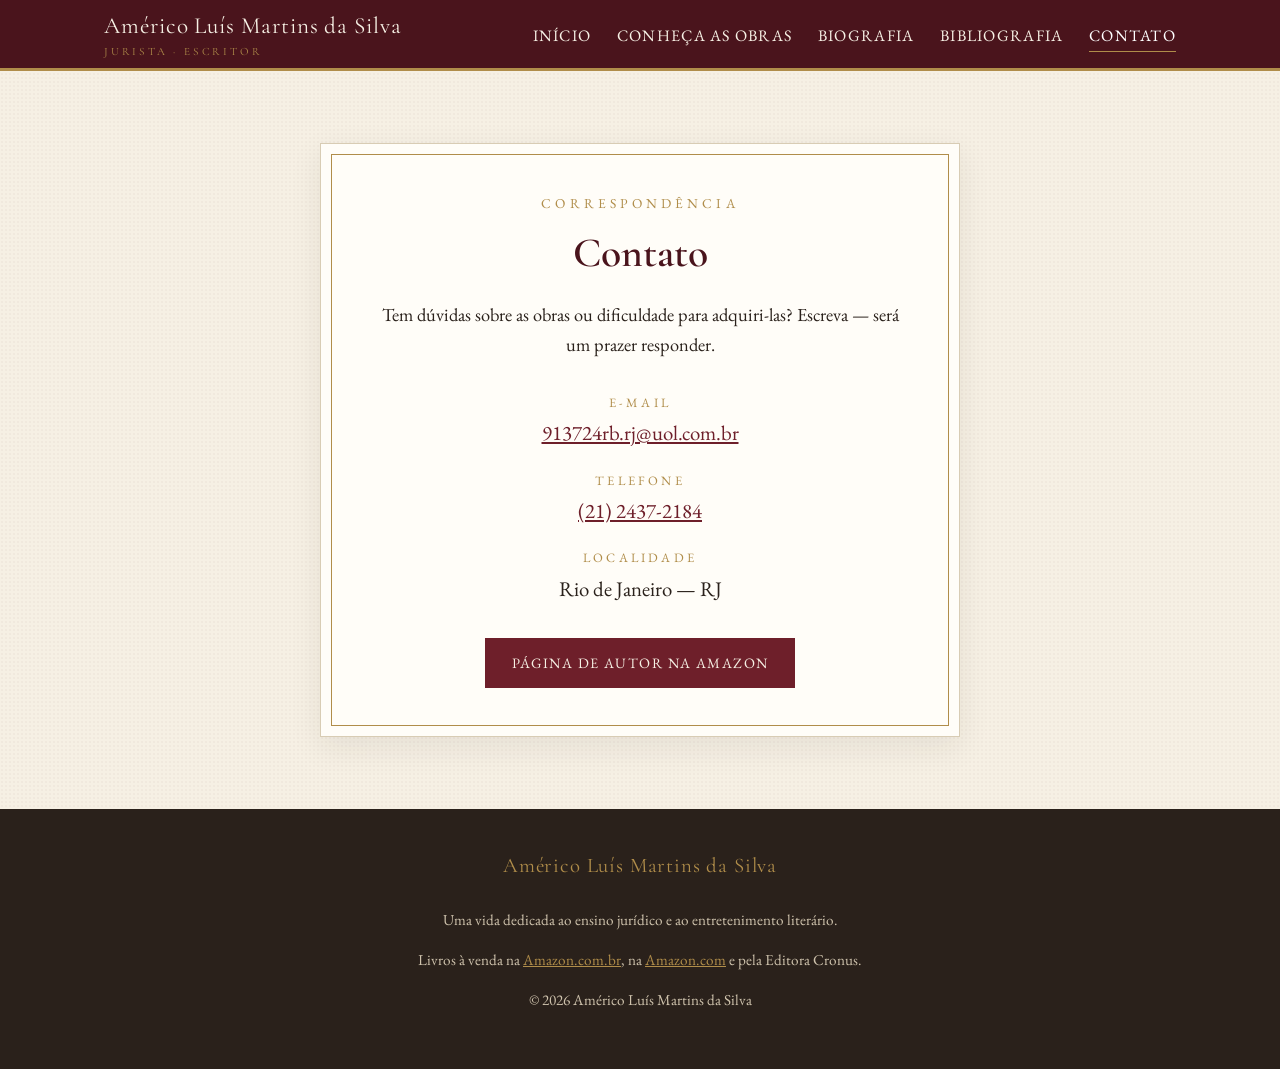
<file: contato.html>
<!doctype html>
<html lang="pt-BR">
<head>
  <meta charset="utf-8">
  <meta name="viewport" content="width=device-width, initial-scale=1">
  <title>Contato — Américo Luís Martins da Silva</title>
  <link rel="preconnect" href="https://fonts.googleapis.com">
  <link rel="preconnect" href="https://fonts.gstatic.com" crossorigin>
  <link href="https://fonts.googleapis.com/css2?family=Cormorant+Garamond:ital,wght@0,500;0,600;1,500&family=EB+Garamond:ital@0;1&display=swap" rel="stylesheet">
  <link rel="stylesheet" href="css/estilo.css?v=202611241730">
</head>
<body>
  <header id="topo"></header>
  <main class="secao">
    <div class="container">
      <div class="contato-cartao">
        <div class="sobretitulo">Correspondência</div>
        <h1 style="font-size:2.6rem;color:var(--vinho-escuro)">Contato</h1>
        <p>Tem dúvidas sobre as obras ou dificuldade para adquiri-las? Escreva — será um prazer responder.</p>
        <dl>
          <dt>E-mail</dt>
          <dd><a href="mailto:913724rb.rj@uol.com.br">913724rb.rj@uol.com.br</a></dd>
          <dt>Telefone</dt>
          <dd><a href="tel:+552124372184">(21) 2437-2184</a></dd>
          <dt>Localidade</dt>
          <dd>Rio de Janeiro — RJ</dd>
        </dl>
        <a class="botao" href="https://www.amazon.com.br/Americo-Luis-Martins-Da-Silva/e/B001JY85KI" target="_blank" rel="noopener">Página de autor na Amazon</a>
      </div>
    </div>
  </main>
  <footer id="rodape"></footer>
  <script src="js/site.js?v=202611241730"></script>
</body>
</html>
</file>
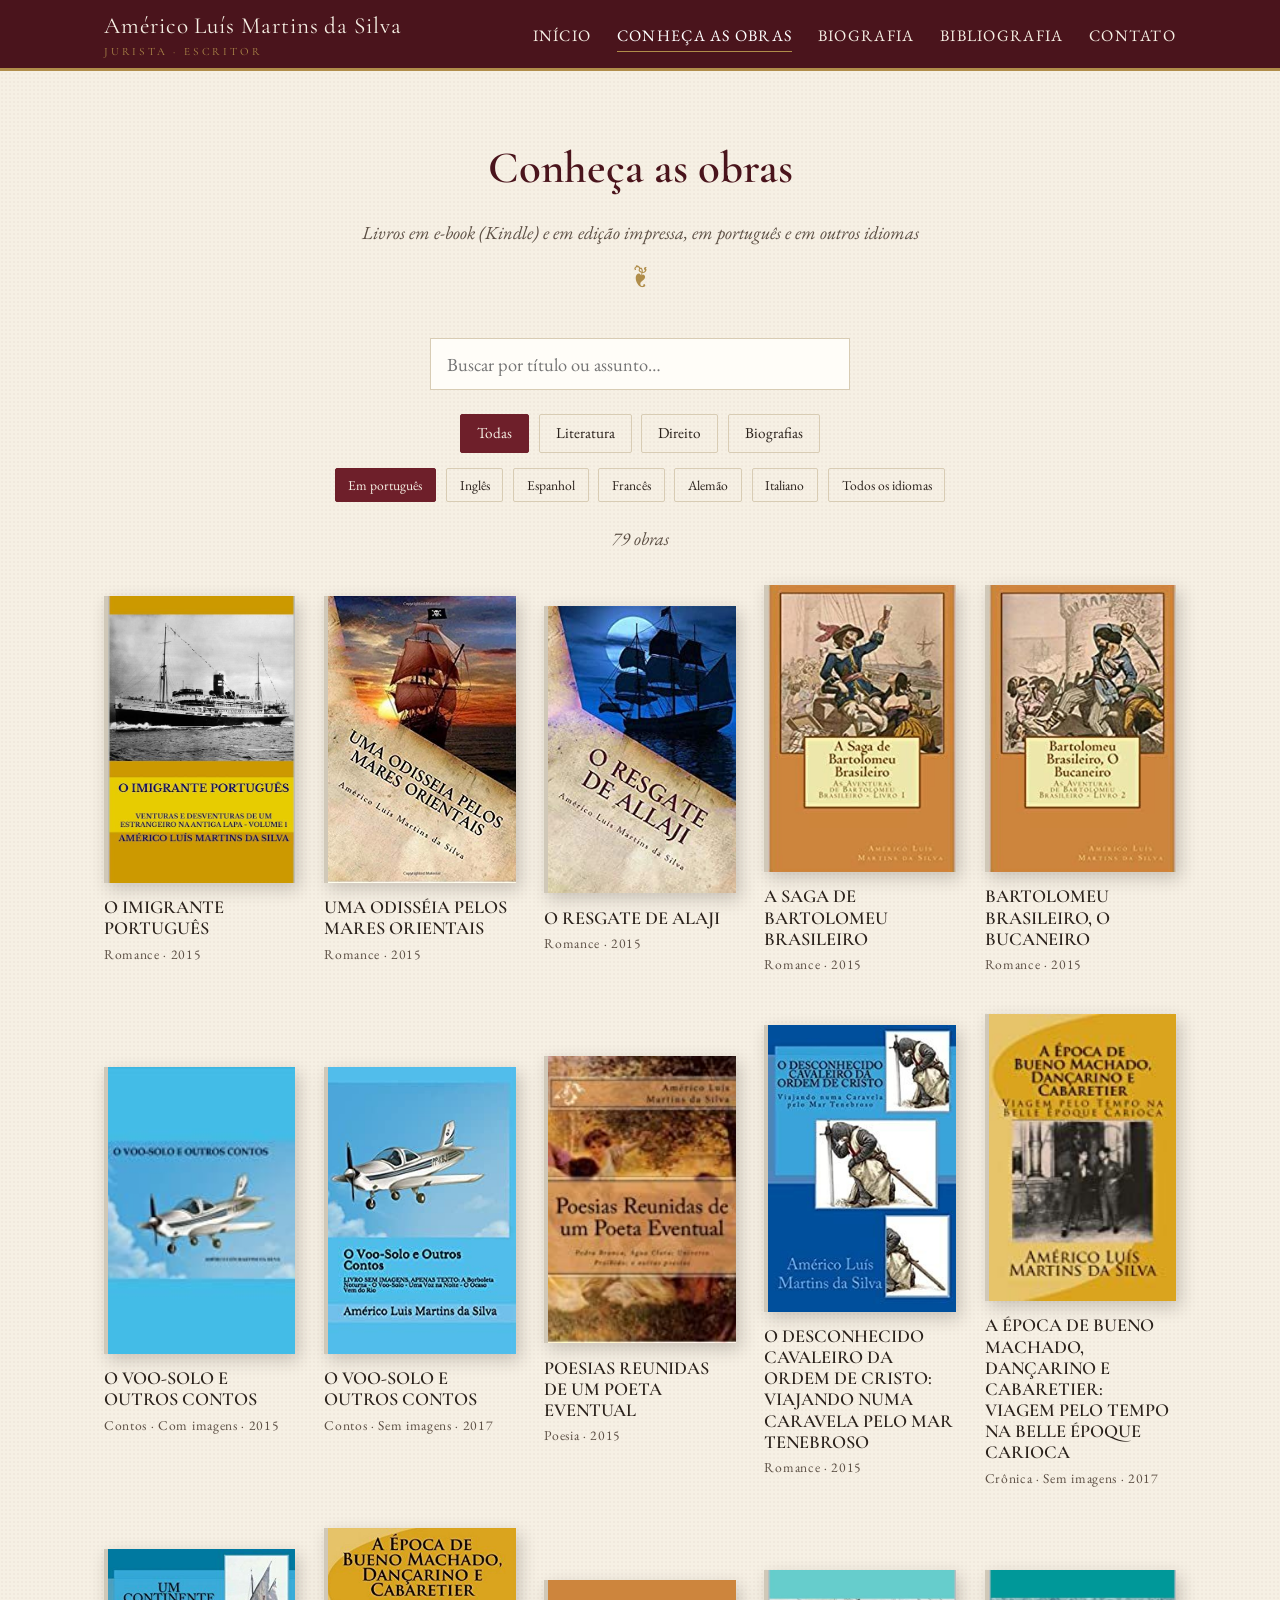
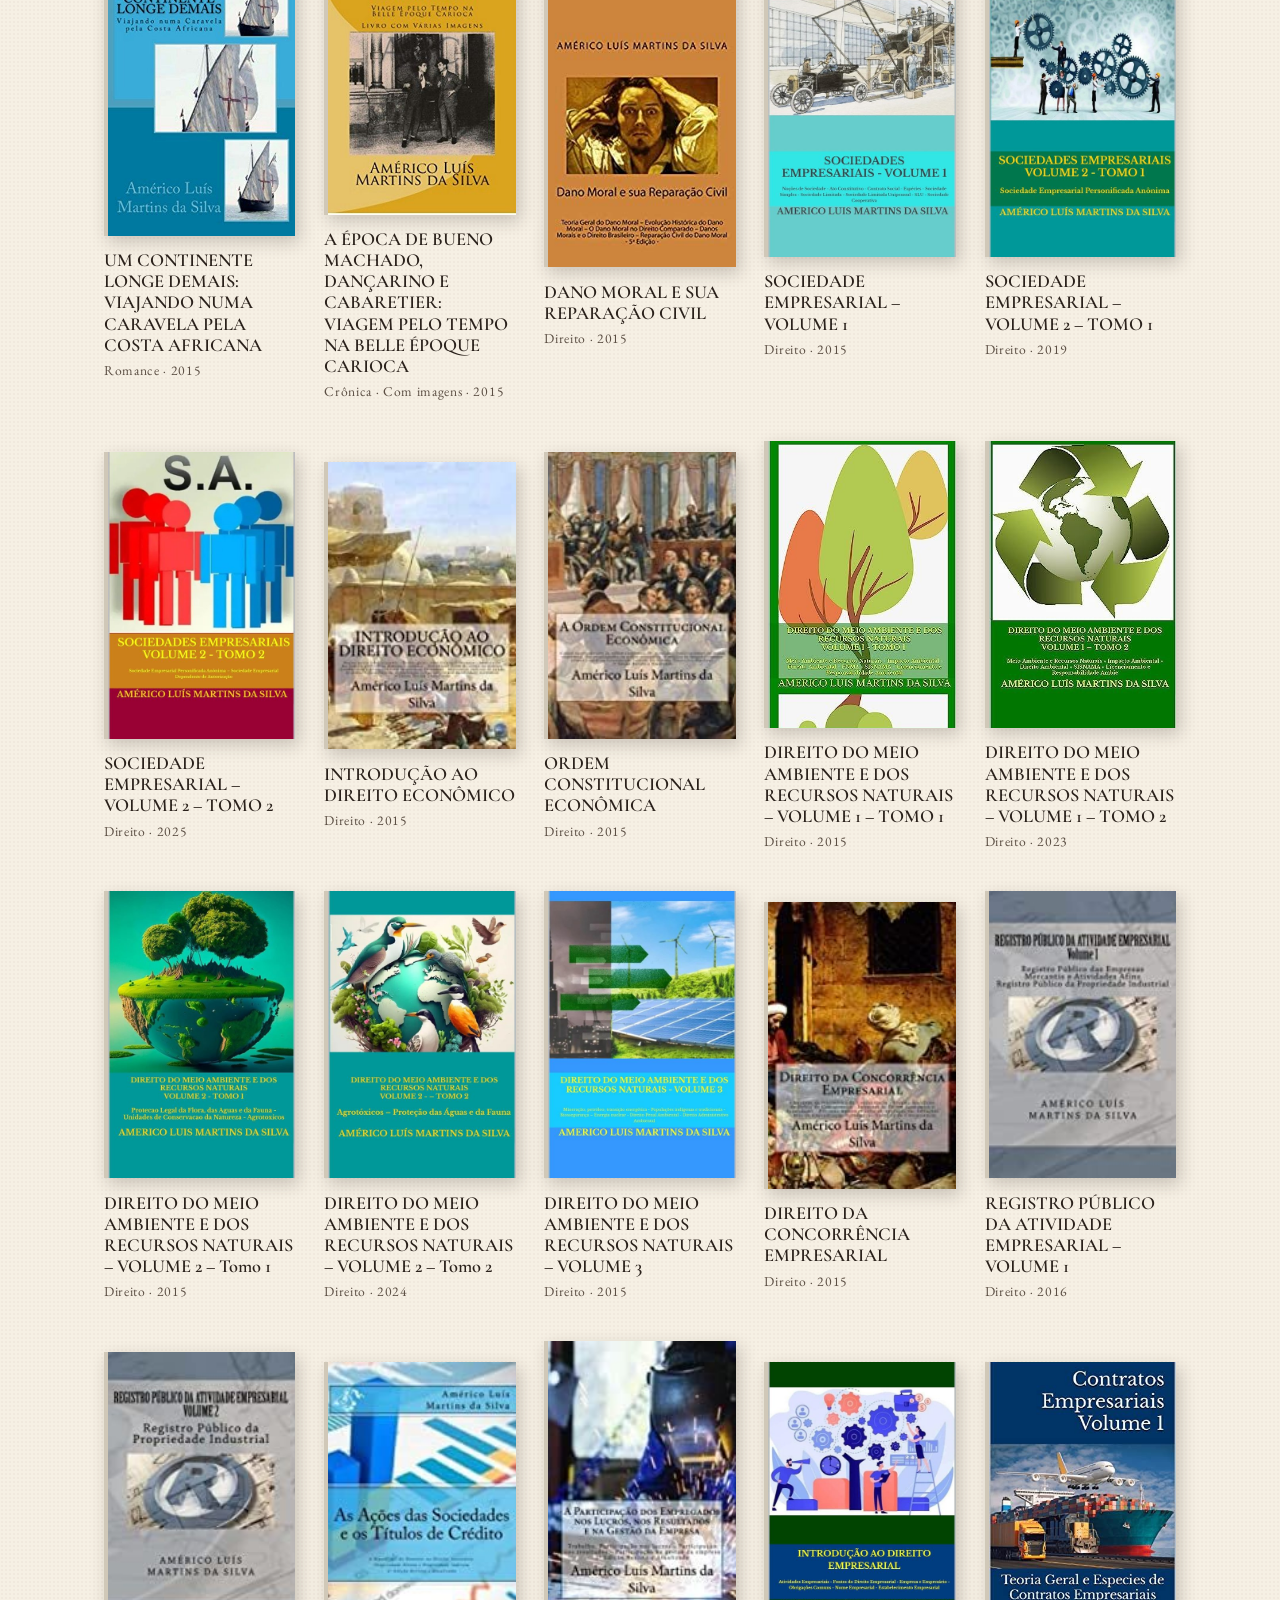
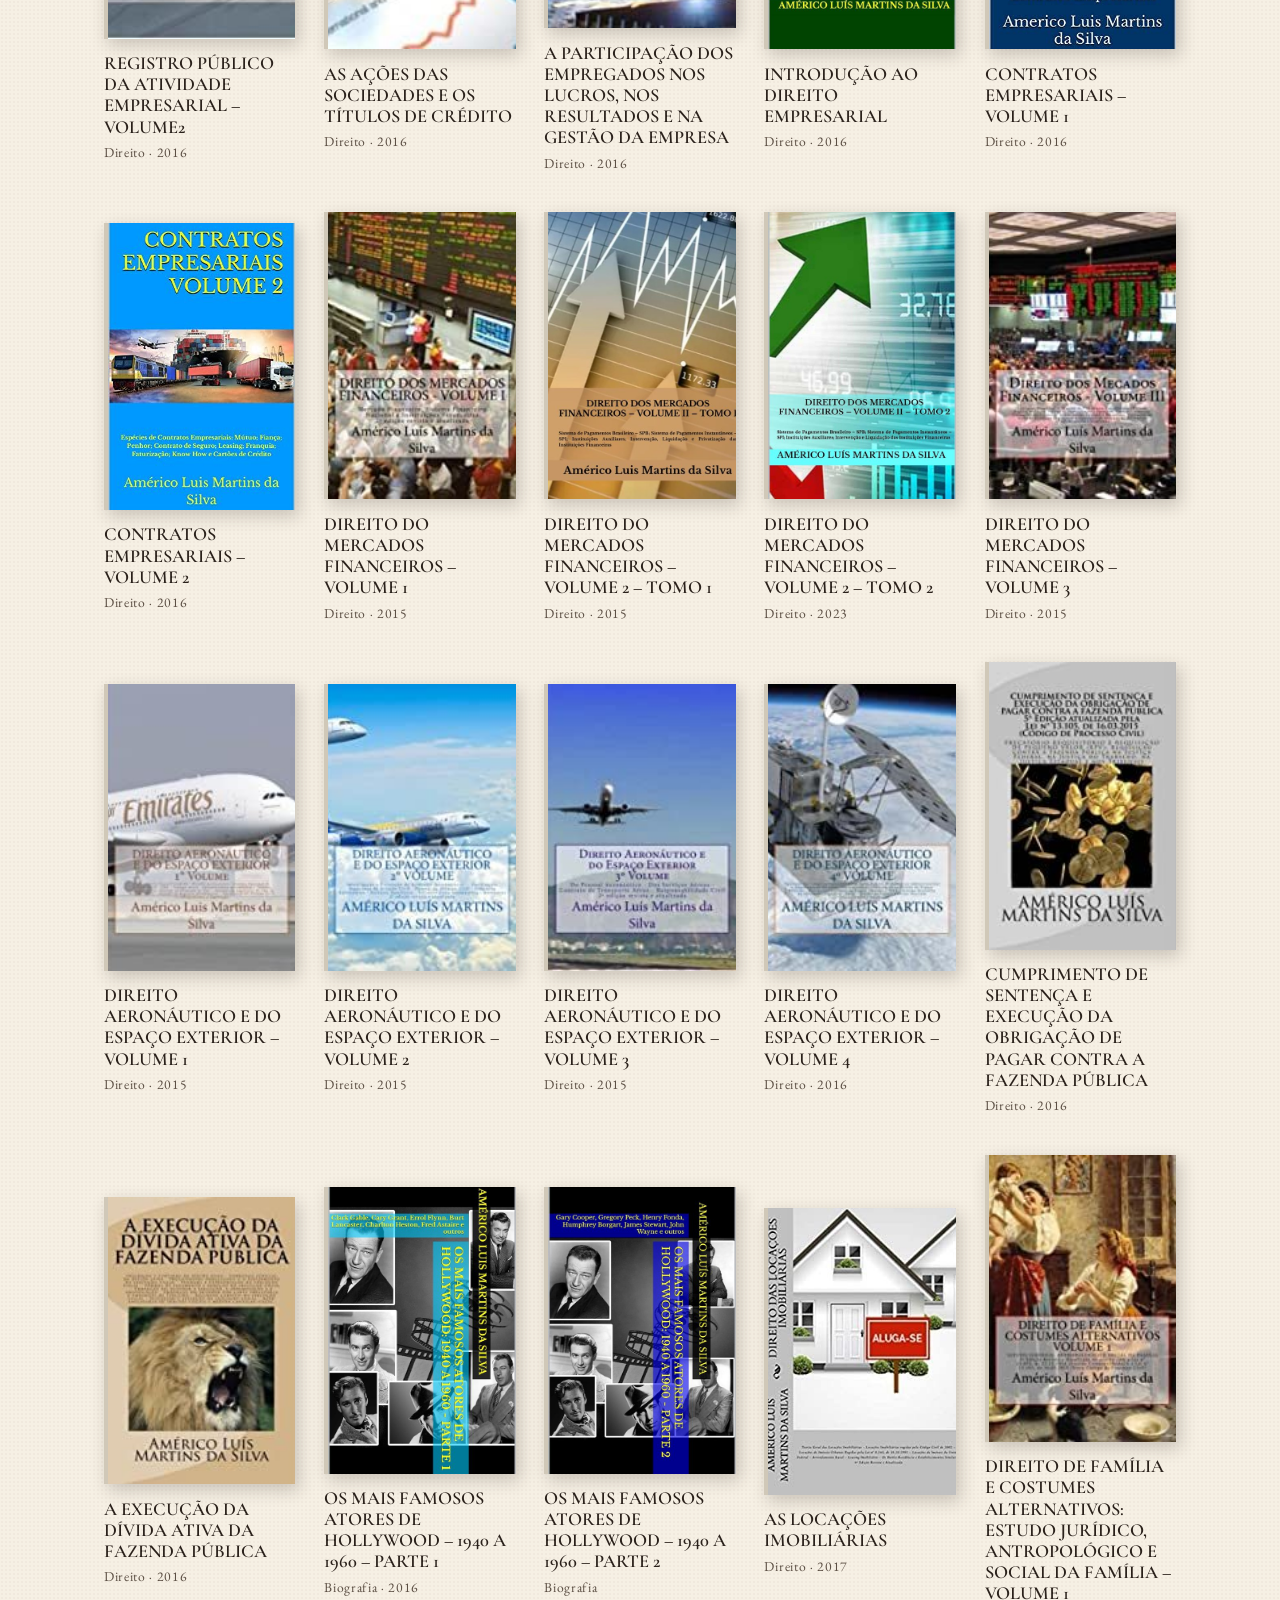
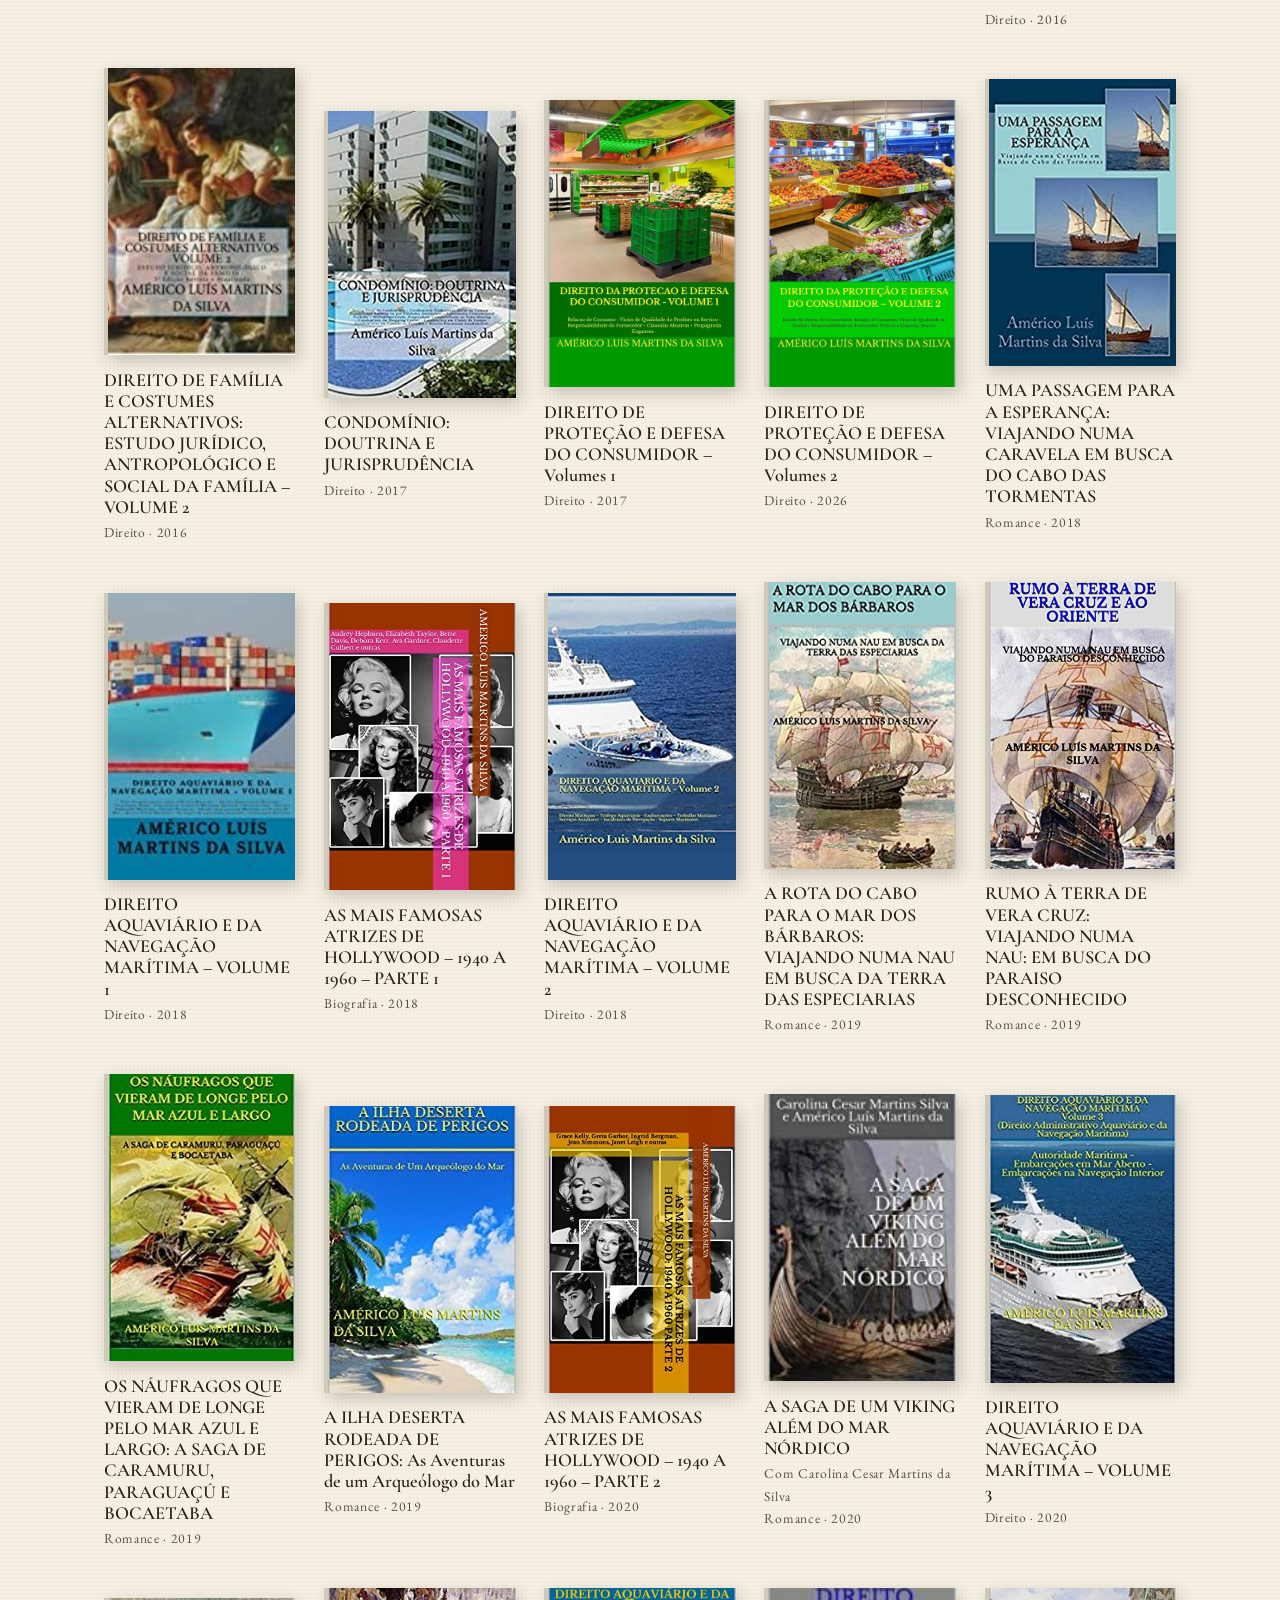
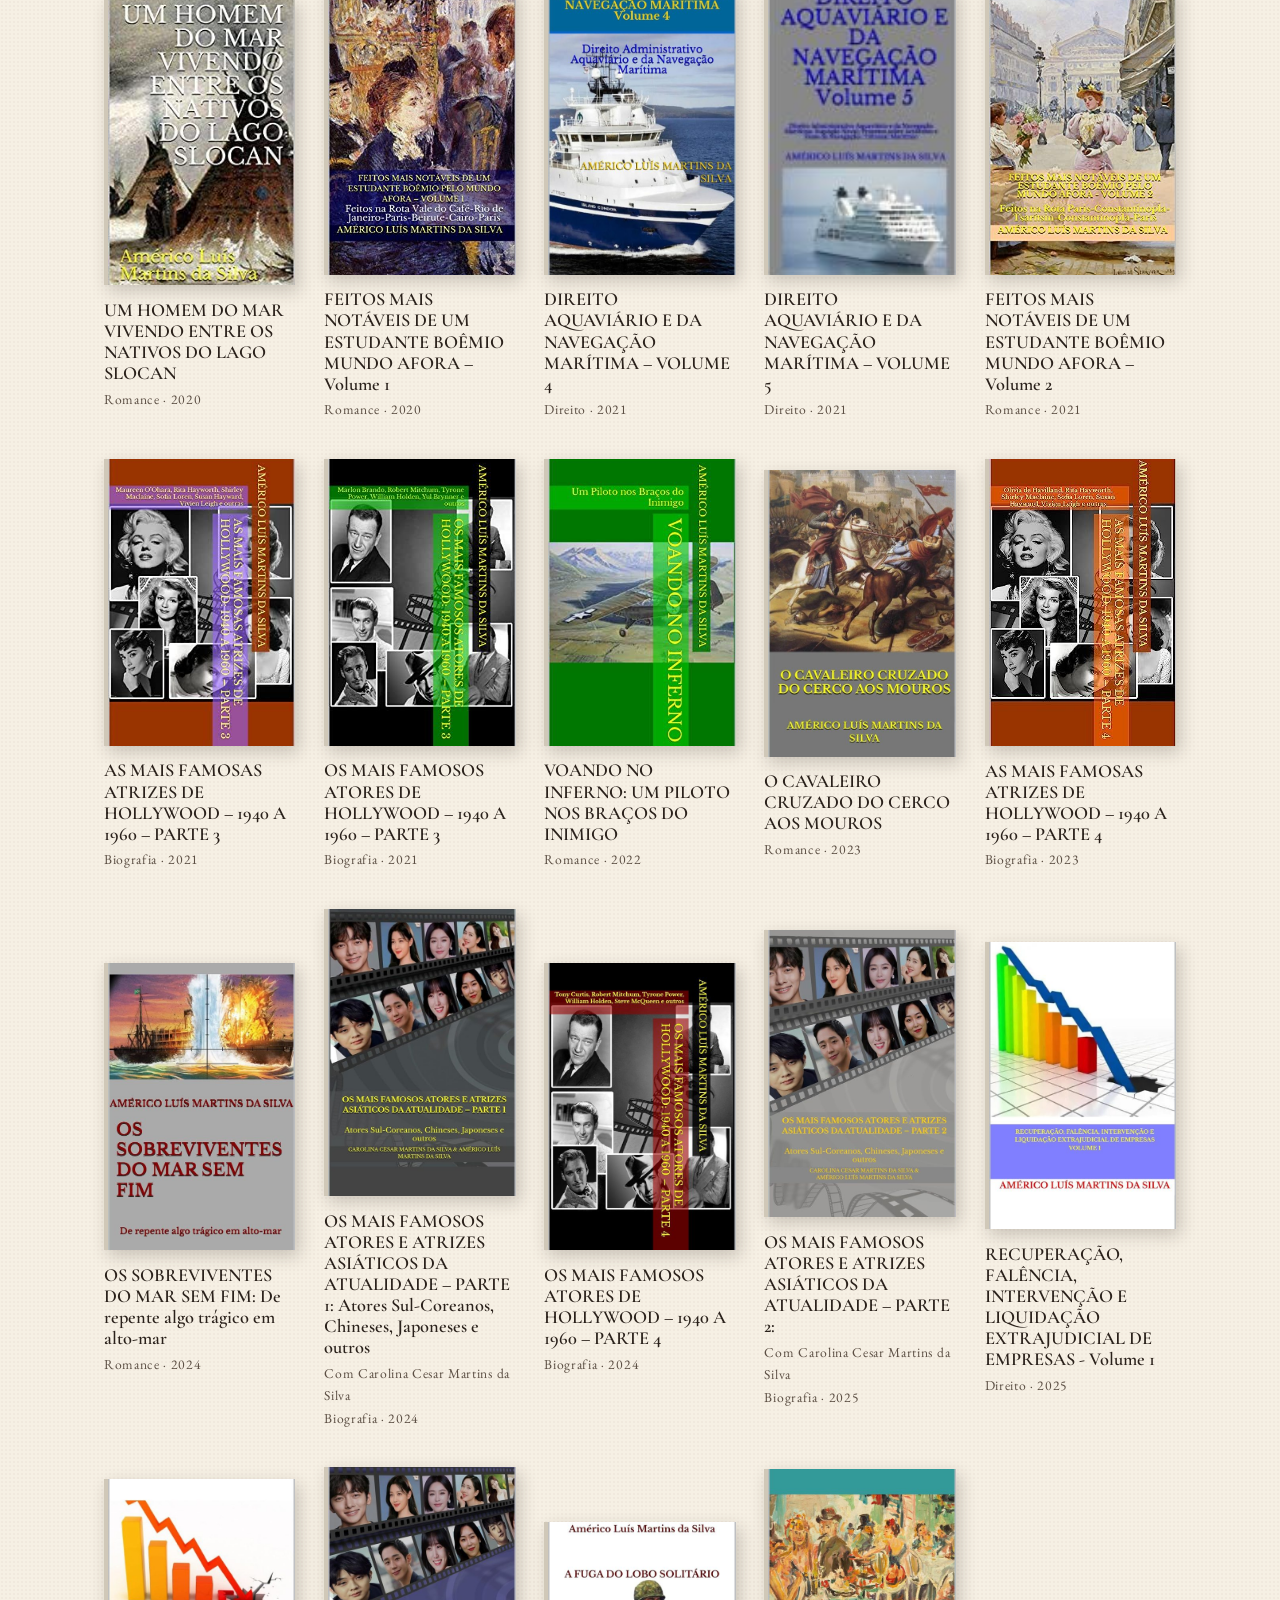
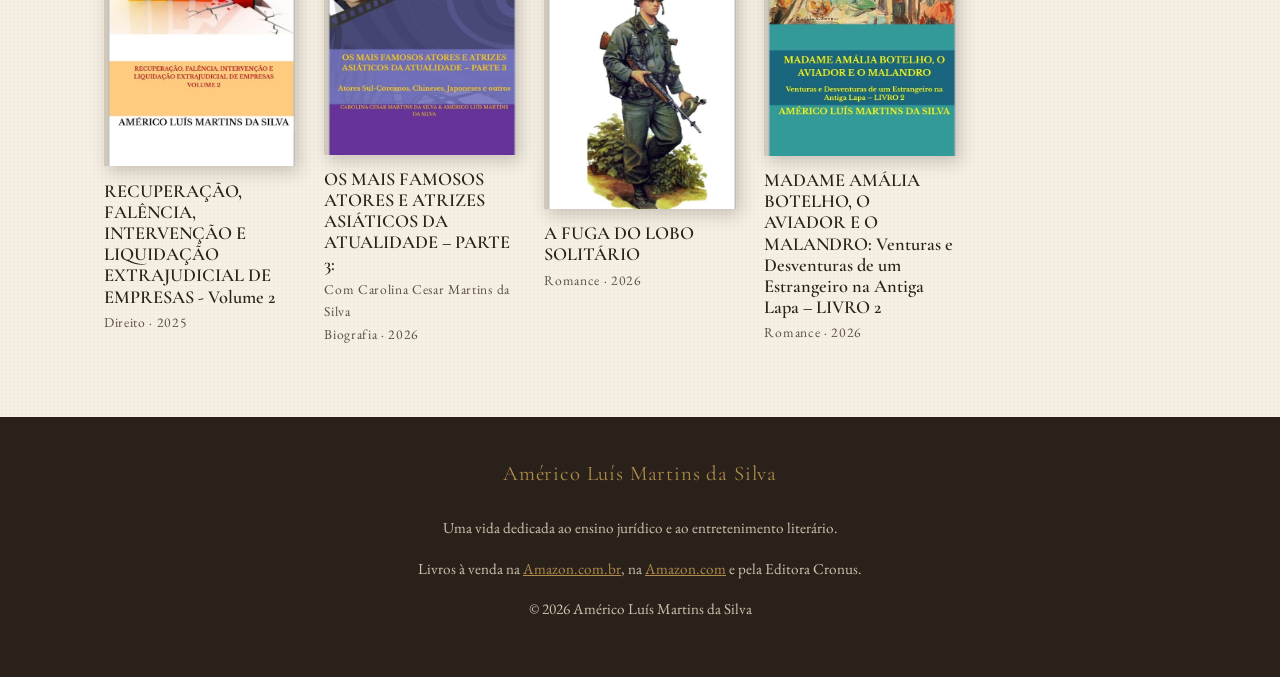
<file: obras.html>
<!doctype html>
<html lang="pt-BR">
<head>
  <meta charset="utf-8">
  <meta name="viewport" content="width=device-width, initial-scale=1">
  <title>Obras — Américo Luís Martins da Silva</title>
  <meta name="description" content="Catálogo completo dos livros de Américo Luís Martins da Silva: romances históricos, contos, poesia, crônica, biografia e Direito.">
  <link rel="preconnect" href="https://fonts.googleapis.com">
  <link rel="preconnect" href="https://fonts.gstatic.com" crossorigin>
  <link href="https://fonts.googleapis.com/css2?family=Cormorant+Garamond:ital,wght@0,500;0,600;1,500&family=EB+Garamond:ital@0;1&display=swap" rel="stylesheet">
  <link rel="stylesheet" href="css/estilo.css?v=202611241730">
</head>
<body>
  <header id="topo"></header>
  <main class="secao">
    <div class="container">
      <div class="secao-titulo">
        <h1 style="font-size:2.8rem;color:var(--vinho-escuro)">Conheça as obras</h1>
        <p>Livros em e-book (Kindle) e em edição impressa, em português e em outros idiomas</p>
      </div>
      <input class="busca" id="busca" type="search" placeholder="Buscar por título ou assunto…" aria-label="Buscar obras">
      <div class="filtros" id="filtros" role="group" aria-label="Filtrar por área"></div>
      <div class="filtros idiomas" id="idiomas" role="group" aria-label="Filtrar por idioma"></div>
      <p class="contador" id="contador"></p>
      <div class="estante" id="estante"></div>
    </div>
  </main>
  <footer id="rodape"></footer>
  <script src="js/obras.js?v=202611241730"></script>
  <script src="js/site.js?v=202611241730"></script>
</body>
</html>
</file>
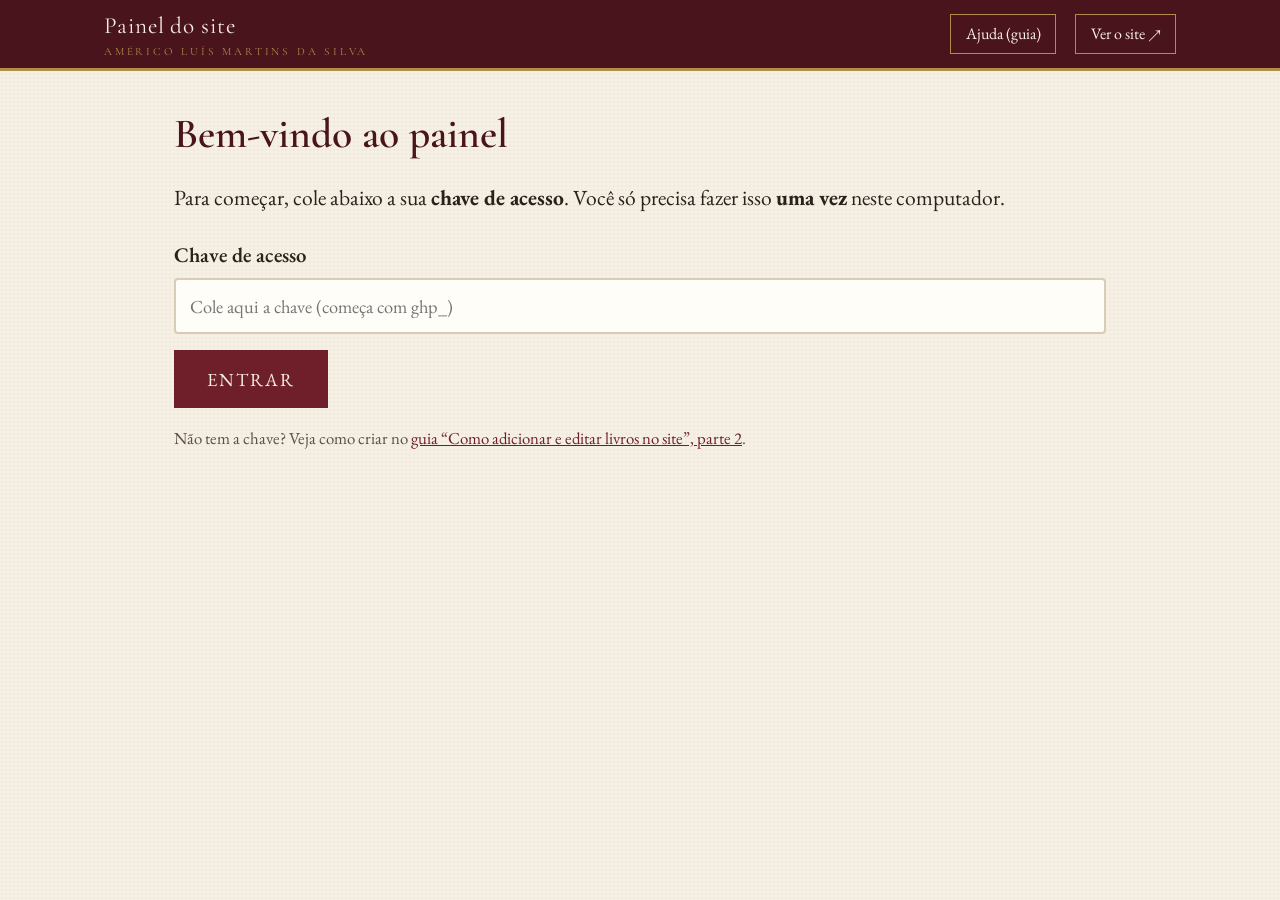
<file: painel.html>
<!doctype html>
<html lang="pt-BR">
<head>
  <meta charset="utf-8">
  <meta name="viewport" content="width=device-width, initial-scale=1">
  <meta name="robots" content="noindex, nofollow">
  <title>Painel do site — Américo Luís Martins da Silva</title>
  <link rel="preconnect" href="https://fonts.googleapis.com">
  <link rel="preconnect" href="https://fonts.gstatic.com" crossorigin>
  <link href="https://fonts.googleapis.com/css2?family=Cormorant+Garamond:ital,wght@0,500;0,600;1,500&family=EB+Garamond:ital@0;1&display=swap" rel="stylesheet">
  <link rel="stylesheet" href="css/estilo.css?v=202611241730">
  <link rel="stylesheet" href="css/painel.css?v=202611241730">
</head>
<body class="painel">
  <header class="topo">
    <div class="container">
      <span class="marca">Painel do site<small>Américo Luís Martins da Silva</small></span>
      <span class="topo-acoes">
        <a href="guias/guia2.html" target="_blank" rel="noopener">Ajuda (guia)</a>
        <a href="index.html" target="_blank" rel="noopener">Ver o site ↗</a>
        <button id="btn-sair" hidden>Sair</button>
      </span>
    </div>
  </header>

  <main class="container painel-main">
    <!-- Mensagens -->
    <div id="aviso" class="aviso" role="status" hidden></div>

    <!-- 0. Entrada: chave de acesso -->
    <section id="tela-entrada" class="tela" hidden>
      <h1>Bem-vindo ao painel</h1>
      <p class="grande">Para começar, cole abaixo a sua <strong>chave de acesso</strong>. Você só precisa fazer isso <strong>uma vez</strong> neste computador.</p>
      <label class="campo">
        <span>Chave de acesso</span>
        <input id="chave" type="password" autocomplete="off" placeholder="Cole aqui a chave (começa com ghp_)">
      </label>
      <button class="botao grande" id="btn-entrar">Entrar</button>
      <p class="ajuda">Não tem a chave? Veja como criar no <a href="guias/guia2.html#parte-5" target="_blank" rel="noopener">guia “Como adicionar e editar livros no site”, parte 2</a>.</p>
    </section>

    <!-- 1. Menu principal -->
    <section id="tela-menu" class="tela" hidden>
      <h1>O que você quer fazer?</h1>
      <div class="menu-grande">
        <button class="opcao" data-ir="novo"><span class="icone">＋</span><strong>Adicionar um livro novo</strong><span>Colocar no site um livro que acabou de sair</span></button>
        <button class="opcao" data-ir="lista"><span class="icone">✎</span><strong>Editar ou apagar um livro</strong><span>Corrigir o título, a capa, o link da Amazon…</span></button>
        <button class="opcao" data-ir="categorias"><span class="icone">☰</span><strong>Categorias e botões</strong><span>Criar categorias e os botões de filtro da página de obras</span></button>
      </div>
    </section>

    <!-- 2. Lista de livros -->
    <section id="tela-lista" class="tela" hidden>
      <button class="voltar" data-ir="menu">← Voltar ao início</button>
      <h1>Editar ou apagar um livro</h1>
      <input id="lista-busca" class="busca" type="search" placeholder="Digite parte do título para procurar…" aria-label="Procurar livro">
      <p class="ajuda" id="lista-contador"></p>
      <div id="lista-livros" class="lista-livros"></div>
    </section>

    <!-- 3. Formulário do livro -->
    <section id="tela-form" class="tela" hidden>
      <button class="voltar" data-ir="menu">← Voltar ao início (sem salvar)</button>
      <h1 id="form-titulo">Adicionar um livro novo</h1>
      <p class="ajuda">Preencha o que souber. Só o <strong>título</strong> e a <strong>capa</strong> são obrigatórios. Depois clique em <strong>Ver como vai ficar</strong> no fim da página.</p>
      <form id="form-livro" class="form-livro" autocomplete="off">
        <div class="passo">
          <h2><span class="num">1</span> Capa do livro</h2>
          <div class="capa-escolha">
            <img id="capa-previa" alt="Capa escolhida" hidden>
            <div>
              <label class="botao vazado arquivo">Escolher a imagem da capa…<input id="capa-arquivo" type="file" accept="image/*"></label>
              <p class="ajuda">Use a imagem da capa salva no computador (por exemplo, a mesma que você enviou à Amazon).</p>
            </div>
          </div>
        </div>

        <div class="passo">
          <h2><span class="num">2</span> Título e tipo</h2>
          <label class="campo"><span>Título do livro *</span><input name="titulo" required></label>
          <div class="duas">
            <label class="campo"><span>Categoria</span><select name="cat" id="sel-cat"></select></label>
            <label class="campo"><span>Idioma</span><select name="lang" id="sel-lang"></select></label>
          </div>
          <label class="campo"><span>Coautoria (se o livro tiver outro autor)</span><input name="coautoria" placeholder="Ex.: Carolina Cesar Martins da Silva"></label>
          <label class="campo"><span>Série (se fizer parte de uma série)</span><input name="serie" placeholder="Ex.: As Aventuras de Bartolomeu Brasileiro (Livro 3)"></label>
          <label class="campo"><span>Se for tradução: título original em português</span><input name="original" placeholder="Deixe em branco se não for tradução"></label>
          <label class="campo"><span>Observação curta (aparece ao lado da categoria)</span><input name="versao" placeholder="Ex.: Com imagens"></label>
        </div>

        <div class="passo">
          <h2><span class="num">3</span> Resumo</h2>
          <label class="campo"><span>Resumo do livro (aparece quando o leitor clica na capa)</span><textarea name="desc" rows="5"></textarea></label>
        </div>

        <div class="passo">
          <h2><span class="num">4</span> Links da Amazon</h2>
          <p class="ajuda">Abra a página do livro na Amazon, copie o endereço lá em cima (na barra do navegador) e cole aqui. O painel entende sozinho.</p>
          <label class="campo"><span>Endereço do <strong>e-book</strong> na Amazon</span><input name="linkEbook" placeholder="https://www.amazon.com.br/…/dp/B0…"></label>
          <p class="ajuda codigo" id="cod-ebook"></p>
          <label class="campo"><span>Endereço do <strong>livro impresso</strong> na Amazon (se houver)</span><input name="linkImpresso" placeholder="https://www.amazon.com.br/…/dp/…"></label>
          <p class="ajuda codigo" id="cod-impresso"></p>
        </div>

        <div class="passo">
          <h2><span class="num">5</span> Outros dados (opcional)</h2>
          <div class="quatro">
            <label class="campo"><span>Edição</span><input name="edicao" placeholder="1ª edição"></label>
            <label class="campo"><span>Ano</span><input name="ano" inputmode="numeric" placeholder="2026"></label>
            <label class="campo"><span>Páginas</span><input name="paginas" inputmode="numeric"></label>
            <label class="campo"><span>ISBN</span><input name="isbn" placeholder="978-…"></label>
          </div>
          <label class="marcar"><input type="checkbox" name="capaDura"> Tem edição de capa dura</label>
          <label class="marcar"><input type="checkbox" name="destaque"> Mostrar na “Estante de destaques” da página inicial</label>
        </div>

        <div class="acoes-fim">
          <button type="submit" class="botao grande">Ver como vai ficar →</button>
          <button type="button" class="botao vazado grande perigo" id="btn-apagar" hidden>Apagar este livro</button>
        </div>
      </form>
    </section>

    <!-- 4. Categorias e botões -->
    <section id="tela-categorias" class="tela" hidden>
      <button class="voltar" data-ir="menu">← Voltar ao início (sem salvar)</button>
      <h1>Categorias e botões</h1>
      <div class="passo">
        <h2><span class="num">1</span> Categorias</h2>
        <p class="ajuda">Cada livro pertence a uma categoria. Você pode mudar o nome de uma categoria ou criar uma nova.</p>
        <div id="lista-cats" class="lista-cats"></div>
        <div class="linha-nova">
          <input id="nova-cat" placeholder="Nome da nova categoria (ex.: Infantil)">
          <button class="botao vazado" id="btn-add-cat">＋ Criar categoria</button>
        </div>
      </div>
      <div class="passo">
        <h2><span class="num">2</span> Botões da página “Conheça as obras”</h2>
        <p class="ajuda">São os botões que o visitante clica para filtrar os livros (o botão “Todas” sempre aparece primeiro). Marque quais categorias cada botão mostra.</p>
        <div id="lista-botoes"></div>
        <button class="botao vazado" id="btn-add-botao">＋ Criar botão</button>
      </div>
      <div class="acoes-fim">
        <button class="botao grande" id="btn-previa-cats">Ver como vai ficar →</button>
      </div>
    </section>

    <!-- 5. Prévia -->
    <section id="tela-previa" class="tela" hidden>
      <h1 id="previa-titulo">Veja como vai ficar</h1>
      <p class="grande" id="previa-texto">Isto ainda <strong>não</strong> está no site. Confira e, se estiver tudo certo, clique em <strong>Confirmar e publicar</strong>.</p>
      <div class="abas" id="previa-abas">
        <button data-aba="ficha" aria-pressed="true">Ficha do livro</button>
        <button data-aba="pagina" aria-pressed="false">Página “Conheça as obras”</button>
      </div>
      <iframe id="previa-frame" title="Prévia do site"></iframe>
      <div class="acoes-fim">
        <button class="botao grande" id="btn-confirmar">✔ Confirmar e publicar</button>
        <button class="botao vazado grande" id="btn-corrigir">← Voltar e corrigir</button>
      </div>
    </section>

    <!-- 6. Concluído -->
    <section id="tela-pronto" class="tela" hidden>
      <h1>✔ Pronto!</h1>
      <p class="grande" id="pronto-texto">A alteração foi enviada para o site.</p>
      <p class="grande">O site leva de <strong>2 a 10 minutos</strong> para mostrar a novidade. Se não aparecer, espere um pouco e aperte a tecla <strong>F5</strong> para recarregar a página.</p>
      <div class="acoes-fim">
        <a class="botao grande" href="obras.html" target="_blank" rel="noopener">Ver o site</a>
        <button class="botao vazado grande" data-ir="menu">Voltar ao início do painel</button>
      </div>
    </section>

    <div id="carregando" class="carregando" hidden><div class="roda"></div><p id="carregando-texto">Aguarde…</p></div>
  </main>

  <script src="js/painel.js?v=202611241730"></script>
</body>
</html>
</file>
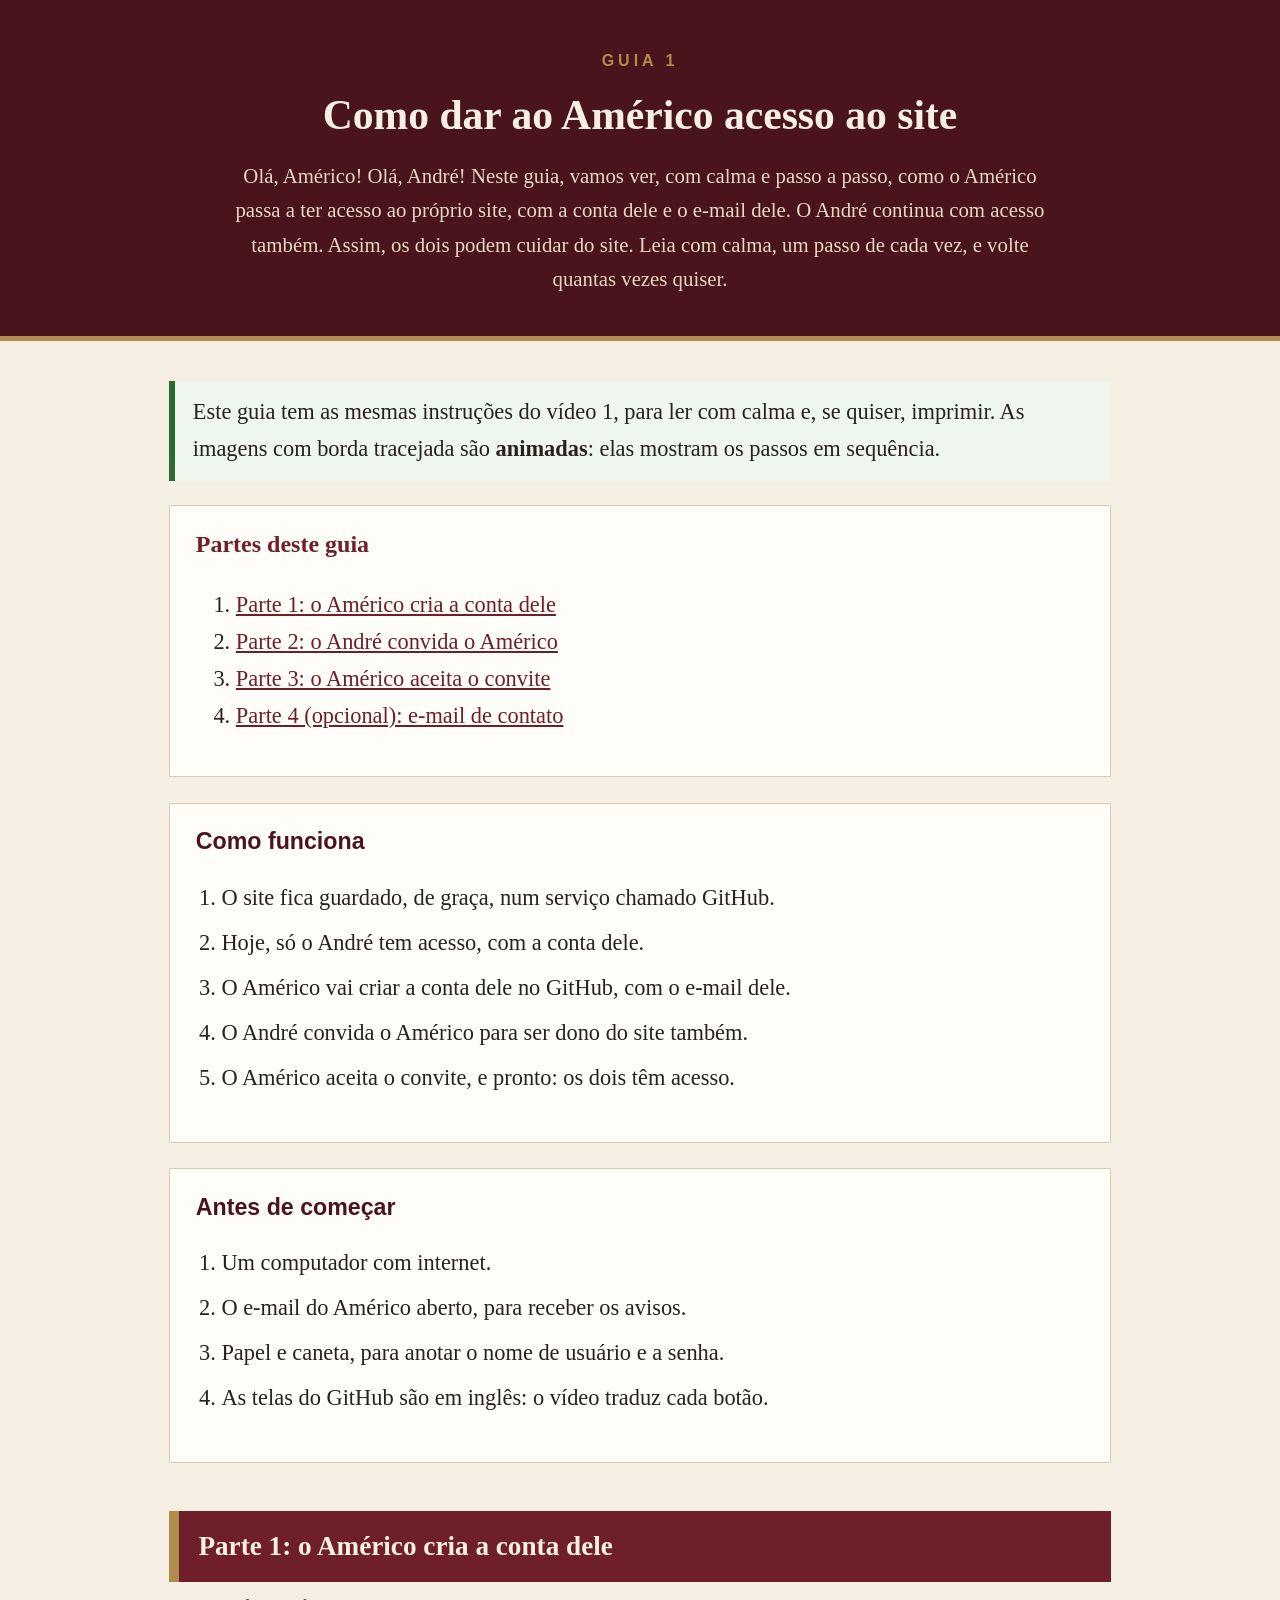
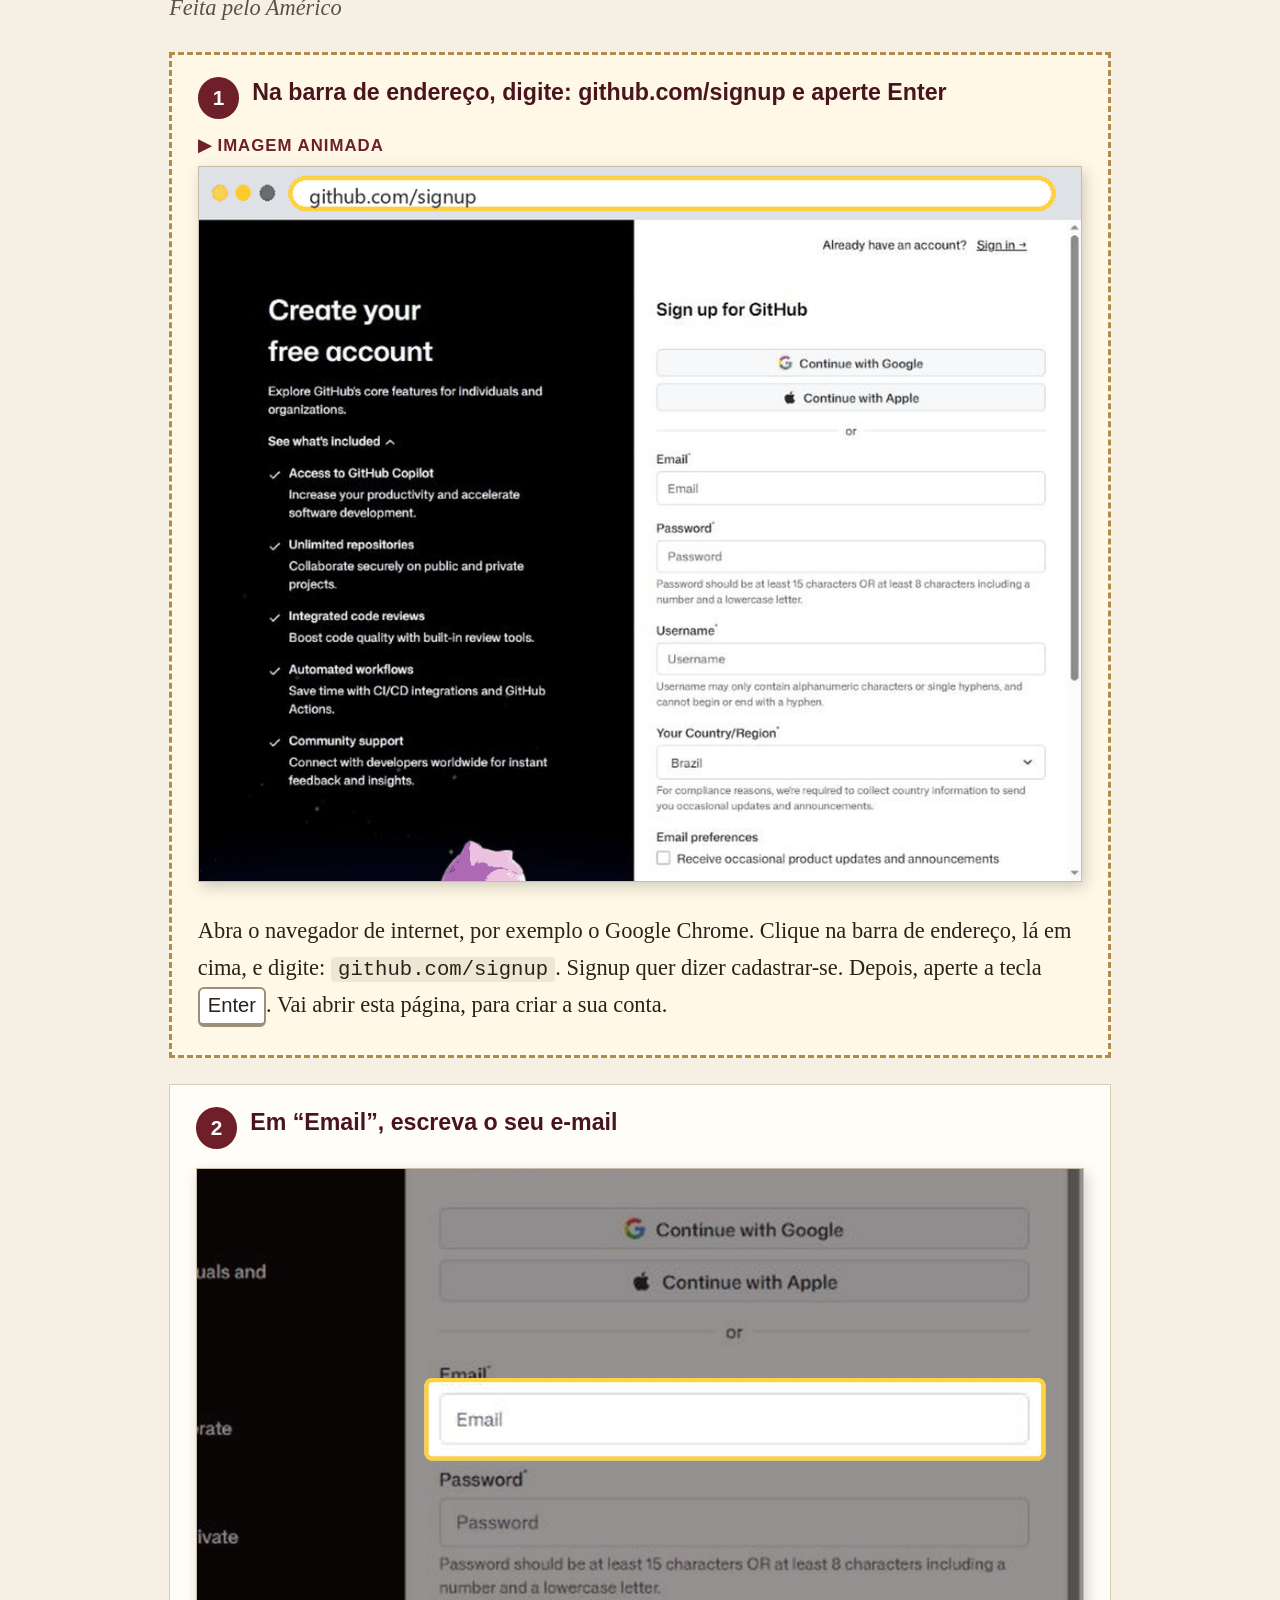
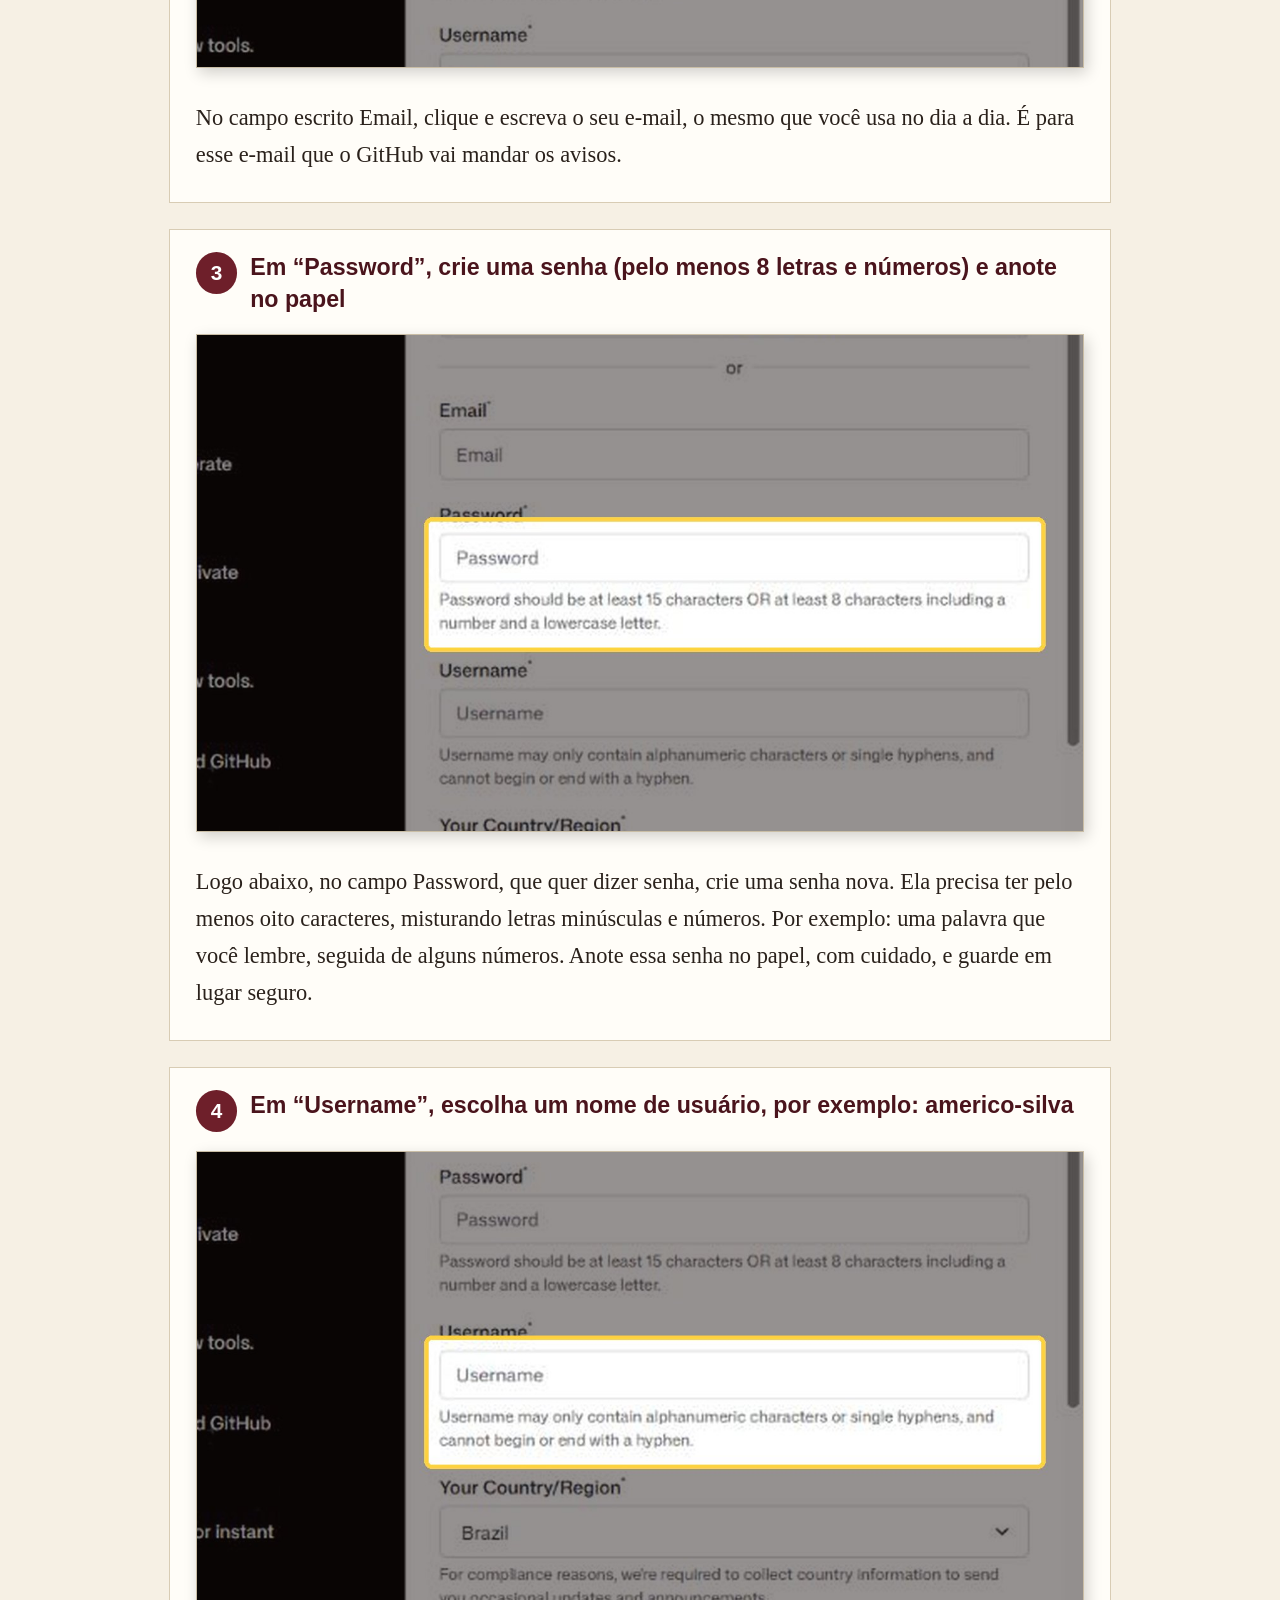
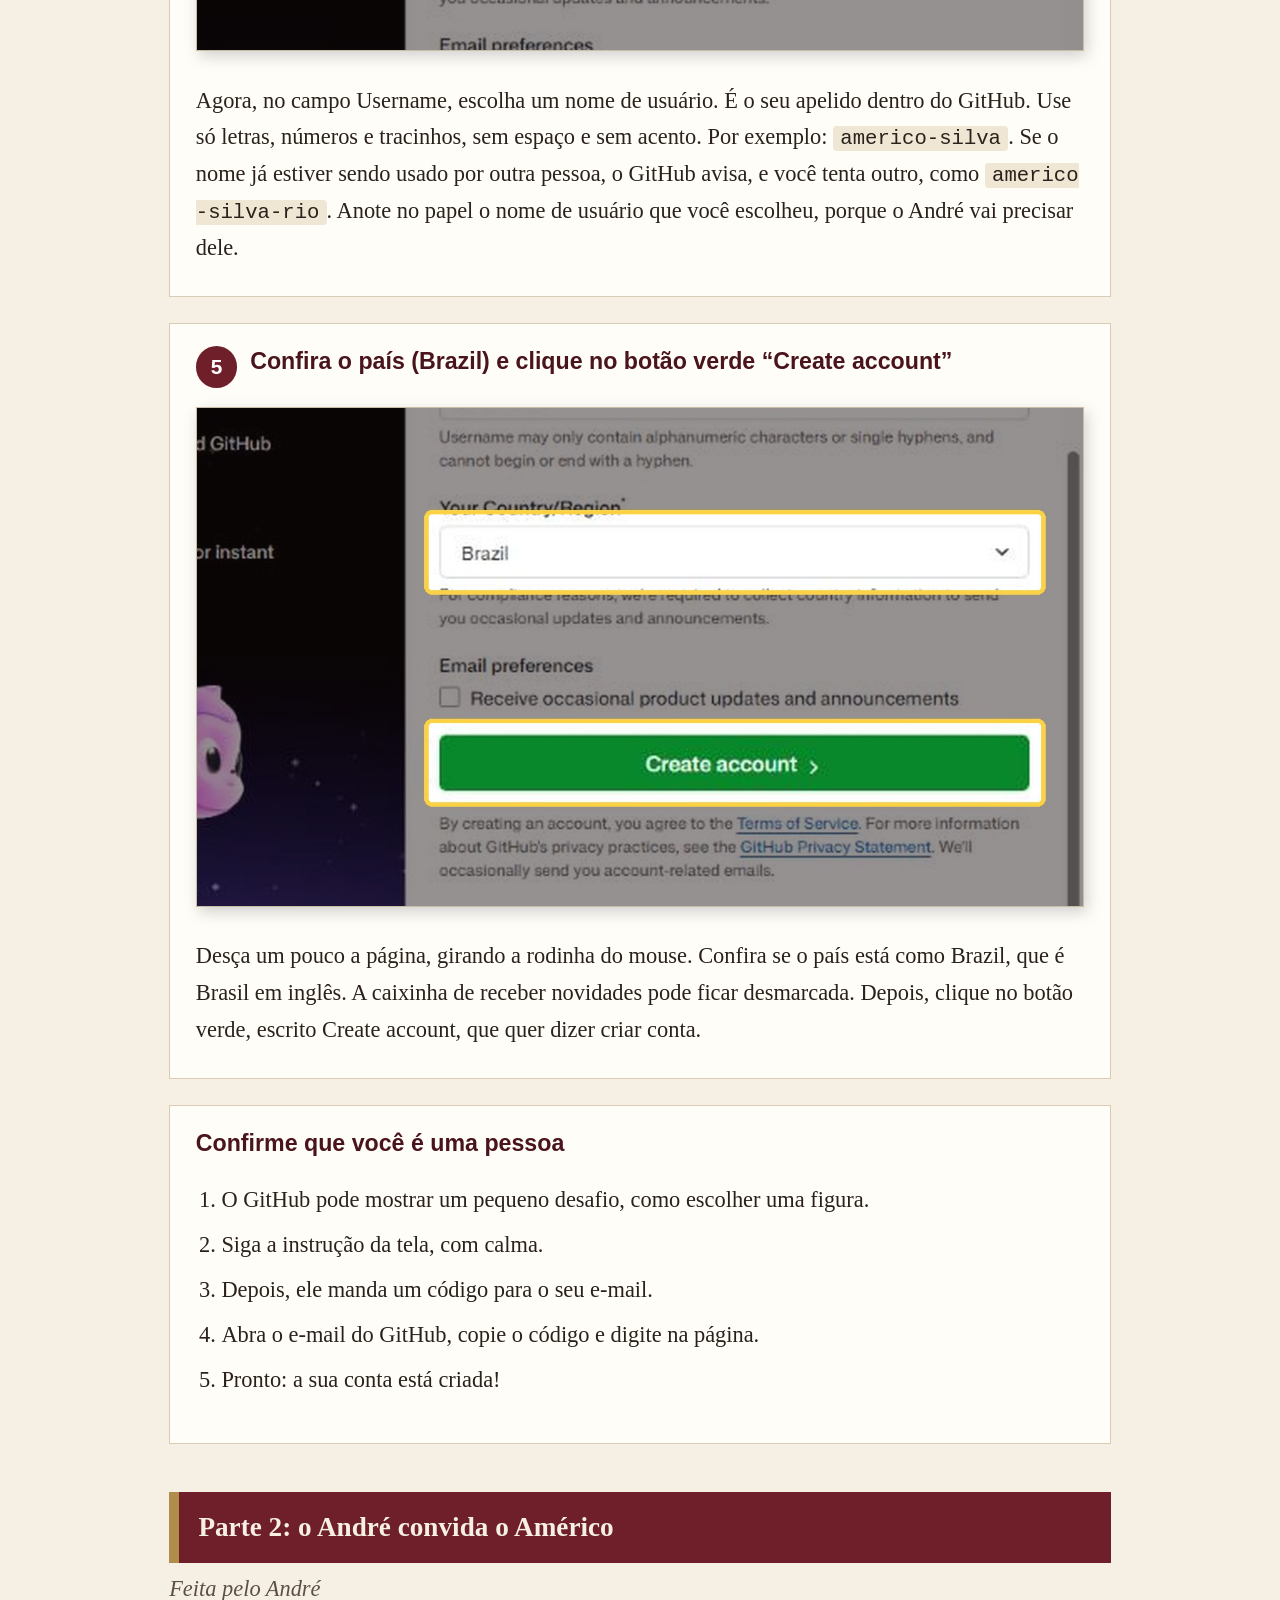
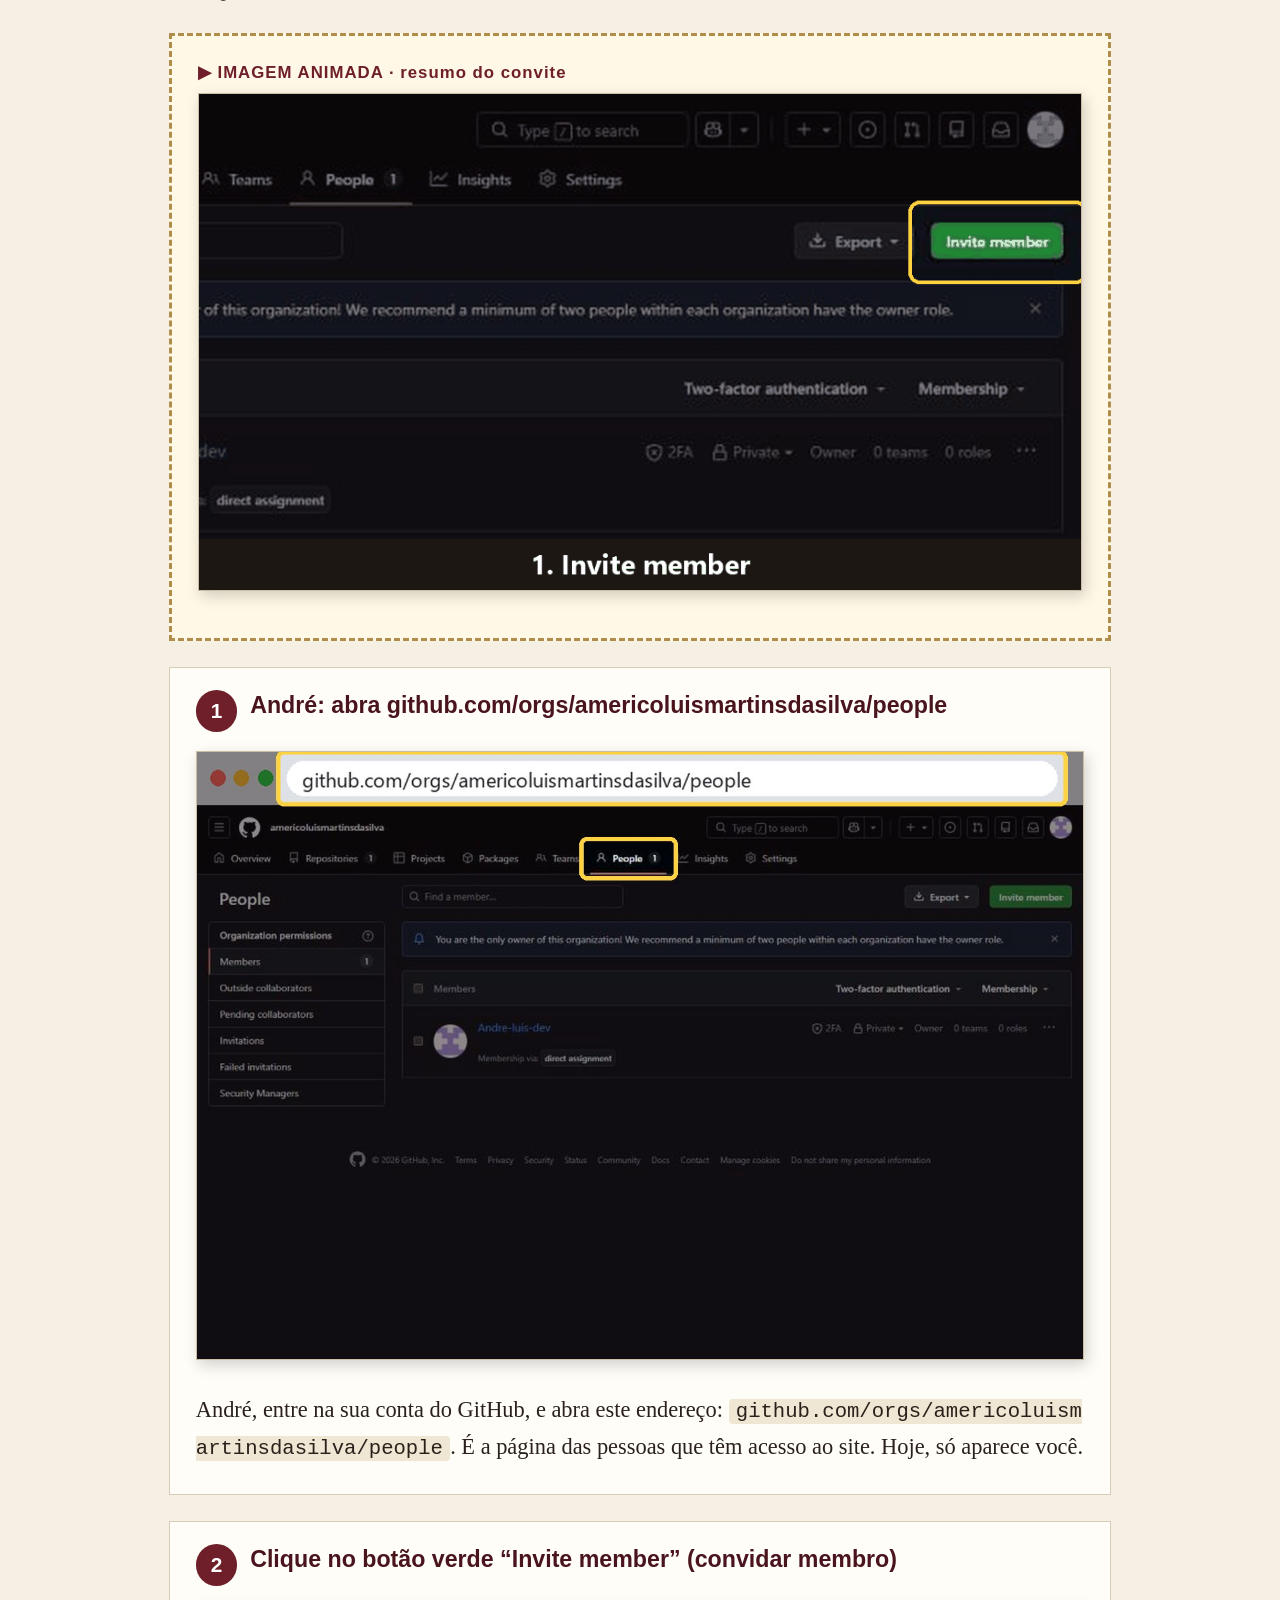
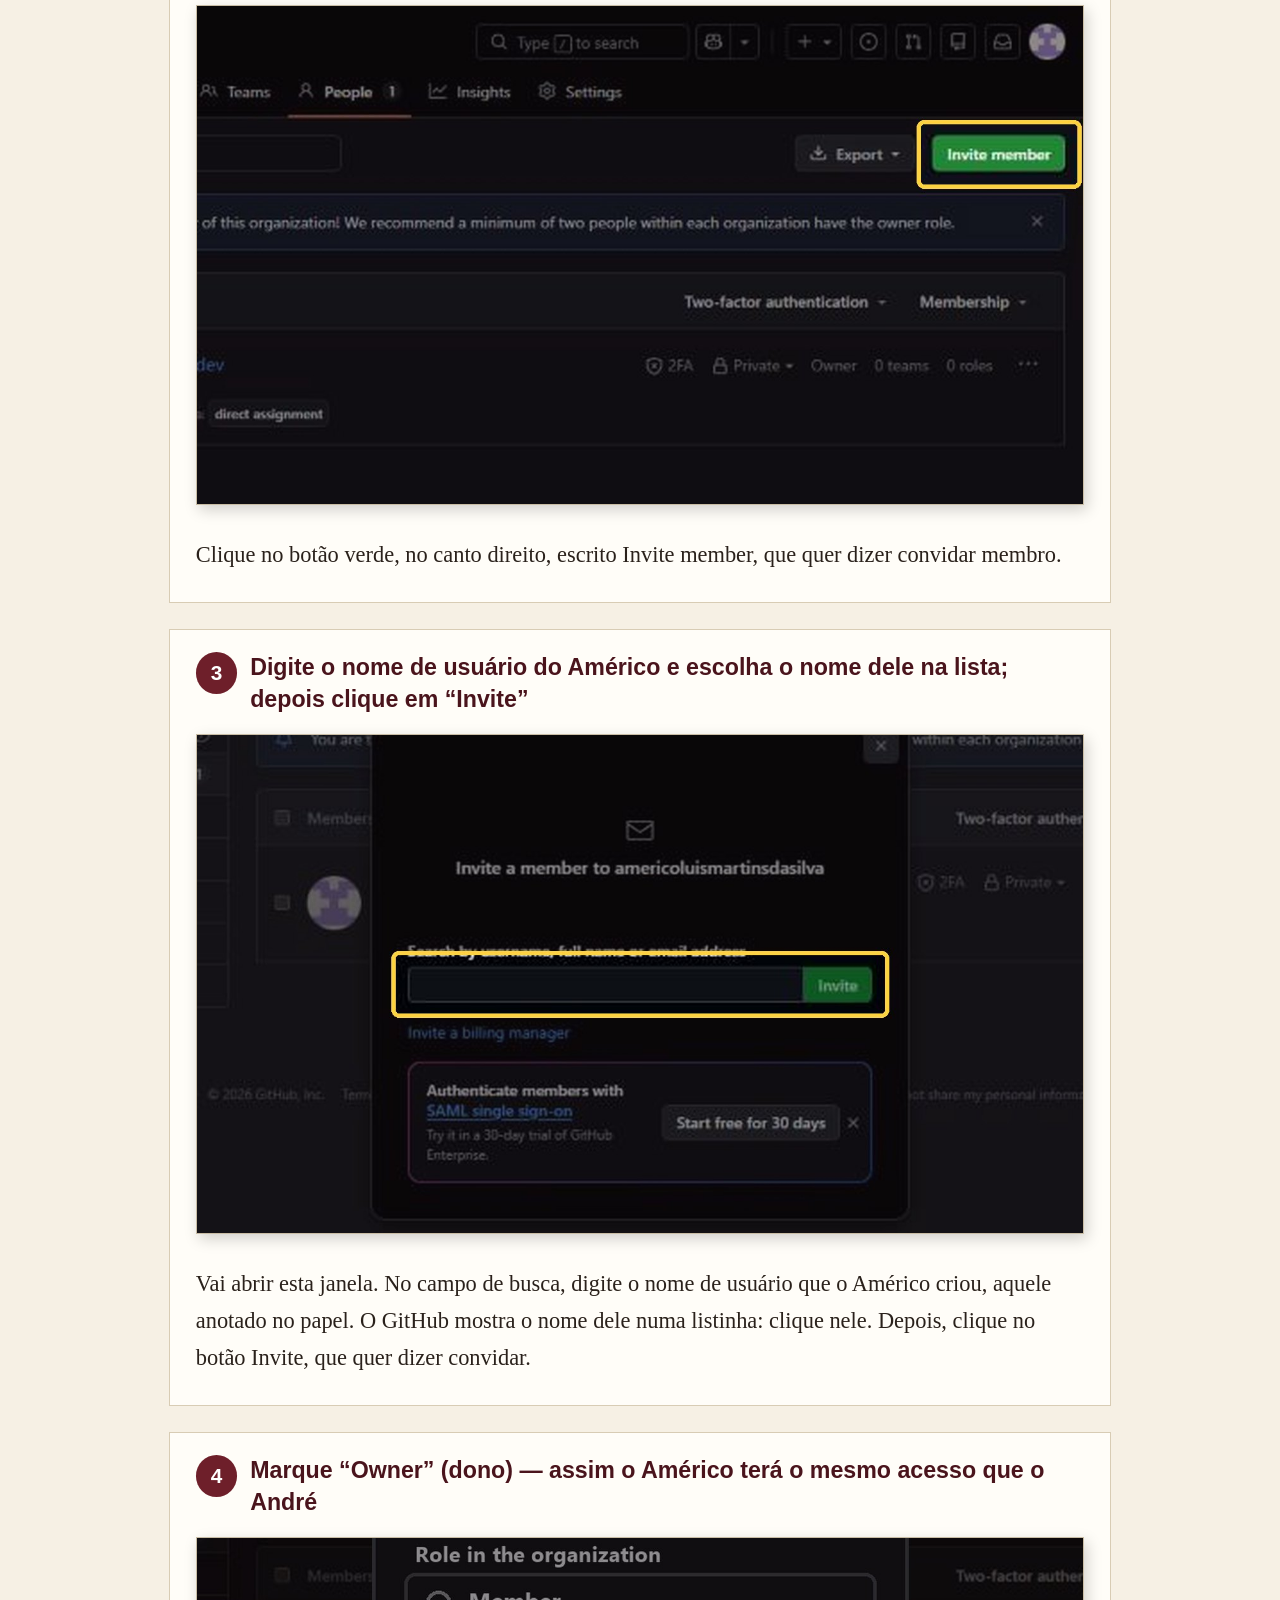
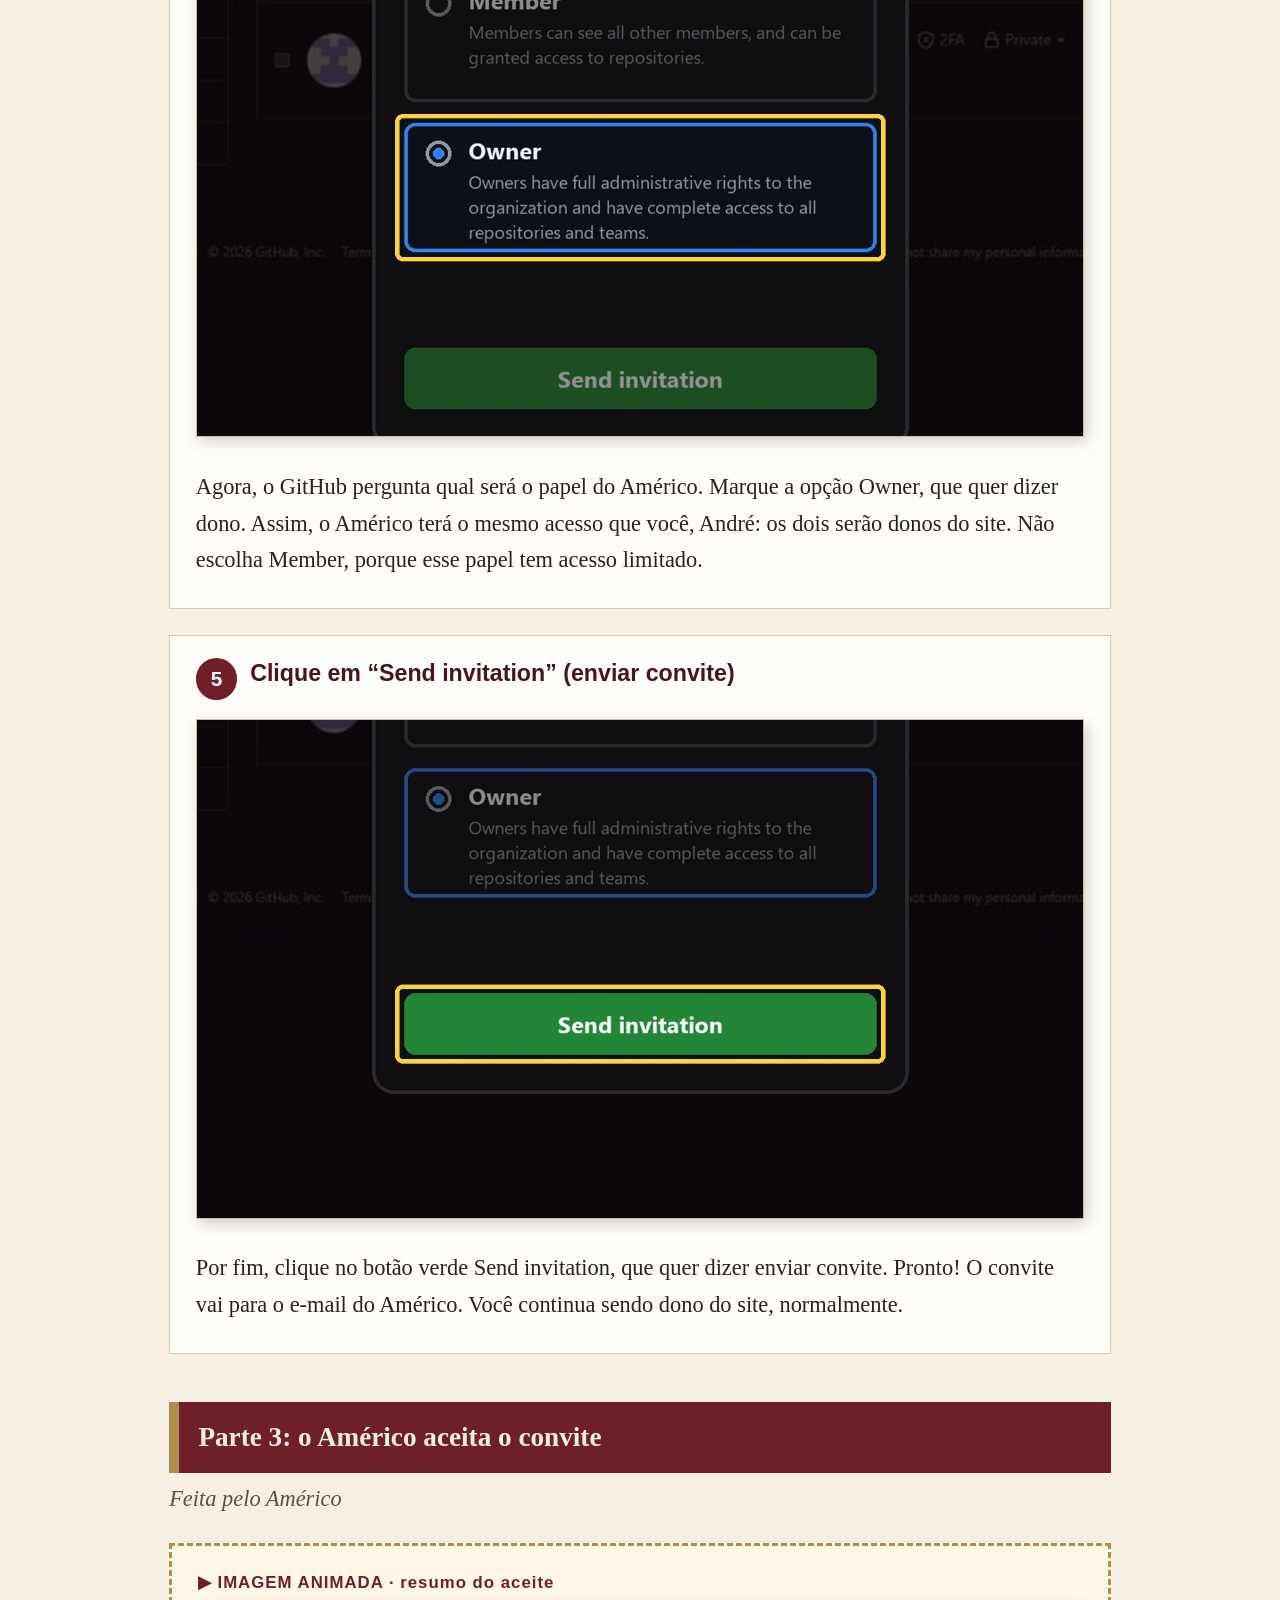
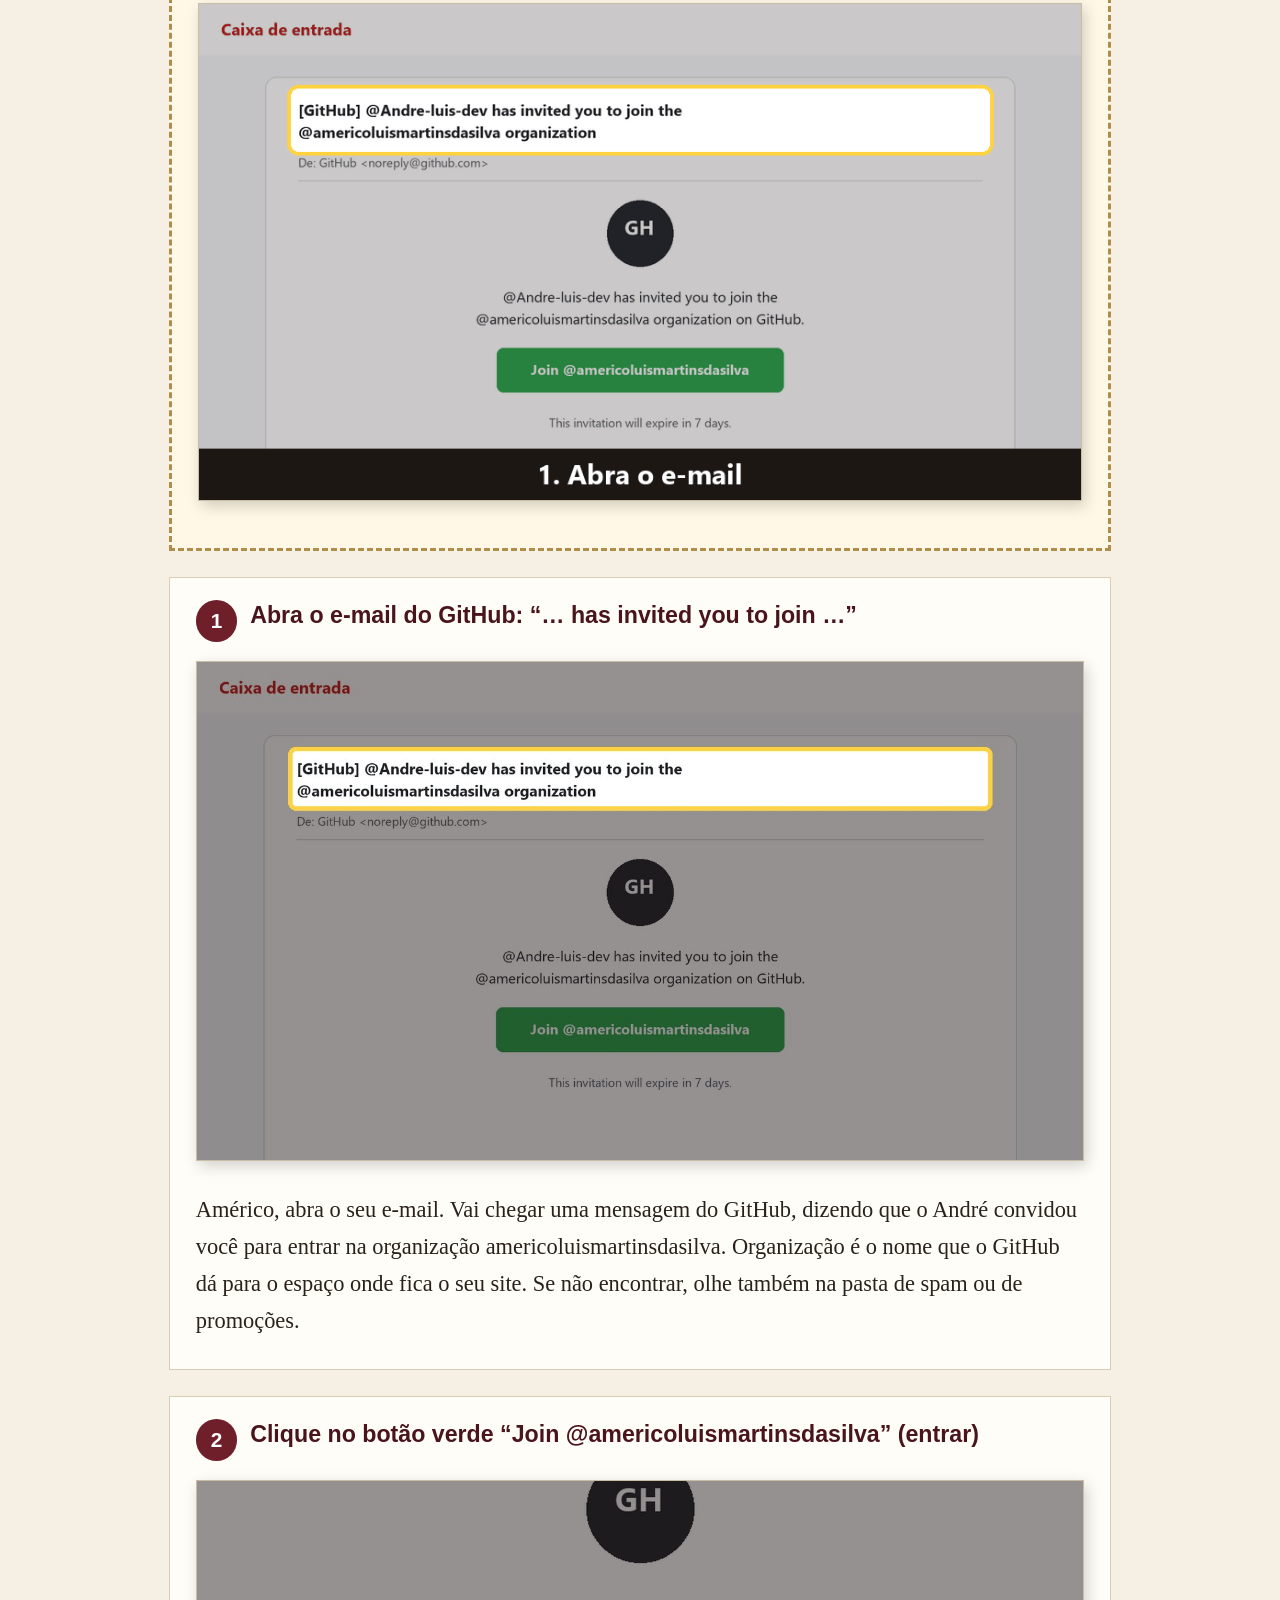
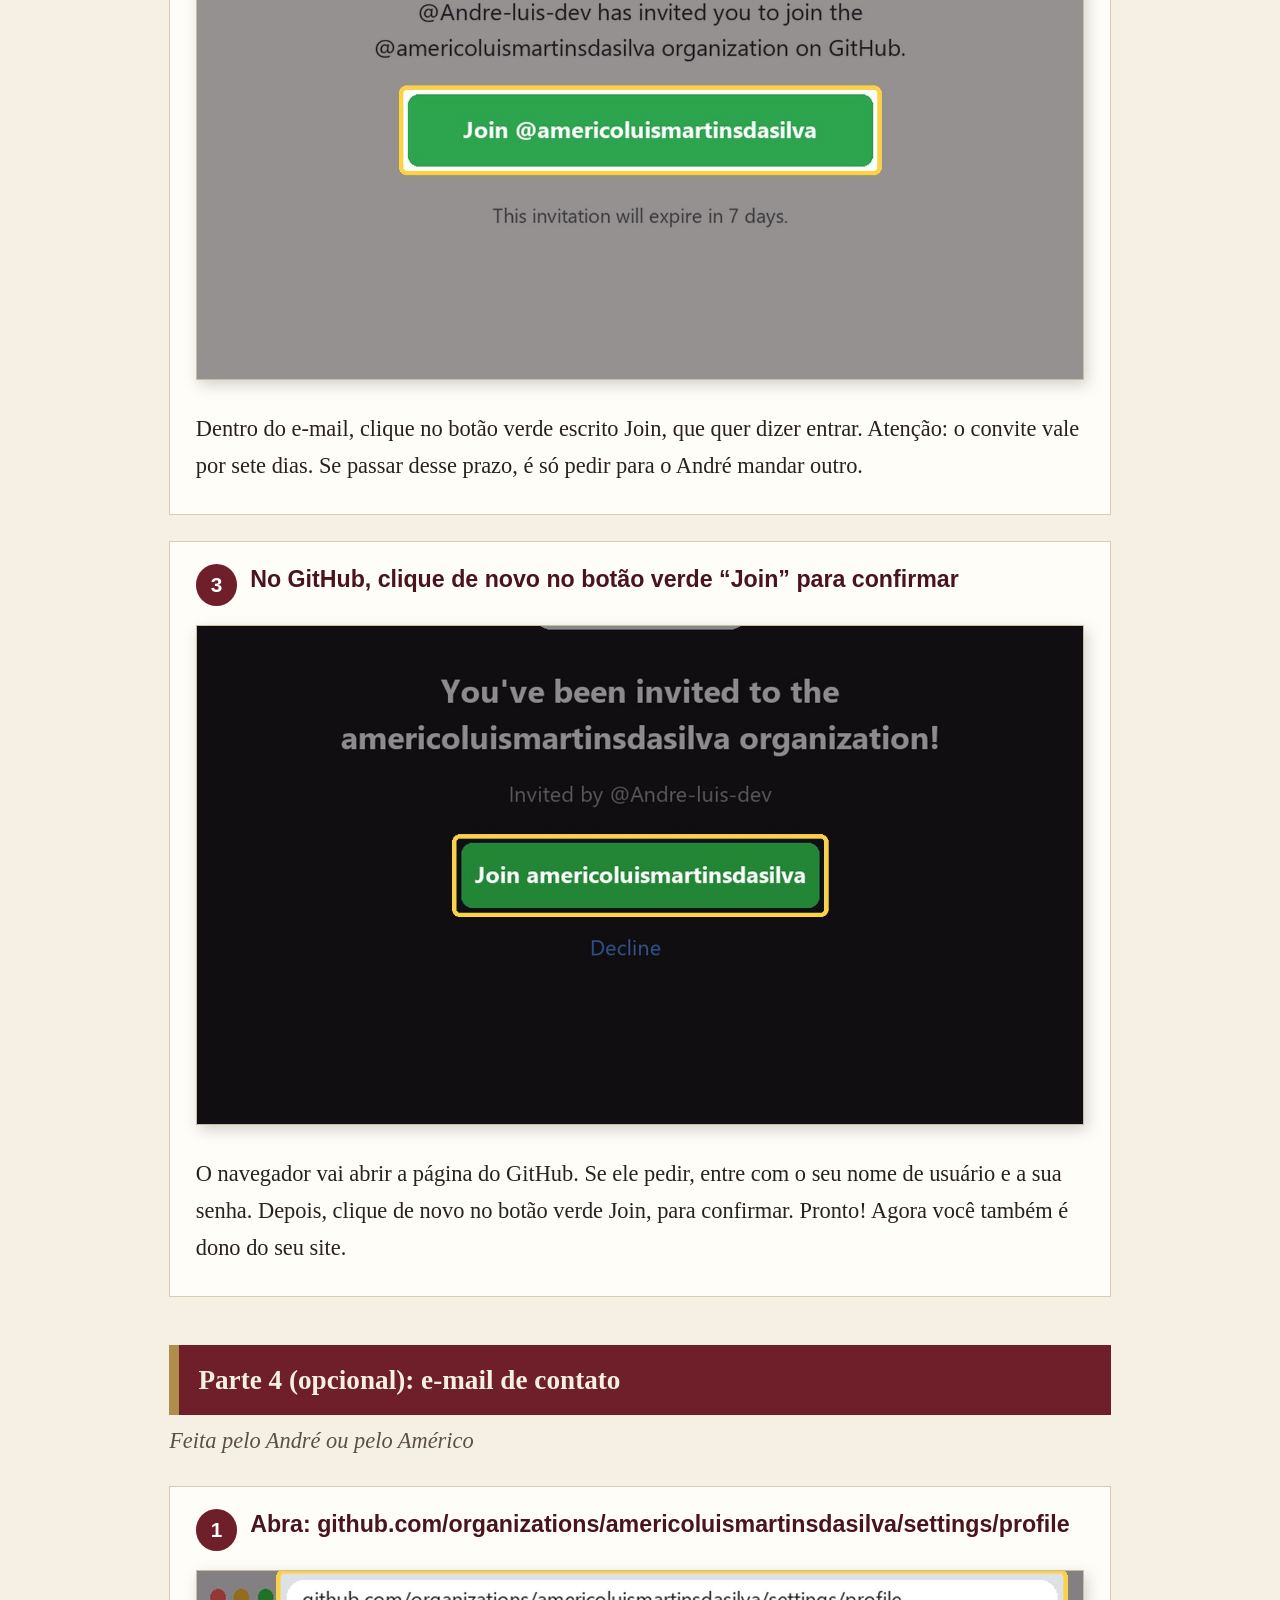
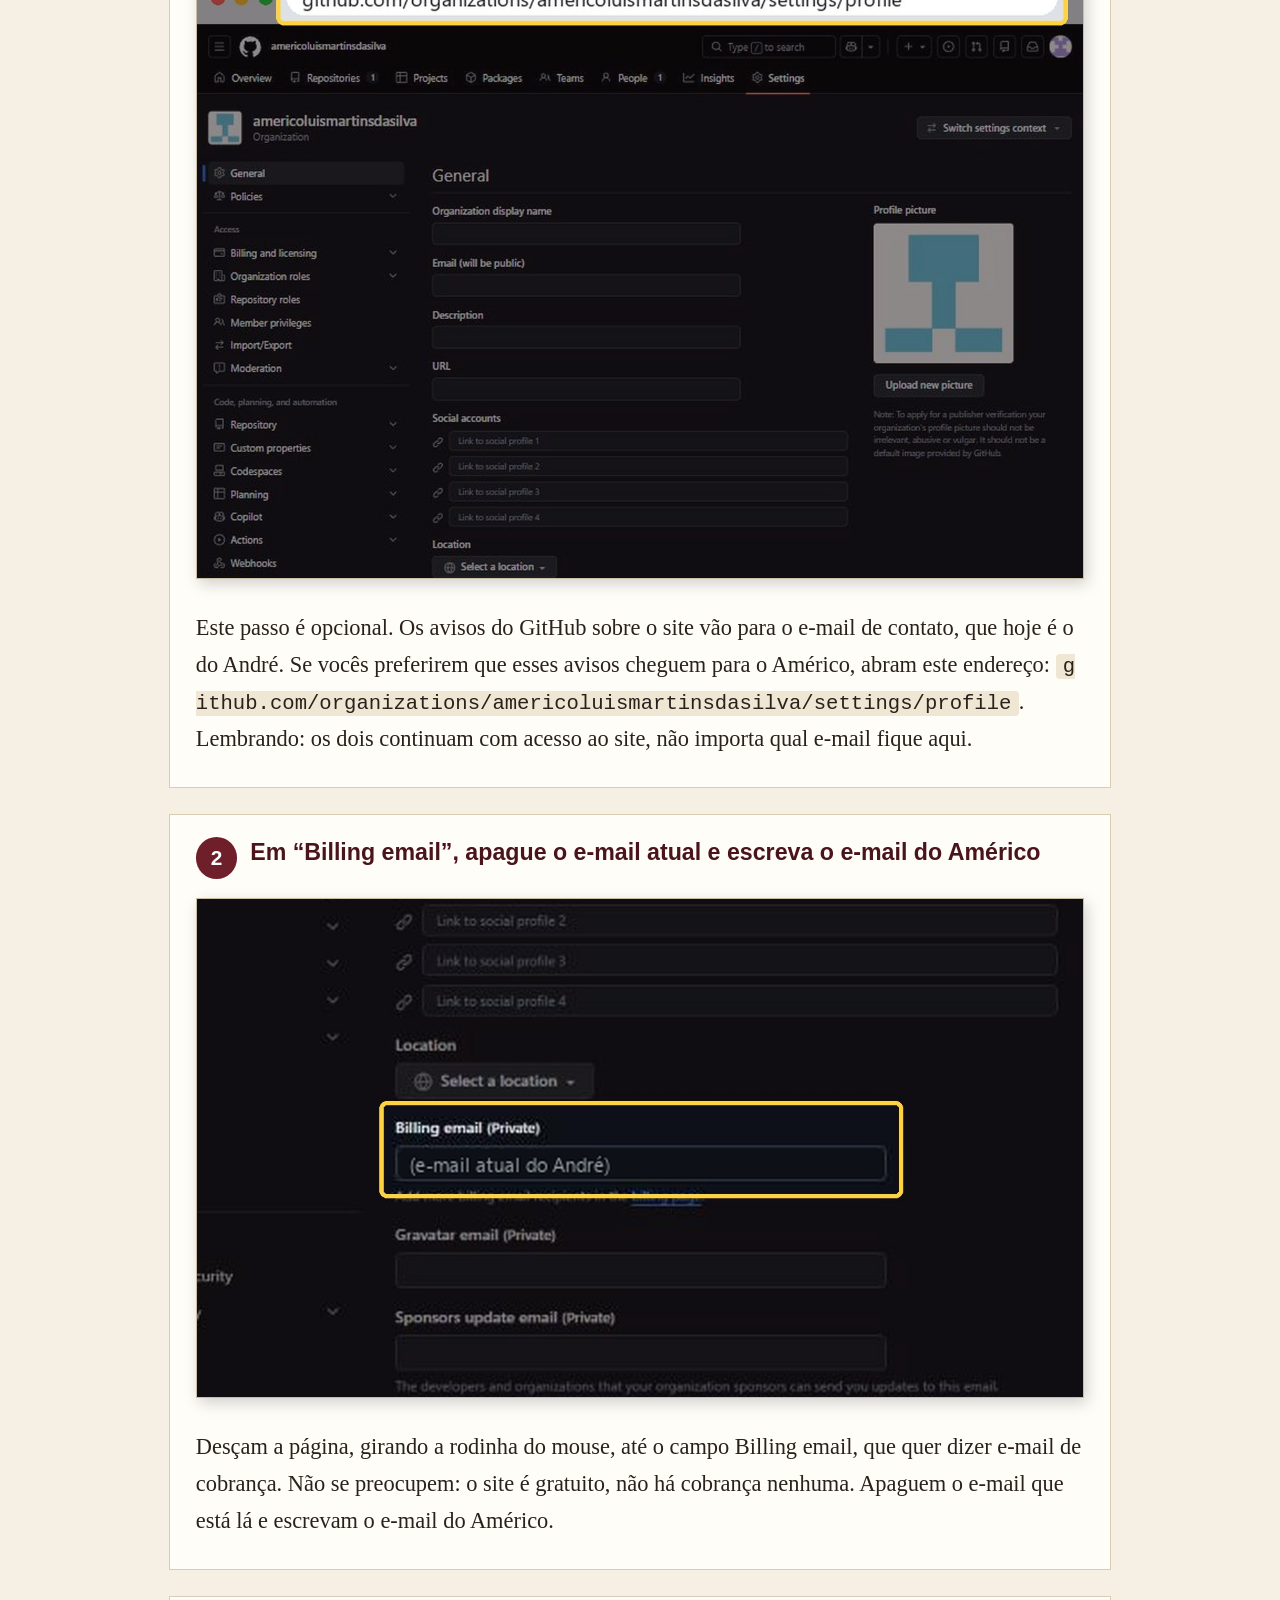
<file: guias/guia1.html>
<!doctype html><html lang="pt-BR"><head><meta charset="utf-8"><meta name="robots" content="noindex"><meta name="viewport" content="width=device-width,initial-scale=1">
<title>Guia 1 — Dar ao Américo acesso ao site</title><link rel="stylesheet" href="guia.css"></head><body>
<header class="capa"><div class="selo">GUIA 1</div><h1>Como dar ao Américo acesso ao site</h1><p>Olá, Américo! Olá, André! Neste guia, vamos ver, com calma e passo a passo, como o Américo passa a ter acesso ao próprio site, com a conta dele e o e-mail dele. O André continua com acesso também. Assim, os dois podem cuidar do site. Leia com calma, um passo de cada vez, e volte quantas vezes quiser.</p></header>
<main><div class="dica">Este guia tem as mesmas instruções do vídeo 1, para ler com calma e, se quiser, imprimir. As imagens com borda tracejada são <strong>animadas</strong>: elas mostram os passos em sequência.</div>
<nav class="indice"><h2>Partes deste guia</h2><ol><li><a href="#parte-3">Parte 1: o Américo cria a conta dele</a></li><li><a href="#parte-10">Parte 2: o André convida o Américo</a></li><li><a href="#parte-16">Parte 3: o Américo aceita o convite</a></li><li><a href="#parte-20">Parte 4 (opcional): e-mail de contato</a></li></ol></nav>
<div class="passo"><h3>Como funciona</h3><ol class="lista"><li>O site fica guardado, de graça, num serviço chamado GitHub.</li><li>Hoje, só o André tem acesso, com a conta dele.</li><li>O Américo vai criar a conta dele no GitHub, com o e-mail dele.</li><li>O André convida o Américo para ser dono do site também.</li><li>O Américo aceita o convite, e pronto: os dois têm acesso.</li></ol></div>
<div class="passo"><h3>Antes de começar</h3><ol class="lista"><li>Um computador com internet.</li><li>O e-mail do Américo aberto, para receber os avisos.</li><li>Papel e caneta, para anotar o nome de usuário e a senha.</li><li>As telas do GitHub são em inglês: o vídeo traduz cada botão.</li></ol></div>
<h2 class="parte" id="parte-3">Parte 1: o Américo cria a conta dele</h2>
<p class="quem">Feita pelo Américo</p>
<div class="passo animacao"><h3><span class="num">1</span><span>Na barra de endereço, digite: github.com/signup e aperte Enter</span></h3><div class="rotulo">▶ IMAGEM ANIMADA</div><picture><source media="print" srcset="imagens/g1-cadastro-impressao.jpg"><img src="imagens/g1-cadastro.gif" alt="Na barra de endereço, digite: github.com/signup e aperte Enter"></picture><p class="so-pdf"><a class="ver-animado" href="https://americoluismartinsdasilva.github.io/guias/imagens/g1-cadastro.gif">▶ Toque aqui para ver animado</a></p><p>Abra o navegador de internet, por exemplo o Google Chrome. Clique na barra de endereço, lá em cima, e digite: <code>github.com/signup</code>. Signup quer dizer cadastrar-se. Depois, aperte a tecla <kbd>Enter</kbd>. Vai abrir esta página, para criar a sua conta.</p></div>
<div class="passo"><h3><span class="num">2</span><span>Em “Email”, escreva o seu e-mail</span></h3><img src="imagens/guia1-05.jpg" alt="Em “Email”, escreva o seu e-mail"><p>No campo escrito Email, clique e escreva o seu e-mail, o mesmo que você usa no dia a dia. É para esse e-mail que o GitHub vai mandar os avisos.</p></div>
<div class="passo"><h3><span class="num">3</span><span>Em “Password”, crie uma senha (pelo menos 8 letras e números) e anote no papel</span></h3><img src="imagens/guia1-06.jpg" alt="Em “Password”, crie uma senha (pelo menos 8 letras e números) e anote no papel"><p>Logo abaixo, no campo Password, que quer dizer senha, crie uma senha nova. Ela precisa ter pelo menos oito caracteres, misturando letras minúsculas e números. Por exemplo: uma palavra que você lembre, seguida de alguns números. Anote essa senha no papel, com cuidado, e guarde em lugar seguro.</p></div>
<div class="passo"><h3><span class="num">4</span><span>Em “Username”, escolha um nome de usuário, por exemplo: americo-silva</span></h3><img src="imagens/guia1-07.jpg" alt="Em “Username”, escolha um nome de usuário, por exemplo: americo-silva"><p>Agora, no campo Username, escolha um nome de usuário. É o seu apelido dentro do GitHub. Use só letras, números e tracinhos, sem espaço e sem acento. Por exemplo: <code>americo-silva</code>. Se o nome já estiver sendo usado por outra pessoa, o GitHub avisa, e você tenta outro, como <code>americo-silva-rio</code>. Anote no papel o nome de usuário que você escolheu, porque o André vai precisar dele.</p></div>
<div class="passo"><h3><span class="num">5</span><span>Confira o país (Brazil) e clique no botão verde “Create account”</span></h3><img src="imagens/guia1-08.jpg" alt="Confira o país (Brazil) e clique no botão verde “Create account”"><p>Desça um pouco a página, girando a rodinha do mouse. Confira se o país está como Brazil, que é Brasil em inglês. A caixinha de receber novidades pode ficar desmarcada. Depois, clique no botão verde, escrito Create account, que quer dizer criar conta.</p></div>
<div class="passo"><h3>Confirme que você é uma pessoa</h3><ol class="lista"><li>O GitHub pode mostrar um pequeno desafio, como escolher uma figura.</li><li>Siga a instrução da tela, com calma.</li><li>Depois, ele manda um código para o seu e-mail.</li><li>Abra o e-mail do GitHub, copie o código e digite na página.</li><li>Pronto: a sua conta está criada!</li></ol></div>
<h2 class="parte" id="parte-10">Parte 2: o André convida o Américo</h2>
<p class="quem">Feita pelo André</p>
<div class="passo animacao"><div class="rotulo">▶ IMAGEM ANIMADA · resumo do convite</div><picture><source media="print" srcset="imagens/g1-convite-impressao.jpg"><img src="imagens/g1-convite.gif" alt="resumo do convite"></picture><p class="so-pdf"><a class="ver-animado" href="https://americoluismartinsdasilva.github.io/guias/imagens/g1-convite.gif">▶ Toque aqui para ver animado</a></p></div>
<div class="passo"><h3><span class="num">1</span><span>André: abra github.com/orgs/americoluismartinsdasilva/people</span></h3><img src="imagens/guia1-11.jpg" alt="André: abra github.com/orgs/americoluismartinsdasilva/people"><p>André, entre na sua conta do GitHub, e abra este endereço: <code>github.com/orgs/americoluismartinsdasilva/people</code>. É a página das pessoas que têm acesso ao site. Hoje, só aparece você.</p></div>
<div class="passo"><h3><span class="num">2</span><span>Clique no botão verde “Invite member” (convidar membro)</span></h3><img src="imagens/guia1-12.jpg" alt="Clique no botão verde “Invite member” (convidar membro)"><p>Clique no botão verde, no canto direito, escrito Invite member, que quer dizer convidar membro.</p></div>
<div class="passo"><h3><span class="num">3</span><span>Digite o nome de usuário do Américo e escolha o nome dele na lista; depois clique em “Invite”</span></h3><img src="imagens/guia1-13.jpg" alt="Digite o nome de usuário do Américo e escolha o nome dele na lista; depois clique em “Invite”"><p>Vai abrir esta janela. No campo de busca, digite o nome de usuário que o Américo criou, aquele anotado no papel. O GitHub mostra o nome dele numa listinha: clique nele. Depois, clique no botão Invite, que quer dizer convidar.</p></div>
<div class="passo"><h3><span class="num">4</span><span>Marque “Owner” (dono) — assim o Américo terá o mesmo acesso que o André</span></h3><img src="imagens/guia1-14.jpg" alt="Marque “Owner” (dono) — assim o Américo terá o mesmo acesso que o André"><p>Agora, o GitHub pergunta qual será o papel do Américo. Marque a opção Owner, que quer dizer dono. Assim, o Américo terá o mesmo acesso que você, André: os dois serão donos do site. Não escolha Member, porque esse papel tem acesso limitado.</p></div>
<div class="passo"><h3><span class="num">5</span><span>Clique em “Send invitation” (enviar convite)</span></h3><img src="imagens/guia1-15.jpg" alt="Clique em “Send invitation” (enviar convite)"><p>Por fim, clique no botão verde Send invitation, que quer dizer enviar convite. Pronto! O convite vai para o e-mail do Américo. Você continua sendo dono do site, normalmente.</p></div>
<h2 class="parte" id="parte-16">Parte 3: o Américo aceita o convite</h2>
<p class="quem">Feita pelo Américo</p>
<div class="passo animacao"><div class="rotulo">▶ IMAGEM ANIMADA · resumo do aceite</div><picture><source media="print" srcset="imagens/g1-aceitar-impressao.jpg"><img src="imagens/g1-aceitar.gif" alt="resumo do aceite"></picture><p class="so-pdf"><a class="ver-animado" href="https://americoluismartinsdasilva.github.io/guias/imagens/g1-aceitar.gif">▶ Toque aqui para ver animado</a></p></div>
<div class="passo"><h3><span class="num">1</span><span>Abra o e-mail do GitHub: “… has invited you to join …”</span></h3><img src="imagens/guia1-17.jpg" alt="Abra o e-mail do GitHub: “… has invited you to join …”"><p>Américo, abra o seu e-mail. Vai chegar uma mensagem do GitHub, dizendo que o André convidou você para entrar na organização americoluismartinsdasilva. Organização é o nome que o GitHub dá para o espaço onde fica o seu site. Se não encontrar, olhe também na pasta de spam ou de promoções.</p></div>
<div class="passo"><h3><span class="num">2</span><span>Clique no botão verde “Join @americoluismartinsdasilva” (entrar)</span></h3><img src="imagens/guia1-18.jpg" alt="Clique no botão verde “Join @americoluismartinsdasilva” (entrar)"><p>Dentro do e-mail, clique no botão verde escrito Join, que quer dizer entrar. Atenção: o convite vale por sete dias. Se passar desse prazo, é só pedir para o André mandar outro.</p></div>
<div class="passo"><h3><span class="num">3</span><span>No GitHub, clique de novo no botão verde “Join” para confirmar</span></h3><img src="imagens/guia1-19.jpg" alt="No GitHub, clique de novo no botão verde “Join” para confirmar"><p>O navegador vai abrir a página do GitHub. Se ele pedir, entre com o seu nome de usuário e a sua senha. Depois, clique de novo no botão verde Join, para confirmar. Pronto! Agora você também é dono do seu site.</p></div>
<h2 class="parte" id="parte-20">Parte 4 (opcional): e-mail de contato</h2>
<p class="quem">Feita pelo André ou pelo Américo</p>
<div class="passo"><h3><span class="num">1</span><span>Abra: github.com/organizations/americoluismartinsdasilva/settings/profile</span></h3><img src="imagens/guia1-21.jpg" alt="Abra: github.com/organizations/americoluismartinsdasilva/settings/profile"><p>Este passo é opcional. Os avisos do GitHub sobre o site vão para o e-mail de contato, que hoje é o do André. Se vocês preferirem que esses avisos cheguem para o Américo, abram este endereço: <code>github.com/organizations/americoluismartinsdasilva/settings/profile</code>. Lembrando: os dois continuam com acesso ao site, não importa qual e-mail fique aqui.</p></div>
<div class="passo"><h3><span class="num">2</span><span>Em “Billing email”, apague o e-mail atual e escreva o e-mail do Américo</span></h3><img src="imagens/guia1-22.jpg" alt="Em “Billing email”, apague o e-mail atual e escreva o e-mail do Américo"><p>Desçam a página, girando a rodinha do mouse, até o campo Billing email, que quer dizer e-mail de cobrança. Não se preocupem: o site é gratuito, não há cobrança nenhuma. Apaguem o e-mail que está lá e escrevam o e-mail do Américo.</p></div>
<div class="passo"><h3><span class="num">3</span><span>Clique no botão verde “Update profile” (salvar)</span></h3><img src="imagens/guia1-23.jpg" alt="Clique no botão verde “Update profile” (salvar)"><p>Depois, cliquem no botão verde Update profile, que quer dizer atualizar o perfil. Pronto, o e-mail foi trocado.</p></div>
<div class="passo"><h3>Tudo pronto!</h3><ol class="lista"><li>O Américo e o André são donos do site.</li><li>Cada um entra com a própria conta e senha.</li><li>Guarde o papel com o usuário e a senha em lugar seguro.</li><li>Próximo guia: como adicionar e editar livros no site.</li></ol></div></main><footer>Guia preparado para Américo Luís Martins da Silva · <a href="index.html">voltar ao início dos guias</a></footer></body></html>
</file>
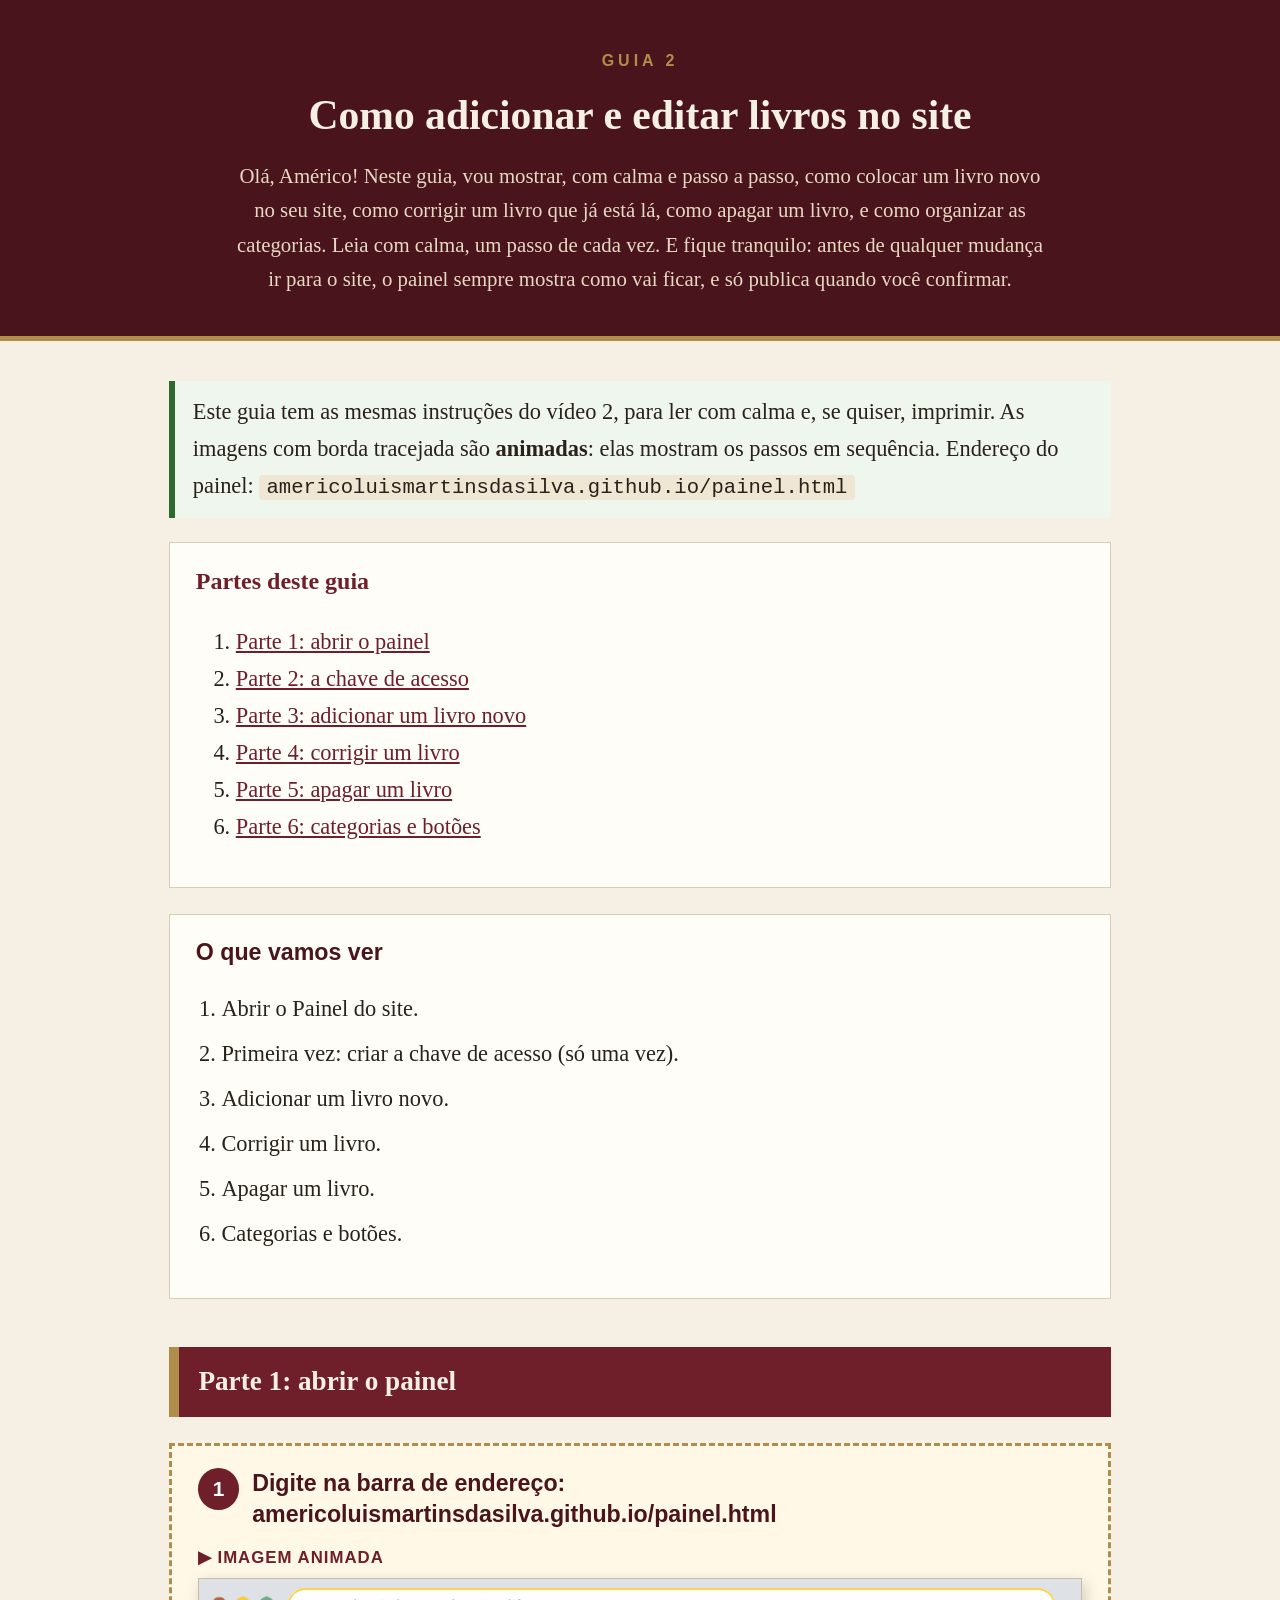
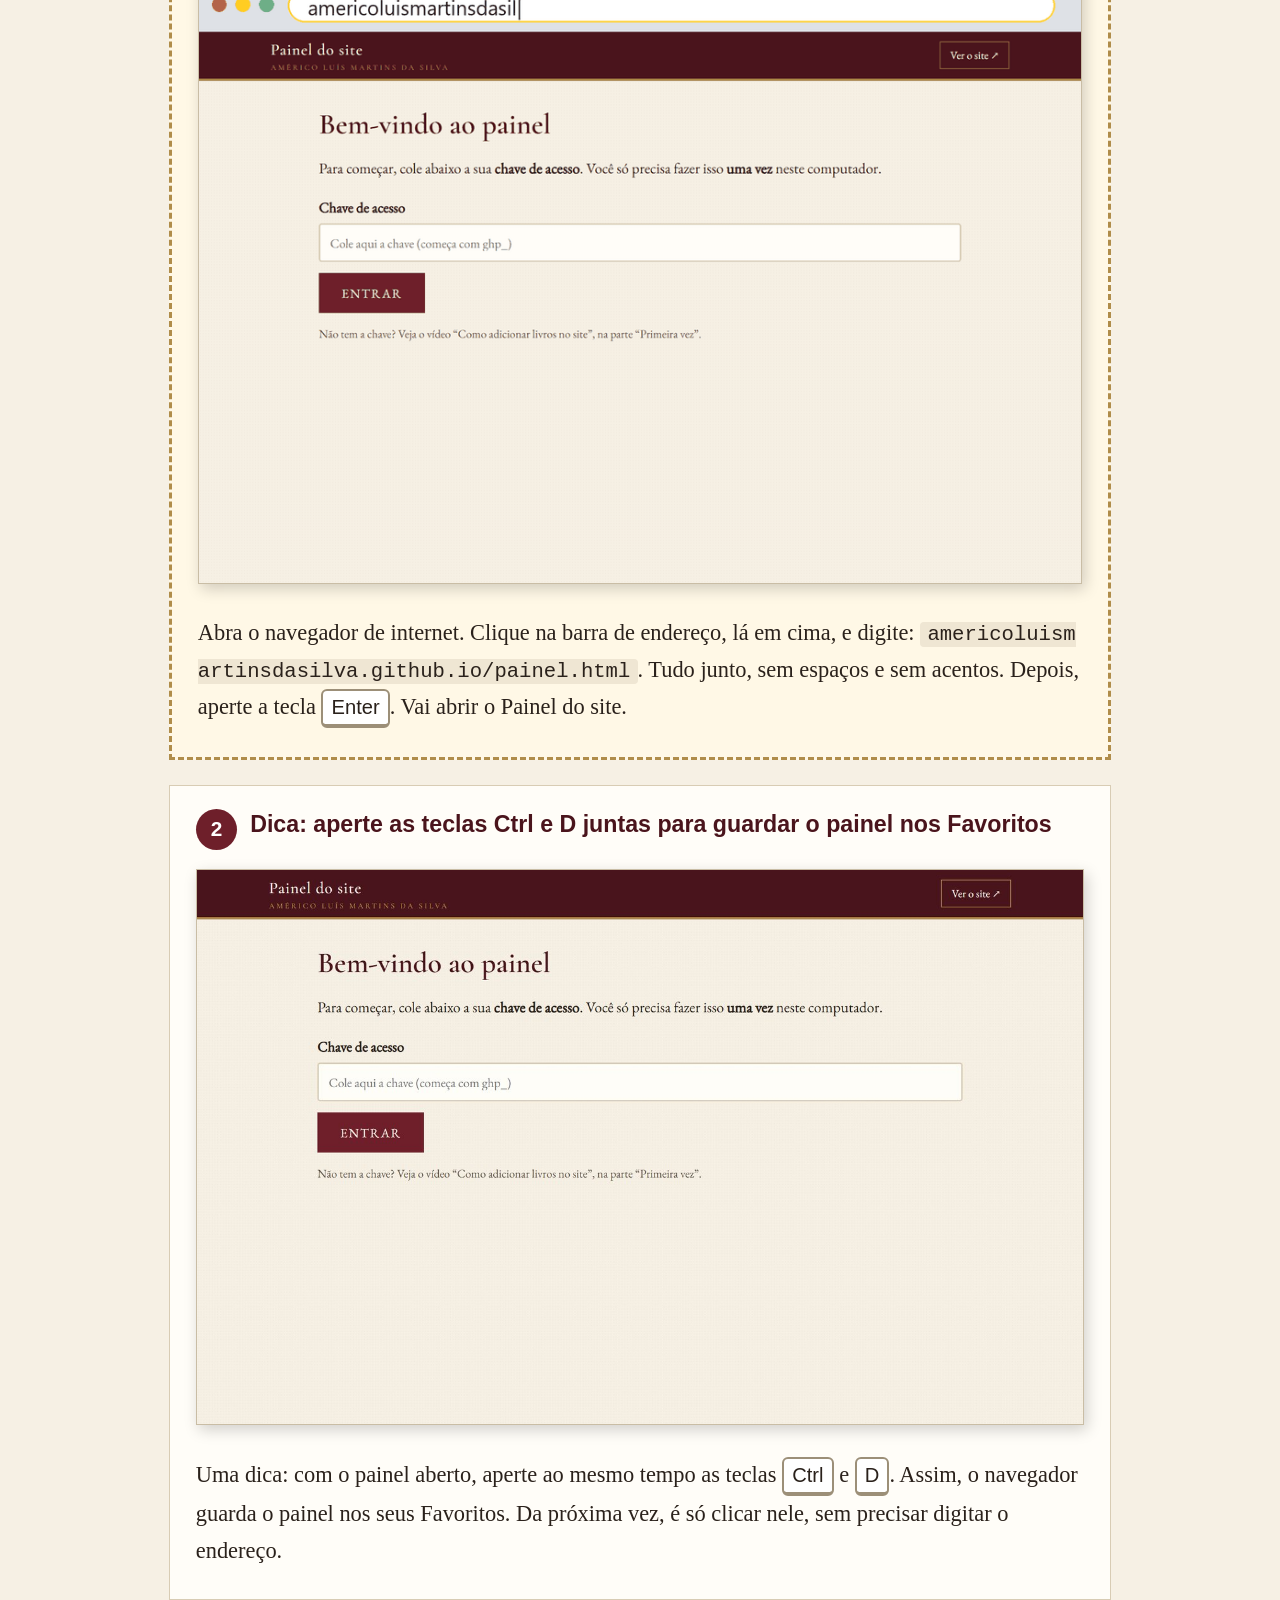
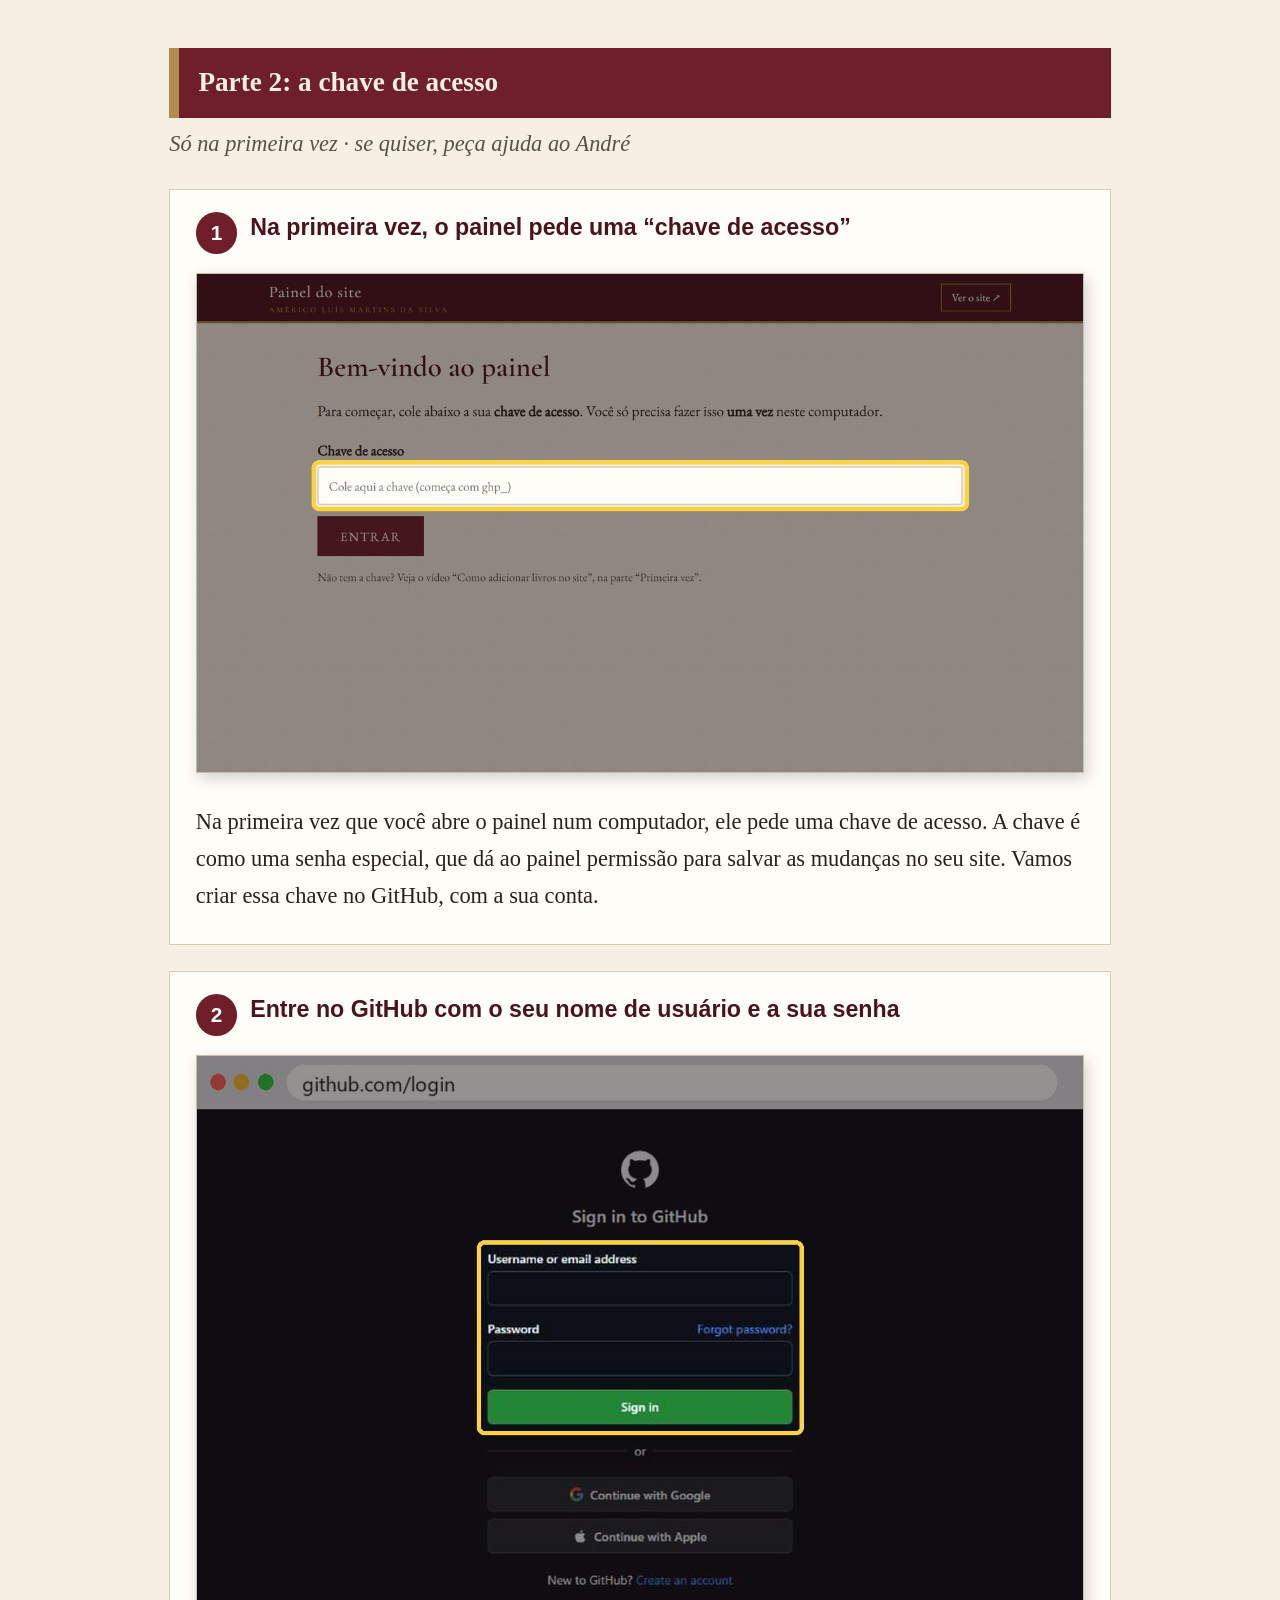
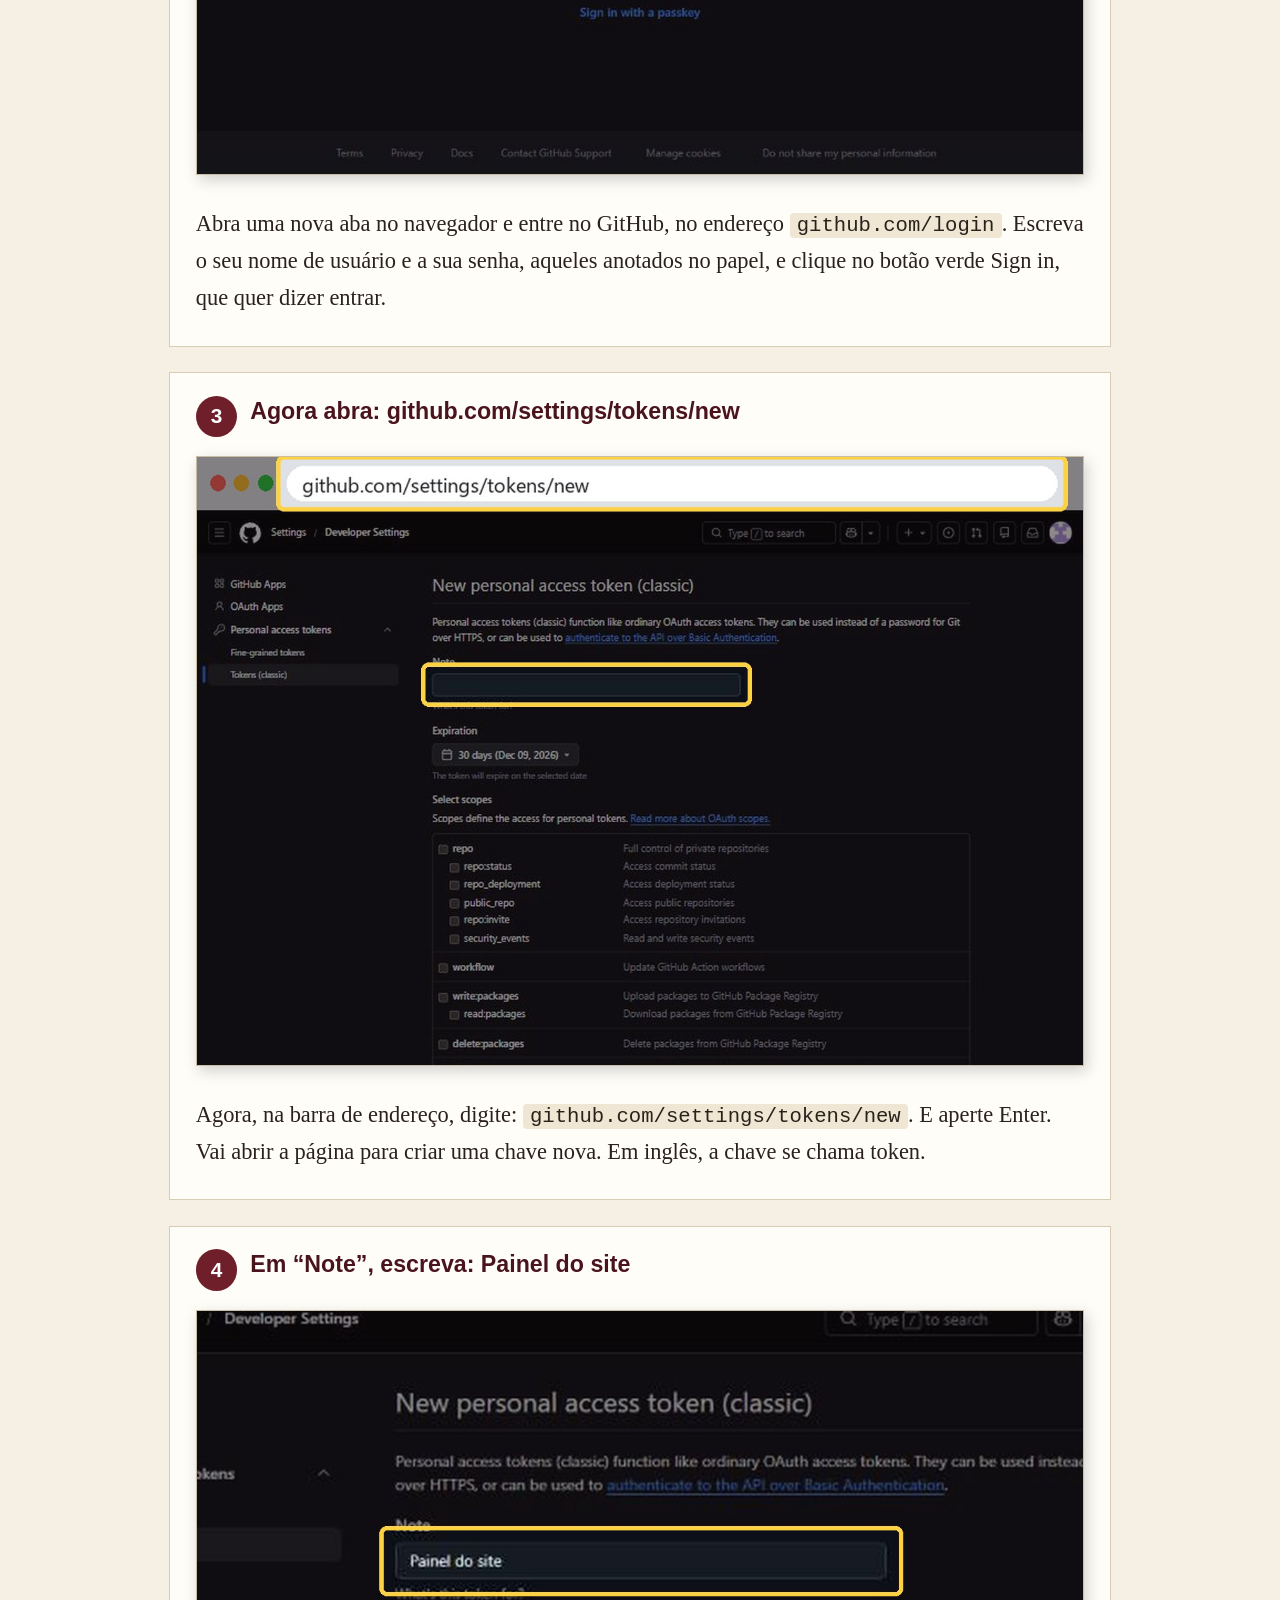
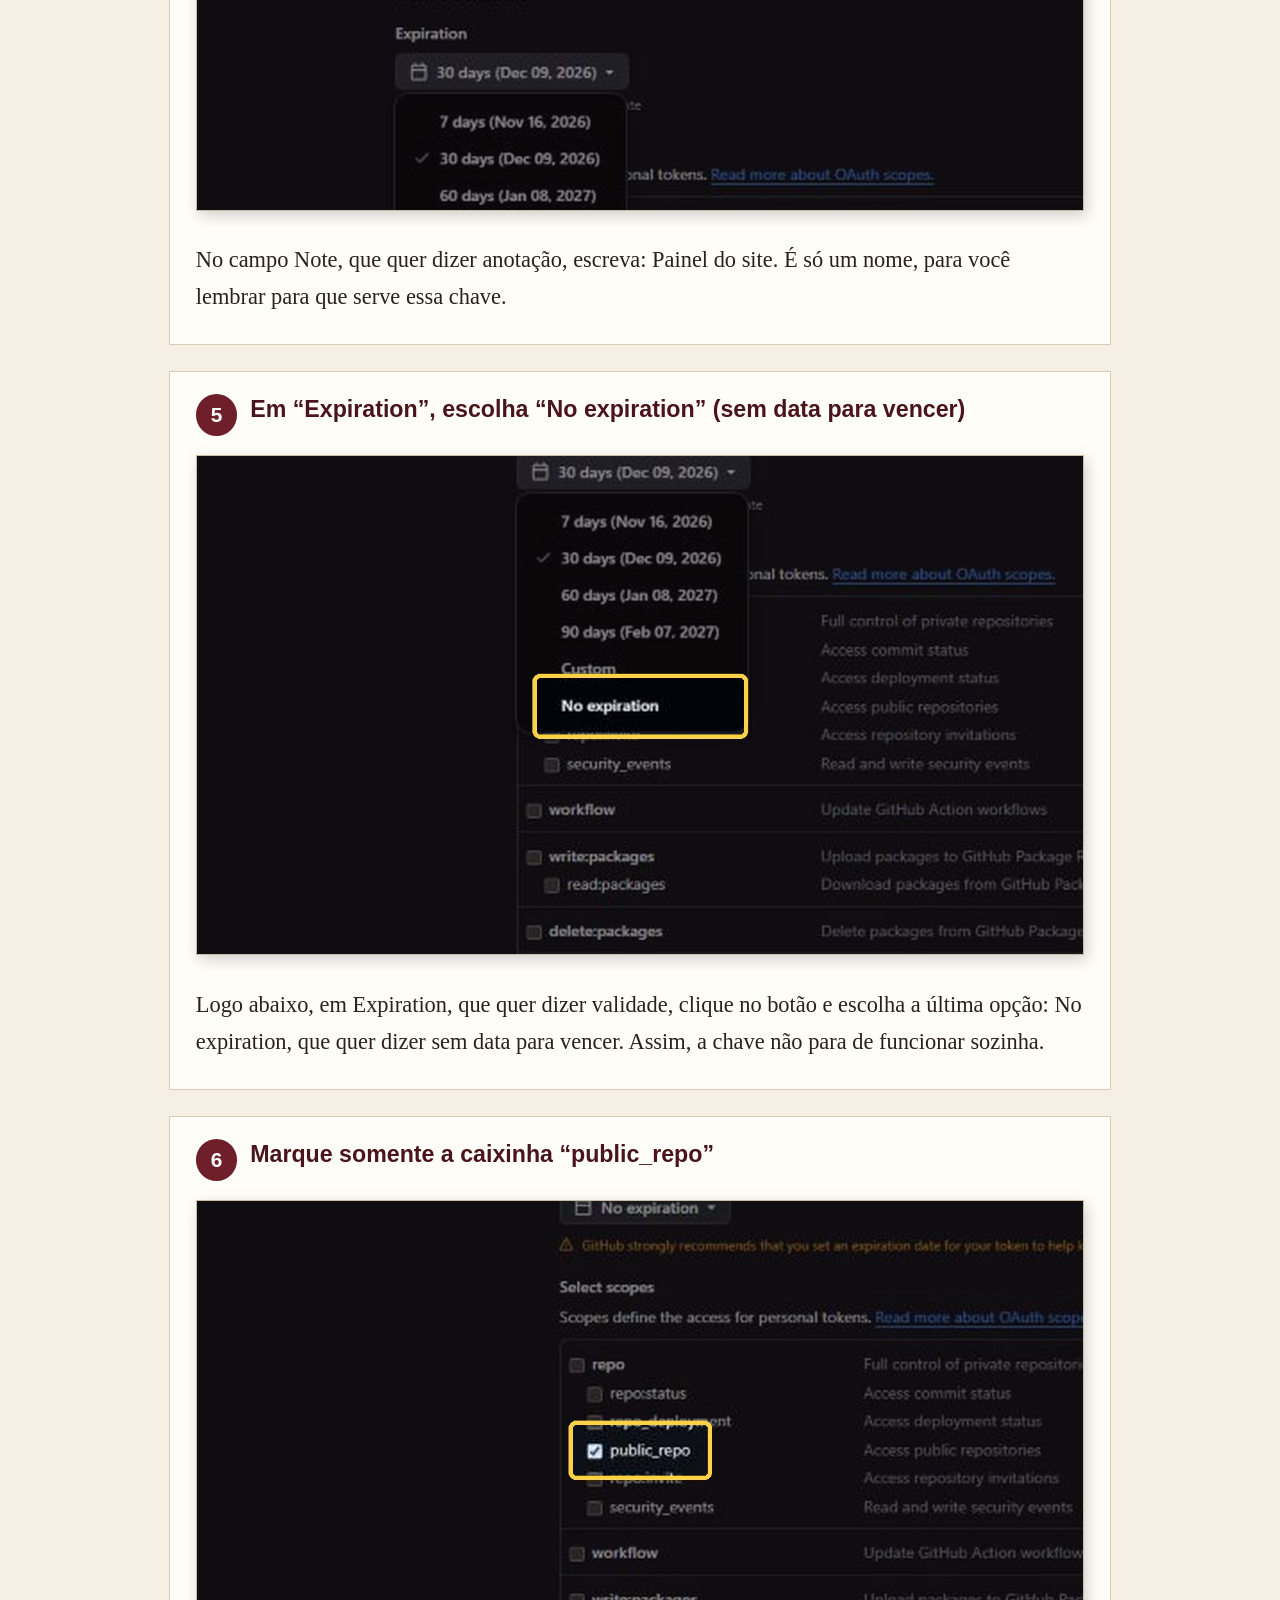
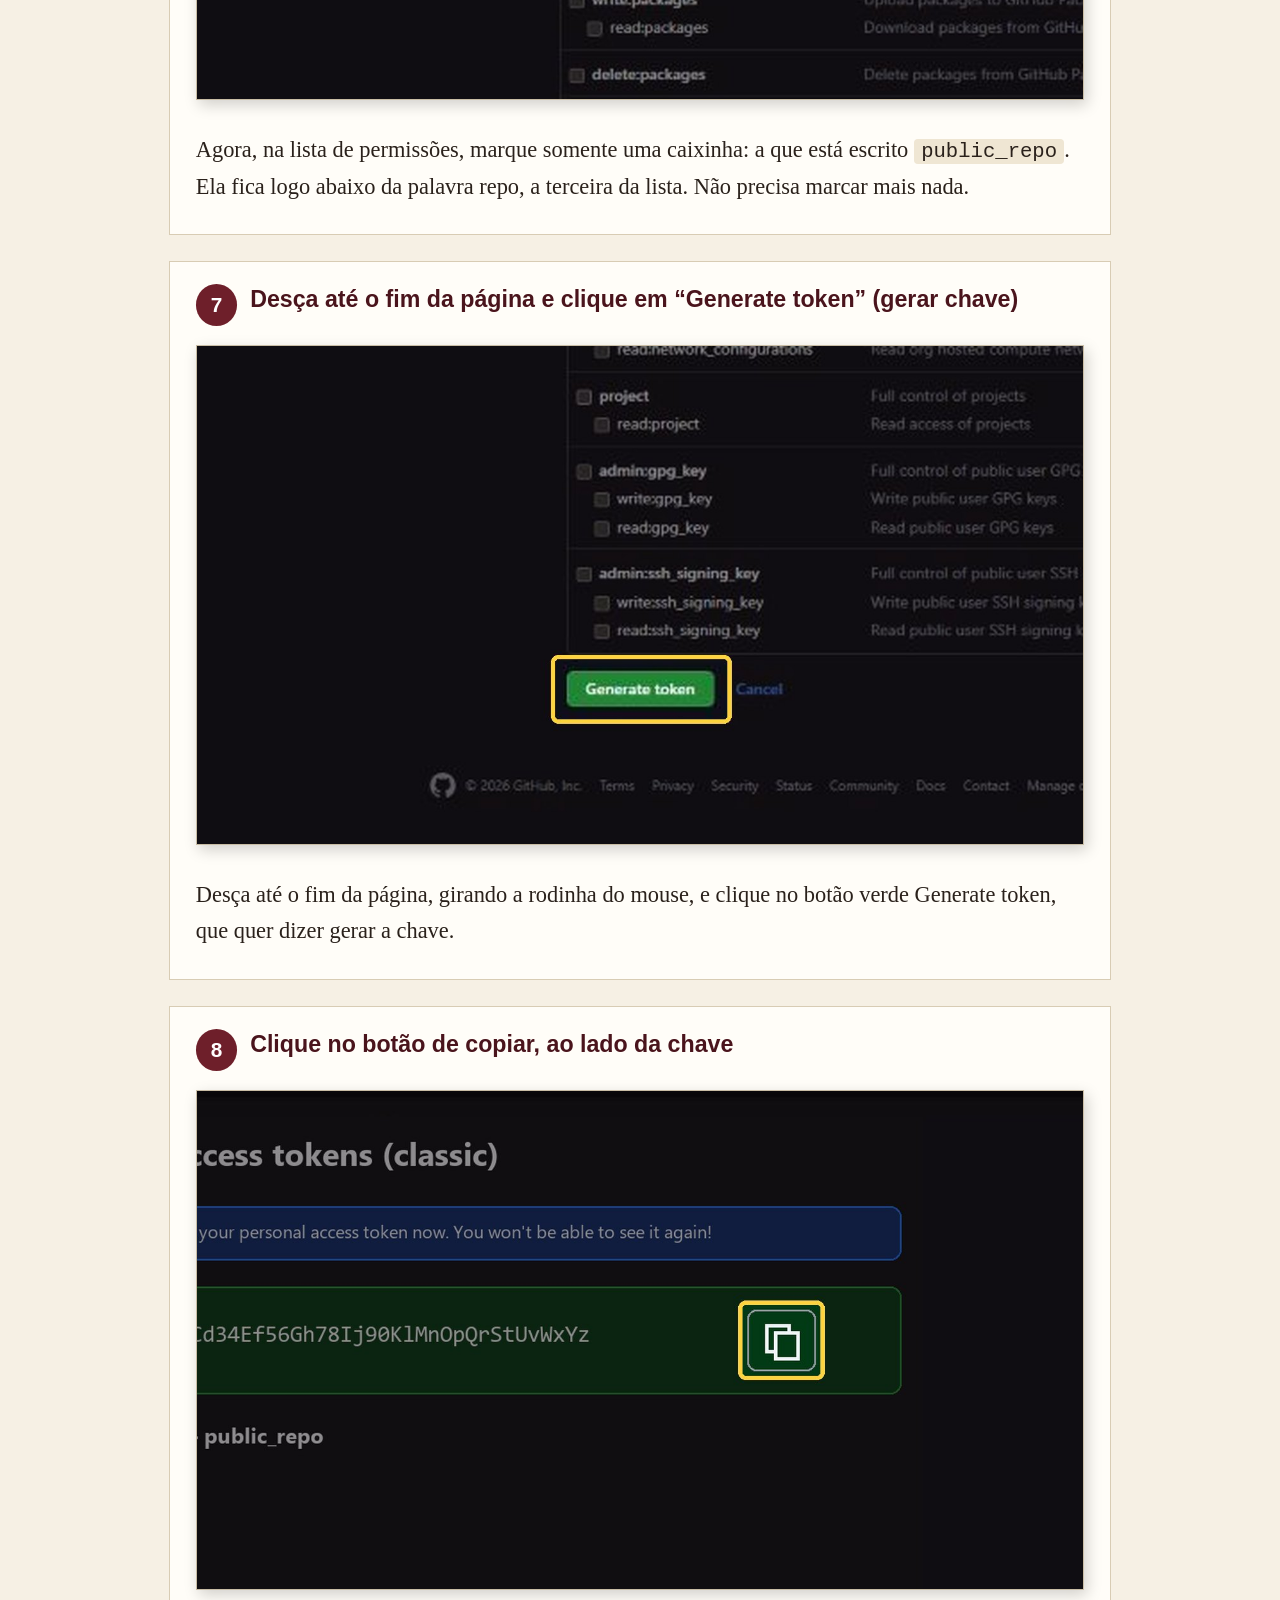
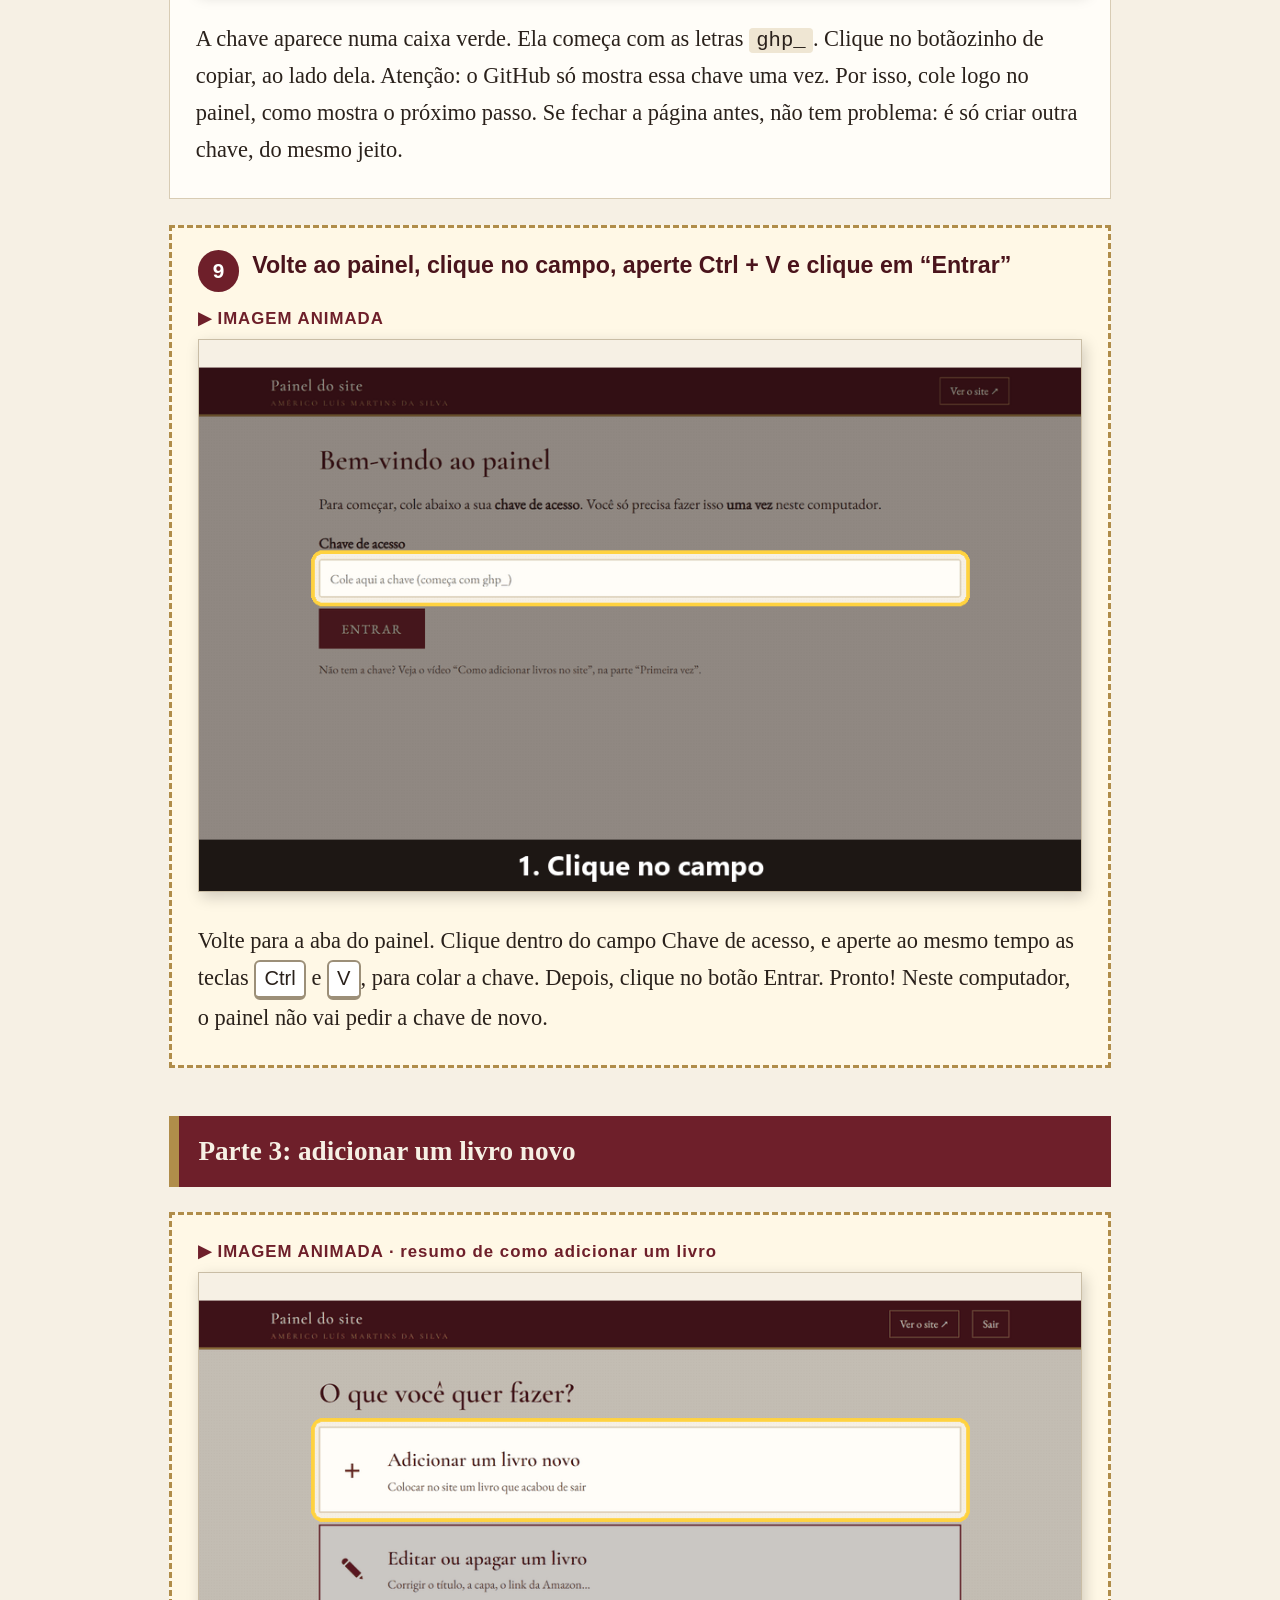
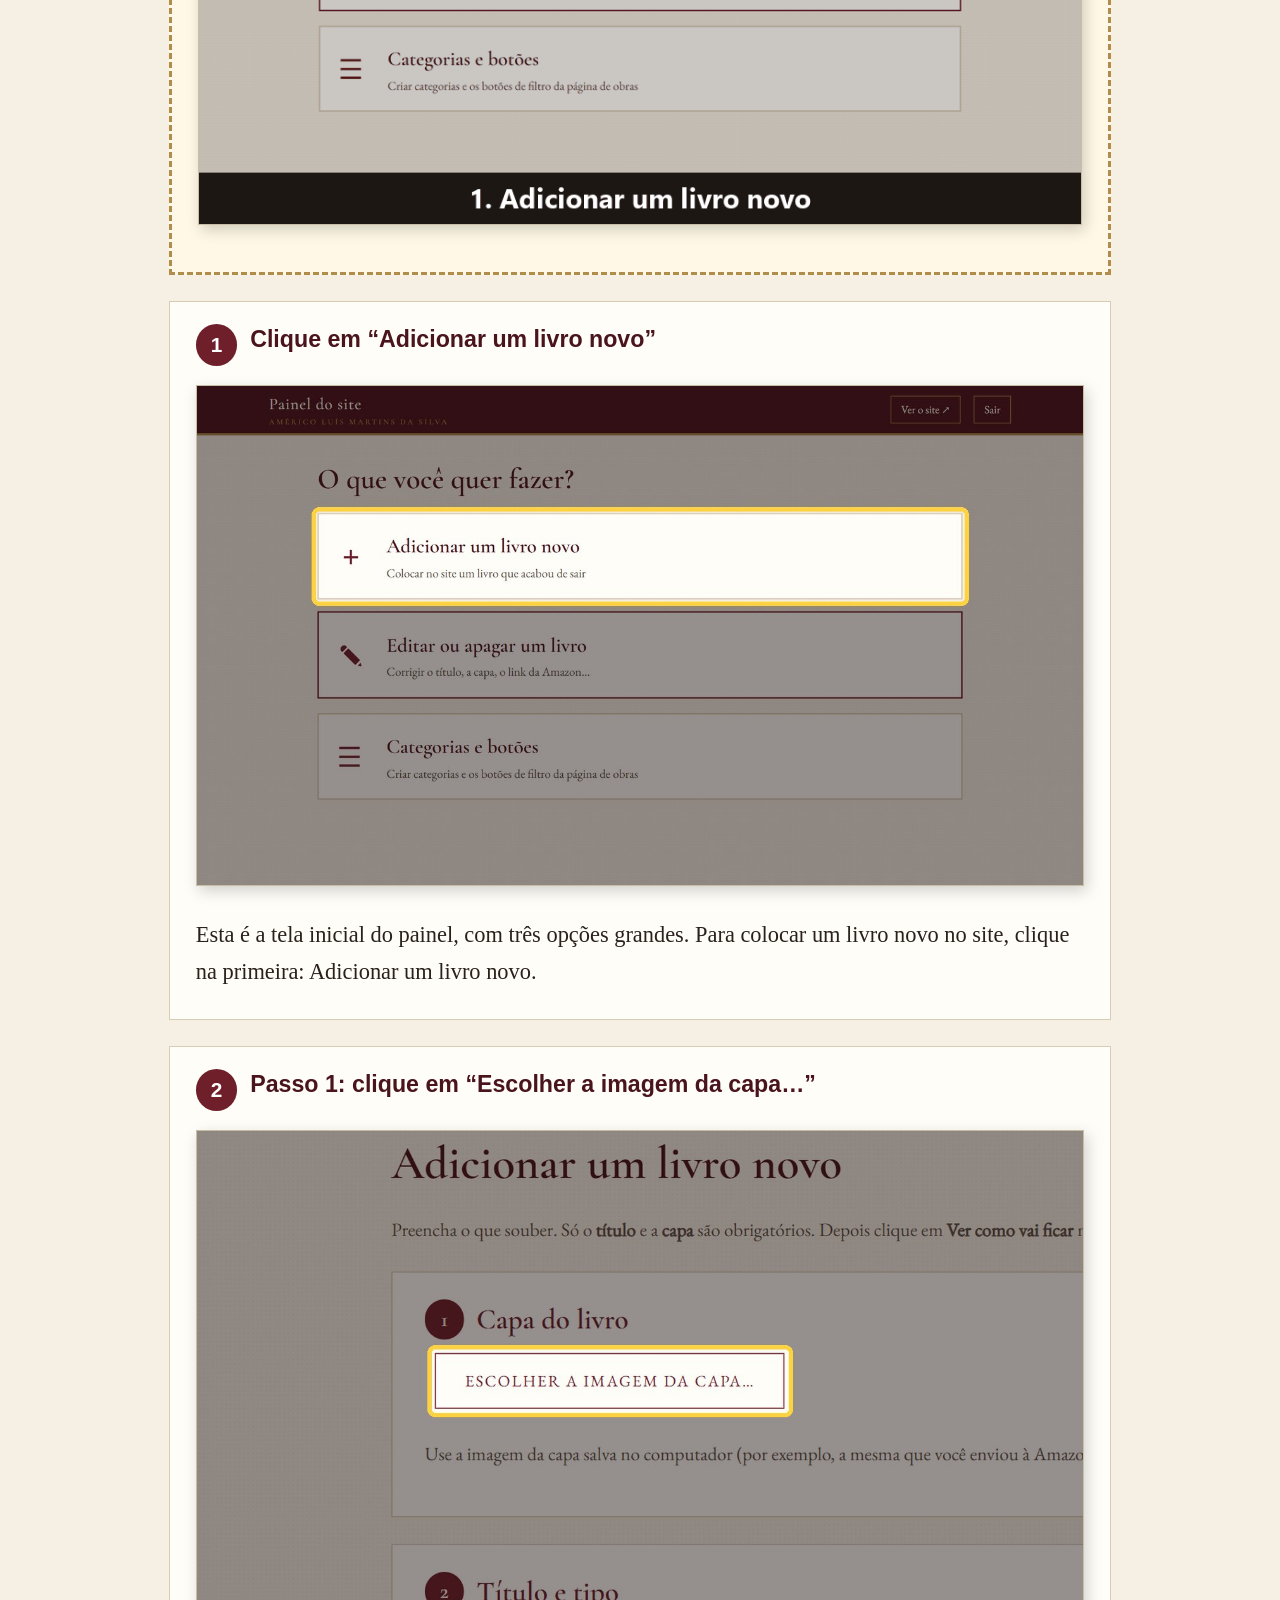
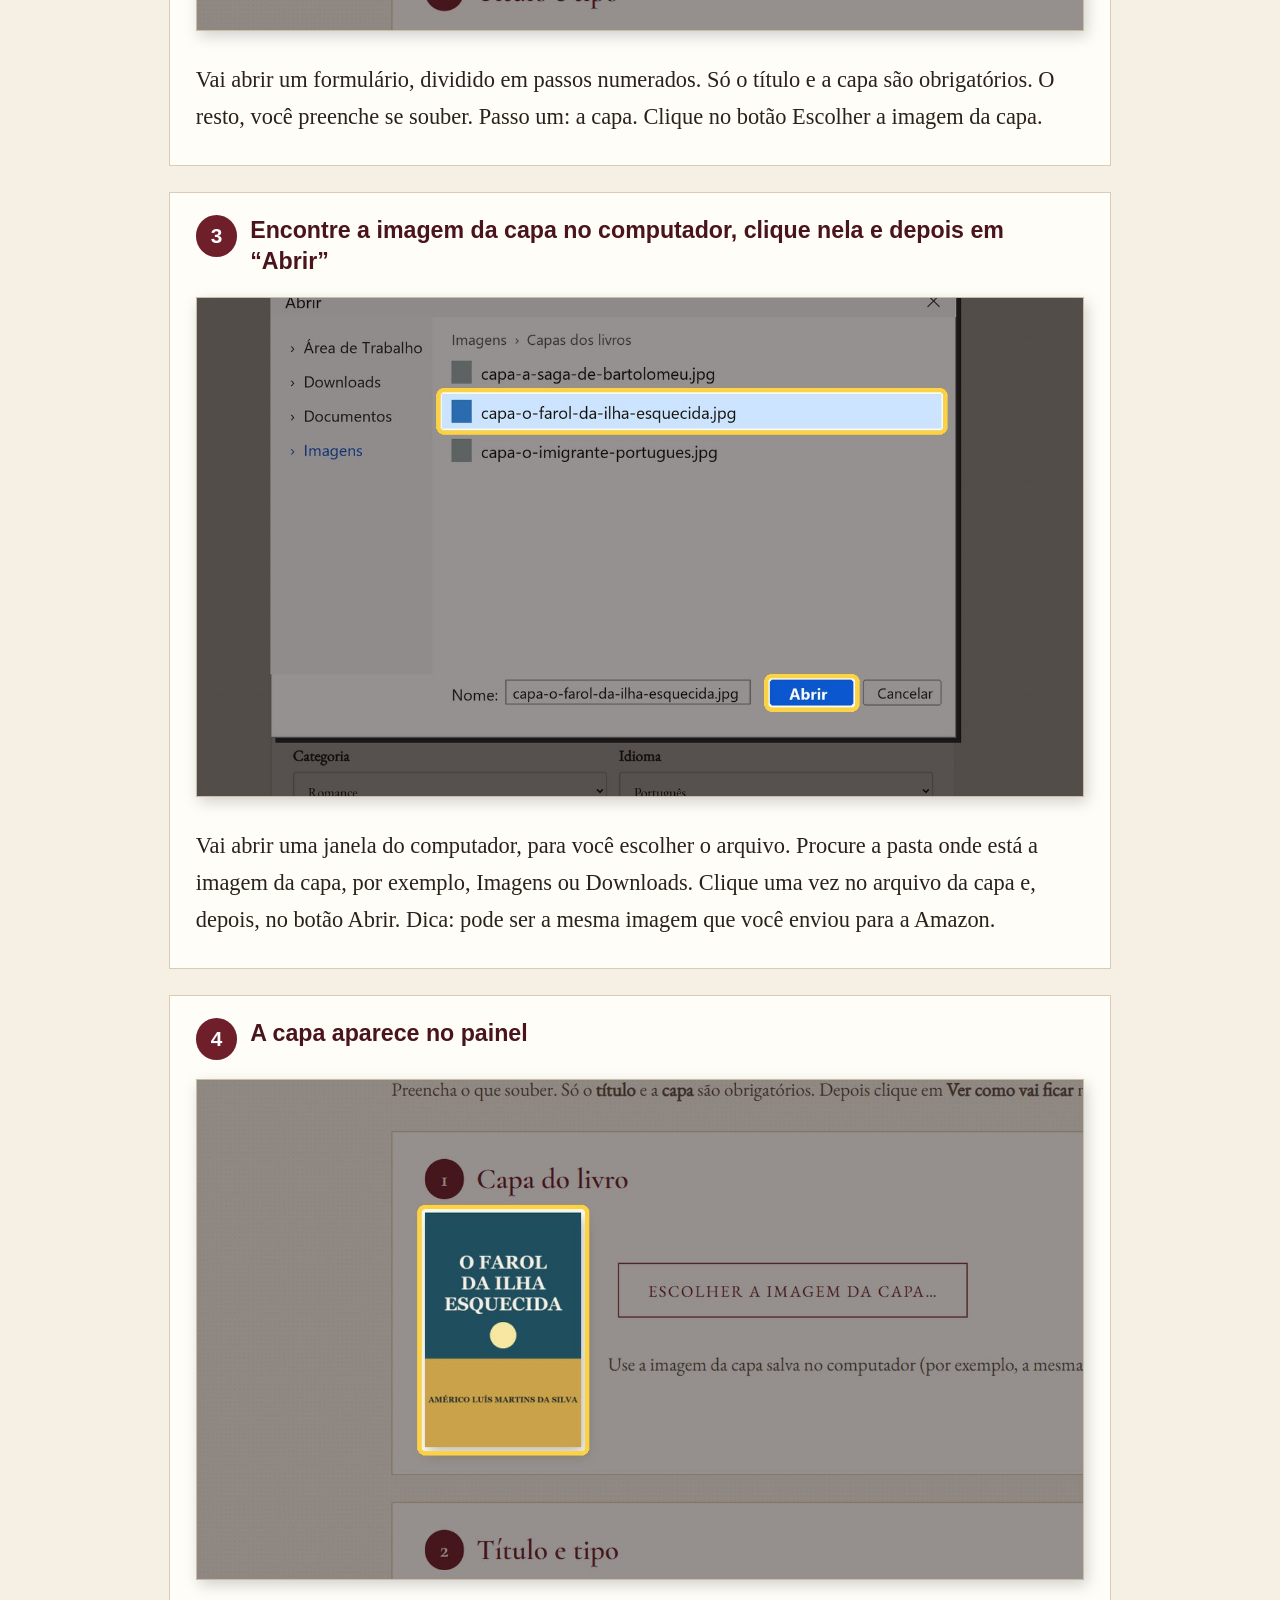
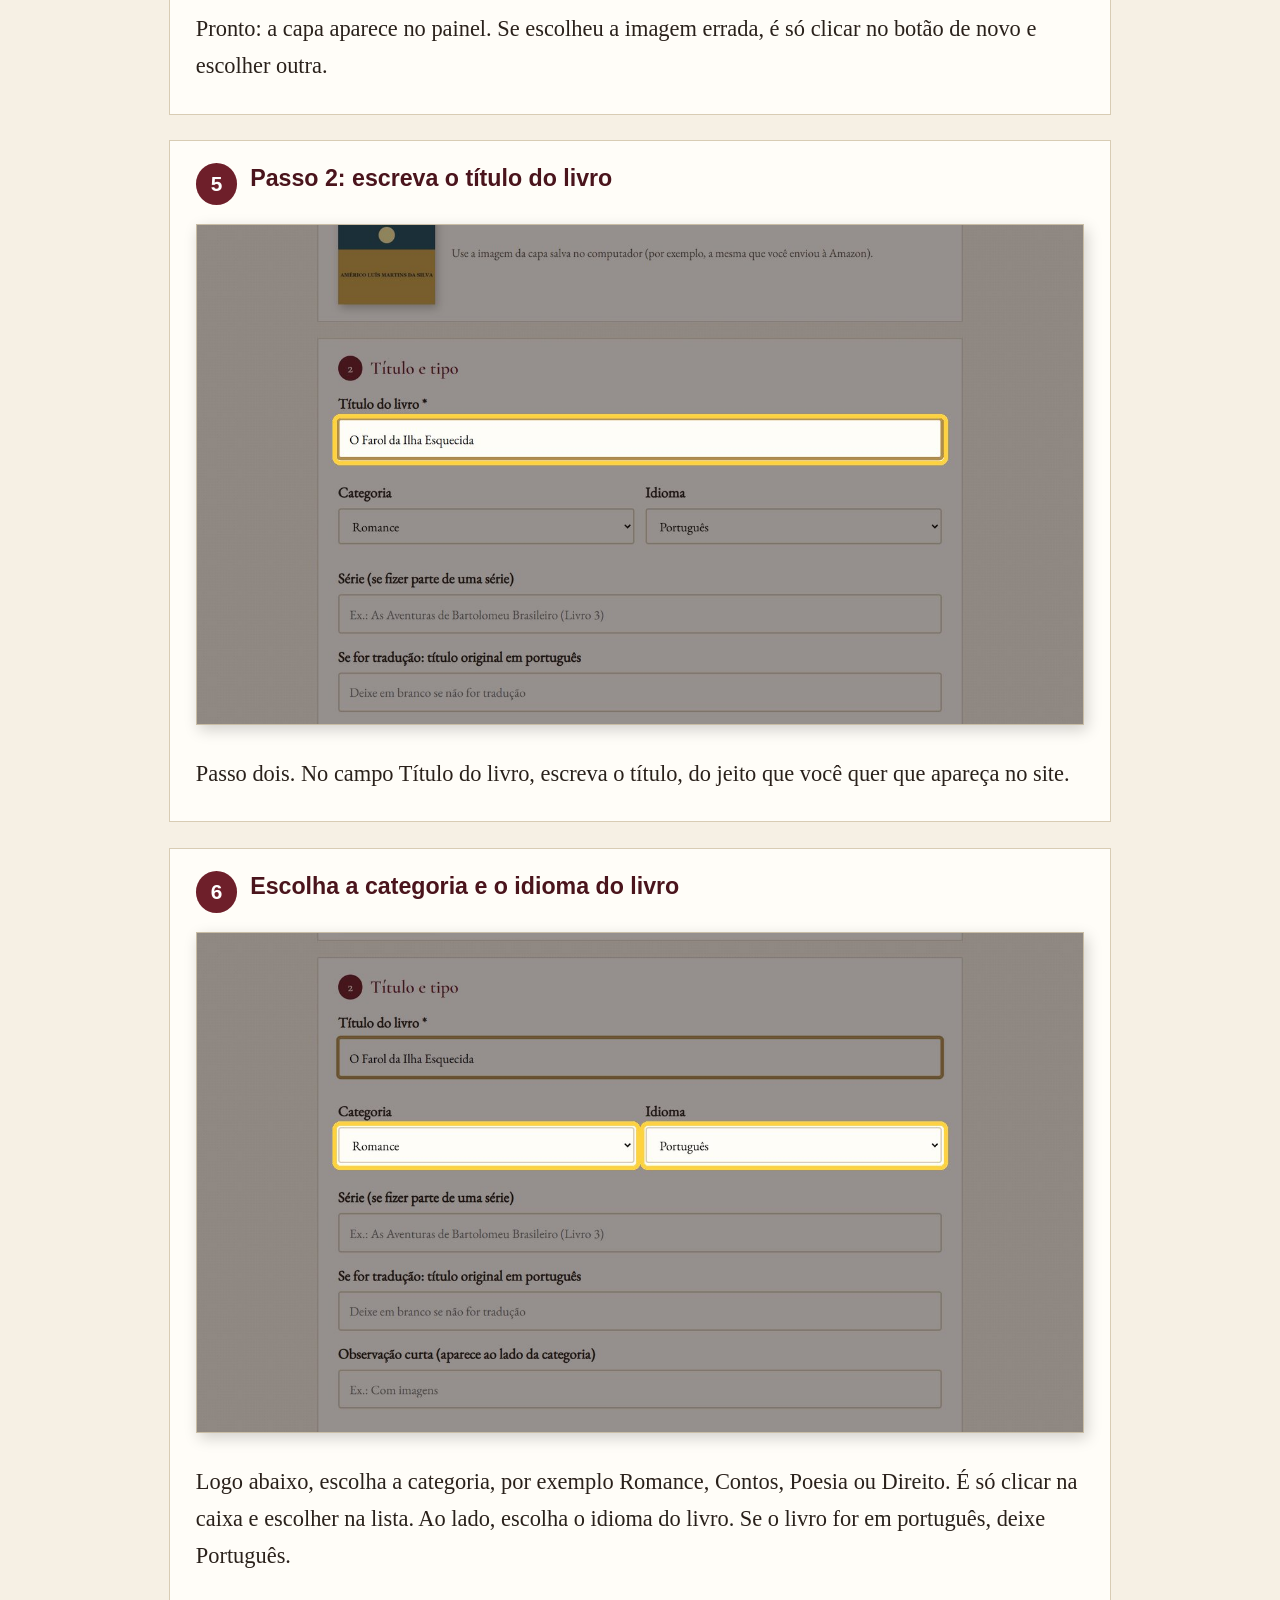
<file: guias/guia2.html>
<!doctype html><html lang="pt-BR"><head><meta charset="utf-8"><meta name="robots" content="noindex"><meta name="viewport" content="width=device-width,initial-scale=1">
<title>Guia 2 — Adicionar e editar livros no site</title><link rel="stylesheet" href="guia.css"></head><body>
<header class="capa"><div class="selo">GUIA 2</div><h1>Como adicionar e editar livros no site</h1><p>Olá, Américo! Neste guia, vou mostrar, com calma e passo a passo, como colocar um livro novo no seu site, como corrigir um livro que já está lá, como apagar um livro, e como organizar as categorias. Leia com calma, um passo de cada vez. E fique tranquilo: antes de qualquer mudança ir para o site, o painel sempre mostra como vai ficar, e só publica quando você confirmar.</p></header>
<main><div class="dica">Este guia tem as mesmas instruções do vídeo 2, para ler com calma e, se quiser, imprimir. As imagens com borda tracejada são <strong>animadas</strong>: elas mostram os passos em sequência. Endereço do painel: <code>americoluismartinsdasilva.github.io/painel.html</code></div>
<nav class="indice"><h2>Partes deste guia</h2><ol><li><a href="#parte-2">Parte 1: abrir o painel</a></li><li><a href="#parte-5">Parte 2: a chave de acesso</a></li><li><a href="#parte-15">Parte 3: adicionar um livro novo</a></li><li><a href="#parte-33">Parte 4: corrigir um livro</a></li><li><a href="#parte-40">Parte 5: apagar um livro</a></li><li><a href="#parte-44">Parte 6: categorias e botões</a></li></ol></nav>
<div class="passo"><h3>O que vamos ver</h3><ol class="lista"><li>Abrir o Painel do site.</li><li>Primeira vez: criar a chave de acesso (só uma vez).</li><li>Adicionar um livro novo.</li><li>Corrigir um livro.</li><li>Apagar um livro.</li><li>Categorias e botões.</li></ol></div>
<h2 class="parte" id="parte-2">Parte 1: abrir o painel</h2>
<div class="passo animacao"><h3><span class="num">1</span><span>Digite na barra de endereço: americoluismartinsdasilva.github.io/painel.html</span></h3><div class="rotulo">▶ IMAGEM ANIMADA</div><picture><source media="print" srcset="imagens/g2-abrir-impressao.jpg"><img src="imagens/g2-abrir.gif" alt="Digite na barra de endereço: americoluismartinsdasilva.github.io/painel.html"></picture><p class="so-pdf"><a class="ver-animado" href="https://americoluismartinsdasilva.github.io/guias/imagens/g2-abrir.gif">▶ Toque aqui para ver animado</a></p><p>Abra o navegador de internet. Clique na barra de endereço, lá em cima, e digite: <code>americoluismartinsdasilva.github.io/painel.html</code>. Tudo junto, sem espaços e sem acentos. Depois, aperte a tecla <kbd>Enter</kbd>. Vai abrir o Painel do site.</p></div>
<div class="passo"><h3><span class="num">2</span><span>Dica: aperte as teclas Ctrl e D juntas para guardar o painel nos Favoritos</span></h3><img src="imagens/guia2-04.jpg" alt="Dica: aperte as teclas Ctrl e D juntas para guardar o painel nos Favoritos"><p>Uma dica: com o painel aberto, aperte ao mesmo tempo as teclas <kbd>Ctrl</kbd> e <kbd>D</kbd>. Assim, o navegador guarda o painel nos seus Favoritos. Da próxima vez, é só clicar nele, sem precisar digitar o endereço.</p></div>
<h2 class="parte" id="parte-5">Parte 2: a chave de acesso</h2>
<p class="quem">Só na primeira vez · se quiser, peça ajuda ao André</p>
<div class="passo"><h3><span class="num">1</span><span>Na primeira vez, o painel pede uma “chave de acesso”</span></h3><img src="imagens/guia2-06.jpg" alt="Na primeira vez, o painel pede uma “chave de acesso”"><p>Na primeira vez que você abre o painel num computador, ele pede uma chave de acesso. A chave é como uma senha especial, que dá ao painel permissão para salvar as mudanças no seu site. Vamos criar essa chave no GitHub, com a sua conta.</p></div>
<div class="passo"><h3><span class="num">2</span><span>Entre no GitHub com o seu nome de usuário e a sua senha</span></h3><img src="imagens/guia2-07.jpg" alt="Entre no GitHub com o seu nome de usuário e a sua senha"><p>Abra uma nova aba no navegador e entre no GitHub, no endereço <code>github.com/login</code>. Escreva o seu nome de usuário e a sua senha, aqueles anotados no papel, e clique no botão verde Sign in, que quer dizer entrar.</p></div>
<div class="passo"><h3><span class="num">3</span><span>Agora abra: github.com/settings/tokens/new</span></h3><img src="imagens/guia2-08.jpg" alt="Agora abra: github.com/settings/tokens/new"><p>Agora, na barra de endereço, digite: <code>github.com/settings/tokens/new</code>. E aperte Enter. Vai abrir a página para criar uma chave nova. Em inglês, a chave se chama token.</p></div>
<div class="passo"><h3><span class="num">4</span><span>Em “Note”, escreva: Painel do site</span></h3><img src="imagens/guia2-09.jpg" alt="Em “Note”, escreva: Painel do site"><p>No campo Note, que quer dizer anotação, escreva: Painel do site. É só um nome, para você lembrar para que serve essa chave.</p></div>
<div class="passo"><h3><span class="num">5</span><span>Em “Expiration”, escolha “No expiration” (sem data para vencer)</span></h3><img src="imagens/guia2-10.jpg" alt="Em “Expiration”, escolha “No expiration” (sem data para vencer)"><p>Logo abaixo, em Expiration, que quer dizer validade, clique no botão e escolha a última opção: No expiration, que quer dizer sem data para vencer. Assim, a chave não para de funcionar sozinha.</p></div>
<div class="passo"><h3><span class="num">6</span><span>Marque somente a caixinha “public_repo”</span></h3><img src="imagens/guia2-11.jpg" alt="Marque somente a caixinha “public_repo”"><p>Agora, na lista de permissões, marque somente uma caixinha: a que está escrito <code>public_repo</code>. Ela fica logo abaixo da palavra repo, a terceira da lista. Não precisa marcar mais nada.</p></div>
<div class="passo"><h3><span class="num">7</span><span>Desça até o fim da página e clique em “Generate token” (gerar chave)</span></h3><img src="imagens/guia2-12.jpg" alt="Desça até o fim da página e clique em “Generate token” (gerar chave)"><p>Desça até o fim da página, girando a rodinha do mouse, e clique no botão verde Generate token, que quer dizer gerar a chave.</p></div>
<div class="passo"><h3><span class="num">8</span><span>Clique no botão de copiar, ao lado da chave</span></h3><img src="imagens/guia2-13.jpg" alt="Clique no botão de copiar, ao lado da chave"><p>A chave aparece numa caixa verde. Ela começa com as letras <code>ghp_</code>. Clique no botãozinho de copiar, ao lado dela. Atenção: o GitHub só mostra essa chave uma vez. Por isso, cole logo no painel, como mostra o próximo passo. Se fechar a página antes, não tem problema: é só criar outra chave, do mesmo jeito.</p></div>
<div class="passo animacao"><h3><span class="num">9</span><span>Volte ao painel, clique no campo, aperte Ctrl + V e clique em “Entrar”</span></h3><div class="rotulo">▶ IMAGEM ANIMADA</div><picture><source media="print" srcset="imagens/g2-chave-impressao.jpg"><img src="imagens/g2-chave.gif" alt="Volte ao painel, clique no campo, aperte Ctrl + V e clique em “Entrar”"></picture><p class="so-pdf"><a class="ver-animado" href="https://americoluismartinsdasilva.github.io/guias/imagens/g2-chave.gif">▶ Toque aqui para ver animado</a></p><p>Volte para a aba do painel. Clique dentro do campo Chave de acesso, e aperte ao mesmo tempo as teclas <kbd>Ctrl</kbd> e <kbd>V</kbd>, para colar a chave. Depois, clique no botão Entrar. Pronto! Neste computador, o painel não vai pedir a chave de novo.</p></div>
<h2 class="parte" id="parte-15">Parte 3: adicionar um livro novo</h2>
<div class="passo animacao"><div class="rotulo">▶ IMAGEM ANIMADA · resumo de como adicionar um livro</div><picture><source media="print" srcset="imagens/g2-adicionar-impressao.jpg"><img src="imagens/g2-adicionar.gif" alt="resumo de como adicionar um livro"></picture><p class="so-pdf"><a class="ver-animado" href="https://americoluismartinsdasilva.github.io/guias/imagens/g2-adicionar.gif">▶ Toque aqui para ver animado</a></p></div>
<div class="passo"><h3><span class="num">1</span><span>Clique em “Adicionar um livro novo”</span></h3><img src="imagens/guia2-16.jpg" alt="Clique em “Adicionar um livro novo”"><p>Esta é a tela inicial do painel, com três opções grandes. Para colocar um livro novo no site, clique na primeira: Adicionar um livro novo.</p></div>
<div class="passo"><h3><span class="num">2</span><span>Passo 1: clique em “Escolher a imagem da capa…”</span></h3><img src="imagens/guia2-17.jpg" alt="Passo 1: clique em “Escolher a imagem da capa…”"><p>Vai abrir um formulário, dividido em passos numerados. Só o título e a capa são obrigatórios. O resto, você preenche se souber. Passo um: a capa. Clique no botão Escolher a imagem da capa.</p></div>
<div class="passo"><h3><span class="num">3</span><span>Encontre a imagem da capa no computador, clique nela e depois em “Abrir”</span></h3><img src="imagens/guia2-18.jpg" alt="Encontre a imagem da capa no computador, clique nela e depois em “Abrir”"><p>Vai abrir uma janela do computador, para você escolher o arquivo. Procure a pasta onde está a imagem da capa, por exemplo, Imagens ou Downloads. Clique uma vez no arquivo da capa e, depois, no botão Abrir. Dica: pode ser a mesma imagem que você enviou para a Amazon.</p></div>
<div class="passo"><h3><span class="num">4</span><span>A capa aparece no painel</span></h3><img src="imagens/guia2-19.jpg" alt="A capa aparece no painel"><p>Pronto: a capa aparece no painel. Se escolheu a imagem errada, é só clicar no botão de novo e escolher outra.</p></div>
<div class="passo"><h3><span class="num">5</span><span>Passo 2: escreva o título do livro</span></h3><img src="imagens/guia2-20.jpg" alt="Passo 2: escreva o título do livro"><p>Passo dois. No campo Título do livro, escreva o título, do jeito que você quer que apareça no site.</p></div>
<div class="passo"><h3><span class="num">6</span><span>Escolha a categoria e o idioma do livro</span></h3><img src="imagens/guia2-21.jpg" alt="Escolha a categoria e o idioma do livro"><p>Logo abaixo, escolha a categoria, por exemplo Romance, Contos, Poesia ou Direito. É só clicar na caixa e escolher na lista. Ao lado, escolha o idioma do livro. Se o livro for em português, deixe Português.</p></div>
<div class="passo"><h3><span class="num">7</span><span>Se houver: série, título original (se for tradução) e uma observação curta</span></h3><img src="imagens/guia2-22.jpg" alt="Se houver: série, título original (se for tradução) e uma observação curta"><p>Os três campos seguintes só são usados quando precisar. Série: se o livro fizer parte de uma série, escreva o nome dela e o número do livro. Tradução: se o livro for uma tradução, escreva o título original em português. E observação curta: uma informação pequena, como Com imagens. Se não precisar, deixe em branco.</p></div>
<div class="passo"><h3><span class="num">8</span><span>Passo 3: escreva um resumo do livro</span></h3><img src="imagens/guia2-23.jpg" alt="Passo 3: escreva um resumo do livro"><p>Passo três: o resumo. Escreva algumas linhas contando do que se trata o livro. O leitor vê esse resumo quando clica na capa, no site.</p></div>
<div class="passo animacao"><h3><span class="num">9</span><span>Na Amazon, abra a página do livro e copie o endereço da barra (Ctrl + C)</span></h3><div class="rotulo">▶ IMAGEM ANIMADA</div><picture><source media="print" srcset="imagens/g2-amazon-impressao.jpg"><img src="imagens/g2-amazon.gif" alt="Na Amazon, abra a página do livro e copie o endereço da barra (Ctrl + C)"></picture><p class="so-pdf"><a class="ver-animado" href="https://americoluismartinsdasilva.github.io/guias/imagens/g2-amazon.gif">▶ Toque aqui para ver animado</a></p><p>Passo quatro: o link da Amazon. Numa outra aba, abra a página do seu livro na Amazon. Clique uma vez na barra de endereço, lá em cima: o endereço inteiro fica selecionado, em azul. Então, aperte ao mesmo tempo <kbd>Ctrl</kbd> e <kbd>C</kbd>, para copiar.</p></div>
<div class="passo"><h3><span class="num">10</span><span>Volte ao painel e cole o endereço no campo do e-book (Ctrl + V)</span></h3><img src="imagens/guia2-25.jpg" alt="Volte ao painel e cole o endereço no campo do e-book (Ctrl + V)"><p>Volte para o painel. Clique no campo Endereço do e-book na Amazon, e aperte <kbd>Ctrl</kbd> e <kbd>V</kbd>, para colar.</p></div>
<div class="passo"><h3><span class="num">11</span><span>Aparece em verde: “Código do livro encontrado” — está certo!</span></h3><img src="imagens/guia2-26.jpg" alt="Aparece em verde: “Código do livro encontrado” — está certo!"><p>O painel entende o endereço sozinho. Se aparecer a frase em verde, Código do livro encontrado, está tudo certo. Se o livro também tiver edição impressa, faça o mesmo no campo de baixo, com o endereço do livro impresso.</p></div>
<div class="passo"><h3><span class="num">12</span><span>Passo 5 (opcional): edição, ano, páginas e ISBN</span></h3><img src="imagens/guia2-27.jpg" alt="Passo 5 (opcional): edição, ano, páginas e ISBN"><p>Passo cinco, opcional: edição, ano, número de páginas e ISBN. Preencha se quiser. Logo abaixo, há duas caixinhas. A primeira, se o livro tiver capa dura. A segunda, para mostrar o livro na Estante de destaques, na página inicial do site.</p></div>
<div class="passo"><h3><span class="num">13</span><span>Clique em “Ver como vai ficar”</span></h3><img src="imagens/guia2-28.jpg" alt="Clique em “Ver como vai ficar”"><p>Quando terminar, clique no botão Ver como vai ficar, no fim da página. Calma: isso ainda não publica nada. É só uma prévia.</p></div>
<div class="passo"><h3><span class="num">14</span><span>Prévia: é assim que o livro vai aparecer quando o leitor clicar nele</span></h3><img src="imagens/guia2-29.jpg" alt="Prévia: é assim que o livro vai aparecer quando o leitor clicar nele"><p>Esta é a prévia. Aqui você vê o livro exatamente como vai aparecer no site, quando o leitor clicar na capa. Confira o título, a capa e o resumo.</p></div>
<div class="passo animacao"><h3><span class="num">15</span><span>Na aba “Página Conheça as obras”, veja o livro junto com os outros</span></h3><div class="rotulo">▶ IMAGEM ANIMADA</div><picture><source media="print" srcset="imagens/g2-previa-impressao.jpg"><img src="imagens/g2-previa.gif" alt="Na aba “Página Conheça as obras”, veja o livro junto com os outros"></picture><p class="so-pdf"><a class="ver-animado" href="https://americoluismartinsdasilva.github.io/guias/imagens/g2-previa.gif">▶ Toque aqui para ver animado</a></p><p>Clicando na aba Página Conheça as obras, você vê o livro no meio dos outros, com um contorno dourado. Os livros novos aparecem primeiro.</p></div>
<div class="passo"><h3><span class="num">16</span><span>Está tudo certo? “Confirmar e publicar”. Quer mudar algo? “Voltar e corrigir”</span></h3><img src="imagens/guia2-31.jpg" alt="Está tudo certo? “Confirmar e publicar”. Quer mudar algo? “Voltar e corrigir”"><p>Se estiver tudo certo, clique em Confirmar e publicar. Se quiser mudar alguma coisa, clique em Voltar e corrigir: o formulário volta, com tudo o que você já tinha preenchido.</p></div>
<div class="passo"><h3><span class="num">17</span><span>Pronto! Em 2 a 10 minutos o livro aparece no site</span></h3><img src="imagens/guia2-32.jpg" alt="Pronto! Em 2 a 10 minutos o livro aparece no site"><p>Pronto! O livro foi enviado para o site. Ele leva de dois a dez minutos para aparecer. Se você abrir o site e o livro ainda não estiver lá, espere um pouco e aperte a tecla <kbd>F5</kbd>, para recarregar a página. Para ver o site, clique em Ver o site.</p></div>
<h2 class="parte" id="parte-33">Parte 4: corrigir um livro</h2>
<div class="passo animacao"><div class="rotulo">▶ IMAGEM ANIMADA · resumo de como corrigir um livro</div><picture><source media="print" srcset="imagens/g2-editar-impressao.jpg"><img src="imagens/g2-editar.gif" alt="resumo de como corrigir um livro"></picture><p class="so-pdf"><a class="ver-animado" href="https://americoluismartinsdasilva.github.io/guias/imagens/g2-editar.gif">▶ Toque aqui para ver animado</a></p></div>
<div class="passo"><h3><span class="num">1</span><span>Na tela inicial, clique em “Editar ou apagar um livro”</span></h3><img src="imagens/guia2-34.jpg" alt="Na tela inicial, clique em “Editar ou apagar um livro”"><p>Na tela inicial do painel, clique na segunda opção: Editar ou apagar um livro.</p></div>
<div class="passo"><h3><span class="num">2</span><span>Aparece a lista de todos os livros</span></h3><img src="imagens/guia2-35.jpg" alt="Aparece a lista de todos os livros"><p>Aparece a lista de todos os livros do site, com a capa de cada um.</p></div>
<div class="passo"><h3><span class="num">3</span><span>Para achar mais rápido, digite parte do título na busca</span></h3><img src="imagens/guia2-36.jpg" alt="Para achar mais rápido, digite parte do título na busca"><p>Como são muitos livros, use a busca: clique no campo de cima e digite uma parte do título. A lista mostra só os livros que combinam.</p></div>
<div class="passo"><h3><span class="num">4</span><span>Clique em “Editar” ao lado do livro</span></h3><img src="imagens/guia2-37.jpg" alt="Clique em “Editar” ao lado do livro"><p>Ao lado do livro que você quer corrigir, clique no botão Editar.</p></div>
<div class="passo"><h3><span class="num">5</span><span>O formulário abre já preenchido com os dados do livro</span></h3><img src="imagens/guia2-38.jpg" alt="O formulário abre já preenchido com os dados do livro"><p>Abre o mesmo formulário de antes, já preenchido com os dados do livro.</p></div>
<div class="passo"><h3><span class="num">6</span><span>Mude só o que precisar. Depois: “Ver como vai ficar” e “Confirmar e publicar”</span></h3><img src="imagens/guia2-39.jpg" alt="Mude só o que precisar. Depois: “Ver como vai ficar” e “Confirmar e publicar”"><p>Mude só o que precisar. Por exemplo, o número de páginas. Para trocar a capa, use o botão Escolher a imagem da capa. Depois, faça igual a antes: clique em Ver como vai ficar, confira a prévia, e clique em Confirmar e publicar.</p></div>
<h2 class="parte" id="parte-40">Parte 5: apagar um livro</h2>
<div class="passo"><h3><span class="num">1</span><span>Na lista de livros, clique em “Apagar” ao lado do livro</span></h3><img src="imagens/guia2-41.jpg" alt="Na lista de livros, clique em “Apagar” ao lado do livro"><p>Para tirar um livro do site, abra a lista, em Editar ou apagar um livro, procure o livro e clique no botão Apagar, ao lado dele.</p></div>
<div class="passo"><h3><span class="num">2</span><span>O painel pergunta se você tem certeza e mostra a página sem o livro</span></h3><img src="imagens/guia2-42.jpg" alt="O painel pergunta se você tem certeza e mostra a página sem o livro"><p>O painel pergunta se você tem certeza, e mostra como a página de obras vai ficar sem esse livro. Nada é apagado ainda.</p></div>
<div class="passo"><h3><span class="num">3</span><span>Para apagar: “Confirmar e publicar”. Para desistir: “Voltar e corrigir”</span></h3><img src="imagens/guia2-43.jpg" alt="Para apagar: “Confirmar e publicar”. Para desistir: “Voltar e corrigir”"><p>Se quiser mesmo apagar, clique em Confirmar e publicar. Se mudou de ideia, clique em Voltar e corrigir, e nada acontece.</p></div>
<h2 class="parte" id="parte-44">Parte 6: categorias e botões</h2>
<div class="passo animacao"><div class="rotulo">▶ IMAGEM ANIMADA · resumo de categorias e botões</div><picture><source media="print" srcset="imagens/g2-categorias-impressao.jpg"><img src="imagens/g2-categorias.gif" alt="resumo de categorias e botões"></picture><p class="so-pdf"><a class="ver-animado" href="https://americoluismartinsdasilva.github.io/guias/imagens/g2-categorias.gif">▶ Toque aqui para ver animado</a></p></div>
<div class="passo"><h3><span class="num">1</span><span>Na tela inicial, clique em “Categorias e botões”</span></h3><img src="imagens/guia2-45.jpg" alt="Na tela inicial, clique em “Categorias e botões”"><p>Cada livro pertence a uma categoria, como Romance ou Direito. E, na página Conheça as obras, os botões de cima servem para o leitor filtrar os livros. Para mudar isso, na tela inicial do painel, clique na terceira opção: Categorias e botões.</p></div>
<div class="passo"><h3><span class="num">2</span><span>Aqui estão as categorias e quantos livros há em cada uma</span></h3><img src="imagens/guia2-46.jpg" alt="Aqui estão as categorias e quantos livros há em cada uma"><p>Aqui estão todas as categorias, e quantos livros há em cada uma.</p></div>
<div class="passo"><h3><span class="num">3</span><span>Para mudar o nome de uma categoria, é só escrever no campo</span></h3><img src="imagens/guia2-47.jpg" alt="Para mudar o nome de uma categoria, é só escrever no campo"><p>Para mudar o nome de uma categoria, clique no campo e escreva o nome novo.</p></div>
<div class="passo"><h3><span class="num">4</span><span>Para criar uma categoria: escreva o nome e clique em “Criar categoria”</span></h3><img src="imagens/guia2-48.jpg" alt="Para criar uma categoria: escreva o nome e clique em “Criar categoria”"><p>Para criar uma categoria nova, escreva o nome no campo de baixo, por exemplo Infantil, e clique em Criar categoria. Depois, quando você adicionar ou editar um livro, essa categoria aparece na lista.</p></div>
<div class="passo"><h3><span class="num">5</span><span>Mais abaixo, estão os botões da página “Conheça as obras”</span></h3><img src="imagens/guia2-49.jpg" alt="Mais abaixo, estão os botões da página “Conheça as obras”"><p>Mais abaixo ficam os botões da página Conheça as obras. Em cada botão, as caixinhas marcadas dizem quais categorias ele mostra. Por exemplo, o botão Literatura mostra os romances, os contos, as poesias e as crônicas.</p></div>
<div class="passo"><h3><span class="num">6</span><span>Para criar um botão: clique em “Criar botão” e escreva o nome dele</span></h3><img src="imagens/guia2-50.jpg" alt="Para criar um botão: clique em “Criar botão” e escreva o nome dele"><p>Para criar um botão novo, clique em Criar botão, lá embaixo, e escreva o nome dele. O quadradinho vinho, à esquerda, mostra como o botão vai aparecer.</p></div>
<div class="passo"><h3><span class="num">7</span><span>Marque as categorias que esse botão vai mostrar</span></h3><img src="imagens/guia2-51.jpg" alt="Marque as categorias que esse botão vai mostrar"><p>Depois, marque as caixinhas das categorias que esse botão vai mostrar.</p></div>
<div class="passo"><h3><span class="num">8</span><span>As setas mudam a ordem dos botões; “Apagar botão” tira o botão</span></h3><img src="imagens/guia2-52.jpg" alt="As setas mudam a ordem dos botões; “Apagar botão” tira o botão"><p>As setinhas mudam a ordem dos botões, para a esquerda ou para a direita. E o botão Apagar botão tira o botão da página. Isso não apaga nenhum livro.</p></div>
<div class="passo"><h3><span class="num">9</span><span>Clique em “Ver como vai ficar”, confira e depois em “Confirmar e publicar”</span></h3><img src="imagens/guia2-53.jpg" alt="Clique em “Ver como vai ficar”, confira e depois em “Confirmar e publicar”"><p>No fim, clique em Ver como vai ficar. A prévia mostra a página de obras com os botões novos. Confira e clique em Confirmar e publicar.</p></div>
<div class="passo"><h3>Se algo der errado</h3><ul class="lista"><li>“A chave de acesso não funcionou”: crie uma chave nova (Parte 2).</li><li>O livro não apareceu no site: espere 10 minutos e aperte F5.</li><li>“Não foi possível falar com o GitHub”: confira a internet e tente de novo.</li><li>Qualquer dúvida: ligue para o André.</li></ul></div>
<div class="passo"><h3><span class="num">10</span><span>“Ver o site” abre o seu site. “Sair” só se for um computador de outra pessoa</span></h3><img src="imagens/guia2-55.jpg" alt="“Ver o site” abre o seu site. “Sair” só se for um computador de outra pessoa"><p>Por último: no alto do painel, o botão Ver o site abre o seu site, para conferir. O botão Sair desliga o painel neste computador. Só use o Sair se estiver num computador de outra pessoa, porque depois o painel vai pedir a chave de novo.</p></div>
<div class="passo"><h3>Pronto, Américo!</h3><p>É isso, Américo! Agora você pode cuidar dos livros do seu site sozinho, sempre com a prévia antes de publicar. Bom trabalho, e boas histórias!</p></div></main><footer>Guia preparado para Américo Luís Martins da Silva · <a href="index.html">voltar ao início dos guias</a></footer></body></html>
</file>
<file: css/estilo.css>
/* Américo Luís Martins da Silva — estilo clássico literário */
:root {
  --papel: #f6f0e4;
  --papel-2: #ede4d1;
  --tinta: #2a211b;
  --tinta-suave: #5c4f44;
  --vinho: #6e1f2a;
  --vinho-escuro: #4a141c;
  --ouro: #b08d4a;
  --linha: #d8ccb4;
  --serif-titulo: "Cormorant Garamond", "Garamond", "Times New Roman", serif;
  --serif-texto: "EB Garamond", "Georgia", serif;
  --largura: 1120px;
}
* { box-sizing: border-box; }
html { scroll-behavior: smooth; }
body {
  margin: 0; background: var(--papel); color: var(--tinta);
  font-family: var(--serif-texto); font-size: 1.15rem; line-height: 1.65;
  background-image: radial-gradient(rgba(110,31,42,.035) 1px, transparent 1px);
  background-size: 4px 4px;
}
img { max-width: 100%; display: block; }
a { color: var(--vinho); }
a:hover { color: var(--vinho-escuro); }
h1, h2, h3 { font-family: var(--serif-titulo); font-weight: 600; line-height: 1.15; margin: 0 0 .5em; }
.container { max-width: var(--largura); margin: 0 auto; padding: 0 1.5rem; }

/* Cabeçalho */
.topo { background: var(--vinho-escuro); color: var(--papel); border-bottom: 3px solid var(--ouro); position: sticky; top: 0; z-index: 10; }
.topo .container { display: flex; align-items: center; justify-content: space-between; gap: 1rem; min-height: 68px; }
.marca { font-family: var(--serif-titulo); font-size: 1.45rem; letter-spacing: .04em; color: var(--papel); text-decoration: none; white-space: nowrap; }
.marca:hover { color: #fff; }
.marca small { display: block; font-size: .7rem; letter-spacing: .25em; text-transform: uppercase; color: var(--ouro); margin-top: -2px; }
.menu { display: flex; gap: 1.6rem; list-style: none; margin: 0; padding: 0; }
.menu a { color: var(--papel); text-decoration: none; font-size: 1rem; letter-spacing: .08em; text-transform: uppercase; padding: .3rem 0; border-bottom: 1px solid transparent; }
.menu a:hover, .menu a[aria-current="page"] { border-bottom-color: var(--ouro); color: #fff; }
.menu-botao { display: none; background: none; border: 1px solid var(--ouro); color: var(--papel); font: inherit; padding: .3rem .7rem; cursor: pointer; }

/* Herói */
.heroi { padding: 5rem 0 4rem; border-bottom: 1px solid var(--linha); }
.heroi .container { display: grid; grid-template-columns: 1.3fr 1fr; gap: 3.5rem; align-items: center; }
.sobretitulo { font-size: .85rem; letter-spacing: .3em; text-transform: uppercase; color: var(--ouro); margin-bottom: 1rem; }
.heroi h1 { font-size: clamp(2.6rem, 5vw, 4.2rem); color: var(--vinho-escuro); }
.heroi .lema { font-family: var(--serif-titulo); font-style: italic; font-size: 1.55rem; color: var(--tinta-suave); margin-bottom: 1.8rem; }
.ornamento { color: var(--ouro); font-size: 1.4rem; letter-spacing: .6em; margin: 1rem 0; }
.retrato { position: relative; justify-self: center; max-width: 340px; }
.retrato img { border: 10px solid #fff; box-shadow: 0 18px 40px rgba(42,33,27,.25); transform: rotate(1.5deg); }
.retrato::before { content: ""; position: absolute; inset: -14px 14px 14px -14px; border: 1px solid var(--ouro); }

.botao { display: inline-block; background: var(--vinho); color: var(--papel); text-decoration: none; padding: .75rem 1.6rem; letter-spacing: .1em; text-transform: uppercase; font-size: .9rem; border: 1px solid var(--vinho); transition: background .2s; }
.botao:hover { background: var(--vinho-escuro); color: #fff; }
.botao.vazado { background: transparent; color: var(--vinho); margin-left: .6rem; }
.botao.vazado:hover { background: var(--vinho); color: var(--papel); }

/* Números */
.numeros { background: var(--papel-2); border-bottom: 1px solid var(--linha); }
.numeros .container { display: grid; grid-template-columns: repeat(4, 1fr); text-align: center; padding: 2.2rem 1.5rem; }
.numeros strong { display: block; font-family: var(--serif-titulo); font-size: 2.8rem; color: var(--vinho); line-height: 1; }
.numeros span { font-size: .9rem; letter-spacing: .12em; text-transform: uppercase; color: var(--tinta-suave); }

/* Seções */
.secao { padding: 4.5rem 0; }
.secao-titulo { text-align: center; margin-bottom: 2.8rem; }
.secao-titulo h2 { font-size: 2.6rem; color: var(--vinho-escuro); }
.secao-titulo p { color: var(--tinta-suave); font-style: italic; margin: 0; }
.secao-titulo::after { content: "❦"; display: block; color: var(--ouro); font-size: 1.5rem; margin-top: .4rem; }

/* Estante de livros */
.estante { display: grid; grid-template-columns: repeat(auto-fill, minmax(190px, 1fr)); gap: 2.4rem 1.8rem; }
.livro { background: none; border: 0; padding: 0; text-align: left; cursor: pointer; font: inherit; color: inherit; }
.livro .capa { aspect-ratio: 2/3; background: var(--papel-2); overflow: hidden; box-shadow: 4px 6px 16px rgba(42,33,27,.22); transition: transform .25s, box-shadow .25s; border-left: 4px solid rgba(0,0,0,.12); }
.livro .capa img { width: 100%; height: 100%; object-fit: cover; }
.livro:hover .capa, .livro:focus-visible .capa { transform: translateY(-6px) rotate(-1deg); box-shadow: 8px 14px 26px rgba(42,33,27,.3); }
.livro h3 { font-size: 1.15rem; margin: .9rem 0 .2rem; }
.livro .meta { font-size: .85rem; color: var(--tinta-suave); letter-spacing: .05em; }

/* Filtros */
.filtros { display: flex; flex-wrap: wrap; justify-content: center; gap: .6rem; margin-bottom: 2.5rem; }
.filtros button { font: inherit; font-size: .95rem; background: transparent; border: 1px solid var(--linha); color: var(--tinta); padding: .4rem 1rem; cursor: pointer; border-radius: 2px; }
.filtros button[aria-pressed="true"] { background: var(--vinho); border-color: var(--vinho); color: var(--papel); }
.busca { display: block; margin: 0 auto 1.5rem; width: min(420px, 100%); font: inherit; padding: .6rem 1rem; border: 1px solid var(--linha); background: #fffdf8; }

/* Janela do livro */
dialog.ficha { border: 0; padding: 0; max-width: 820px; width: calc(100% - 2rem); background: var(--papel); box-shadow: 0 30px 80px rgba(0,0,0,.4); }
dialog.ficha::backdrop { background: rgba(42,20,25,.6); }
.ficha-corpo { display: grid; grid-template-columns: 240px 1fr; gap: 2rem; padding: 2.2rem; }
.ficha-corpo img { box-shadow: 4px 6px 16px rgba(42,33,27,.25); }
.ficha h2 { font-size: 2rem; color: var(--vinho-escuro); }
.ficha .serie { font-style: italic; color: var(--tinta-suave); margin-bottom: .8rem; }
.ficha .isbn { font-size: .85rem; color: var(--tinta-suave); margin: 1rem 0 1.4rem; }
.ficha-fechar { position: absolute; top: .6rem; right: .8rem; background: none; border: 0; font-size: 2rem; color: var(--tinta-suave); cursor: pointer; line-height: 1; }

/* Texto corrido */
.texto { max-width: 760px; margin: 0 auto; }
.texto p:first-of-type::first-letter { font-family: var(--serif-titulo); float: left; font-size: 4.2rem; line-height: .85; padding: .3rem .5rem 0 0; color: var(--vinho); }
.bio-grade { display: grid; grid-template-columns: 300px 1fr; gap: 3rem; align-items: start; }
.bio-grade .retrato { position: sticky; top: 100px; }
.lista-docencia { list-style: none; padding: 0; }
.lista-docencia li { padding: .6rem 0 .6rem 1.6rem; border-bottom: 1px dotted var(--linha); position: relative; }
.lista-docencia li::before { content: "§"; position: absolute; left: 0; color: var(--ouro); }

/* Artigos */
.artigos { counter-reset: art; list-style: none; padding: 0; max-width: 860px; margin: 0 auto 3rem; }
.artigos li { counter-increment: art; padding: 1rem 0 1rem 3.2rem; border-bottom: 1px solid var(--linha); position: relative; }
.artigos li::before { content: counter(art, upper-roman); position: absolute; left: 0; top: 1rem; font-family: var(--serif-titulo); color: var(--ouro); font-size: 1.2rem; width: 2.6rem; text-align: right; }
.artigos strong { font-family: var(--serif-titulo); font-size: 1.25rem; }
.artigos span { display: block; font-size: .95rem; color: var(--tinta-suave); }
.subtitulo { font-family: var(--serif-titulo); font-size: 1.8rem; color: var(--vinho); text-align: center; margin: 3rem 0 1.5rem; }

/* Contato */
.contato-cartao { max-width: 640px; margin: 0 auto; background: #fffdf8; border: 1px solid var(--linha); padding: 3rem; text-align: center; box-shadow: 0 10px 30px rgba(42,33,27,.08); position: relative; }
.contato-cartao::before { content: ""; position: absolute; inset: 10px; border: 1px solid var(--ouro); pointer-events: none; }
.contato-cartao dl { margin: 2rem 0; }
.contato-cartao dt { font-size: .8rem; letter-spacing: .25em; text-transform: uppercase; color: var(--ouro); margin-top: 1.2rem; }
.contato-cartao dd { margin: .2rem 0 0; font-size: 1.3rem; }

/* Citação */
.citacao { background: var(--vinho-escuro); color: var(--papel); text-align: center; padding: 4rem 1.5rem; }
.citacao blockquote { font-family: var(--serif-titulo); font-style: italic; font-size: clamp(1.5rem, 3vw, 2.2rem); max-width: 820px; margin: 0 auto; line-height: 1.35; }
.citacao cite { display: block; margin-top: 1rem; font-style: normal; letter-spacing: .2em; text-transform: uppercase; font-size: .85rem; color: var(--ouro); }

/* Rodapé */
.rodape { background: var(--tinta); color: #cfc3ad; padding: 2.5rem 0; font-size: .95rem; text-align: center; }
.rodape a { color: var(--ouro); }
.rodape .marca { font-size: 1.3rem; display: inline-block; margin-bottom: .6rem; }

/* Responsivo */
@media (max-width: 860px) {
  .heroi .container, .bio-grade, .ficha-corpo { grid-template-columns: 1fr; }
  .heroi { padding: 3rem 0; text-align: center; }
  .retrato { max-width: 260px; }
  .bio-grade .retrato { position: static; margin: 0 auto; }
  .ficha-corpo img { max-width: 200px; margin: 0 auto; }
  .numeros .container { grid-template-columns: repeat(2, 1fr); gap: 1.5rem; }
  .menu-botao { display: block; }
  .menu { display: none; position: absolute; top: 100%; left: 0; right: 0; flex-direction: column; gap: 0; background: var(--vinho-escuro); border-bottom: 3px solid var(--ouro); }
  .menu.aberto { display: flex; }
  .menu a { display: block; padding: .9rem 1.5rem; }
  .estante { grid-template-columns: repeat(auto-fill, minmax(140px, 1fr)); gap: 1.8rem 1.2rem; }
  .botao.vazado { margin: .8rem 0 0; }
}
@media (prefers-reduced-motion: reduce) { * { transition: none !important; scroll-behavior: auto !important; } }

/* Bibliografia completa */
.biblio { max-width: 900px; margin: 0 auto 2.5rem; padding-left: 2.6rem; }
.biblio li { padding: .9rem 0 .9rem .4rem; border-bottom: 1px solid var(--linha); font-size: 1.02rem; text-align: justify; hyphens: auto; }
.biblio li::marker { font-family: var(--serif-titulo); color: var(--ouro); font-weight: 600; }
.biblio strong { font-family: var(--serif-titulo); font-size: 1.12rem; color: var(--vinho-escuro); }
.categoria { text-align: center; font-size: 1.3rem; letter-spacing: .15em; text-transform: uppercase; color: var(--ouro); margin: 2rem 0 .8rem; }
@media (max-width: 860px) { .biblio { padding-left: 1.6rem; } .biblio li { text-align: left; } }

/* Biografia completa */
.epigrafe { font-family: var(--serif-titulo); font-style: italic; font-size: 1.3rem; color: var(--tinta-suave); border-left: 3px solid var(--ouro); padding-left: 1.2rem; }
.texto p.epigrafe::first-letter { all: unset; }
.nome-nasc { font-weight: 600; margin-top: 1.5rem; }
h2.bio-sec { font-size: 1.5rem; color: var(--vinho); margin: 2.4rem 0 .6rem; border-bottom: 1px solid var(--linha); padding-bottom: .3rem; }
h3.bio-sec { font-size: 1.15rem; letter-spacing: .08em; color: var(--ouro); margin: 1.6rem 0 .4rem; }
.bio-lista { padding-left: 2rem; margin: 0 0 1rem; max-width: none; }
.bio-lista strong { font-size: 1.02rem; }
.visite { margin-top: 2rem; }
.bio-grade .texto p::first-letter { all: unset; }

/* Filtro de idiomas e contador */
.filtros.idiomas { margin-top: -1.6rem; }
.filtros.idiomas button { font-size: .85rem; padding: .3rem .8rem; }
.contador { text-align: center; color: var(--tinta-suave); font-style: italic; margin: -1.2rem 0 2rem; }
.ficha .botao { margin-top: .4rem; }
.ficha .botao.vazado { margin-left: .4rem; }

/* Três acessos da página inicial */
.acessos { background: var(--vinho-escuro); padding: 3rem 0; border-top: 3px solid var(--ouro); }
.acessos .container { display: grid; grid-template-columns: repeat(3, 1fr); gap: 1.5rem; }
.acesso { display: block; text-decoration: none; color: var(--papel); border: 1px solid rgba(176,141,74,.6); padding: 2rem 1.6rem; text-align: center; transition: background .2s, transform .2s; }
.acesso:hover, .acesso:focus-visible { background: rgba(255,255,255,.06); transform: translateY(-4px); color: #fff; }
.acesso-num { display: block; font-family: var(--serif-titulo); color: var(--ouro); font-size: 1.4rem; letter-spacing: .2em; }
.acesso strong { display: block; font-family: var(--serif-titulo); font-size: 1.9rem; font-weight: 600; margin: .4rem 0 .6rem; text-transform: uppercase; letter-spacing: .06em; }
.acesso span:last-child { font-size: .98rem; color: #e6d9c2; }
@media (max-width: 860px) { .acessos .container { grid-template-columns: 1fr; } }

/* Cartão destacado na prévia do painel */
.livro.destacado .capa { outline: 4px solid var(--ouro); outline-offset: 6px; }
</file>
<file: guias/guia.css>
:root{--papel:#f6f0e4;--vinho:#6e1f2a;--vinho-e:#4a141c;--ouro:#b08d4a;--tinta:#2a211b}
*{box-sizing:border-box}
body{margin:0;background:var(--papel);color:var(--tinta);font-family:Georgia,'EB Garamond',serif;font-size:1.4rem;line-height:1.65}
header.capa{background:var(--vinho-e);color:var(--papel);text-align:center;padding:3rem 1.5rem 2.5rem;border-bottom:5px solid var(--ouro)}
header.capa .selo{color:var(--ouro);letter-spacing:.25em;font-family:'Segoe UI',sans-serif;font-weight:700;font-size:1rem}
header.capa h1{font-size:2.6rem;margin:.4rem 0}
header.capa p{font-size:1.3rem;color:#e6d9c2;max-width:820px;margin:.6rem auto 0}
main{max-width:980px;margin:0 auto;padding:1.5rem 1.2rem 4rem}
nav.indice{background:#fffdf8;border:1px solid #d8ccb4;padding:1.2rem 1.6rem;margin:1.5rem 0}
nav.indice h2{margin:0 0 .4rem;font-size:1.5rem;color:var(--vinho)}
nav.indice a{color:var(--vinho)}
h2.parte{background:var(--vinho);color:var(--papel);padding:.8rem 1.2rem;margin:3rem 0 .5rem;font-size:1.7rem;border-left:10px solid var(--ouro)}
p.quem{font-style:italic;color:#5c4f44;margin:.2rem 0 1rem}
.passo{background:#fffdf8;border:1px solid #d8ccb4;margin:1.6rem 0;padding:1.4rem 1.6rem;break-inside:avoid;page-break-inside:avoid}
.passo h3{display:flex;gap:.8rem;align-items:flex-start;margin:0 0 .8rem;font-size:1.45rem;color:var(--vinho-e);font-family:'Segoe UI',sans-serif;font-weight:700;line-height:1.35}
.num{flex:none;display:inline-grid;place-items:center;width:2.6rem;height:2.6rem;border-radius:50%;background:var(--vinho);color:#fff;font-size:1.3rem}
.passo img{width:100%;border:1px solid #c9bda5;box-shadow:3px 5px 14px rgba(0,0,0,.18);margin:.4rem 0 .8rem}
.passo p{margin:.4rem 0}
.animacao{border:3px dashed var(--ouro);background:#fff8e6}
.animacao .rotulo{font-family:'Segoe UI',sans-serif;font-weight:700;color:var(--vinho);font-size:1.05rem;letter-spacing:.06em}
ol.lista,ul.lista{padding-left:1.6rem}
ol.lista li,ul.lista li{margin:.5rem 0}
code{background:#efe6d3;padding:.05em .35em;border-radius:4px;font-family:Consolas,monospace;font-size:.92em;word-break:break-all}
kbd{display:inline-block;border:2px solid #9c8f78;border-bottom-width:4px;border-radius:6px;padding:0 .4em;background:#fff;font-family:'Segoe UI',sans-serif;font-size:.9em}
.dica{background:#eef6ee;border-left:6px solid #2d6a2d;padding:.8rem 1.1rem;margin:1rem 0}
footer{text-align:center;color:#5c4f44;font-size:1.05rem;padding:2rem}
.so-pdf{display:none}
@media print{.so-pdf{display:block;text-align:center;margin:.2rem 0 .6rem}.ver-animado{display:inline-block;background:#6e1f2a;color:#fff;text-decoration:none;font-family:"Segoe UI",sans-serif;font-weight:700;padding:.45rem 1.2rem;border-radius:8px}body{font-size:12.5pt}.passo{padding:.8rem 1rem;margin:.8rem 0}.passo img{max-height:88mm;width:auto;max-width:100%;display:block;margin:.3rem auto .5rem}.animacao img{max-height:150mm}.passo h3{font-size:14pt}header.capa{padding:1.5rem}.passo{box-shadow:none}h2.parte{page-break-before:always}h2.parte:first-of-type{page-break-before:auto}nav.indice{page-break-after:always}}
</file>
<file: css/painel.css>
/* Painel do site: letras grandes, botões grandes, poucas opções por tela. */
[hidden] { display: none !important; }
body.painel { font-size: 1.3rem; }
.painel .topo { position: static; }
.topo-acoes { display: flex; gap: 1.2rem; align-items: center; }
.topo-acoes a, .topo-acoes button { color: var(--papel); font: inherit; font-size: 1rem; background: none; border: 1px solid var(--ouro); padding: .35rem .9rem; cursor: pointer; text-decoration: none; }
.painel-main { padding-top: 2.5rem; padding-bottom: 5rem; max-width: 980px; }
.painel h1 { font-size: 2.6rem; color: var(--vinho-escuro); }
.painel h2 { font-size: 1.6rem; color: var(--vinho); display: flex; align-items: center; gap: .7rem; }
.painel .num { display: inline-grid; place-items: center; width: 2.2rem; height: 2.2rem; border-radius: 50%; background: var(--vinho); color: var(--papel); font-size: 1.2rem; }
.grande { font-size: 1.35rem; }
.ajuda { color: var(--tinta-suave); font-size: 1.05rem; }
.ajuda.codigo.ok { color: #2d6a2d; font-weight: 600; }
.ajuda.codigo.erro, .aviso.erro { color: #8a1c1c; }
.botao.grande { font-size: 1.15rem; padding: 1rem 2rem; }
.botao.pequeno { font-size: .85rem; padding: .35rem .7rem; }
.botao.perigo { color: #8a1c1c; border-color: #8a1c1c; }
.botao.perigo:hover { background: #8a1c1c; color: #fff; }
.botao[disabled] { opacity: .35; cursor: default; }
.botao { cursor: pointer; font-family: inherit; }

.aviso { padding: 1rem 1.3rem; border-left: 6px solid var(--ouro); background: #fffdf6; margin-bottom: 1.5rem; font-size: 1.15rem; }
.aviso.erro { border-color: #8a1c1c; background: #fff3f1; }
.aviso.ok { border-color: #2d6a2d; background: #f1faf0; color: #1f4d1f; }

.campo { display: block; margin: 1rem 0; }
.campo > span { display: block; font-weight: 600; margin-bottom: .35rem; }
.campo input, .campo select, .campo textarea, .linha-nova input, .linha-cat input {
  width: 100%; font: inherit; font-size: 1.15rem; padding: .7rem .9rem; border: 2px solid var(--linha); background: #fffdf8; border-radius: 4px;
}
.campo input:focus, .campo select:focus, .campo textarea:focus, .linha-cat input:focus, .linha-nova input:focus { outline: 3px solid var(--ouro); border-color: var(--ouro); }
.duas { display: grid; grid-template-columns: 1fr 1fr; gap: 1rem; }
.quatro { display: grid; grid-template-columns: repeat(4, 1fr); gap: 1rem; }
.marcar { display: flex; align-items: center; gap: .6rem; margin: .6rem 0; cursor: pointer; }
.marcar input { width: 1.4rem; height: 1.4rem; }
.passo { background: #fffdf8; border: 1px solid var(--linha); padding: 1.5rem 1.8rem; margin: 1.5rem 0; }
.acoes-fim { display: flex; flex-wrap: wrap; gap: 1rem; margin-top: 2rem; }

.capa-escolha { display: flex; gap: 1.5rem; align-items: center; }
.capa-escolha img { width: 140px; box-shadow: 3px 5px 12px rgba(0,0,0,.25); }
.arquivo { position: relative; overflow: hidden; }
.arquivo input { position: absolute; inset: 0; opacity: 0; cursor: pointer; }

.menu-grande { display: grid; gap: 1.2rem; margin-top: 1.5rem; }
.opcao { display: grid; grid-template-columns: 4.5rem 1fr; grid-template-rows: auto auto; text-align: left; background: #fffdf8; border: 2px solid var(--linha); padding: 1.4rem 1.6rem; cursor: pointer; font: inherit; color: inherit; transition: border-color .2s, transform .2s; }
.opcao:hover, .opcao:focus-visible { border-color: var(--vinho); transform: translateY(-2px); }
.opcao .icone { grid-row: 1 / 3; font-size: 2.6rem; color: var(--vinho); align-self: center; }
.opcao strong { font-family: var(--serif-titulo); font-size: 1.8rem; color: var(--vinho-escuro); }
.opcao span:last-child { color: var(--tinta-suave); font-size: 1.1rem; }

.voltar { background: none; border: 0; color: var(--vinho); font: inherit; font-size: 1.1rem; cursor: pointer; padding: 0; margin-bottom: 1rem; text-decoration: underline; }
.lista-livros { display: grid; gap: .8rem; }
.item-livro { display: grid; grid-template-columns: 60px 1fr auto auto; gap: 1rem; align-items: center; background: #fffdf8; border: 1px solid var(--linha); padding: .7rem 1rem; }
.item-livro img { width: 60px; height: 90px; object-fit: cover; }
.item-texto strong { display: block; font-size: 1.1rem; }
.item-texto span { color: var(--tinta-suave); font-size: .95rem; }

.lista-cats { display: grid; gap: .6rem; }
.linha-cat { display: flex; gap: .8rem; align-items: center; }
.linha-cat input { max-width: 420px; }
.linha-nova { display: flex; gap: .8rem; margin-top: 1rem; }
.cartao-botao { border: 1px dashed var(--linha); padding: 1rem; margin: 1rem 0; }
.cats-do-botao { display: flex; flex-wrap: wrap; gap: .2rem 1.4rem; margin-top: .6rem; }
.cats-do-botao > span { width: 100%; font-weight: 600; }
.filtro-amostra { background: var(--vinho); color: var(--papel); padding: .35rem 1rem; font-size: .95rem; white-space: nowrap; }

.abas { display: flex; gap: .5rem; margin: 1rem 0 0; }
.abas button { font: inherit; font-size: 1.05rem; padding: .7rem 1.3rem; border: 2px solid var(--linha); border-bottom: 0; background: var(--papel-2); cursor: pointer; }
.abas button[aria-pressed="true"] { background: var(--vinho); color: var(--papel); border-color: var(--vinho); }
#previa-frame { width: 100%; height: 75vh; border: 3px solid var(--vinho); background: #fff; }

.carregando { position: fixed; inset: 0; background: rgba(246,240,228,.92); display: grid; place-content: center; text-align: center; z-index: 50; font-size: 1.4rem; }
.roda { width: 64px; height: 64px; margin: 0 auto 1rem; border: 6px solid var(--linha); border-top-color: var(--vinho); border-radius: 50%; animation: gira 1s linear infinite; }
@keyframes gira { to { transform: rotate(360deg); } }

@media (max-width: 760px) {
  .duas, .quatro { grid-template-columns: 1fr; }
  .item-livro { grid-template-columns: 50px 1fr; }
  .item-livro .botao { grid-column: span 1; }
  .linha-cat { flex-wrap: wrap; }
}
</file>
